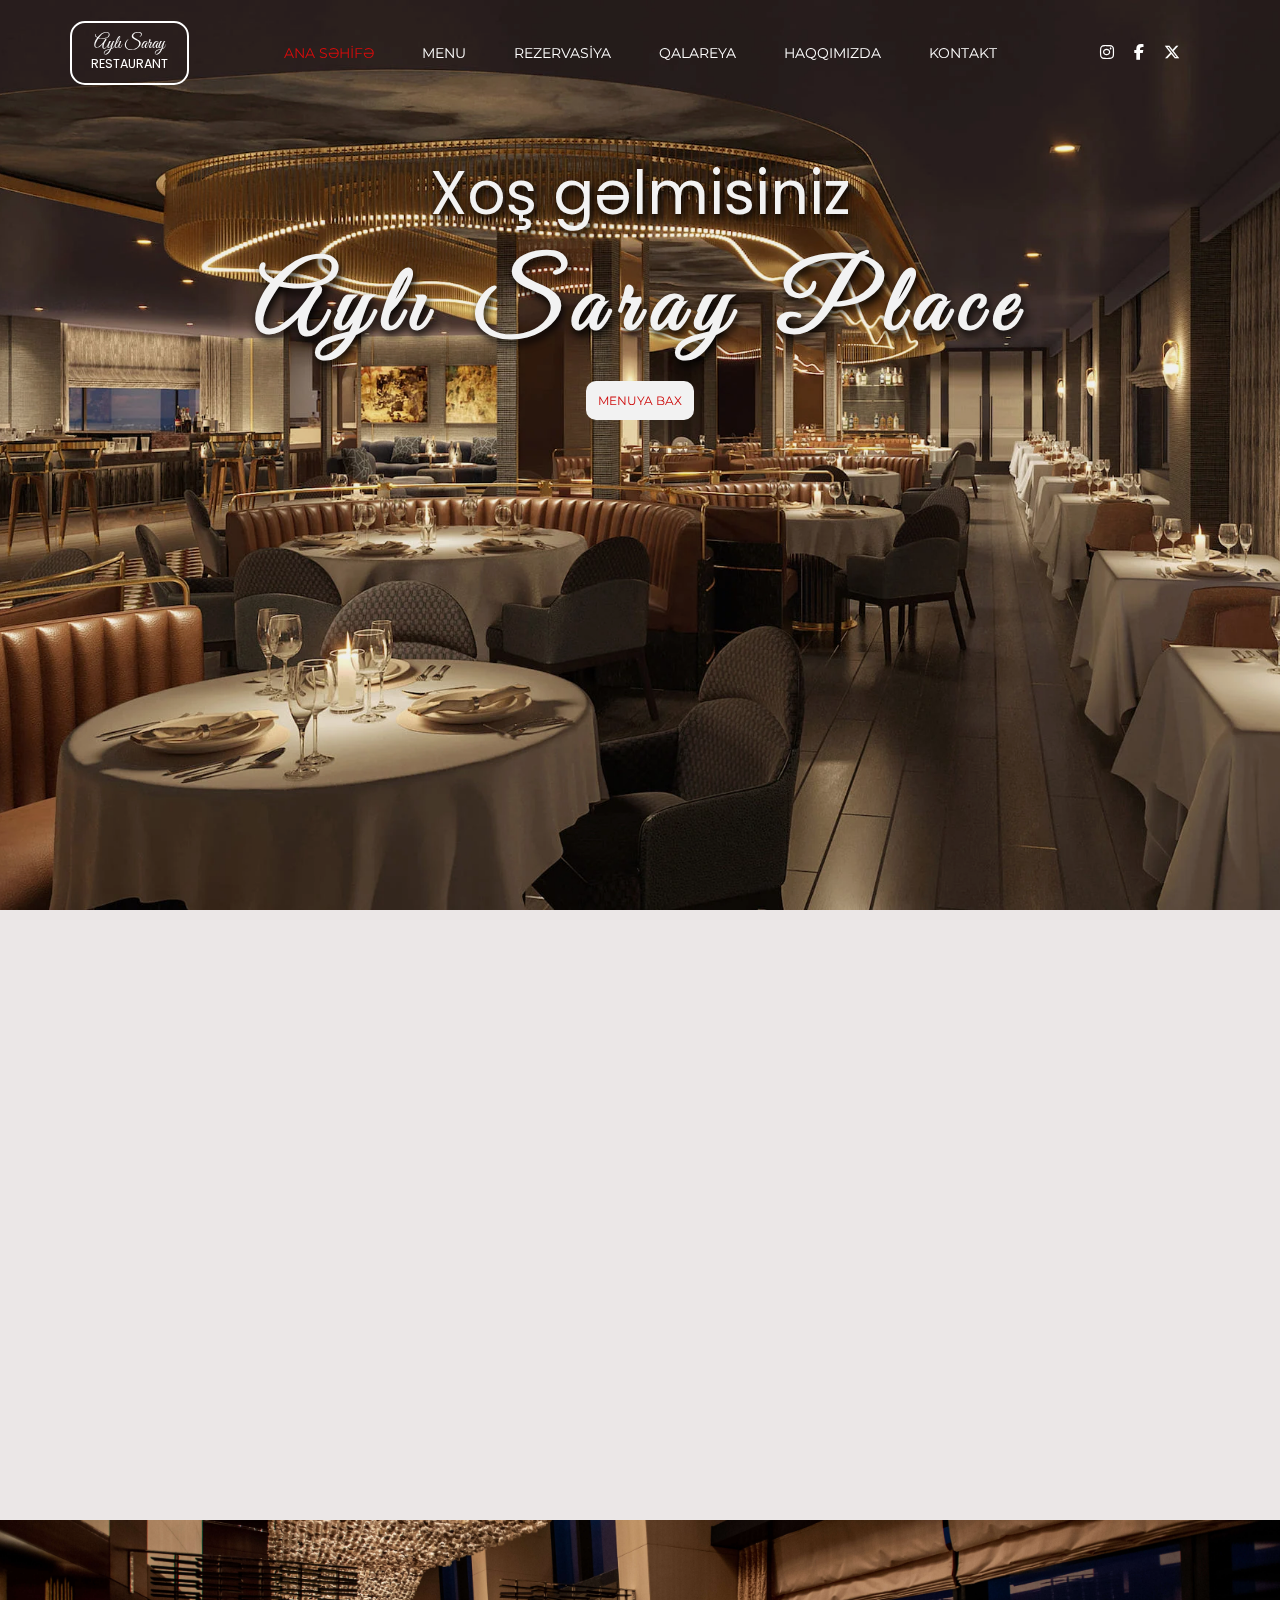
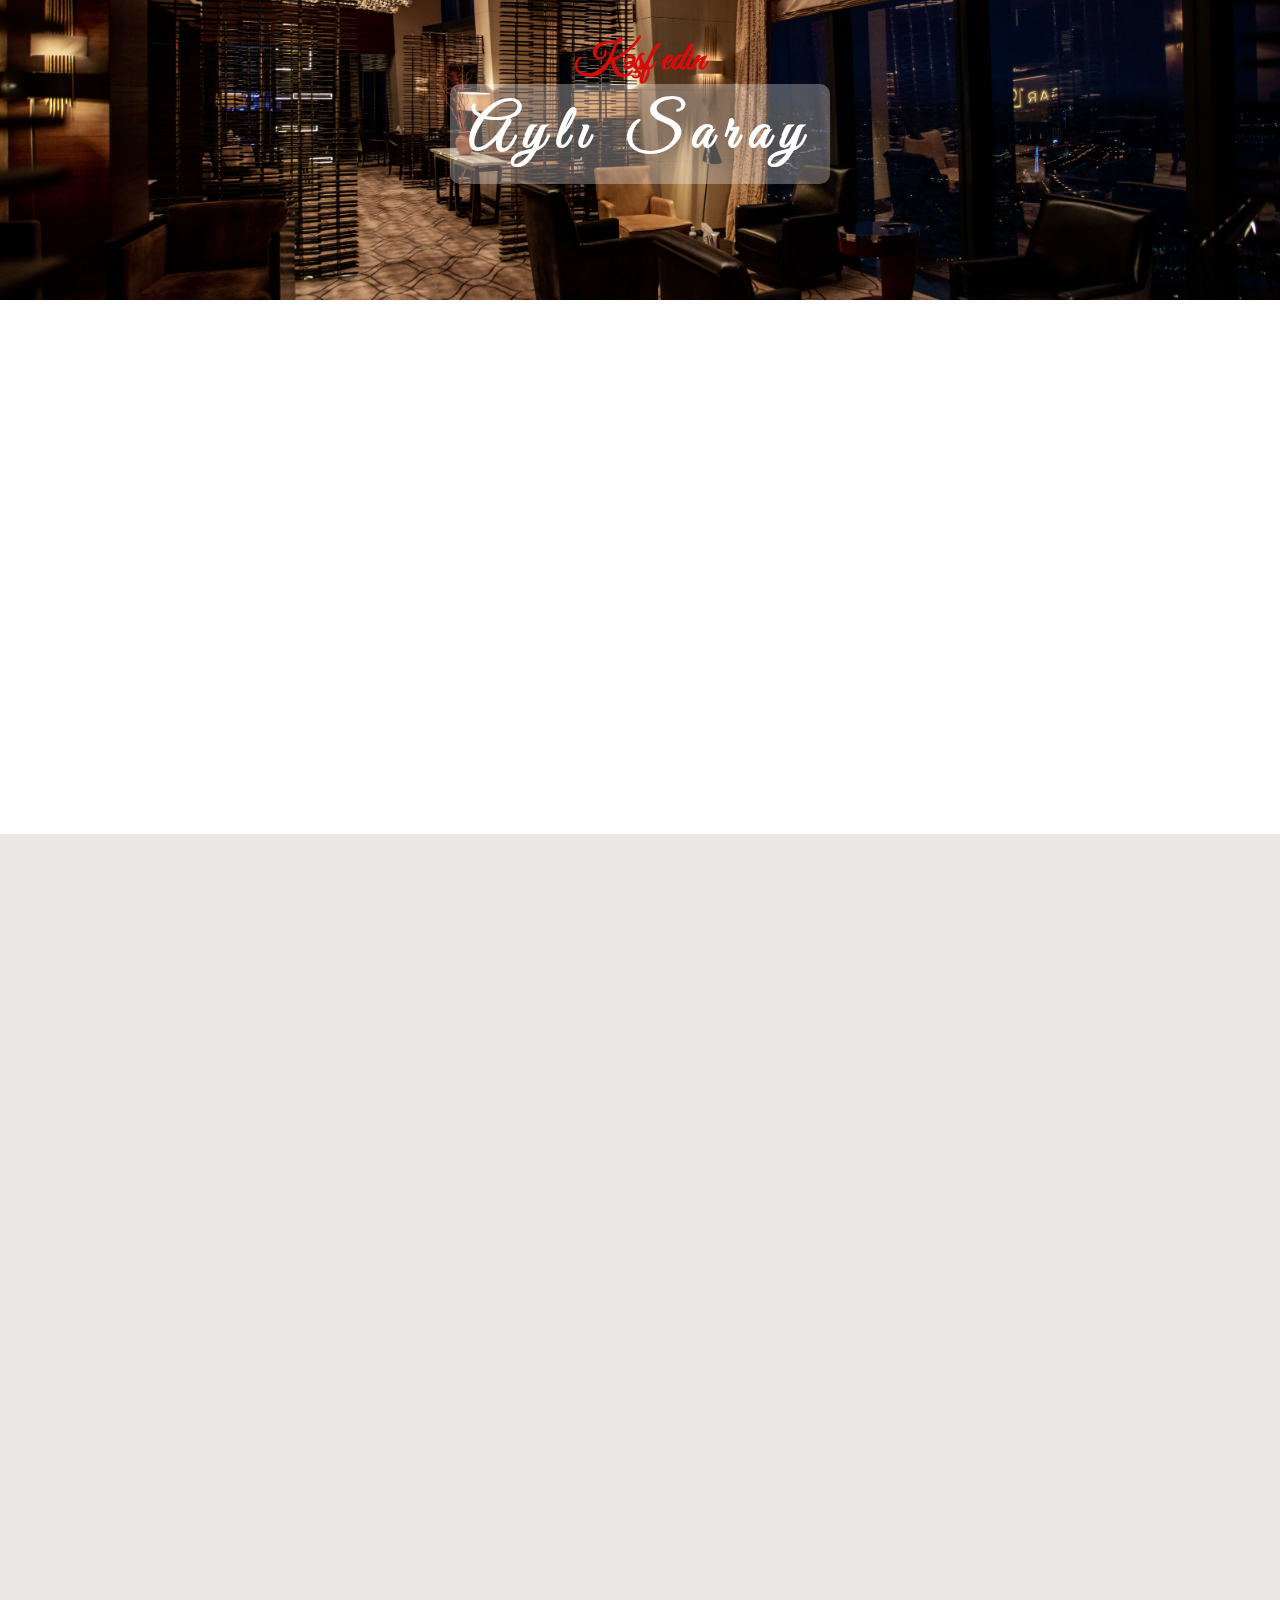
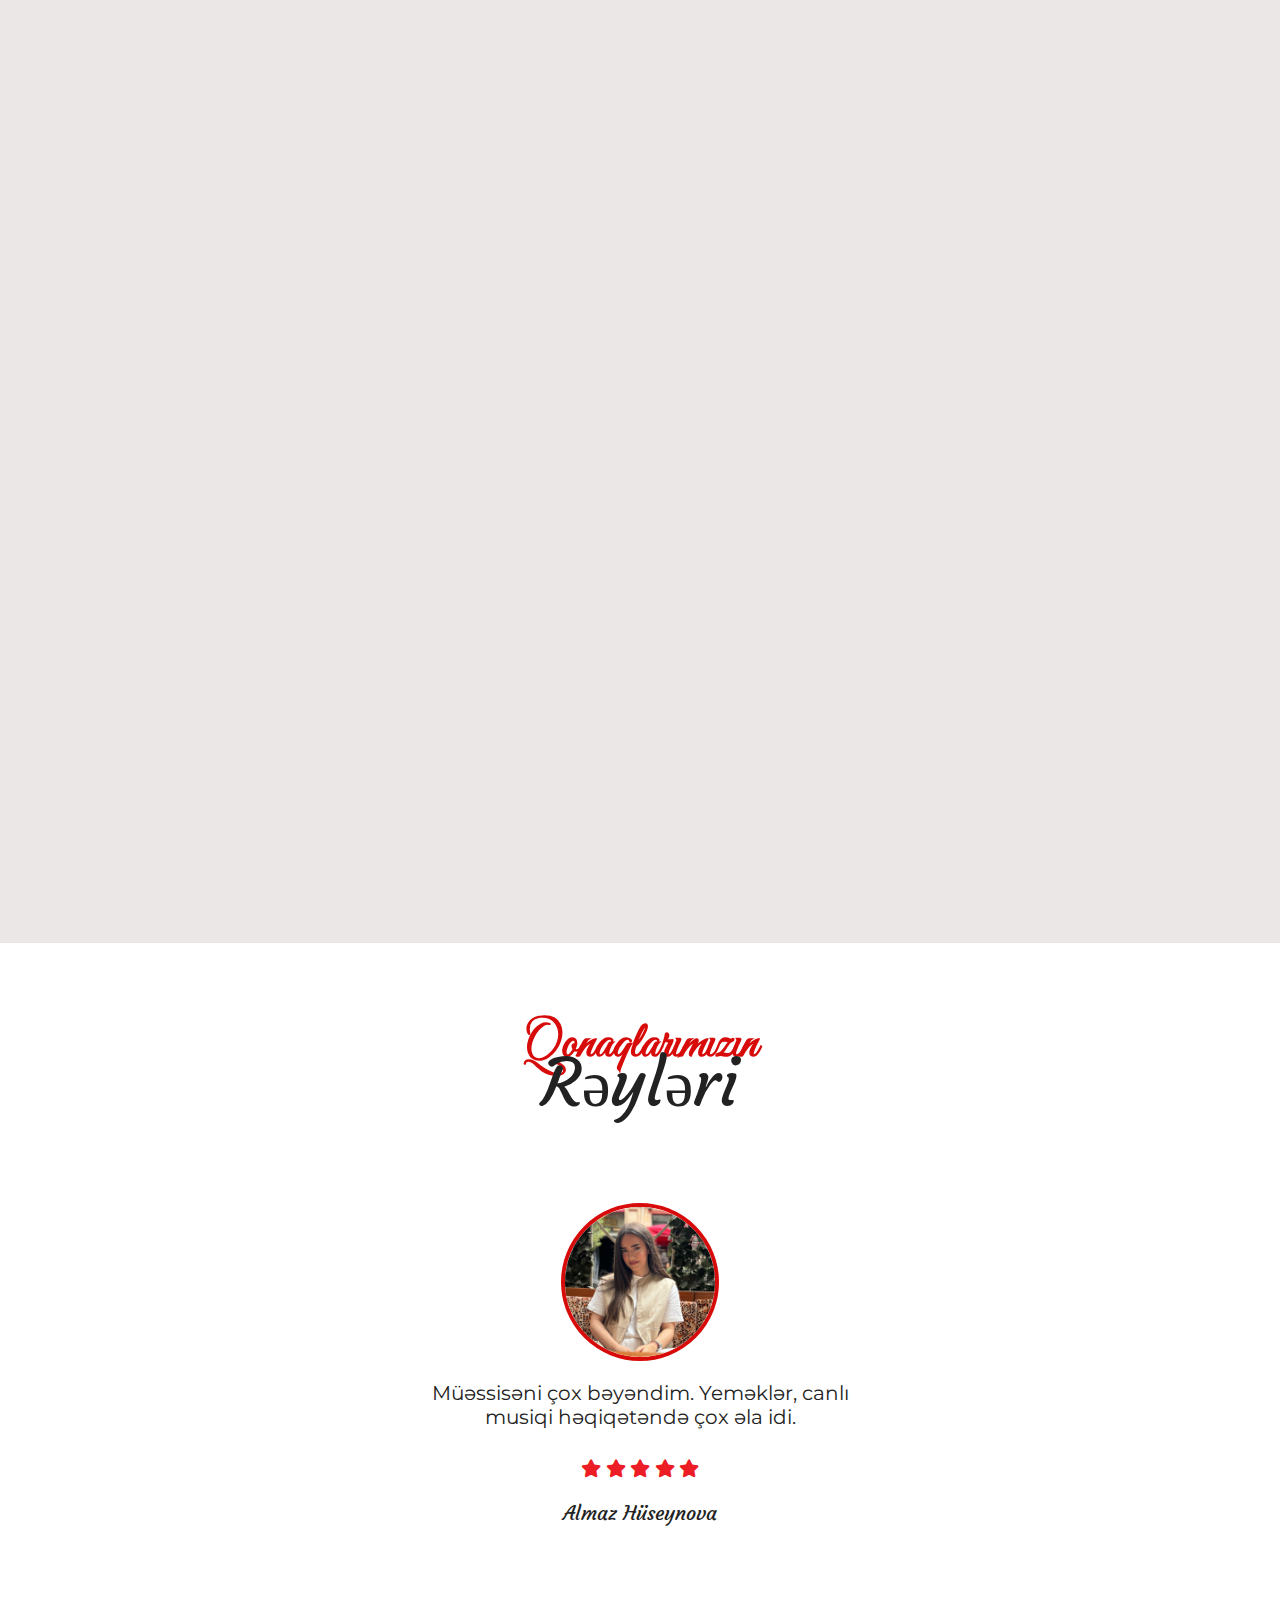
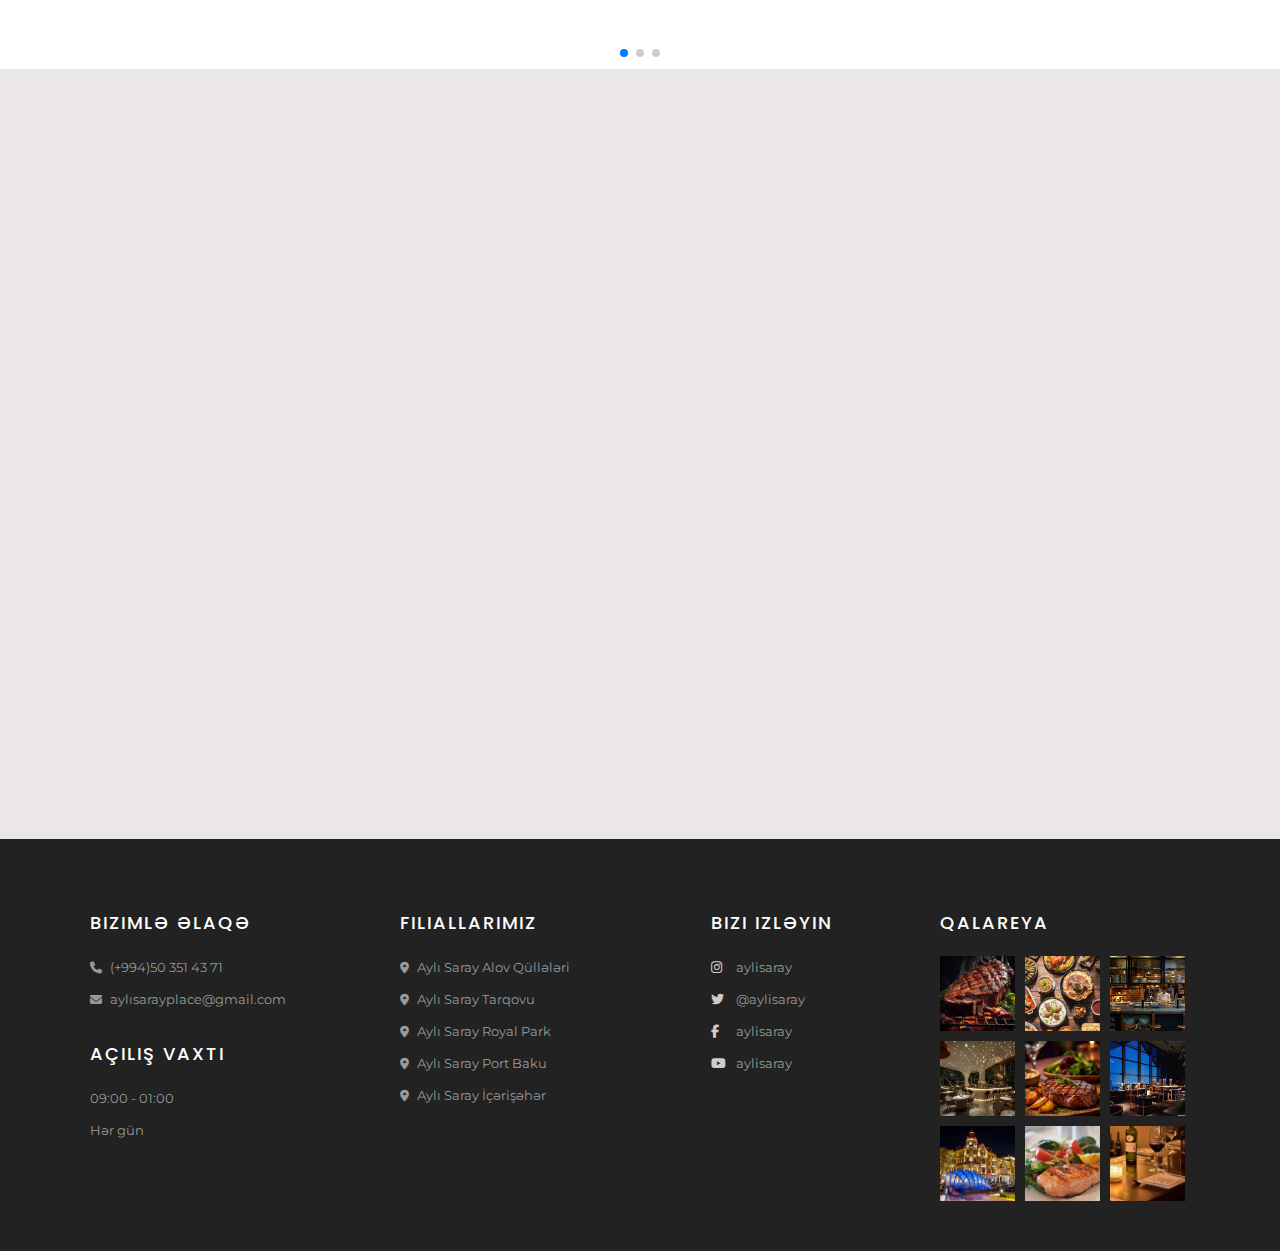
<file: index.html>
<!DOCTYPE html>
<html lang="en">
<head>
    <link rel="preconnect" href="https://fonts.googleapis.com">
<link rel="preconnect" href="https://fonts.gstatic.com" crossorigin>
<link href="https://fonts.googleapis.com/css2?family=Dancing+Script:wght@400..700&family=Great+Vibes&display=swap" rel="stylesheet">
    <link rel="stylesheet" href="https://cdn.jsdelivr.net/npm/swiper@11/swiper-bundle.min.css" />
    <link rel="preconnect" href="https://fonts.googleapis.com">
<link rel="preconnect" href="https://fonts.gstatic.com" crossorigin>
<link href="https://fonts.googleapis.com/css2?family=Great+Vibes&display=swap" rel="stylesheet">
    <link rel="stylesheet" href="https://cdnjs.cloudflare.com/ajax/libs/font-awesome/6.6.0/css/all.min.css">
    <link rel="preconnect" href="https://fonts.googleapis.com">
<link rel="preconnect" href="https://fonts.gstatic.com" crossorigin>
<link href="https://fonts.googleapis.com/css2?family=Montserrat:ital,wght@0,100..900;1,100..900&display=swap" rel="stylesheet">
    <link rel="preconnect" href="https://fonts.googleapis.com">
<link rel="preconnect" href="https://fonts.gstatic.com" crossorigin>
<link href="https://fonts.googleapis.com/css2?family=Courgette&display=swap" rel="stylesheet">
    <link rel="preconnect" href="https://fonts.googleapis.com">
<link rel="preconnect" href="https://fonts.gstatic.com" crossorigin>
<link href="https://fonts.googleapis.com/css2?family=Poppins:ital,wght@0,100;0,200;0,300;0,400;0,500;0,600;0,700;0,800;0,900;1,100;1,200;1,300;1,400;1,500;1,600;1,700;1,800;1,900&display=swap" rel="stylesheet">
    <link rel="stylesheet" href="./style.css">
    <meta charset="UTF-8">
    <meta name="viewport" content="width=device-width, initial-scale=1.0">
    <title>Document</title>
</head>
<body>
    <header>
        <div class="nav-bar-main">
            <div class="res-icon">
                <p class="rest-name">Aylı Saray</p>
                <p class="rest">RESTAURANT</p>
            </div>
                <p class="n-bars"><a id="home-first" href="./index.html">ANA SƏHİFƏ</a></p>
                <p class="n-bars"><a id="menu-first" href="./menu.html">MENU</a></p>
                <p class="n-bars"><a id="rezervation" href="./rezervasiya.html">REZERVASİYA</a></p>
                <p class="n-bars"><a id="gallery" href="./qalareya.html">QALAREYA</a></p>
                <p class="n-bars"><a id="about-us" href="./haqqimizda.html">HAQQIMIZDA</a></p>
                <p class="n-bars"><a id="contact" href="./kontakt.html">KONTAKT</a></p>
                <div class="header-icon-social">
                    <a href="https://www.instagram.com/aylisaray/"><i class="fa-brands fa-instagram" style="color: #ffffff;"></i></a>
                    <a href="https://www.facebook.com/profile.php?id=61571265106247"><i class="fa-brands fa-facebook-f" style="color: #ffffff;"></i></a>
                    <a href="https://x.com/"><i class="fa-brands fa-x-twitter" style="color: #ffffff;"></i></a>
                </div>
                <div class="two-stick">
                    <div id="t-stick"></div>
                    <div id="b-stick"></div>
                </div>
        </div>
        <div class="two-stick-new">
            <div><i class="fa-solid fa-xmark"></i></div>
            <div class="slide-bar-div">
                <ul class="slide-bar-texts">
                    <li><a id="home" href="./index.html">ANA SƏHİFƏ</a></li>
                    <li><a id="menu" href="./menu.html">MENU</a></li>
                    <li><a id="reservation-slide" href="./rezervasiya.html">REZERVASİYA</a></li>
                    <li><a id="gallery-slide" href="./qalareya.html">QALAREYA</a></li>
                    <li><a id="about-slide" href="./haqqimizda.html">HAQQIMIZDA</a></li>
                    <li><a id="contact-slide" href="./kontakt.html">KONTAKT</a></li>
                </ul>
                <!-- <a href="./game.html">oyun</a> -->
                    <div class="gallery-imgs-div">
                        <img id="g-img-mini" src="7c2e8996-b40b-4de2-98ee-a6eb16cbf416.jpeg" alt="">
                        <img id="g-img-mini" src="47f327c3-9513-4338-a1f9-edf7c5e0dab6.jpg" alt="">
                        <img id="g-img-mini" src="d65459b630105022d6e60aa6fce40b56.jpg" alt="">
                        <img id="g-img-mini" src="728c907edce27b242f64240897aab697.jpg" alt="">
                        <img id="g-img-mini" src="e6192a37-ac0f-4ad2-af02-2a8c2b1a115c.jpeg" alt="">
                        <img id="g-img-mini" src="man-made-restaurant-bar-city-wallpaper-preview.jpg" alt="">
                        <img id="g-img-mini" src="night-baku2.jpg" alt="">
                        <img id="g-img-mini" src="our-story-01.jpg.webp" alt="">
                        <img id="g-img-mini" src="our-menu-05.jpg.webp" alt="">
                    </div>
            </div>
        </div>
    </header>
    <section class="first-sec">
        <div class="header-texts">
            <div class="fade fadeOut">
                <p id="welcome">Xoş gəlmisiniz</p>
            </div>
            <div class="fade fadeOut">
                <p id="rest-name-big">Aylı Saray Place</p>
            </div>
            <div class="fade fadeOut">
                <!-- <div class="look-menu"> -->
                    <a id="l-menu" href="./menu.html">Menuya bax</a>
                <!-- </div> -->
            </div>
        </div>
    </section>
    <section class="welcome-sec">
        <div class="welcome-main-div">
            <div class="welcome-div">
                <div class="fade fadeOut">
                    <p id="w-text-big">Xoş gəlmisiniz</p>
                </div>
                <div class="fade fadeOut">
                    <p id="w-text-small">
                    Restorantımız ailəniz, sevdiklərinizlə özəl günlərinizi xoş <br>
                    keçirməyiniz üçün əla seçimdir. Təcrübəli şeflərimiz tərəfindən <br>
                    sizlər üçün hazırlanan milli və dünya mətbəxlərinə aid təamlar həm görünüşü, <br>
                    həm də dadı ilə zövqünüzü oxşayacaq. <br>
                    </p>
                </div>
                <div class="fade fadeOut">
                    <div class="haqqimizda-div">
                        <a id="haqqimizda" href="./haqqimizda.html">haqqımızda</a>
                        <i class="fa-solid fa-arrow-right" style="color: #222222;"></i>
                    </div>
                </div>
            </div>
            <div class="fade fadeOut">
                <div class="w-img-div">
                    <img id="w-img" src="./e6192a37-ac0f-4ad2-af02-2a8c2b1a115c.jpeg">
                </div>
            </div>   
        </div>
    </section>
     <section>
            <div class="discovery-main-div">
                    <p id="disc-text">Kəşf edin</p>
                    <p id="rest-name-disc">Aylı Saray</p>
            </div>
        <div class="kesf-edin-main">
            <div class="fade fadeOut">
            <div class="kesf-edin-divs">
                <div class="kesf-img-div">
                    <img id="kesf-edin-img" src="./night-view-city-baku-azerbaijan_531301-1669.avif" alt="">
                </div>
                <p id="kesf-big-text">möhtəşəm mənzərə</p>
                <p id="kesf-small-text">
                    Restorantımızdan Bakının gözəl <br>
                    mənzərəsini seyr edə biləcəksiniz.
                </p>
                <div class="haqqimizda-div">
                    <a id="haqqimizda" href="./qalareya.html">Daha ətraflı</a>
                    <i class="fa-solid fa-arrow-right" style="color: #222222;"></i>
                </div>
            </div>
            </div>
            <div class="fade fadeOut">
                <div class="kesf-edin-divs">
                <div class="kesf-img-div">
                    <img id="kesf-edin-img" src="./47f327c3-9513-4338-a1f9-edf7c5e0dab6.jpg" alt="">
                </div>
                <p id="kesf-big-text">dadlı təamlar</p>
                <p id="kesf-small-text">
                    Təcrübəli aşpazlar tərəfindən hazırlanan milli və <br>
                    dünya mətbəxlərinə aid yeməklər
                </p>
                <div class="haqqimizda-div">
                    <a id="haqqimizda" href="./qalareya.html">Daha ətraflı</a>
                    <i class="fa-solid fa-arrow-right" style="color: #222222;"></i>
                </div>
            </div>
            </div>
            <div class="fade fadeOut">
                <div class="kesf-edin-divs">
                <div class="kesf-img-div">
                    <img id="kesf-edin-img" src="./man-made-restaurant-bar-city-wallpaper-preview.jpg" alt="">
                </div>
                <p id="kesf-big-text">müasir interyer</p>
                <p id="kesf-small-text">
                    Avropadan gətirilmiş materiallar və <br>
                    xüsusi dizayn ilə hazırlanan interyer.
                </p>
                <div class="haqqimizda-div">
                    <a id="haqqimizda" href="./qalareya.html">Daha ətraflı</a>
                    <i class="fa-solid fa-arrow-right" style="color: #222222;"></i>
                </div>
            </div>
            </div>   
        </div>
    </section>
    <section class="menu-sec">
        <div class="fade fadeOut">
            <div class="start-div">
                <p id="rest-name-red">Aylı Saray</p>
                <p id="big-menu">Menu</p>
            </div>
        </div>
            <div class="menu-main-div">
                <div class="fade fadeOut">
                    <div class="menu-img-div">
                <div class="menu-effect-r"></div>
                <img id="menu-img" src="./our-menu-01.jpg.webp" alt="">
                <div class="menu-effect-l"></div>  
                <div>
                    <a id="menu-text" href="./menu.html">qəlyanaltı</a>
                </div>
                </div>
                </div>
                <div class="fade fadeOut">
                    <div class="menu-img-div">
                <div class="menu-effect-r"></div>
                <img id="menu-img" src="./our-menu-05.jpg.webp" alt="">
                <div class="menu-effect-l"></div>  
                <div>
                    <a id="menu-text" href="./menu.html">nahar</a>
                </div>
                </div>
                </div>
                <div class="fade fadeOut">
                    <div class="drink-starters">
                <div class="menu-img-div d-s">
                    <div class="menu-effect-r"></div>
                    <img id="menu-img" src="./our-menu-08.jpg.webp" alt="">
                    <div class="menu-effect-l"></div>  
                    <div>
                        <a id="menu-text" href="./menu.html">İçkilər</a>
                    </div>
                </div>
                <div class="menu-img-div d-s">
                    <div class="menu-effect-r"></div>
                    <img id="menu-img" src="./1000_F_322646877_XrW4MQB5IWRFyzkh5lsVndmXs8u0MWok.jpg" alt="">
                    <div class="menu-effect-l"></div>  
                    <div>
                        <a id="menu-text" href="./menu.html">salatlar</a>
                    </div>
                </div>
            </div>
                </div>
                <div class="fade fadeOut">
                    <div class="menu-img-div big-menu-div">
                <div class="menu-effect-r"></div>
                <img id="menu-img" src="./1816368322648c400023d17.jpg" alt="">
                <div class="menu-effect-l"></div>  
                <div>
                    <a id="menu-text" href="./menu.html">səhər yeməyi</a>
                </div>
            </div>
                </div>
                <div class="fade fadeOut">
                    <div class="menu-img-div d-s">
                <div class="menu-effect-r"></div>
                <img id="menu-img" src="./geleneksel-turk-tatlilari-826032.jpg" alt="">
                <div class="menu-effect-l"></div>  
                <div>
                    <a id="menu-text" href="./menu.html">Dessertlər</a>
                </div>
            </div>
                </div>
        </div>
    </section>
    <section class="reserv-sec">
        <div class="fade fadeOut">
            <!-- <div class="book-start-div">
                <p id="rest-n-red">Aylı Saray</p>
                <p id="big-rezerv">Rezervasiya</p>
            </div> -->
        </div>
        <div class="reserv-main-div">
            <div class="fade fadeOut">
            <div class="book-table-main">
                <div class="book-start-div">
                    <p id="rest-n-red">Aylı Saray</p>
                    <p id="big-rezerv">Rezervasiya</p>
                </div>
                <div>
                    <p id="reserv-text">
                        Restorantımızın web saytından heç bir yerə zəng etmədən masa rezervasiya edə bilərsiniz.
                        Həftənin bütün günləri saat 09:00 ilə saat 01:00 arası fəaliyyət göstəririk.
                    </p>
                </div>
                <!-- <div class="date-name-div">
                    <div class="book-div">
                        <label id="input-lab" for="input">Tarix</label>
                        <input id="input" type="date">
                    </div>
                    <div class="book-div">
                        <label id="input-lab" for="text">Adınız</label>
                        <input id="input" type="text">
                    </div>
                </div> -->
                <!-- <div class="time-phone">
                    <div class="book-div">
                        <label id="input-lab" for="text">Vaxt</label>
                        <select name="" id="input">
                            <optgroup>
                                <option value="saat">------</option>
                                <option value="saat">09:00</option>
                                <option value="saat">10:00</option>
                                <option value="saat">11:00</option>
                                <option value="saat">12:00</option>
                                <option value="saat">13:00</option>
                                <option value="saat">14:00</option>
                                <option value="saat">15:00</option>
                                <option value="saat">16:00</option>
                                <option value="saat">17:00</option>
                                <option value="saat">18:00</option>
                                <option value="saat">19:00</option>
                                <option value="saat">20:00</option>
                                <option value="saat">21:00</option>
                                <option value="saat">22:00</option>
                            </optgroup>
                        </select>
                    </div>
                    <div class="book-div">
                        <label id="input-lab" for="text">Telefon</label>
                        <input id="input" type="number">
                    </div>
                </div>
                <div class="people-email">
                    <div class="book-div">
                        <label id="input-lab" for="">Qonaq sayı</label>
                    <select name="" id="input">
                        <optgroup>
                            <option value="1 nəfər">------</option>
                            <option value="1 nəfər">1 nəfər</option>
                            <option value="1 nəfər">2 nəfər</option>
                            <option value="1 nəfər">3 nəfər</option>
                            <option value="1 nəfər">4 nəfər</option>
                            <option value="1 nəfər">5 nəfər</option>
                            <option value="1 nəfər">6 nəfər</option>
                            <option value="1 nəfər">7 nəfər</option>
                            <option value="1 nəfər">8 nəfər</option>
                            <option value="1 nəfər">9 nəfər</option>
                            <option value="1 nəfər">10 nəfər</option>
                            <option value="1 nəfər">11 nəfər</option>
                            <option value="1 nəfər">12 nəfər</option>
                        </optgroup>
                    </select>
                </div>
                <div class="book-div">
                    <label id="input-lab" for="">Email</label>
                    <input id="input" type="email">
                </div> -->
                <div class="haqqimizda-main">
                    <div class="haqqimizda-big-div">
                        <a id="haqqimizda" href="./rezervasiya.html">rezervasiya</a>
                        <i class="fa-solid fa-arrow-right" style="color: #222222;"></i>
                    </div>
                </div>
                </div>
            </div>
        <!-- </div> -->
        <div class="fade fadeOut">
             <div class="book-img-div">
                <img id="book-table-img" src="./booking-01.jpg.webp" alt="">
            </div>
        </div>
           
        </div>
    </section>
    <section>
    
    <div class="swiper mySwiper"> 
        <div class="celebr-start-div">
                <p id="celebr">Qonaqlarımızın</p>
                <p id="celebr-review">Rəyləri</p>
        </div>
        <div class="swiper-wrapper">
                <div class="swiper-slide">
            <div class="c-review-div">
                <img id="c-img" src="./d4de1445-6bfe-4795-8276-3d37fb53da9e.jpeg" alt="">
                <p id="celebr-comment">
                    Müəssisəni çox bəyəndim. Yeməklər, canlı <br>
                    musiqi həqiqətəndə çox əla idi. 
                </p>
                <div>
                    <i class="fa-solid fa-star" style="color: #ec1d25;"></i>
                    <i class="fa-solid fa-star" style="color: #ec1d25;"></i>
                    <i class="fa-solid fa-star" style="color: #ec1d25;"></i>
                    <i class="fa-solid fa-star" style="color: #ec1d25;"></i>
                    <i class="fa-solid fa-star" style="color: #ec1d25;"></i>
                </div>
                <p id="celebr-name">Almaz Hüseynova</p>
            </div>
          </div>
          <div class="swiper-slide">
            <div class="c-review-div">
            <img id="c-img" src="./31ac8df0-1b41-4505-8a4c-7e953147820d.jpeg" alt="">
            <p id="celebr-comment">
                Gəldiyim üçün çox şadam. Təkcə yeməklər deyil <br>
                həmçinin əməkdaşların isti münasibəti, <br>
                içərinin ab-havası super idi.
            </p>
            <div>
                <i class="fa-solid fa-star" style="color: #ec1d25;"></i>
                <i class="fa-solid fa-star" style="color: #ec1d25;"></i>
                <i class="fa-solid fa-star" style="color: #ec1d25;"></i>
                <i class="fa-solid fa-star" style="color: #ec1d25;"></i>
                <i class="fa-solid fa-star" style="color: #ec1d25;"></i>
            </div>
            <p id="celebr-name">Kərim Kərimli</p>
            </div>
        </div>
          <div class="swiper-slide">
            <div class="c-review-div">
                <img id="c-img" src="./68670ca2-8841-4fc6-9657-e10a6863afa1.jpeg" alt="">
                <p id="celebr-comment">
                    Şəhərimizdə belə restoranların olmağı sevindirici <br>
                    haldı. Mənzərə həqiqətəndə möhtəşəm idi.
                </p>
                <div>
                    <i class="fa-solid fa-star" style="color: #ec1d25;"></i>
                    <i class="fa-solid fa-star" style="color: #ec1d25;"></i>
                    <i class="fa-solid fa-star" style="color: #ec1d25;"></i>
                    <i class="fa-solid fa-star" style="color: #ec1d25;"></i>
                    <i class="fa-solid fa-star" style="color: #ec1d25;"></i>
                </div>
                <p id="celebr-name">Sara Hüseynova</p>
            </div>
          </div>
        </div>
        <div class="swiper-pagination"></div>
      </div>
    </section>
    <section class="about-sec">
        <div class="a-imgs-div">
            <div class="fade fadeOut">
                <div class="about-images1">
                    <img id="a-img1" src="master-slides-01.jpg.webp" alt="">
                </div>
            </div> 
            <div class="fade fadeOut">
                <div class="about-images2">
                    <img id="a-img2" src="master-slides-02.jpg.webp" alt="">
                </div>
            </div>
        </div>    
        <div class="about-texts">
            <div class="a-start-text">
                <div class="fade fadeOut">
                    <p id="a-res-name">Aylı Saray</p>
                    <p id="a-big">Haqqımızda</p>
                </div>
            </div>
            <div class="fade fadeOut a-text-fade">
                <p id="a-text">
                Restorantımız ailəniz, sevdiklərinizlə özəl günlərinizi xoş
                keçirməyiniz üçün əla seçimdir. Təcrübəli şeflərimiz tərəfindən 
                sizlər üçün hazırlanan milli və dünya mətbəxlərinə aid təamlar həm görünüşü,
                həm də dadı ilə zövqünüzü oxşayacaq. <br> <br>
                <span id="o-text">Açıqdır: B.e - Ş</span>
                <span id="o-time">09:00 - 01:00</span> <br> 
                <!-- <a id="o-num" href="https://wa.me/+994503514371">+994-50-351-43-71</a> -->
                </p> 
            </div>
        </div>
    </section>
    <footer>
        <div class="footer-main-div">
            <div class="contact-open-div">
                <div>
                    <p id="f-big-text">bizimlə əlaqə</p>
                    <p id="f-small-text"><i class="fa-solid fa-phone" style="color: #999999;"></i> (+994)50 351 43 71</p>
                    <p id="f-small-text"><i class="fa-solid fa-envelope" style="color: #999999;"></i> aylısarayplace@gmail.com</p>
                </div>
                <div>
                    <p id="f-big-text">Açılış vaxtı</p>
                    <p id="f-small-text">09:00 - 01:00</p>
                    <p id="f-small-text">Hər gün</p>
                </div>
            </div>
            <div class="sec-div">
                <p id="f-big-text">Filiallarımız</p>
                <p id="f-small-text"><i class="fa-solid fa-location-dot" style="color: #999999;"></i> Aylı Saray Alov Qüllələri</p>
                <p id="f-small-text"><i class="fa-solid fa-location-dot" style="color: #999999;"></i> Aylı Saray Tarqovu</p>
                <p id="f-small-text"><i class="fa-solid fa-location-dot" style="color: #999999;"></i> Aylı Saray Royal Park</p>
                <p id="f-small-text"><i class="fa-solid fa-location-dot" style="color: #999999;"></i> Aylı Saray Port Baku</p>
                <p id="f-small-text"><i class="fa-solid fa-location-dot" style="color: #999999;"></i> Aylı Saray İçərişəhər</p>
            </div>
            <div class="contact-us-social">
                <p id="f-big-text">Bizi izləyin</p>
                <p id="f-small-text"><i class="fa-brands fa-instagram contact-icons" style="color: #cccccc;"></i> aylisaray</p>
                <p id="f-small-text"><i class="fa-brands fa-twitter contact-icons" style="color: #cccccc;"></i> @aylisaray</p>
                <p id="f-small-text"><i class="fa-brands fa-facebook-f contact-icons" style="color: #cccccc;"></i> aylisaray</p>
                <p id="f-small-text"><i class="fa-brands fa-youtube contact-icons" style="color: #cccccc;"></i> aylisaray</p>
            </div>
            <div class="gallery-div">
                <p id="f-big-text">Qalareya</p>
                <div class="gallery-imgs-div">
                    <img id="g-img-mini" src="7c2e8996-b40b-4de2-98ee-a6eb16cbf416.jpeg" alt="">
                    <img id="g-img-mini" src="47f327c3-9513-4338-a1f9-edf7c5e0dab6.jpg" alt="">
                    <img id="g-img-mini" src="d65459b630105022d6e60aa6fce40b56.jpg" alt="">
                    <img id="g-img-mini" src="728c907edce27b242f64240897aab697.jpg" alt="">
                    <img id="g-img-mini" src="e6192a37-ac0f-4ad2-af02-2a8c2b1a115c.jpeg" alt="">
                    <img id="g-img-mini" src="man-made-restaurant-bar-city-wallpaper-preview.jpg" alt="">
                    <img id="g-img-mini" src="night-baku2.jpg" alt="">
                    <img id="g-img-mini" src="our-story-01.jpg.webp" alt="">
                    <img id="g-img-mini" src="our-menu-05.jpg.webp" alt="">
                </div>
            </div>
        </div>
    <div class="modal-back">
        <div class="modal">
            <div class="modal-main-div">
                <div class="exit-modal">
                    <i class="fa-solid fa-x" style="color: #ebebeb;"></i>
                </div>
                <div class="previous-main">
                    <div id="previous">
                        <i class="fa-solid fa-angle-left" style="color: #eff1f5;"></i>
                    </div>
                </div>
                    <div class="modal-imgs">
                        <img class="m-active" src="7c2e8996-b40b-4de2-98ee-a6eb16cbf416.jpeg" alt="">
                        <img src="47f327c3-9513-4338-a1f9-edf7c5e0dab6.jpg" alt="">
                        <img src="d65459b630105022d6e60aa6fce40b56.jpg" alt="">
                        <img src="728c907edce27b242f64240897aab697.jpg" alt="">
                        <img src="e6192a37-ac0f-4ad2-af02-2a8c2b1a115c.jpeg" alt="">
                        <img src="man-made-restaurant-bar-city-wallpaper-preview.jpg" alt="">
                        <img src="night-baku2.jpg" alt="">
                        <img src="our-story-01.jpg.webp" alt="">
                        <img src="our-menu-05.jpg.webp" alt="">
                    </div>
                <div class="next-main">
                    <div id="next">
                        <i class="fa-solid fa-angle-right" style="color: #eff1f5;"></i>
                    </div>
                </div>
            </div>
            <div class="exit-btn"></div>
            <div class="img-num-div">
                <p id="img-num">images <span id="img-num-span">1</span> of 9</p>
            </div>
        </div>
    </div>
    </footer>
      <script src="https://cdn.jsdelivr.net/npm/swiper@11/swiper-bundle.min.js"></script>
      <script src="./app.js"></script>
</body>
</html>
</file>
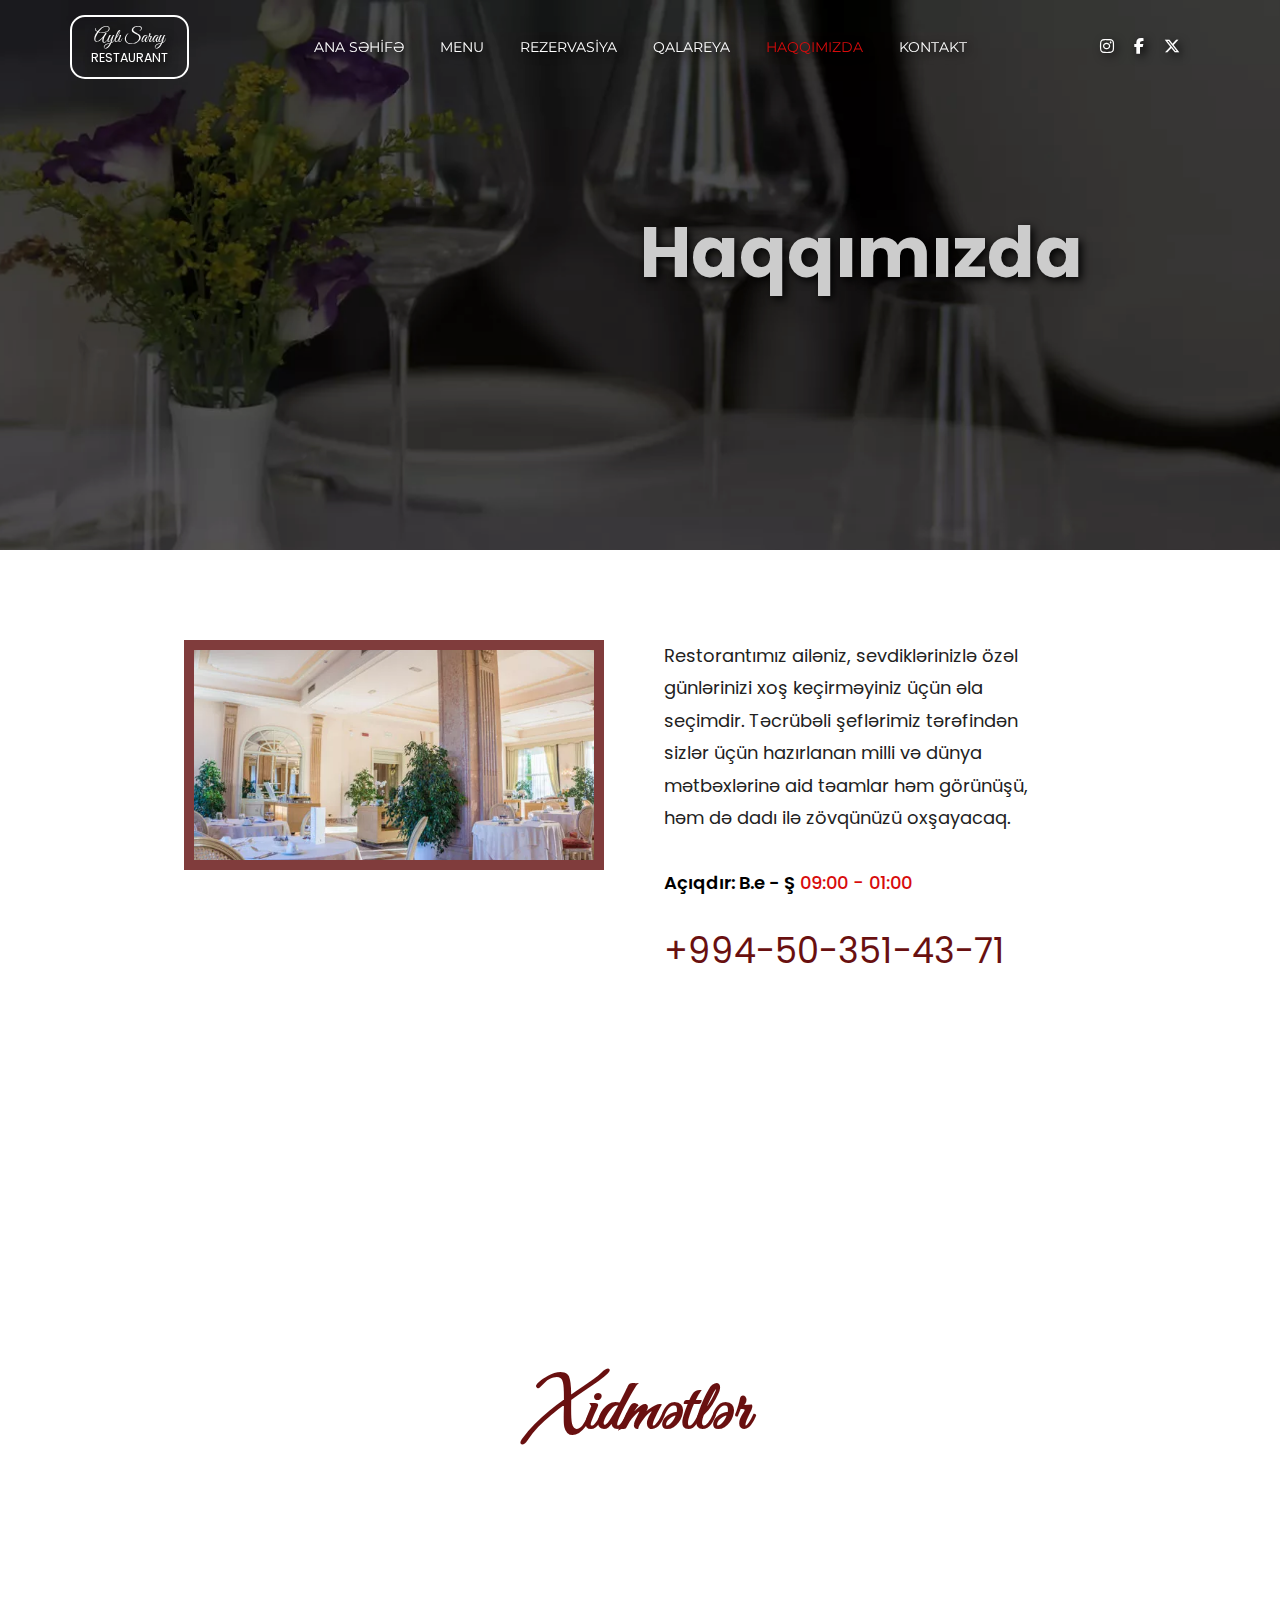
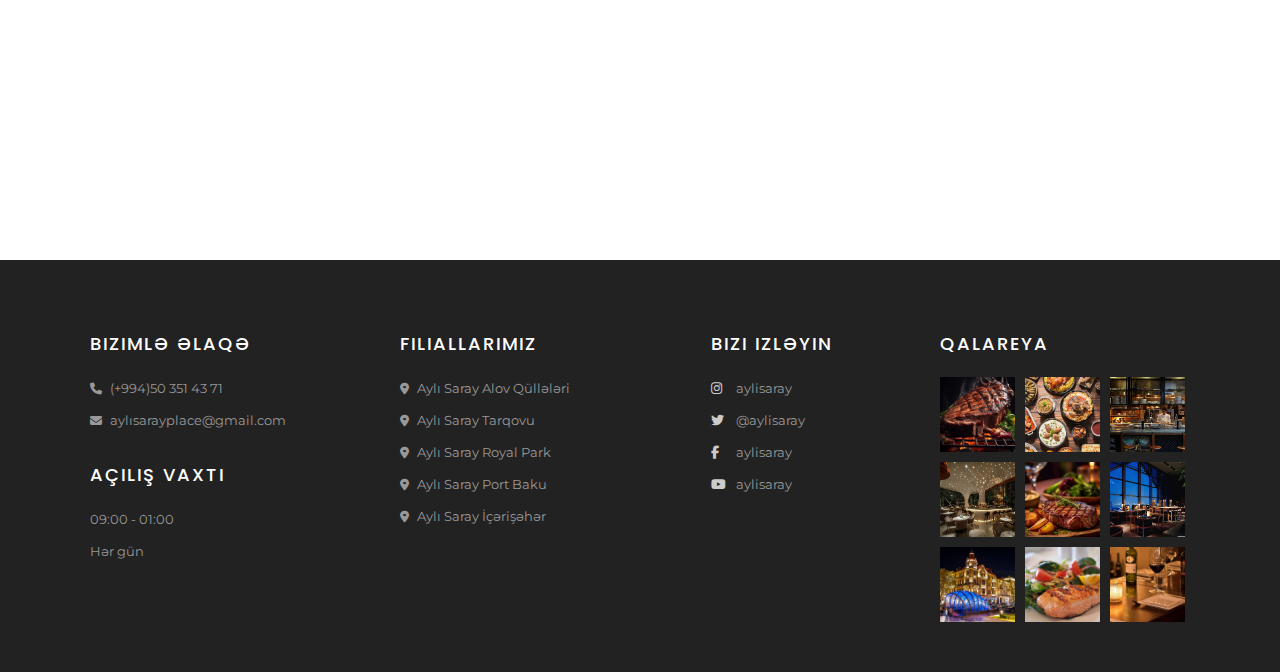
<file: haqqimizda.html>
<!DOCTYPE html>
<html lang="en">
<head>
    <link rel="stylesheet" href="https://cdn.jsdelivr.net/npm/swiper@11/swiper-bundle.min.css" />
    <link rel="preconnect" href="https://fonts.googleapis.com">
<link rel="preconnect" href="https://fonts.gstatic.com" crossorigin>
<link href="https://fonts.googleapis.com/css2?family=Great+Vibes&display=swap" rel="stylesheet">
    <link rel="stylesheet" href="https://cdnjs.cloudflare.com/ajax/libs/font-awesome/6.6.0/css/all.min.css">
    <link rel="preconnect" href="https://fonts.googleapis.com">
<link rel="preconnect" href="https://fonts.gstatic.com" crossorigin>
<link href="https://fonts.googleapis.com/css2?family=Montserrat:ital,wght@0,100..900;1,100..900&display=swap" rel="stylesheet">
    <link rel="preconnect" href="https://fonts.googleapis.com">
<link rel="preconnect" href="https://fonts.gstatic.com" crossorigin>
<link href="https://fonts.googleapis.com/css2?family=Courgette&display=swap" rel="stylesheet">
    <link rel="preconnect" href="https://fonts.googleapis.com">
<link rel="preconnect" href="https://fonts.gstatic.com" crossorigin>
<link href="https://fonts.googleapis.com/css2?family=Poppins:ital,wght@0,100;0,200;0,300;0,400;0,500;0,600;0,700;0,800;0,900;1,100;1,200;1,300;1,400;1,500;1,600;1,700;1,800;1,900&display=swap" rel="stylesheet">
    <link rel="stylesheet" href="./style4.css">
    <meta charset="UTF-8">
    <meta name="viewport" content="width=device-width, initial-scale=1.0">
    <title>Document</title>
</head>
<body>
    <header>
        <div class="nav-bar-main">
            <div class="res-icon">
                <p class="rest-name">Aylı Saray</p>
                <p class="rest">RESTAURANT</p>
            </div>
            <p class="active" id="n-bars"><a id="home-first" href="./index.html">ANA SƏHİFƏ</a></p>
            <p id="n-bars"><a id="menu-first" href="./menu.html">MENU</a></p>
            <p id="n-bars"><a id="rezervation" href="./rezervasiya.html">REZERVASİYA</a></p>
            <p id="n-bars"><a id="gallery" href="./qalareya.html">QALAREYA</a></p>
            <p id="n-bars"><a id="about-us" href="./haqqimizda.html">HAQQIMIZDA</a></p>
            <p id="n-bars"><a id="contact" href="./kontakt.html">KONTAKT</a></p>
                <div class="header-icon-social">
                    <a href="https://www.instagram.com/aylisaray/"><i class="fa-brands fa-instagram" style="color: #ffffff;"></i></a>
                    <a href="https://www.facebook.com/profile.php?id=61571265106247"><i class="fa-brands fa-facebook-f" style="color: #ffffff;"></i></a>
                    <a href="https://x.com/"><i class="fa-brands fa-x-twitter" style="color: #ffffff;"></i></a>
                </div>
                <div class="two-stick">
                    <div id="t-stick"></div>
                    <div id="b-stick"></div>
                </div>
        </div>
        <div class="two-stick-new">
            <div><i class="fa-solid fa-xmark"></i></div>
            <div class="slide-bar-div">
                <ul class="slide-bar-texts">
                    <li><a id="home" href="./index.html">ANA SƏHİFƏ</a></li>
                    <li><a id="menu" href="./menu.html">MENU</a></li>
                    <li><a id="reservation-slide" href="./rezervasiya.html">REZERVASİYA</a></li>
                    <li><a id="gallery-slide" href="./qalareya.html">QALAREYA</a></li>
                    <li><a id="about-slide" href="./haqqimizda.html">HAQQIMIZDA</a></li>
                    <li><a id="contact-slide" href="./kontakt.html">KONTAKT</a></li>
                </ul>
                <!-- <a href="./game.html">oyun</a> -->
                    <div class="gallery-imgs-div">
                        <img id="g-img-mini" src="7c2e8996-b40b-4de2-98ee-a6eb16cbf416.jpeg" alt="">
                        <img id="g-img-mini" src="47f327c3-9513-4338-a1f9-edf7c5e0dab6.jpg" alt="">
                        <img id="g-img-mini" src="d65459b630105022d6e60aa6fce40b56.jpg" alt="">
                        <img id="g-img-mini" src="728c907edce27b242f64240897aab697.jpg" alt="">
                        <img id="g-img-mini" src="e6192a37-ac0f-4ad2-af02-2a8c2b1a115c.jpeg" alt="">
                        <img id="g-img-mini" src="man-made-restaurant-bar-city-wallpaper-preview.jpg" alt="">
                        <img id="g-img-mini" src="night-baku2.jpg" alt="">
                        <img id="g-img-mini" src="our-story-01.jpg.webp" alt="">
                        <img id="g-img-mini" src="our-menu-05.jpg.webp" alt="">
                    </div>
            </div>
        </div>
    </header>
    <section class="first-sec-g">
        <div class="fade fadeOut">
            <div class="g-text-big">
                <p id="g-text-p">Haqqımızda</p>
            </div>
        </div>
    </section>
    <div class="fade fadeOut">
    <section class="about-main-sec">
        
            <div class="rest-map-div">
                <img id="rest-map" src="./about-item-1.jpg.webp" alt="">
                <!-- <iframe id="rest-map" src="https://www.google.com/maps/embed?pb=!1m18!1m12!1m3!1d6478.660033823327!2d49.82548126761879!3d40.359558897617205!2m3!1f0!2f0!3f0!3m2!1i1024!2i768!4f13.1!3m3!1m2!1s0x40307dd2a51bb717%3A0x206018b2765a243e!2zQWxvdiBRw7xsbMmZbMmZcmk!5e0!3m2!1saz!2saz!4v1733316225953!5m2!1saz!2saz" width="600" height="450" style="border:0;" allowfullscreen="" loading="lazy" referrerpolicy="no-referrer-when-downgrade"></iframe> -->
            </div>
            <div class="about-texts">
                <p id="a-text">
                    Restorantımız ailəniz, sevdiklərinizlə özəl günlərinizi xoş
                    keçirməyiniz üçün əla seçimdir. Təcrübəli şeflərimiz tərəfindən 
                    sizlər üçün hazırlanan milli və dünya mətbəxlərinə aid təamlar həm görünüşü,
                    həm də dadı ilə zövqünüzü oxşayacaq. <br> <br>
                    <span id="o-text">Açıqdır: B.e - Ş</span>
                    <span id="o-time">09:00 - 01:00</span> <br> 
                    <a id="o-num" href="https://wa.me/+994503514371">+994-50-351-43-71</a>
                </p> 
            </div>
    </section>
    </div>
    <section>
        <div class="xrono-div">
            <div class="fade fadeOut">
                <div class="xrono-text-main">
                    <p id="xrono-num1">0</p>
                    <p id="xrono-text">illik təcrübə</p>
                </div>
            </div>
            <div class="fade fadeOut">
                <div class="xrono-text-main">
                    <p id="xrono-num2">0</p>
                    <p id="xrono-text">Çeşid təam</p>                
                </div>
            </div>
            <div class="fade fadeOut">
                <div class="xrono-text-main">
                    <p id="xrono-num3">0</p>
                    <p id="xrono-text">əməkdaş</p>
                </div>
            </div>
            <div class="fade fadeOut">
                <div class="xrono-text-main">
                    <p id="xrono-num4">0</p>
                    <p id="xrono-text">xoşbəxt müştəri</p>
                </div>
            </div>
        </div>
    </section>
    <section>
        <p id="services-text">Xidmətlər</p>
        <div class="services-main-div">
            <div class="fade fadeOut">
                <div class="services-div">
                    <i id="services-icon" class="fa-solid fa-cake-candles" style="color: #691010;"></i>
                    <p id="services-bold-text">Ad günü Partisi</p>
                    <p id="services-thin-text">
                        Restorantımız ad günlərinizi <br>
                        keçirməyiniz üçün əla <br>
                        seçimdir.
                    </p>
                </div>
            </div>
            <div class="fade fadeOut">
                <div class="services-div">
                    <i id="services-icon" class="fa-solid fa-handshake" style="color: #691010;"></i>
                    <p id="services-bold-text">Biznes Görüşü</p>
                    <p id="services-thin-text">
                        Restorantımızda biznes görüşlərinizi <br>
                        keçirdə və ləzzətli təamlarımızdan <br>
                        dada bilərsiniz. 
                    </p>
                </div>
            </div>
            <div class="fade fadeOut">
                <div class="services-div">
                    <i id="services-icon" class="fa-solid fa-heart" style="color: #691010;"></i>
                    <p id="services-bold-text">Toy Məclisi</p>
                    <p id="services-thin-text">
                        Ən gözəl gününüzü bizimlə <br>
                        keçirdə bilərsizin.
                    </p>
                </div>
            </div>
        </div>
    </section>
    <footer>
        <div class="footer-main-div">
            <div class="contact-open-div">
                <div>
                    <p id="f-big-text">bizimlə əlaqə</p>
                    <p id="f-small-text"><i class="fa-solid fa-phone" style="color: #999999;"></i> (+994)50 351 43 71</p>
                    <p id="f-small-text" class="rest-email"><i class="fa-solid fa-envelope" style="color: #999999;"></i> aylısarayplace@gmail.com</p>
                </div>
                <div>
                    <p id="f-big-text">Açılış vaxtı</p>
                    <p id="f-small-text">09:00 - 01:00</p>
                    <p id="f-small-text">Hər gün</p>
                </div>
            </div>
            <div class="sec-div">
                <p id="f-big-text">Filiallarımız</p>
                <p id="f-small-text"><i class="fa-solid fa-location-dot" style="color: #999999;"></i> Aylı Saray Alov Qüllələri</p>
                <p id="f-small-text"><i class="fa-solid fa-location-dot" style="color: #999999;"></i> Aylı Saray Tarqovu</p>
                <p id="f-small-text"><i class="fa-solid fa-location-dot" style="color: #999999;"></i> Aylı Saray Royal Park</p>
                <p id="f-small-text"><i class="fa-solid fa-location-dot" style="color: #999999;"></i> Aylı Saray Port Baku</p>
                <p id="f-small-text"><i class="fa-solid fa-location-dot" style="color: #999999;"></i> Aylı Saray İçərişəhər</p>
            </div>
            <div class="contact-us-social">
                <p id="f-big-text">Bizi izləyin</p>
                <p id="f-small-text"><i class="fa-brands fa-instagram contact-icons" style="color: #cccccc;"></i> aylisaray</p>
                <p id="f-small-text"><i class="fa-brands fa-twitter contact-icons" style="color: #cccccc;"></i> @aylisaray</p>
                <p id="f-small-text"><i class="fa-brands fa-facebook-f contact-icons" style="color: #cccccc;"></i> aylisaray</p>
                <p id="f-small-text"><i class="fa-brands fa-youtube contact-icons" style="color: #cccccc;"></i> aylisaray</p>
            </div>
            <div class="gallery-div">
                <p id="f-big-text">Qalareya</p>
                <div class="gallery-imgs-div">
                    <img id="g-img-mini" src="7c2e8996-b40b-4de2-98ee-a6eb16cbf416.jpeg" alt="">
                    <img id="g-img-mini" src="47f327c3-9513-4338-a1f9-edf7c5e0dab6.jpg" alt="">
                    <img id="g-img-mini" src="d65459b630105022d6e60aa6fce40b56.jpg" alt="">
                    <img id="g-img-mini" src="728c907edce27b242f64240897aab697.jpg" alt="">
                    <img id="g-img-mini" src="e6192a37-ac0f-4ad2-af02-2a8c2b1a115c.jpeg" alt="">
                    <img id="g-img-mini" src="man-made-restaurant-bar-city-wallpaper-preview.jpg" alt="">
                    <img id="g-img-mini" src="night-baku2.jpg" alt="">
                    <img id="g-img-mini" src="our-story-01.jpg.webp" alt="">
                    <img id="g-img-mini" src="our-menu-05.jpg.webp" alt="">
                </div>
            </div>
        </div>
        <div class="modal-back">
          <div class="modal">
            <div class="modal-main-div">
                <div class="exit-modal">
                    <i class="fa-solid fa-x" style="color: #ebebeb;"></i>
                </div>
                <div class="previous-main">
                    <div id="previous">
                        <i class="fa-solid fa-angle-left" style="color: #eff1f5;"></i>
                    </div>
                </div>
                <div class="modal-imgs">
                    <img class="m-active" src="7c2e8996-b40b-4de2-98ee-a6eb16cbf416.jpeg" alt="">
                    <img src="47f327c3-9513-4338-a1f9-edf7c5e0dab6.jpg" alt="">
                    <img src="d65459b630105022d6e60aa6fce40b56.jpg" alt="">
                    <img src="728c907edce27b242f64240897aab697.jpg" alt="">
                    <img src="e6192a37-ac0f-4ad2-af02-2a8c2b1a115c.jpeg" alt="">
                    <img src="man-made-restaurant-bar-city-wallpaper-preview.jpg" alt="">
                    <img src="night-baku2.jpg" alt="">
                    <img src="our-story-01.jpg.webp" alt="">
                    <img src="our-menu-05.jpg.webp" alt="">
                </div>
                <div class="next-main">
                    <div id="next">
                        <i class="fa-solid fa-angle-right" style="color: #eff1f5;"></i>
                    </div>
                </div>
            </div>
            <div class="exit-btn"></div>
            <div class="img-num-div">
                <p id="img-num">images <span id="img-num-span">1</span> of 9</p>
            </div>
        </div>
        </div>
    </footer>
    <script src="./app4.js"></script>
</body>
</html>
</file>
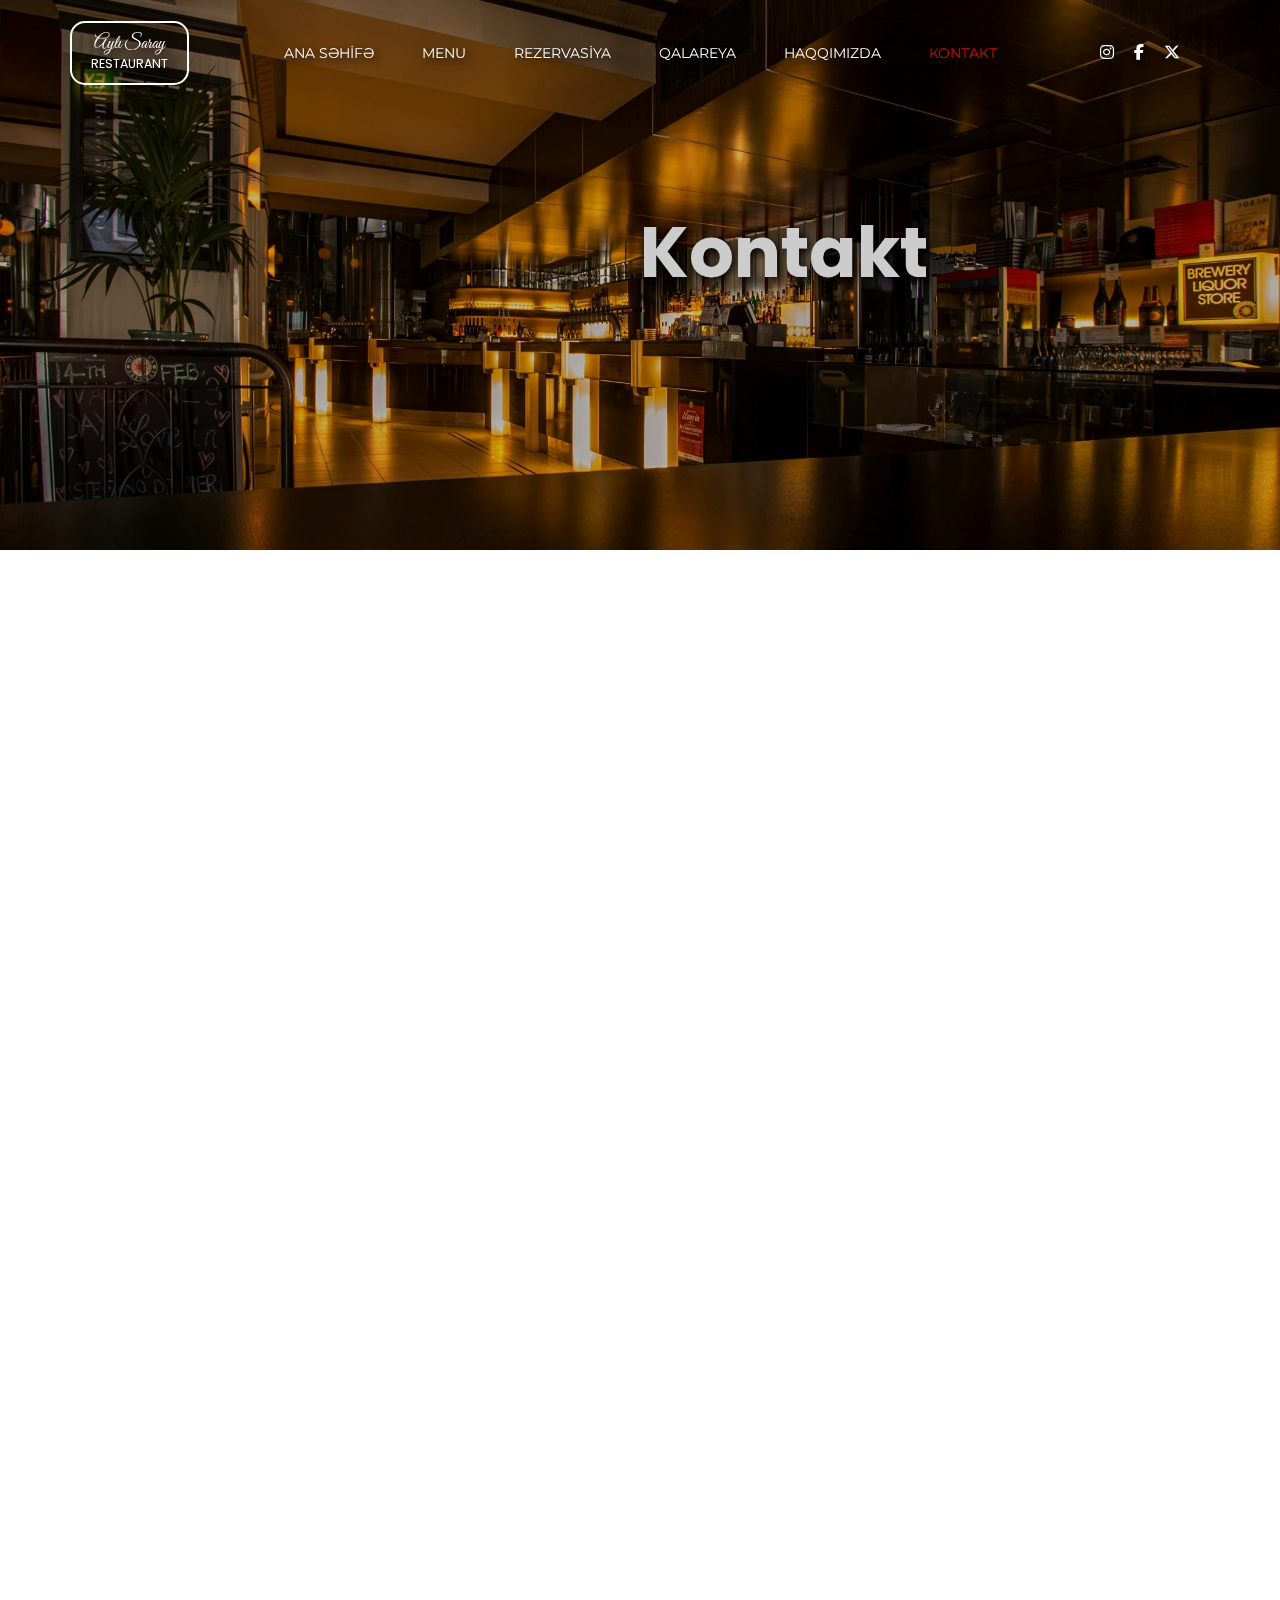
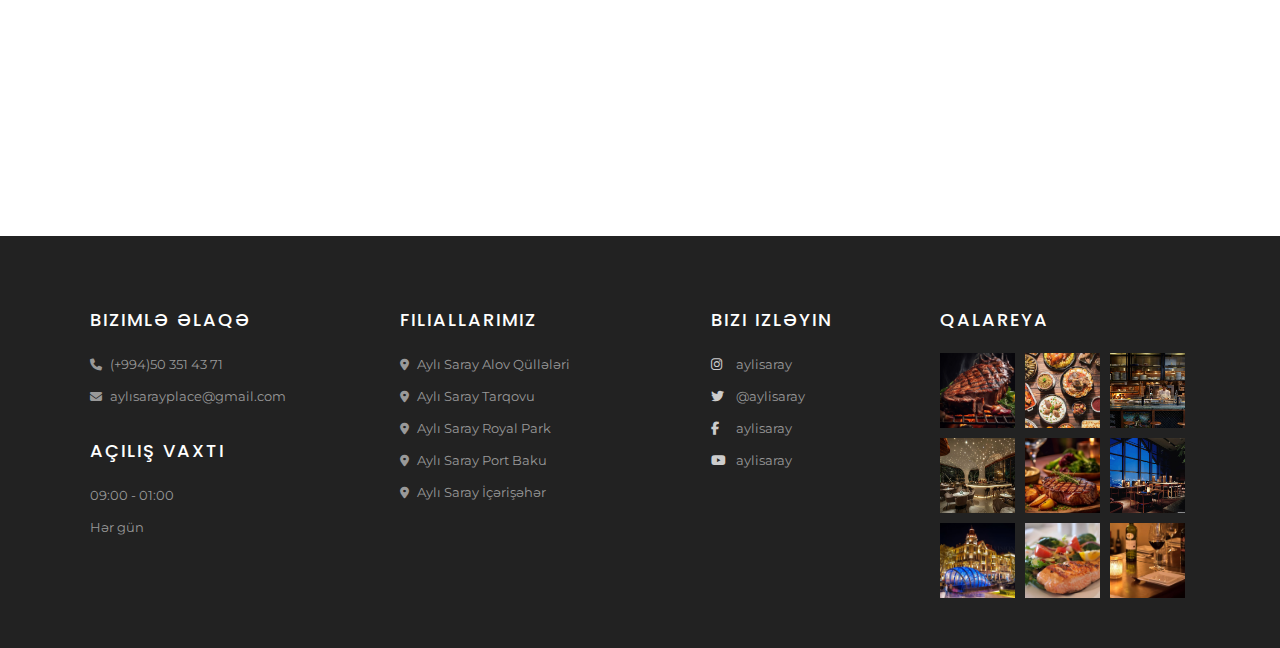
<file: kontakt.html>
<!DOCTYPE html>
<html lang="en">
<head>
    <link rel="stylesheet" href="https://cdn.jsdelivr.net/npm/swiper@11/swiper-bundle.min.css" />
    <link rel="preconnect" href="https://fonts.googleapis.com">
<link rel="preconnect" href="https://fonts.gstatic.com" crossorigin>
<link href="https://fonts.googleapis.com/css2?family=Great+Vibes&display=swap" rel="stylesheet">
    <link rel="stylesheet" href="https://cdnjs.cloudflare.com/ajax/libs/font-awesome/6.6.0/css/all.min.css">
    <link rel="preconnect" href="https://fonts.googleapis.com">
<link rel="preconnect" href="https://fonts.gstatic.com" crossorigin>
<link href="https://fonts.googleapis.com/css2?family=Montserrat:ital,wght@0,100..900;1,100..900&display=swap" rel="stylesheet">
    <link rel="preconnect" href="https://fonts.googleapis.com">
<link rel="preconnect" href="https://fonts.gstatic.com" crossorigin>
<link href="https://fonts.googleapis.com/css2?family=Courgette&display=swap" rel="stylesheet">
    <link rel="preconnect" href="https://fonts.googleapis.com">
<link rel="preconnect" href="https://fonts.gstatic.com" crossorigin>
<link href="https://fonts.googleapis.com/css2?family=Poppins:ital,wght@0,100;0,200;0,300;0,400;0,500;0,600;0,700;0,800;0,900;1,100;1,200;1,300;1,400;1,500;1,600;1,700;1,800;1,900&display=swap" rel="stylesheet">
    <link rel="stylesheet" href="./style5.css">
    <meta charset="UTF-8">
    <meta name="viewport" content="width=device-width, initial-scale=1.0">
    <title>Document</title>
</head>
<body>
    <header>
        <div class="nav-bar-main">
            <div class="res-icon">
                <p class="rest-name">Aylı Saray</p>
                <p class="rest">RESTAURANT</p>
            </div>
            <p class="active" id="n-bars"><a id="home-first" href="./index.html">ANA SƏHİFƏ</a></p>
            <p id="n-bars"><a id="menu-first" href="./menu.html">MENU</a></p>
            <p id="n-bars"><a id="rezervation" href="./rezervasiya.html">REZERVASİYA</a></p>
            <p id="n-bars"><a id="gallery" href="./qalareya.html">QALAREYA</a></p>
            <p id="n-bars"><a id="about-us" href="./haqqimizda.html">HAQQIMIZDA</a></p>
            <p id="n-bars"><a id="contact" href="./kontakt.html">KONTAKT</a></p>
                <div class="header-icon-social">
                    <a href="https://www.instagram.com/aylisaray/"><i class="fa-brands fa-instagram" style="color: #ffffff;"></i></a>
                    <a href="https://www.facebook.com/profile.php?id=61571265106247"><i class="fa-brands fa-facebook-f" style="color: #ffffff;"></i></a>
                    <a href="https://x.com/"><i class="fa-brands fa-x-twitter" style="color: #ffffff;"></i></a>
                </div>
                <div class="two-stick">
                    <div id="t-stick"></div>
                    <div id="b-stick"></div>
                </div>
        </div>
        <div class="two-stick-new">
            <div><i class="fa-solid fa-xmark"></i></div>
            <div class="slide-bar-div">
                <ul class="slide-bar-texts">
                    <li><a id="home" href="./index.html">ANA SƏHİFƏ</a></li>
                    <li><a id="menu" href="./menu.html">MENU</a></li>
                    <li><a id="reservation-slide" href="./rezervasiya.html">REZERVASİYA</a></li>
                    <li><a id="gallery-slide" href="./qalareya.html">QALAREYA</a></li>
                    <li><a id="about-slide" href="./haqqimizda.html">HAQQIMIZDA</a></li>
                    <li><a id="contact-slide" href="./kontakt.html">KONTAKT</a></li>
                </ul>
                <!-- <a href="./game.html">oyun</a> -->
                    <div class="gallery-imgs-div">
                        <img id="g-img-mini" src="7c2e8996-b40b-4de2-98ee-a6eb16cbf416.jpeg" alt="">
                        <img id="g-img-mini" src="47f327c3-9513-4338-a1f9-edf7c5e0dab6.jpg" alt="">
                        <img id="g-img-mini" src="d65459b630105022d6e60aa6fce40b56.jpg" alt="">
                        <img id="g-img-mini" src="728c907edce27b242f64240897aab697.jpg" alt="">
                        <img id="g-img-mini" src="e6192a37-ac0f-4ad2-af02-2a8c2b1a115c.jpeg" alt="">
                        <img id="g-img-mini" src="man-made-restaurant-bar-city-wallpaper-preview.jpg" alt="">
                        <img id="g-img-mini" src="night-baku2.jpg" alt="">
                        <img id="g-img-mini" src="our-story-01.jpg.webp" alt="">
                        <img id="g-img-mini" src="our-menu-05.jpg.webp" alt="">
                    </div>
            </div>
        </div>
    </header>
    <section class="first-sec-g">
        <div class="fade fadeOut">
            <div class="g-text-big">
                <p id="g-text-p">Kontakt</p>
            </div>
        </div>
    </section>
    <section>
        <div class="contact-map-main">
            <div class="fade fadeOut">
                <div class="contact-map-border">
                    <iframe id="contact-map" src="https://www.google.com/maps/embed?pb=!1m18!1m12!1m3!1d6478.660033823327!2d49.82548126761879!3d40.359558897617205!2m3!1f0!2f0!3f0!3m2!1i1024!2i768!4f13.1!3m3!1m2!1s0x40307dd2a51bb717%3A0x206018b2765a243e!2zQWxvdiBRw7xsbMmZbMmZcmk!5e0!3m2!1saz!2saz!4v1733316225953!5m2!1saz!2saz" width="600" height="450" style="border:0;" allowfullscreen="" loading="lazy" referrerpolicy="no-referrer-when-downgrade"></iframe>
                </div>
            </div>
        </div>   
    </section>
    <section>
        <section class="send-sec">
            <div class="fade fadeOut">
                <div class="send-start-div">
                    <p id="big-send">Mesaj Göndər</p>
                </div>
            </div>
            <div class="fade fadeOut">
            <div class="send-main-div">
                <form action="">
                <div class="send-div">
                    <div class="name-mail-phone">
                        <div class="nef-div">
                            <label id="input-lab" for="text">Adınız</label>
                            <input id="input" type="text" placeholder="Adınız" required>
                        </div>
                        <div class="nef-div">
                            <label id="input-lab" for="">Email</label>
                            <input id="input" type="email" placeholder="Email" required>
                        </div>
                        <div class="nef-div">
                            <label id="input-lab" for="text">Telefon</label>
                            <input id="input" type="number" placeholder="Telefon" required>
                        </div>
                    </div>
                    <div class="textarea-div">
                        <label id="input-lab" for="text">Mesaj</label>
                        <textarea name="" id="send-mess-area" placeholder="Mesaj" required></textarea>
                    </div>
                    
                </form>
                    <div class="button-div">
                        <button id="send-button">Göndər</button>
                    </div>
                </div>
                </div>
            <!-- </form> -->
                    
    </section>
    <footer>
        <div class="footer-main-div">
            <div class="contact-open-div">
                <div>
                    <p id="f-big-text">bizimlə əlaqə</p>
                    <p id="f-small-text"><i class="fa-solid fa-phone" style="color: #999999;"></i> (+994)50 351 43 71</p>
                    <p id="f-small-text"><i class="fa-solid fa-envelope" style="color: #999999;"></i> aylısarayplace@gmail.com</p>
                </div>
                <div>
                    <p id="f-big-text">Açılış vaxtı</p>
                    <p id="f-small-text">09:00 - 01:00</p>
                    <p id="f-small-text">Hər gün</p>
                </div>
            </div>
            <div class="sec-div">
                <p id="f-big-text">Filiallarımız</p>
                <p id="f-small-text"><i class="fa-solid fa-location-dot" style="color: #999999;"></i> Aylı Saray Alov Qüllələri</p>
                <p id="f-small-text"><i class="fa-solid fa-location-dot" style="color: #999999;"></i> Aylı Saray Tarqovu</p>
                <p id="f-small-text"><i class="fa-solid fa-location-dot" style="color: #999999;"></i> Aylı Saray Royal Park</p>
                <p id="f-small-text"><i class="fa-solid fa-location-dot" style="color: #999999;"></i> Aylı Saray Port Baku</p>
                <p id="f-small-text"><i class="fa-solid fa-location-dot" style="color: #999999;"></i> Aylı Saray İçərişəhər</p>
            </div>
            <div class="contact-us-social">
                <p id="f-big-text">Bizi izləyin</p>
                <p id="f-small-text"><i class="fa-brands fa-instagram contact-icons" style="color: #cccccc;"></i> aylisaray</p>
                <p id="f-small-text"><i class="fa-brands fa-twitter contact-icons" style="color: #cccccc;"></i> @aylisaray</p>
                <p id="f-small-text"><i class="fa-brands fa-facebook-f contact-icons" style="color: #cccccc;"></i> aylisaray</p>
                <p id="f-small-text"><i class="fa-brands fa-youtube contact-icons" style="color: #cccccc;"></i> aylisaray</p>
            </div>
            <div class="gallery-div">
                <p id="f-big-text">Qalareya</p>
                <div class="gallery-imgs-div">
                    <img id="g-img-mini" src="7c2e8996-b40b-4de2-98ee-a6eb16cbf416.jpeg" alt="">
                    <img id="g-img-mini" src="47f327c3-9513-4338-a1f9-edf7c5e0dab6.jpg" alt="">
                    <img id="g-img-mini" src="d65459b630105022d6e60aa6fce40b56.jpg" alt="">
                    <img id="g-img-mini" src="728c907edce27b242f64240897aab697.jpg" alt="">
                    <img id="g-img-mini" src="e6192a37-ac0f-4ad2-af02-2a8c2b1a115c.jpeg" alt="">
                    <img id="g-img-mini" src="man-made-restaurant-bar-city-wallpaper-preview.jpg" alt="">
                    <img id="g-img-mini" src="night-baku2.jpg" alt="">
                    <img id="g-img-mini" src="our-story-01.jpg.webp" alt="">
                    <img id="g-img-mini" src="our-menu-05.jpg.webp" alt="">
                </div>
            </div>
        </div>
        <div class="modal-back">
          <div class="modal">
            <div class="modal-main-div">
                <div class="exit-modal">
                    <i class="fa-solid fa-x" style="color: #ebebeb;"></i>
                </div>
                <div class="previous-main">
                    <div id="previous">
                        <i class="fa-solid fa-angle-left" style="color: #eff1f5;"></i>
                    </div>
                </div>
                <div class="modal-imgs">
                    <img class="m-active" src="7c2e8996-b40b-4de2-98ee-a6eb16cbf416.jpeg" alt="">
                    <img src="47f327c3-9513-4338-a1f9-edf7c5e0dab6.jpg" alt="">
                    <img src="d65459b630105022d6e60aa6fce40b56.jpg" alt="">
                    <img src="728c907edce27b242f64240897aab697.jpg" alt="">
                    <img src="e6192a37-ac0f-4ad2-af02-2a8c2b1a115c.jpeg" alt="">
                    <img src="man-made-restaurant-bar-city-wallpaper-preview.jpg" alt="">
                    <img src="night-baku2.jpg" alt="">
                    <img src="our-story-01.jpg.webp" alt="">
                    <img src="our-menu-05.jpg.webp" alt="">
                </div>
                <div class="next-main">
                    <div id="next">
                        <i class="fa-solid fa-angle-right" style="color: #eff1f5;"></i>
                    </div>
                </div>
            </div>
            <div class="exit-btn"></div>
            <div class="img-num-div">
                <p id="img-num">images <span id="img-num-span">1</span> of 9</p>
            </div>
        </div>
        </div>
    </footer>
    <script src="./app5.js"></script>
</body>
</html>
</file>
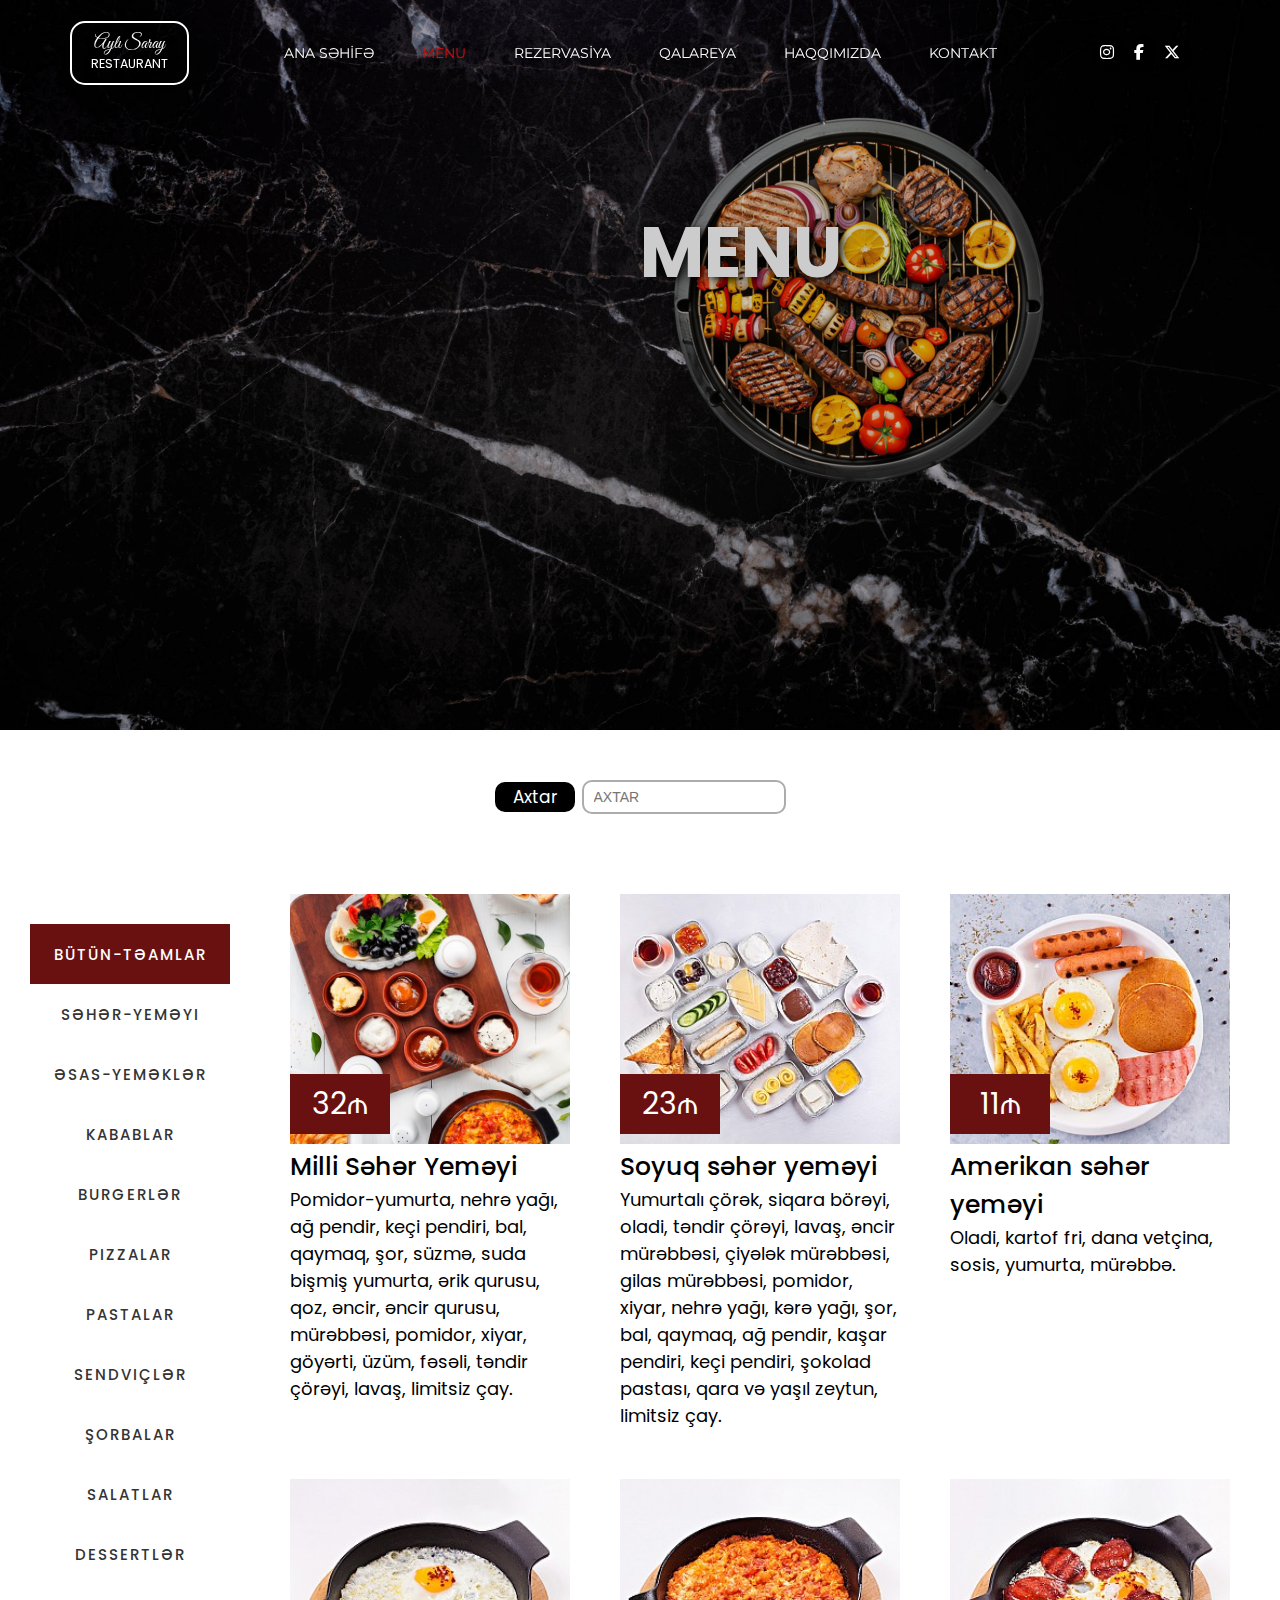
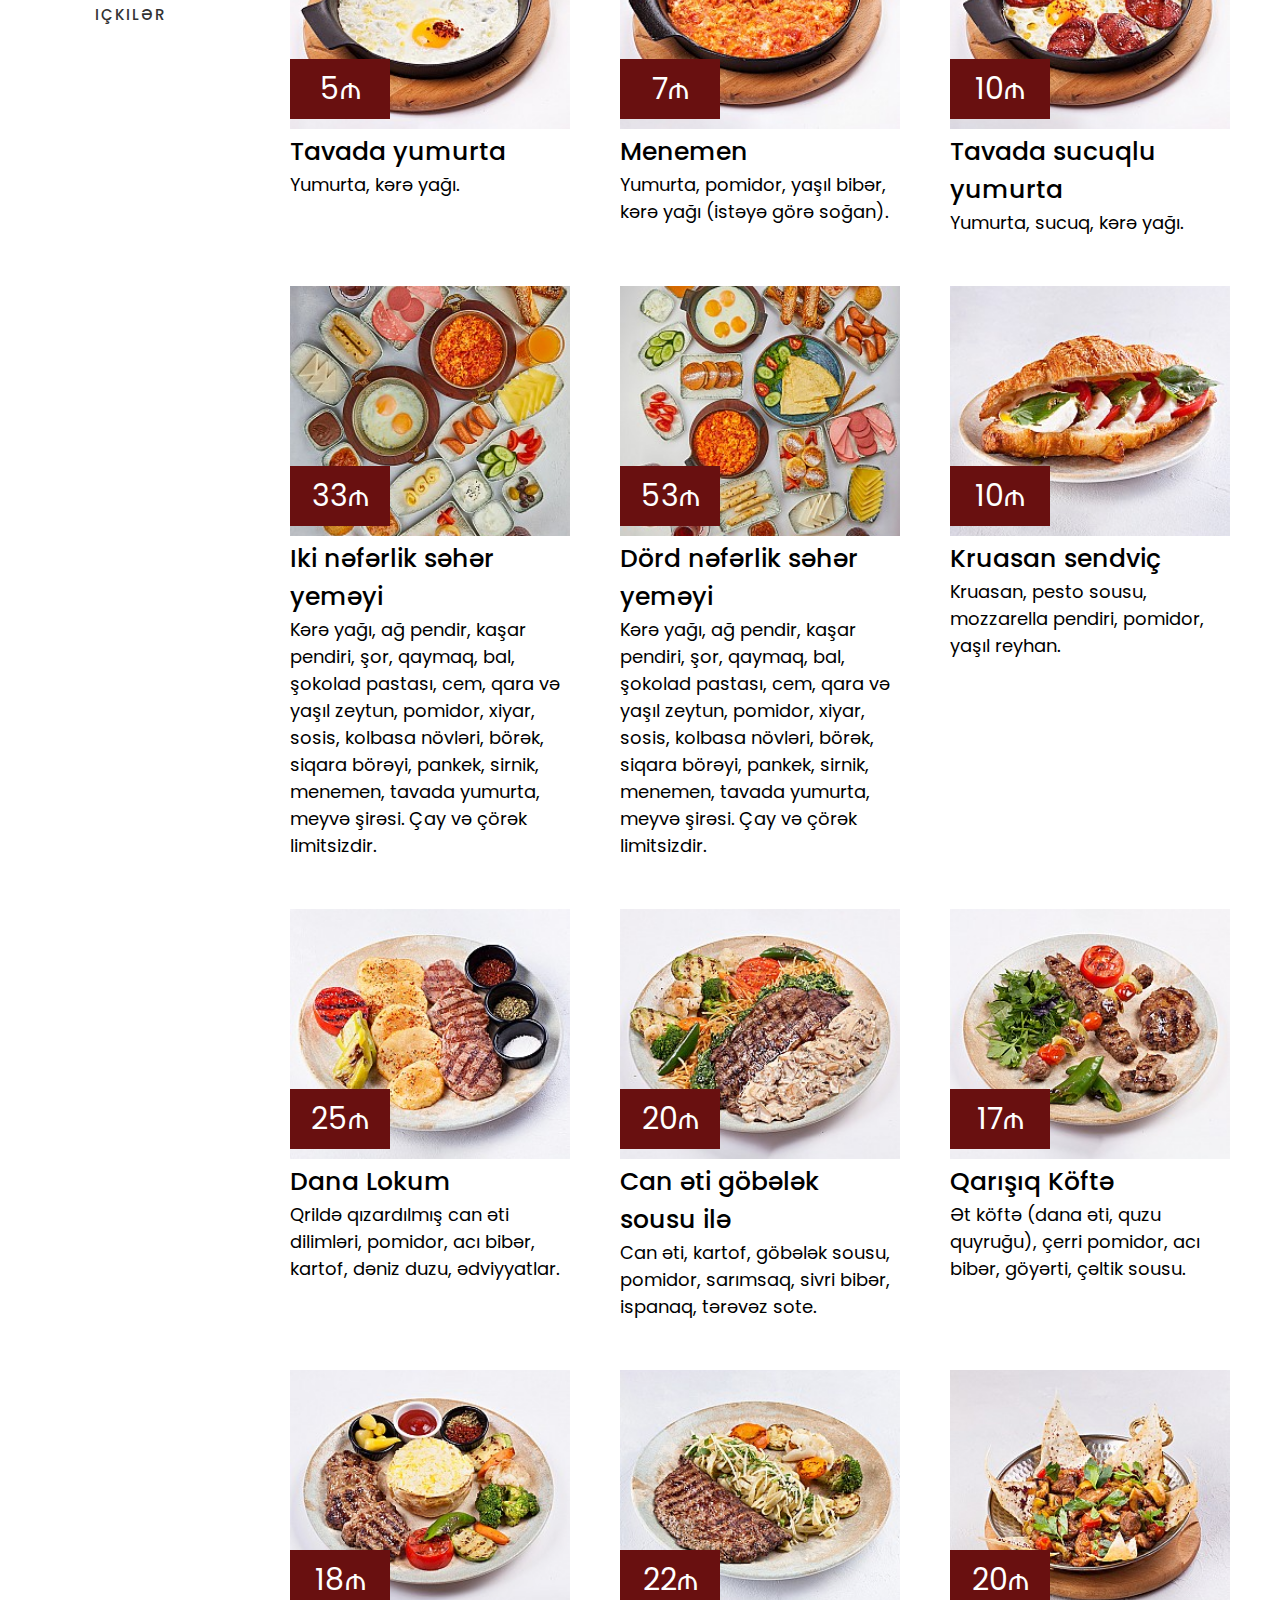
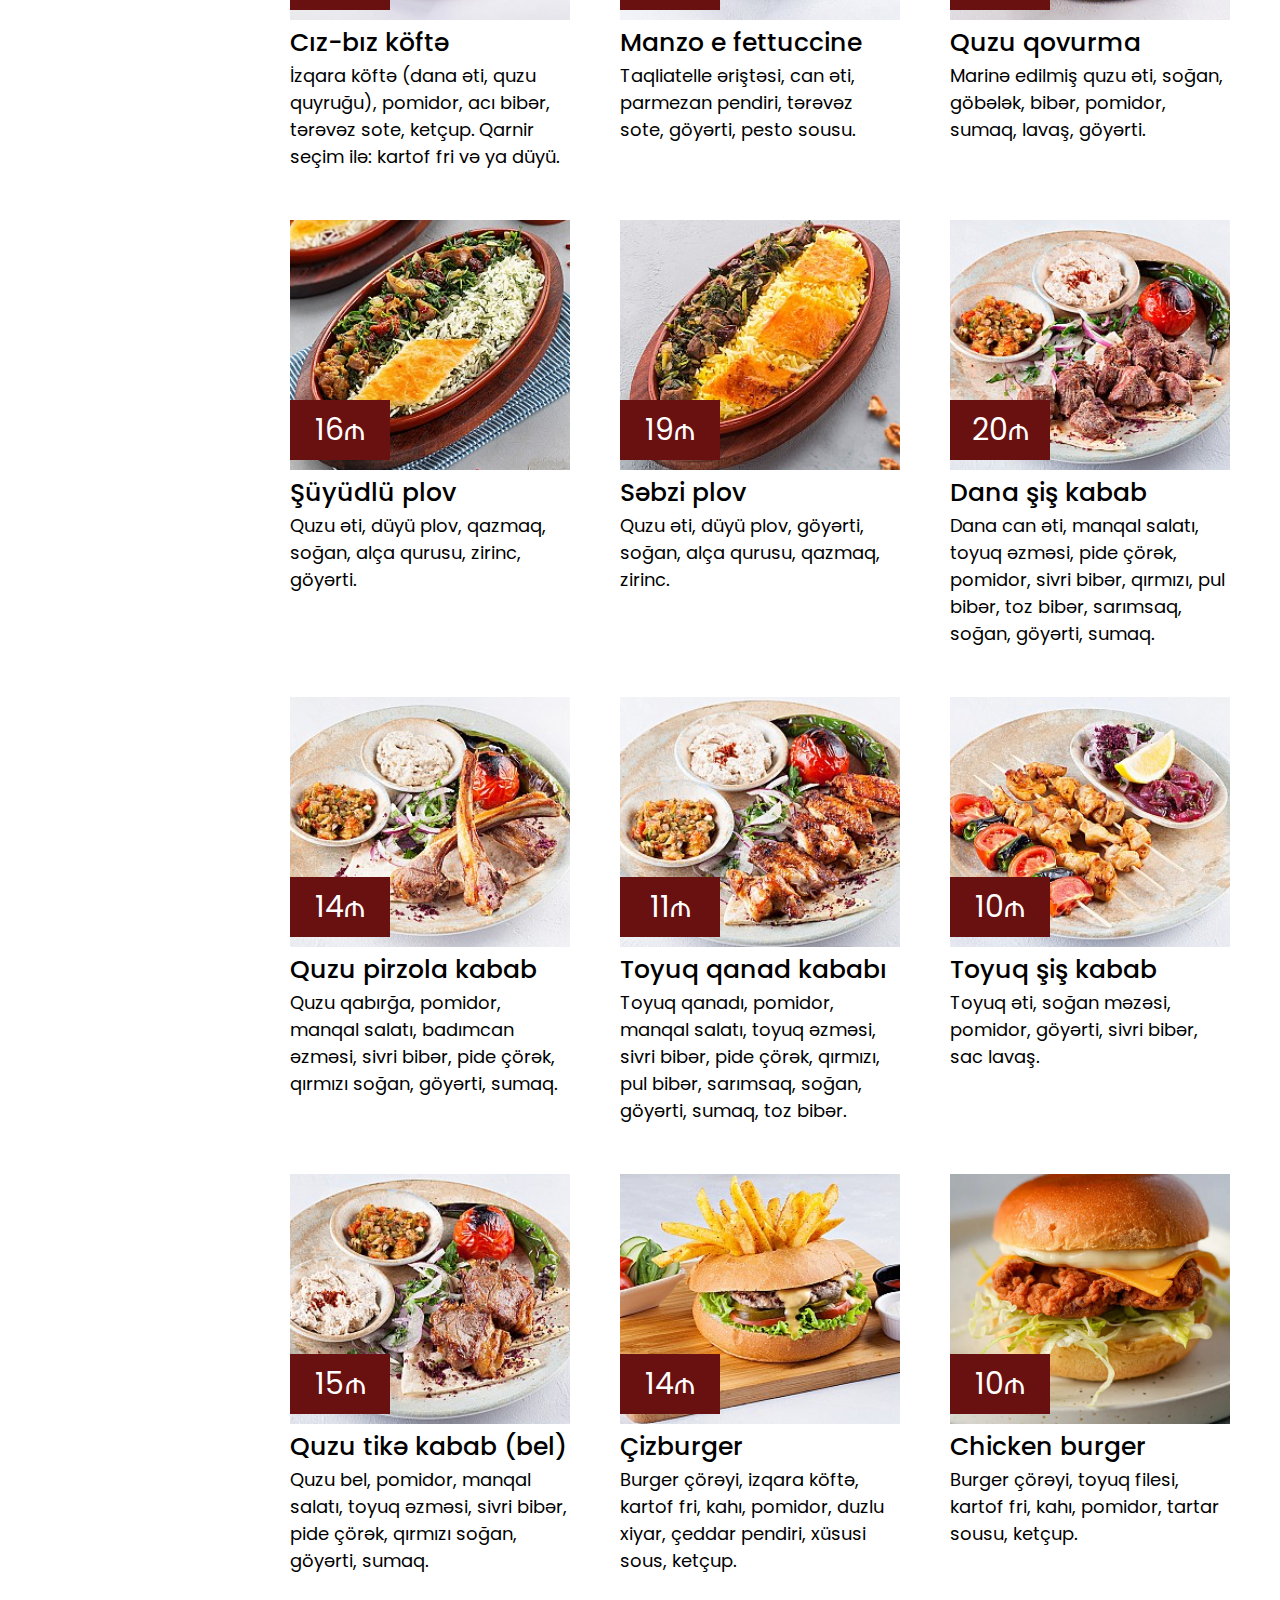
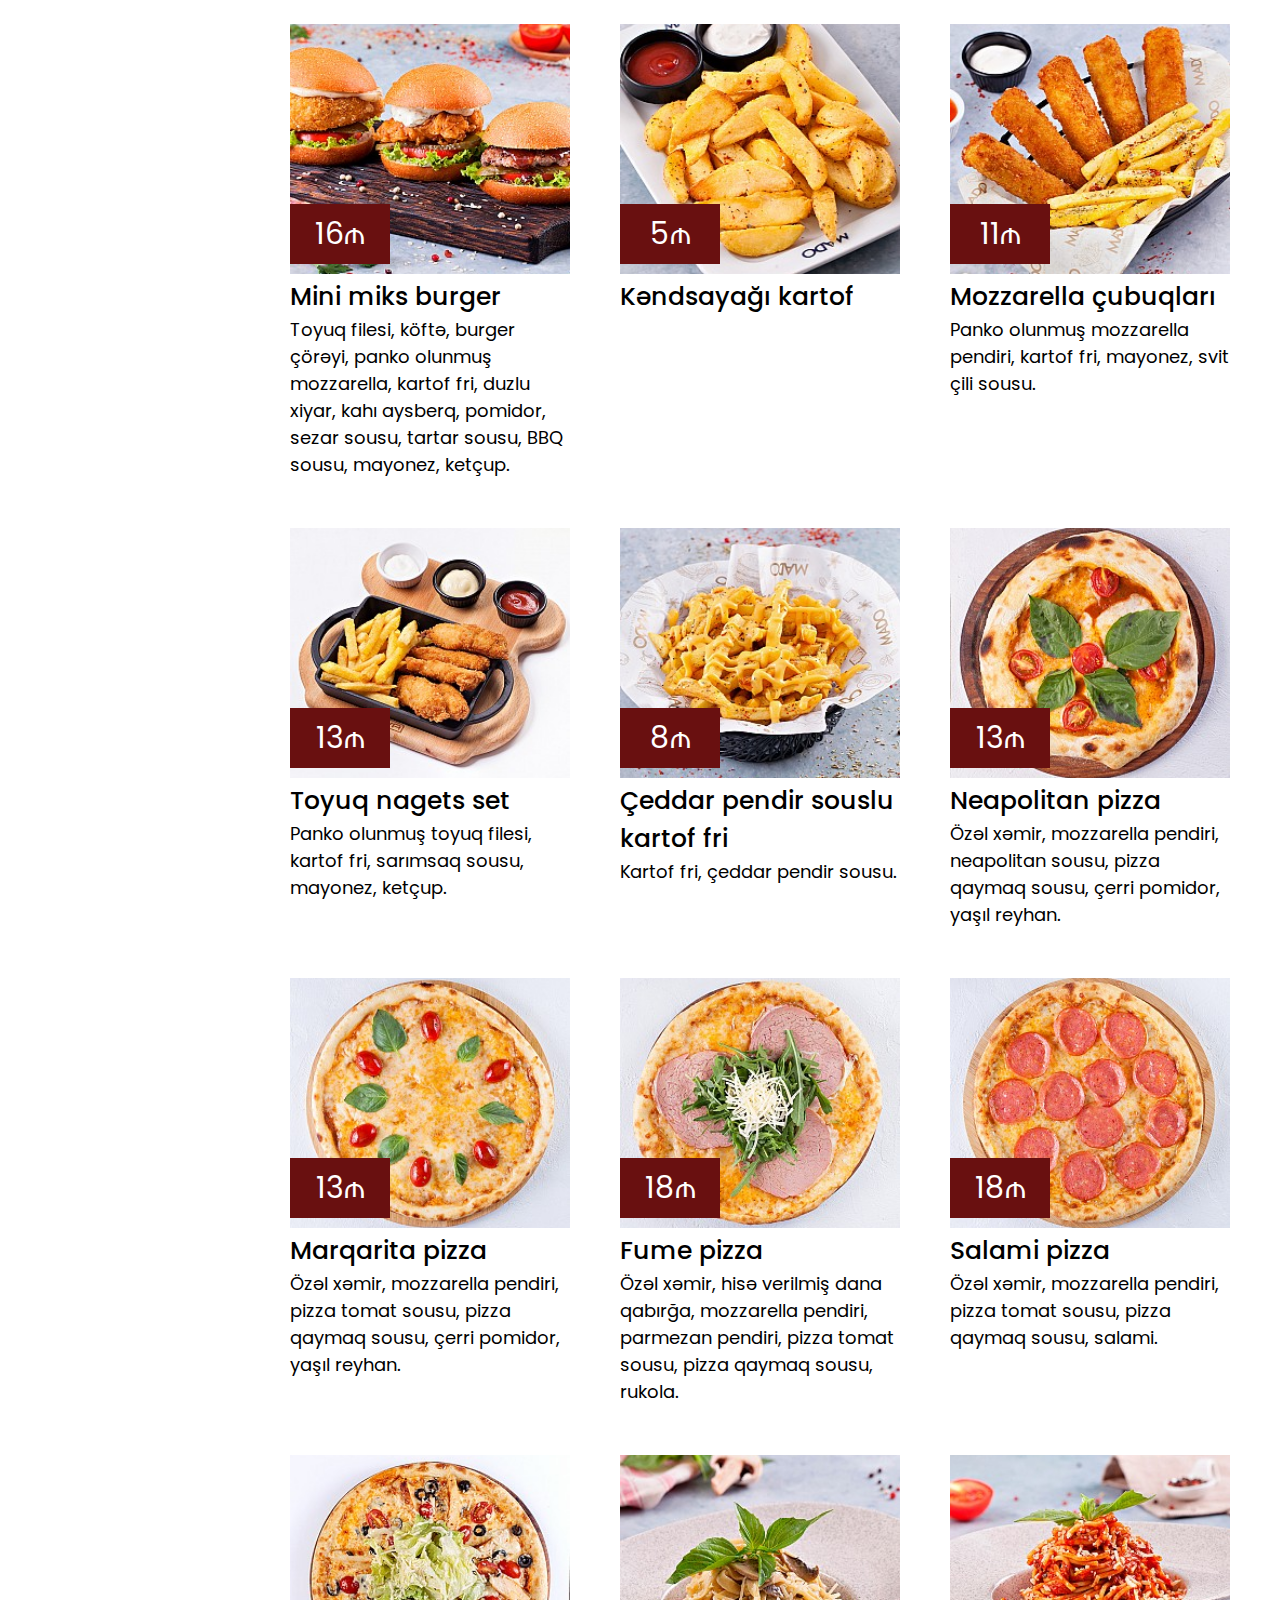
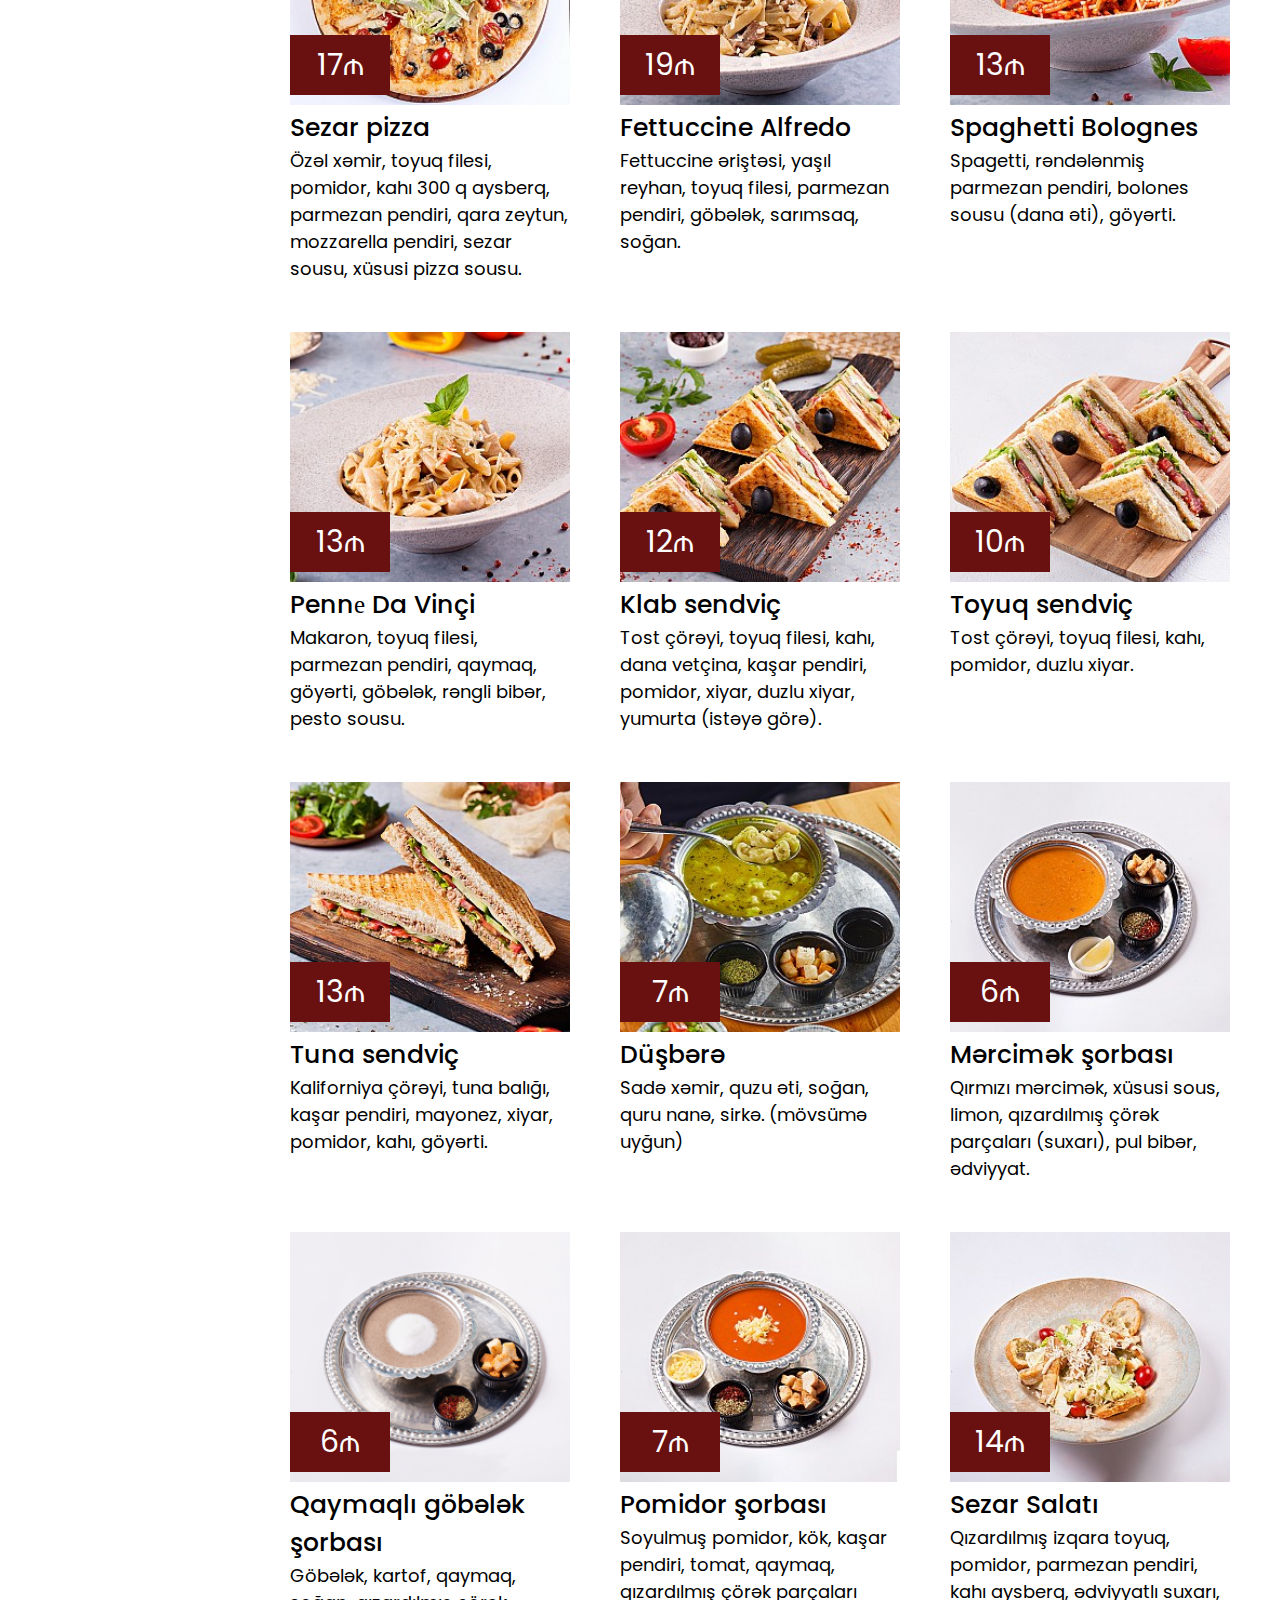
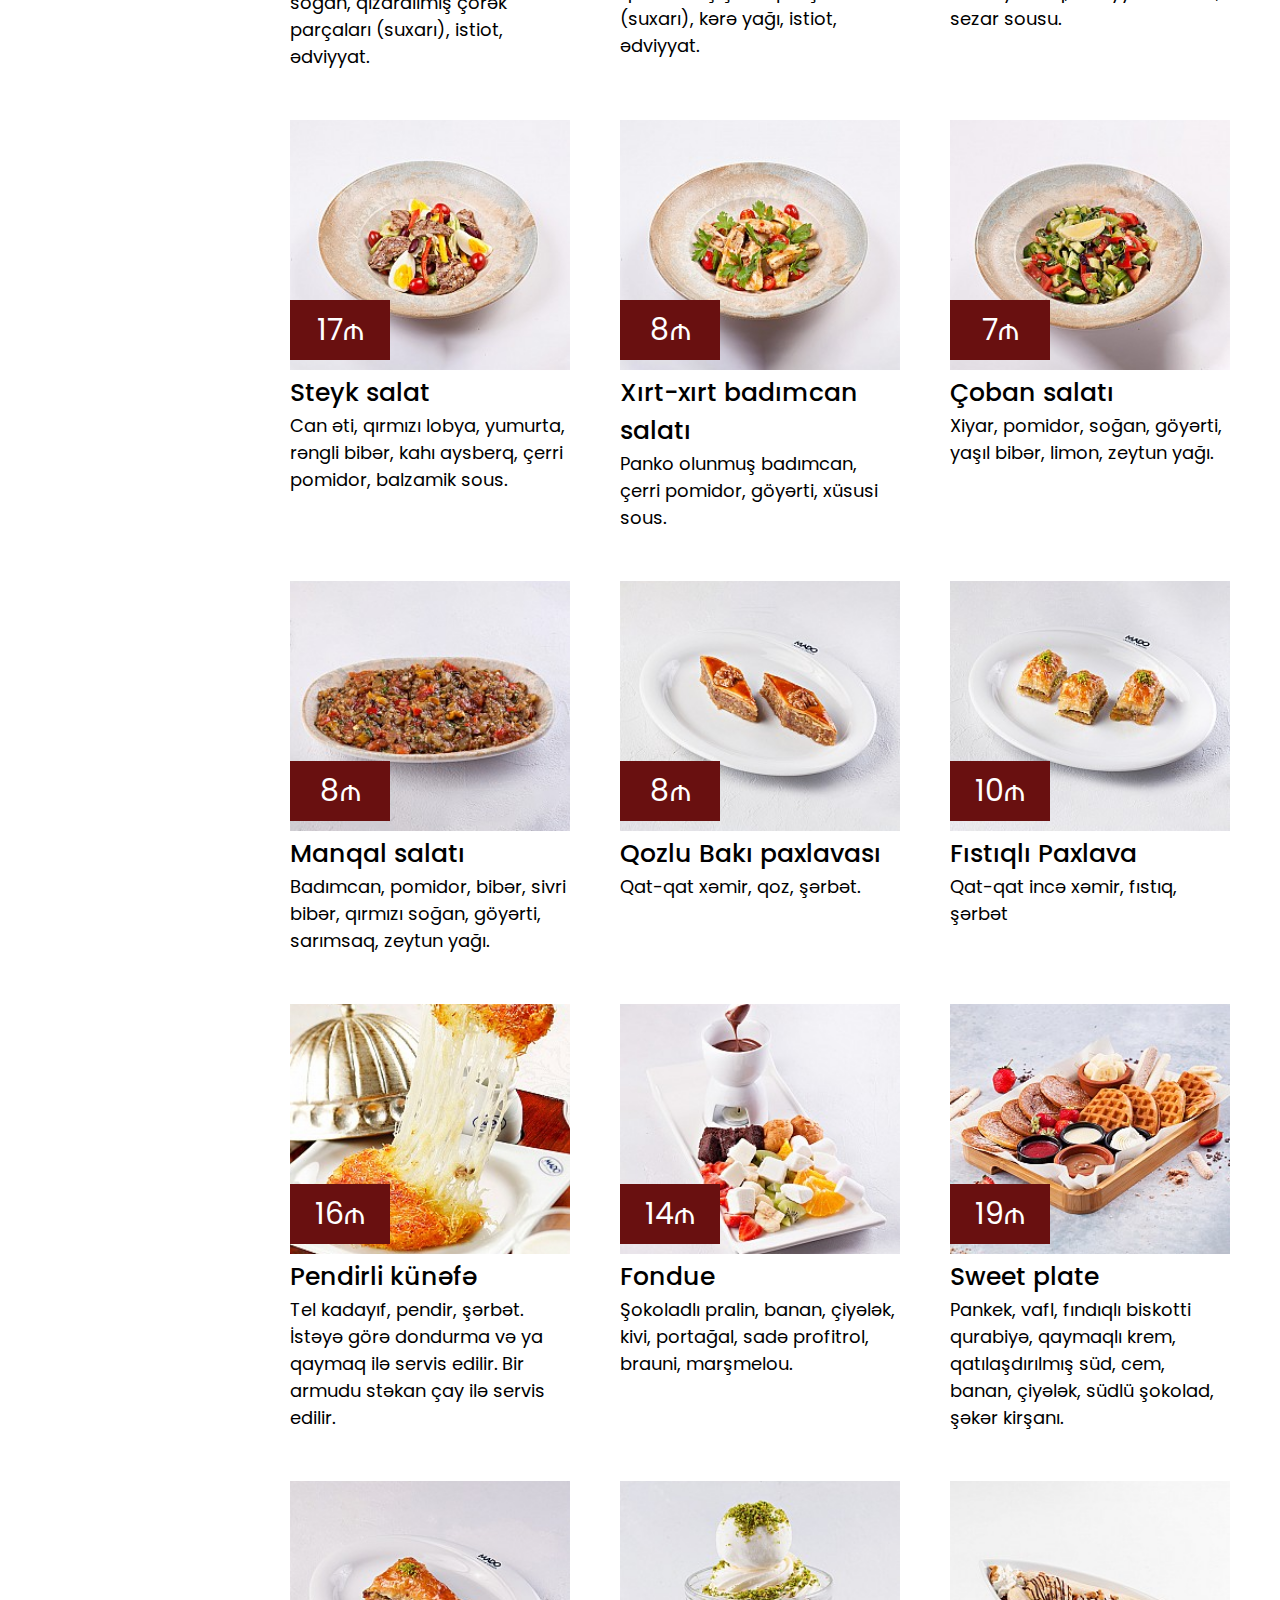
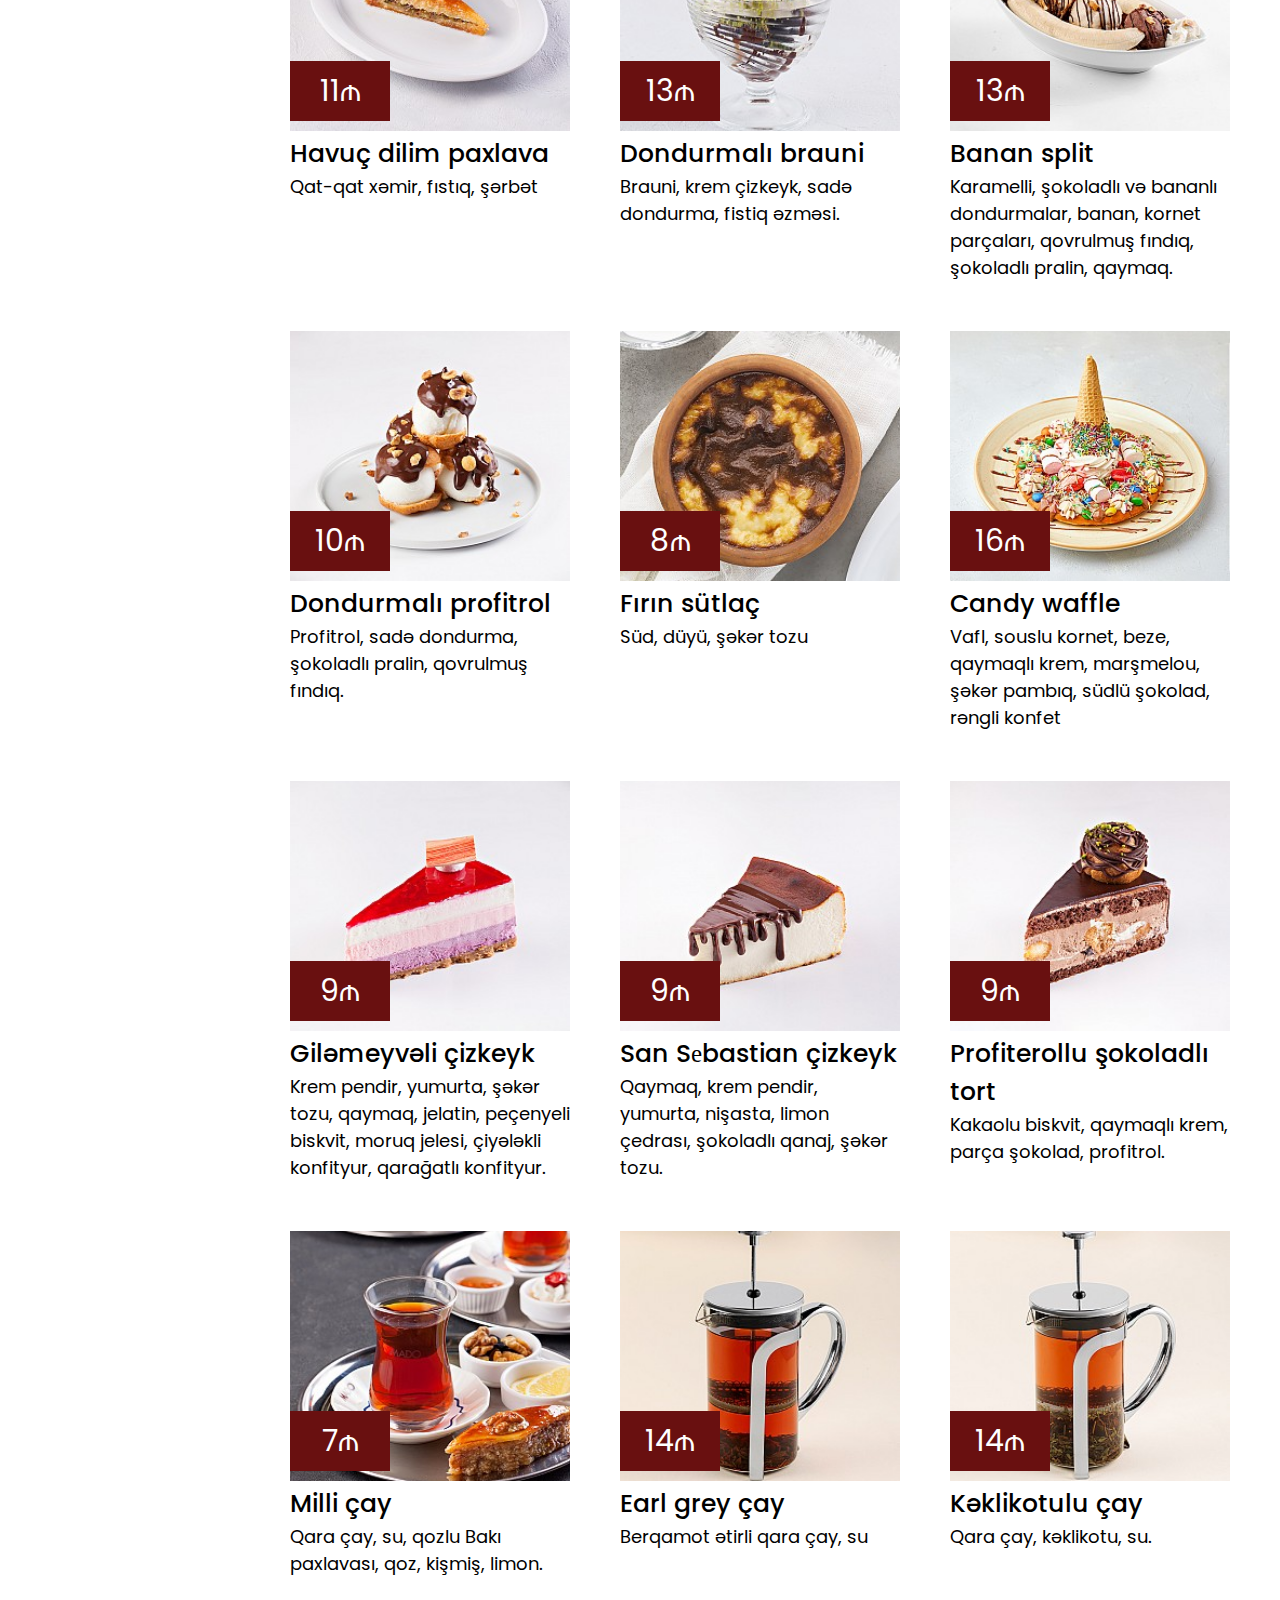
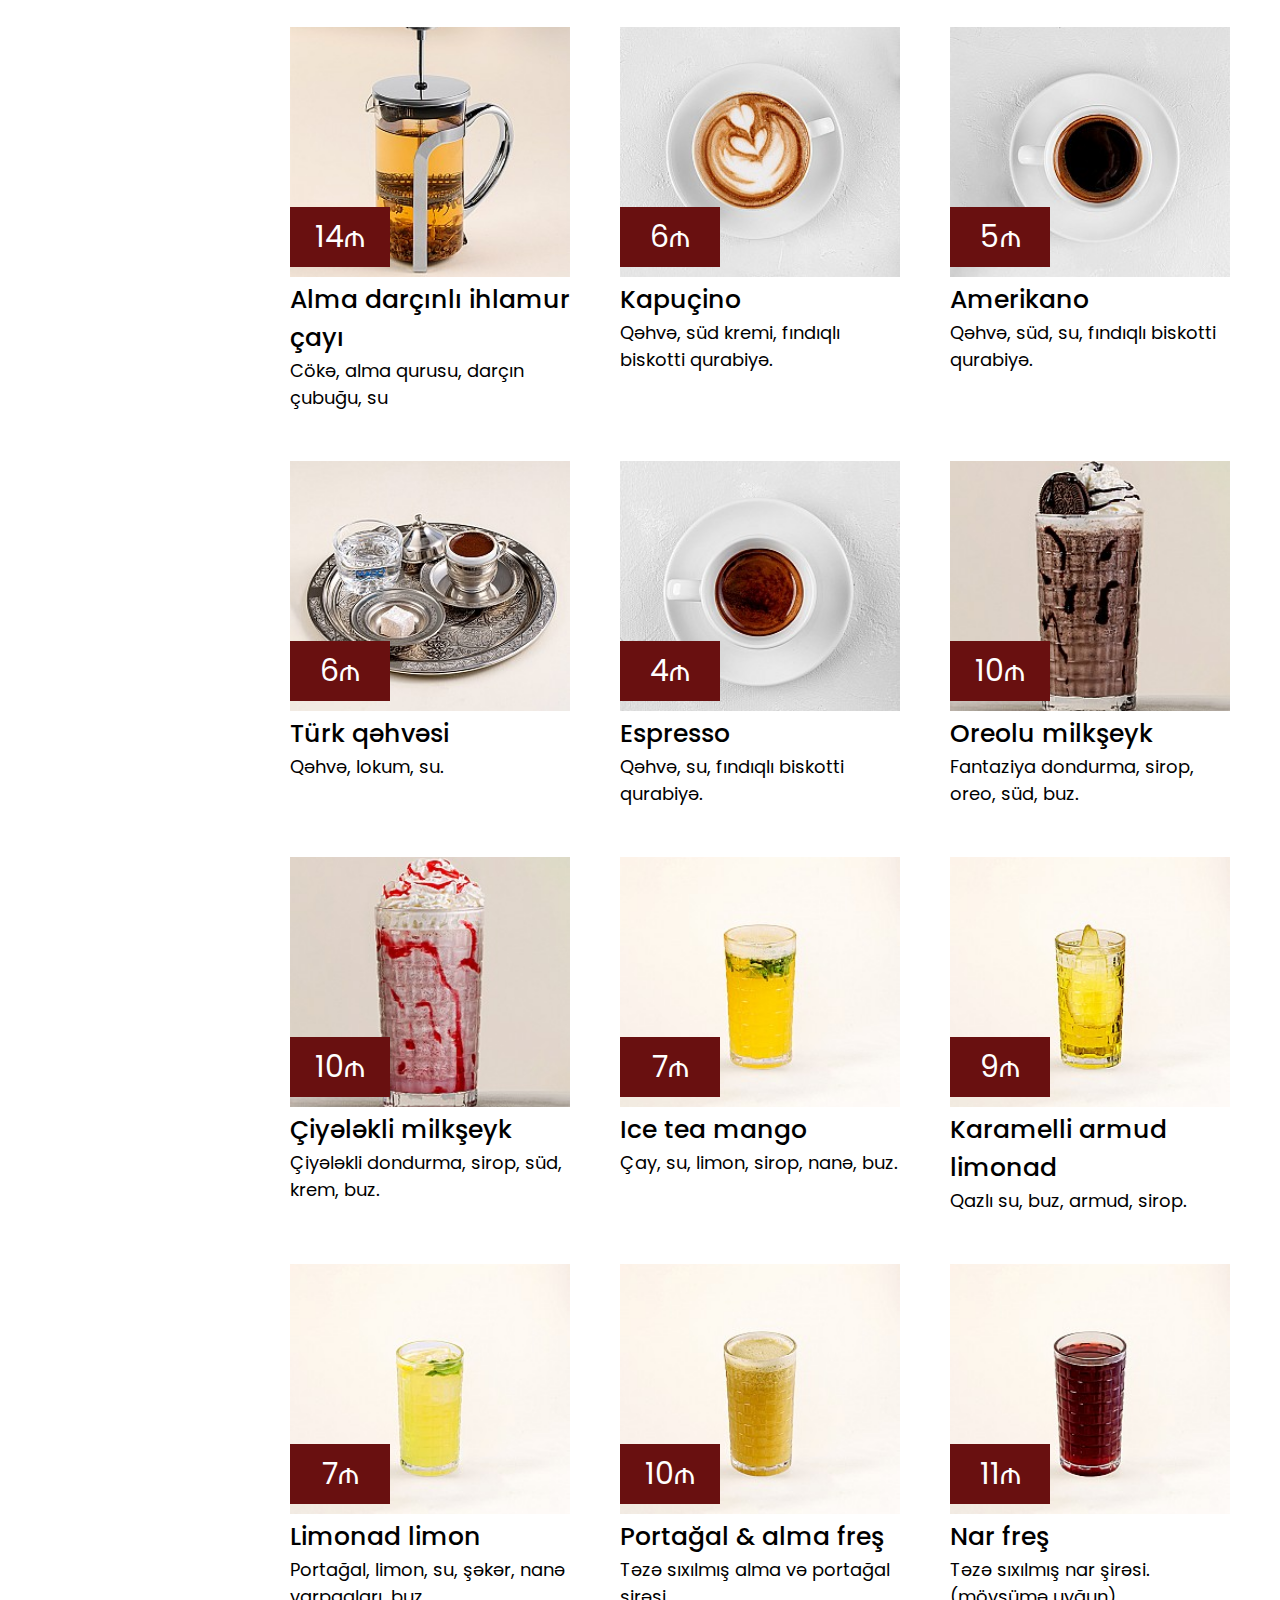
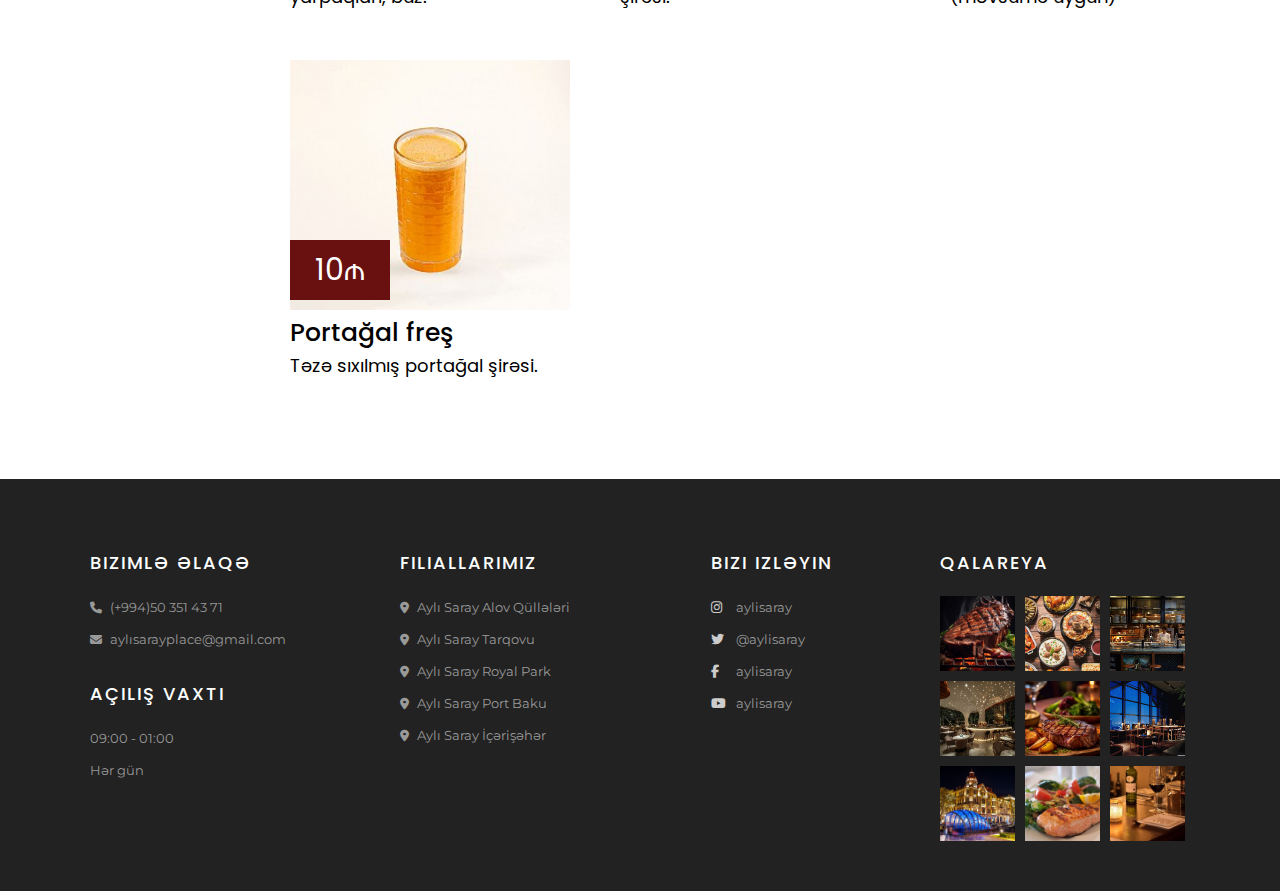
<file: menu.html>
<!DOCTYPE html>
<html lang="en">
<head>
    <link rel="stylesheet" href="https://cdn.jsdelivr.net/npm/swiper@11/swiper-bundle.min.css" />
    <link rel="preconnect" href="https://fonts.googleapis.com">
<link rel="preconnect" href="https://fonts.gstatic.com" crossorigin>
<link href="https://fonts.googleapis.com/css2?family=Great+Vibes&display=swap" rel="stylesheet">
    <link rel="stylesheet" href="https://cdnjs.cloudflare.com/ajax/libs/font-awesome/6.6.0/css/all.min.css">
    <link rel="preconnect" href="https://fonts.googleapis.com">
<link rel="preconnect" href="https://fonts.gstatic.com" crossorigin>
<link href="https://fonts.googleapis.com/css2?family=Montserrat:ital,wght@0,100..900;1,100..900&display=swap" rel="stylesheet">
    <link rel="preconnect" href="https://fonts.googleapis.com">
<link rel="preconnect" href="https://fonts.gstatic.com" crossorigin>
<link href="https://fonts.googleapis.com/css2?family=Courgette&display=swap" rel="stylesheet">
    <link rel="preconnect" href="https://fonts.googleapis.com">
<link rel="preconnect" href="https://fonts.gstatic.com" crossorigin>
<link href="https://fonts.googleapis.com/css2?family=Poppins:ital,wght@0,100;0,200;0,300;0,400;0,500;0,600;0,700;0,800;0,900;1,100;1,200;1,300;1,400;1,500;1,600;1,700;1,800;1,900&display=swap" rel="stylesheet">
    <link rel="stylesheet" href="./style2.css">
    <meta charset="UTF-8">
    <meta name="viewport" content="width=device-width, initial-scale=1.0">
    <title>Document</title>
</head>
<body>
    <header>
        <div class="nav-bar-main">
            <div class="res-icon">
                <p class="rest-name">Aylı Saray</p>
                <p class="rest">RESTAURANT</p>
            </div>
            <p class="active" id="n-bars"><a id="home-first" href="./index.html">ANA SƏHİFƏ</a></p>
            <p id="n-bars"><a id="menu-first" href="./menu.html">MENU</a></p>
            <p id="n-bars"><a id="rezervation" href="./rezervasiya.html">REZERVASİYA</a></p>
            <p id="n-bars"><a id="gallery" href="./qalareya.html">QALAREYA</a></p>
            <p id="n-bars"><a id="about-us" href="./haqqimizda.html">HAQQIMIZDA</a></p>
            <p id="n-bars"><a id="contact" href="./kontakt.html">KONTAKT</a></p>
                <div class="header-icon-social">
                    <a href="https://www.instagram.com/aylisaray/"><i class="fa-brands fa-instagram" style="color: #ffffff;"></i></a>
                    <a href="https://www.facebook.com/profile.php?id=61571265106247"><i class="fa-brands fa-facebook-f" style="color: #ffffff;"></i></a>
                    <a href="https://x.com/"><i class="fa-brands fa-x-twitter" style="color: #ffffff;"></i></a>
                </div>
                <div class="two-stick">
                    <div id="t-stick"></div>
                    <div id="b-stick"></div>
                </div>
        </div>
        <div class="two-stick-new">
            <div><i class="fa-solid fa-xmark"></i></div>
            <div class="slide-bar-div">
                    <ul class="slide-bar-texts">
                        <li><a id="home" href="./index.html">ANA SƏHİFƏ</a></li>
                        <li><a id="menu" href="./menu.html">MENU</a></li>
                        <li><a id="reservation-slide" href="./rezervasiya.html">REZERVASİYA</a></li>
                        <li><a id="gallery-slide" href="./qalareya.html">QALAREYA</a></li>
                        <li><a id="about-slide" href="./haqqimizda.html">HAQQIMIZDA</a></li>
                        <li><a id="contact-slide" href="./kontakt.html">KONTAKT</a></li>
                    </ul>
                <!-- <a href="./game.html">oyun</a> -->
                    <div class="gallery-imgs-div">
                        <img id="g-img-mini" src="7c2e8996-b40b-4de2-98ee-a6eb16cbf416.jpeg" alt="">
                        <img id="g-img-mini" src="47f327c3-9513-4338-a1f9-edf7c5e0dab6.jpg" alt="">
                        <img id="g-img-mini" src="d65459b630105022d6e60aa6fce40b56.jpg" alt="">
                        <img id="g-img-mini" src="728c907edce27b242f64240897aab697.jpg" alt="">
                        <img id="g-img-mini" src="e6192a37-ac0f-4ad2-af02-2a8c2b1a115c.jpeg" alt="">
                        <img id="g-img-mini" src="man-made-restaurant-bar-city-wallpaper-preview.jpg" alt="">
                        <img id="g-img-mini" src="night-baku2.jpg" alt="">
                        <img id="g-img-mini" src="our-story-01.jpg.webp" alt="">
                        <img id="g-img-mini" src="our-menu-05.jpg.webp" alt="">
                    </div>
            </div>
        </div>
    </header>
    <section class="first-sec-g">
        <div class="fade fadeOut">
            <div class="circle-img-div">
                <img class="circle-img" src="./grilled-mixed-meat-and-vegetables-on-a-grill-png.webp" alt="">
            </div>
            <div class="g-text-big">
                <p id="g-text-p">MENU</p>
            </div>
        </div>
    </section>
    <div class="search-input">
        <button id="search">Axtar</button>
        <input id="search-i" type="text" placeholder="AXTAR">
    </div>
    <section class="menu-sec">
            <div class="search-bar">
                <!--<input id="gallery-input" placeholder="AXTAR" type="text">-->
                <button class="search-bar-btn active-btn">bütün-təamlar</button>
                <button class="search-bar-btn ">səhər-yeməyi</button>
                <button class="search-bar-btn">əsas-yeməklər</button>
                <button class="search-bar-btn">kabablar</button>
                <button class="search-bar-btn">burgerlər</button>
                <button class="search-bar-btn">pizzalar</button>
                <button class="search-bar-btn">pastalar</button>
                <button class="search-bar-btn">sendviçlər</button>
                <button class="search-bar-btn">şorbalar</button>
                <button class="search-bar-btn">salatlar</button>
                <button class="search-bar-btn">dessertlər</button>
                <button class="search-bar-btn">içkilər</button>
            </div>
        <div class="meals-main-div">
            <div class="meals-div search-bar-active səhər-yeməyi">
                <img id="meal-img" src="./Milli_shr_yemyi_1724748570.jpg" alt="">
                <div class="price-div 'səhər yeməyi'">
                    <p id="price">32₼</p>
                </div>
                <p id="meal-big-text">Milli Səhər Yeməyi</p>
                <p id="meal-small-text">Pomidor-yumurta, nehrə yağı, ağ pendir, keçi pendiri, bal, qaymaq, şor, süzmə, suda bişmiş yumurta, ərik qurusu, qoz, əncir, əncir qurusu, mürəbbəsi, pomidor, xiyar, göyərti, üzüm, fəsəli, təndir çörəyi, lavaş, limitsiz çay.</p>
            </div>
            <div class="meals-div səhər-yeməyi">
                <img id="meal-img" src="./Mhsullar_1724748414.jpg" alt="">
                <div class="price-div">
                    <p id="price">23₼</p>
                </div>
                <p id="meal-big-text">Soyuq səhər yeməyi</p>
                <p id="meal-small-text">Yumurtalı çörək, siqara börəyi, oladi, təndir çörəyi, lavaş, əncir mürəbbəsi, çiyələk mürəbbəsi, gilas mürəbbəsi, pomidor, xiyar, nehrə yağı, kərə yağı, şor, bal, qaymaq, ağ pendir, kaşar pendiri, keçi pendiri, şokolad pastası, qara və yaşıl zeytun, limitsiz çay.</p>
            </div>
            <div class="meals-div səhər-yeməyi">
                <img id="meal-img" src="./Amerikan_shr_yemyi_1724758964.jpg" alt="">
                <div class="price-div">
                    <p id="price">11₼</p>
                </div>
                <p id="meal-big-text">Amerikan səhər yeməyi</p>
                <p id="meal-small-text">Oladi, kartof fri, dana vetçina, sosis, yumurta, mürəbbə.</p>
            </div>
            <div class="meals-div səhər-yeməyi">
                <img id="meal-img" src="./Tavada_yumurta_1724761342.jpg" alt="">
                <div class="price-div">
                    <p id="price">5₼</p>
                </div>
                <p id="meal-big-text">Tavada yumurta</p>
                <p id="meal-small-text">Yumurta, kərə yağı.</p>
            </div>
            <div class="meals-div səhər-yeməyi">
                <img id="meal-img" src="./Menemen_1724762094.jpg" alt="">
                <div class="price-div">
                    <p id="price">7₼</p>
                </div>
                <p id="meal-big-text">Menemen</p>
                <p id="meal-small-text">Yumurta, pomidor, yaşıl bibər, kərə yağı (istəyə görə soğan).</p>
            </div>
            <div class="meals-div səhər-yeməyi">
                <img id="meal-img" src="./Tavada_sucuqlu_yumurta_1724761791.jpg" alt="">
                <div class="price-div">
                    <p id="price">10₼</p>
                </div>
                <p id="meal-big-text">Tavada sucuqlu yumurta</p>
                <p id="meal-small-text">Yumurta, sucuq, kərə yağı.</p>
            </div>
            <div class="meals-div səhər-yeməyi">
                <img id="meal-img" src="./2_1732021453.jpg" alt="">
                <div class="price-div">
                    <p id="price">33₼</p>
                </div>
                <p id="meal-big-text">Iki nəfərlik səhər yeməyi</p>
                <p id="meal-small-text">Kərə yağı, ağ pendir, kaşar pendiri, şor, qaymaq, bal, şokolad pastası, cem, qara və yaşıl zeytun, pomidor, xiyar, sosis, kolbasa növləri, börək, siqara börəyi, pankek, sirnik, menemen, tavada yumurta, meyvə şirəsi. Çay və çörək limitsizdir.</p>
            </div>
            <div class="meals-div səhər-yeməyi">
                <img id="meal-img" src="./4_1732021594.jpg" alt="">
                <div class="price-div">
                    <p id="price">53₼</p>
                </div>
                <p id="meal-big-text">Dörd nəfərlik səhər yeməyi</p>
                <p id="meal-small-text">Kərə yağı, ağ pendir, kaşar pendiri, şor, qaymaq, bal, şokolad pastası, cem, qara və yaşıl zeytun, pomidor, xiyar, sosis, kolbasa növləri, börək, siqara börəyi, pankek, sirnik, menemen, tavada yumurta, meyvə şirəsi. Çay və çörək limitsizdir.</p>
            </div>
            <div class="meals-div səhər-yeməyi">
                <img id="meal-img" src="./Kruasan_sendvi_1724757742.jpg" alt="">
                <div class="price-div">
                    <p id="price">10₼</p>
                </div>
                <p id="meal-big-text">Kruasan sendviç</p>
                <p id="meal-small-text">Kruasan, pesto sousu, mozzarella pendiri, pomidor, yaşıl reyhan.</p>
            </div>
            <div class="meals-div əsas-yeməklər">
                <img id="meal-img" src="./Dana_lokum_1724400060.jpg" alt="">
                <div class="price-div">
                    <p id="price">25₼</p>
                </div>
                <p id="meal-big-text">Dana Lokum</p>
                <p id="meal-small-text">Qrildə qızardılmış can əti dilimləri, pomidor, acı bibər, kartof, dəniz duzu, ədviyyatlar.</p>
            </div>
            <div class="meals-div əsas-yeməklər">
                <img id="meal-img" src="./Can_ti_gblk_sousu_il_1724399953.jpg" alt="">
                <div class="price-div">
                    <p id="price">20₼</p>
                </div>
                <p id="meal-big-text">Can əti göbələk sousu ilə</p>
                <p id="meal-small-text">Can əti, kartof, göbələk sousu, pomidor, sarımsaq, sivri bibər, ispanaq, tərəvəz sote.</p>
            </div>
            <div class="meals-div əsas-yeməklər">
                <img id="meal-img" src="./Qarq_kft_1724400546.jpg" alt="">
                <div class="price-div">
                    <p id="price">17₼</p>
                </div>
                <p id="meal-big-text">Qarışıq Köftə</p>
                <p id="meal-small-text">Ət köftə (dana əti, quzu quyruğu), çerri pomidor, acı bibər, göyərti, çəltik sousu.</p>
            </div>
            <div class="meals-div əsas-yeməklər">
                <img id="meal-img" src="./Cz-bz_kft_1724400705.jpg" alt="">
                <div class="price-div">
                    <p id="price">18₼</p>
                </div>
                <p id="meal-big-text">Cız-bız köftə</p>
                <p id="meal-small-text">İzqara köftə (dana əti, quzu quyruğu), pomidor, acı bibər, tərəvəz sote, ketçup. Qarnir seçim ilə: kartof fri və ya düyü.</p>
            </div>
            <div class="meals-div əsas-yeməklər">
                <img id="meal-img" src="./Manzo_e_fettuccine_1724401588.jpg" alt="">
                <div class="price-div">
                    <p id="price">22₼</p>
                </div>
                <p id="meal-big-text">Manzo e fettuccine</p>
                <p id="meal-small-text">Taqliatelle əriştəsi, can əti, parmezan pendiri, tərəvəz sote, göyərti, pesto sousu.</p>
            </div>
            <div class="meals-div əsas-yeməklər">
                <img id="meal-img" src="./Quzu_qovurma_1724408516.jpg" alt="">
                <div class="price-div">
                    <p id="price">20₼</p>
                </div>
                <p id="meal-big-text">Quzu qovurma</p>
                <p id="meal-small-text">Marinə edilmiş quzu əti, soğan, göbələk, bibər, pomidor, sumaq, lavaş, göyərti.</p>
            </div>
            <div class="meals-div əsas-yeməklər">
                <img id="meal-img" src="./ydl-plov_1724237383.jpg" alt="">
                <div class="price-div">
                    <p id="price">16₼</p>
                </div>
                <p id="meal-big-text">Şüyüdlü plov</p>
                <p id="meal-small-text">Quzu əti, düyü plov, qazmaq, soğan, alça qurusu, zirinc, göyərti.</p>
            </div>
            <div class="meals-div əsas-yeməklər">
                <img id="meal-img" src="./Sbzi-plov_1724237619.jpg" alt="">
                <div class="price-div">
                    <p id="price">19₼</p>
                </div>
                <p id="meal-big-text">Səbzi plov</p>
                <p id="meal-small-text">Quzu əti, düyü plov, göyərti, soğan, alça qurusu, qazmaq, zirinc.</p>
            </div>
            <div class="meals-div kabablar">
                <img id="meal-img" src="./Dana_i_kabab_1727700066 (1).jpeg" alt="">
                <div class="price-div">
                    <p id="price">20₼</p>
                </div>
                <p id="meal-big-text">Dana şiş kabab</p>
                <p id="meal-small-text">Dana can əti, manqal salatı, toyuq əzməsi, pide çörək, pomidor, sivri bibər, qırmızı, pul bibər, toz bibər, sarımsaq, soğan, göyərti, sumaq.</p>
            </div>
            <div class="meals-div kabablar">
                <img id="meal-img" src="./Quzu_pirzola_kabab_1724242353 (1).jpg" alt="">
                <div class="price-div">
                    <p id="price">14₼</p>
                </div>
                <p id="meal-big-text">Quzu pirzola kabab</p>
                <p id="meal-small-text">Quzu qabırğa, pomidor, manqal salatı, badımcan əzməsi, sivri bibər, pide çörək, qırmızı soğan, göyərti, sumaq.</p>
            </div>
            <div class="meals-div kabablar">
                <img id="meal-img" src="./Toyuq_qanad_kabab_1727700297 (1).jpeg" alt="">
                <div class="price-div">
                    <p id="price">11₼</p>
                </div>
                <p id="meal-big-text">Toyuq qanad kababı</p>
                <p id="meal-small-text">Toyuq qanadı, pomidor, manqal salatı, toyuq əzməsi, sivri bibər, pide çörək, qırmızı, pul bibər, sarımsaq, soğan, göyərti, sumaq, toz bibər.</p>
            </div>
            <div class="meals-div kabablar">
                <img id="meal-img" src="./Toyuq_i_kabab_1724241994.jpg" alt="">
                <div class="price-div">
                    <p id="price">10₼</p>
                </div>
                <p id="meal-big-text">Toyuq şiş kabab</p>
                <p id="meal-small-text">Toyuq əti, soğan məzəsi, pomidor, göyərti, sivri bibər, sac lavaş.</p>
            </div>
            <div class="meals-div kabablar">
                <img id="meal-img" src="./Quzu_tik_kabab_bel_1727699794 (1).jpeg" alt="">
                <div class="price-div">
                    <p id="price">15₼</p>
                </div>
                <p id="meal-big-text">Quzu tikə kabab (bel)</p>
                <p id="meal-small-text">Quzu bel, pomidor, manqal salatı, toyuq əzməsi, sivri bibər, pide çörək, qırmızı soğan, göyərti, sumaq.</p>
            </div>
            <div class="meals-div burgerlər">
                <img id="meal-img" src="./ZBURGER2_1724414979.jpg" alt="">
                <div class="price-div">
                    <p id="price">14₼</p>
                </div>
                <p id="meal-big-text">Çizburger</p>
                <p id="meal-small-text">Burger çörəyi, izqara köftə, kartof fri, kahı, pomidor, duzlu xiyar, çeddar pendiri, xüsusi sous, ketçup.</p>
            </div>
            <div class="meals-div burgerlər">
                <img id="meal-img" src="./Southern-Fried-Chicken-Burger-1.webp" alt="">
                <div class="price-div">
                    <p id="price">10₼</p>
                </div>
                <p id="meal-big-text">Chicken burger</p>
                <p id="meal-small-text">Burger çörəyi, toyuq filesi, kartof fri, kahı, pomidor, tartar sousu, ketçup.</p>
            </div>
            <div class="meals-div burgerlər">
                <img id="meal-img" src="./Mini-miks-burger_1724418165.jpg" alt="">
                <div class="price-div">
                    <p id="price">16₼</p>
                </div>
                <p id="meal-big-text">Mini miks burger</p>
                <p id="meal-small-text">Toyuq filesi, köftə, burger çörəyi, panko olunmuş mozzarella, kartof fri, duzlu xiyar, kahı aysberq, pomidor, sezar sousu, tartar sousu, BBQ sousu, mayonez, ketçup.</p>
            </div>
            <div class="meals-div burgerlər">
                <img id="meal-img" src="./Kndsaya_kartof_1724483836.jpg" alt="">
                <div class="price-div">
                    <p id="price">5₼</p>
                </div>
                <p id="meal-big-text">Kəndsayağı kartof</p>
                <p id="meal-small-text"></p>
            </div>
            <div class="meals-div burgerlər">
                <img id="meal-img" src="./Mozzarella_ubuqlar_1724483468.jpeg" alt="">
                <div class="price-div">
                    <p id="price">11₼</p>
                </div>
                <p id="meal-big-text">Mozzarella çubuqları</p>
                <p id="meal-small-text">Panko olunmuş mozzarella pendiri, kartof fri, mayonez, svit çili sousu.</p>
            </div>
            <div class="meals-div burgerlər">
                <img id="meal-img" src="./Toyuq_naget_set_1724483263.jpeg" alt="">
                <div class="price-div">
                    <p id="price">13₼</p>
                </div>
                <p id="meal-big-text">Toyuq nagets set</p>
                <p id="meal-small-text">Panko olunmuş toyuq filesi, kartof fri, sarımsaq sousu, mayonez, ketçup.</p>
            </div>
            <div class="meals-div burgerlər">
                <img id="meal-img" src="./Kartof_fri_eddar_pendir_souslu_1724483780.jpg" alt="">
                <div class="price-div">
                    <p id="price">8₼</p>
                </div>
                <p id="meal-big-text">Çeddar pendir souslu kartof fri</p>
                <p id="meal-small-text">Kartof fri, çeddar pendir sousu.</p>
            </div>
            <div class="meals-div pizzalar">
                <img id="meal-img" src="./Neapolitan_pizza_1724310961.jpg" alt="">
                <div class="price-div">
                    <p id="price">13₼</p>
                </div>
                <p id="meal-big-text">Neapolitan pizza</p>
                <p id="meal-small-text">Özəl xəmir, mozzarella pendiri, neapolitan sousu, pizza qaymaq sousu, çerri pomidor, yaşıl reyhan.</p>
            </div>
            <div class="meals-div pizzalar">
                <img id="meal-img" src="./Marqarita_pizza_1724311765.jpg" alt="">
                <div class="price-div">
                    <p id="price">13₼</p>
                </div>
                <p id="meal-big-text">Marqarita pizza</p>
                <p id="meal-small-text">Özəl xəmir, mozzarella pendiri, pizza tomat sousu, pizza qaymaq sousu, çerri pomidor, yaşıl reyhan.</p>
            </div>
            <div class="meals-div pizzalar">
                <img id="meal-img" src="./Fume_pizza_1724312099.jpg" alt="">
                <div class="price-div">
                    <p id="price">18₼</p>
                </div>
                <p id="meal-big-text">Fume pizza</p>
                <p id="meal-small-text">Özəl xəmir, hisə verilmiş dana qabırğa, mozzarella pendiri, parmezan pendiri, pizza tomat sousu, pizza qaymaq sousu, rukola.</p>
            </div>
            <div class="meals-div pizzalar">
                <img id="meal-img" src="./Salami_pizza_1724311973.jpg" alt="">
                <div class="price-div">
                    <p id="price">18₼</p>
                </div>
                <p id="meal-big-text">Salami pizza</p>
                <p id="meal-small-text">Özəl xəmir, mozzarella pendiri, pizza tomat sousu, pizza qaymaq sousu, salami.</p>
            </div>
            <div class="meals-div pizzalar">
                <img id="meal-img" src="./Sezar_pizza_1724313905.jpg" alt="">
                <div class="price-div">
                    <p id="price">17₼</p>
                </div>
                <p id="meal-big-text">Sezar pizza</p>
                <p id="meal-small-text">Özəl xəmir, toyuq filesi, pomidor, kahı 300 q aysberq, parmezan pendiri, qara zeytun, mozzarella pendiri, sezar sousu, xüsusi pizza sousu.</p>
            </div>
            <div class="meals-div pastalar">
                <img id="meal-img" src="./Fettuccine-Alfredo_1724239783.jpg" alt="">
                <div class="price-div">
                    <p id="price">19₼</p>
                </div>
                <p id="meal-big-text">Fettuccine Alfredo</p>
                <p id="meal-small-text">Fettuccine əriştəsi, yaşıl reyhan, toyuq filesi, parmezan pendiri, göbələk, sarımsaq, soğan.</p>
            </div>
            <div class="meals-div pastalar">
                <img id="meal-img" src="./Spaghetti-bolognese_1724239912.jpg" alt="">
                <div class="price-div">
                    <p id="price">13₼</p>
                </div>
                <p id="meal-big-text">Spaghetti Bolognes</p>
                <p id="meal-small-text">Spagetti, rəndələnmiş parmezan pendiri, bolones sousu (dana əti), göyərti.</p>
            </div>
            <div class="meals-div pastalar">
                <img id="meal-img" src="./Penne-Da-Vinci_1724240013.jpg" alt="">
                <div class="price-div">
                    <p id="price">13₼</p>
                </div>
                <p id="meal-big-text">Pennе Da Vinçi</p>
                <p id="meal-small-text">Makaron, toyuq filesi, parmezan pendiri, qaymaq, göyərti, göbələk, rəngli bibər, pesto sousu.</p>
            </div>
            <div class="meals-div sendviçlər">
                <img id="meal-img" src="./Klub_sendvi_1724244941.jpg" alt="">
                <div class="price-div">
                    <p id="price">12₼</p>
                </div>
                <p id="meal-big-text">Klab sendviç</p>
                <p id="meal-small-text">Tost çörəyi, toyuq filesi, kahı, dana vetçina, kaşar pendiri, pomidor, xiyar, duzlu xiyar, yumurta (istəyə görə).</p>
            </div>
            <div class="meals-div sendviçlər">
                <img id="meal-img" src="./Toyuq_sendvi_1724245156.jpg" alt="">
                <div class="price-div">
                    <p id="price">10₼</p>
                </div>
                <p id="meal-big-text">Toyuq sendviç</p>
                <p id="meal-small-text">Tost çörəyi, toyuq filesi, kahı, pomidor, duzlu xiyar.</p>
            </div>
            <div class="meals-div sendviçlər">
                <img id="meal-img" src="./Tuna_sendvi_1724245372.jpg" alt="">
                <div class="price-div">
                    <p id="price">13₼</p>
                </div>
                <p id="meal-big-text">Tuna sendviç</p>
                <p id="meal-small-text">Kaliforniya çörəyi, tuna balığı, kaşar pendiri, mayonez, xiyar, pomidor, kahı, göyərti.</p>
            </div>
            <div class="meals-div şorbalar">
                <img id="meal-img" src="./dbr_1724324718.jpg" alt="">
                <div class="price-div">
                    <p id="price">7₼</p>
                </div>
                <p id="meal-big-text">Düşbərə</p>
                <p id="meal-small-text">Sadə xəmir, quzu əti, soğan, quru nanə, sirkə. (mövsümə uyğun)</p>
            </div>
            <div class="meals-div şorbalar">
                <img id="meal-img" src="./Mrcimk_orbas_1724324937.jpg" alt="">
                <div class="price-div">
                    <p id="price">6₼</p>
                </div>
                <p id="meal-big-text">Mərcimək şorbası</p>
                <p id="meal-small-text">Qırmızı mərcimək, xüsusi sous, limon, qızardılmış çörək parçaları (suxarı), pul bibər, ədviyyat.</p>
            </div>
            <div class="meals-div şorbalar">
                <img id="meal-img" src="./Qaymaql_gblk_orbas_1724325106.png" alt="">
                <div class="price-div">
                    <p id="price">6₼</p>
                </div>
                <p id="meal-big-text">Qaymaqlı göbələk şorbası</p>
                <p id="meal-small-text">Göbələk, kartof, qaymaq, soğan, qızardılmış çörək parçaları (suxarı), istiot, ədviyyat.</p>
            </div>
            <div class="meals-div şorbalar">
                <img id="meal-img" src="./Pomidor_orbas_1724325259.jpg" alt="">
                <div class="price-div">
                    <p id="price">7₼</p>
                </div>
                <p id="meal-big-text">Pomidor şorbası</p>
                <p id="meal-small-text">Soyulmuş pomidor, kök, kaşar pendiri, tomat, qaymaq, qızardılmış çörək parçaları (suxarı), kərə yağı, istiot, ədviyyat.</p>
            </div>
            <div class="meals-div salatlar">
                <img id="meal-img" src="./Sezar_salat_1724410929.jpg" alt="">
                <div class="price-div">
                    <p id="price">14₼</p>
                </div>
                <p id="meal-big-text">Sezar Salatı</p>
                <p id="meal-small-text">Qızardılmış izqara toyuq, pomidor, parmezan pendiri, kahı aysberq, ədviyyatlı suxarı, sezar sousu.</p>
            </div>
            <div class="meals-div salatlar">
                <img id="meal-img" src="./Steyk_salat_1724409873.jpg" alt="">
                <div class="price-div">
                    <p id="price">17₼</p>
                </div>
                <p id="meal-big-text">Steyk salat</p>
                <p id="meal-small-text">Can əti, qırmızı lobya, yumurta, rəngli bibər, kahı aysberq, çerri pomidor, balzamik sous.</p>
            </div>
            <div class="meals-div salatlar">
                <img id="meal-img" src="./Xrt-xrt_badmcan_salat_1724411430.jpg" alt="">
                <div class="price-div">
                    <p id="price">8₼</p>
                </div>
                <p id="meal-big-text">Xırt-xırt badımcan salatı</p>
                <p id="meal-small-text">Panko olunmuş badımcan, çerri pomidor, göyərti, xüsusi sous.</p>
            </div>
            <div class="meals-div salatlar">
                <img id="meal-img" src="./oban_salat_1724411569.jpg" alt="">
                <div class="price-div">
                    <p id="price">7₼</p>
                </div>
                <p id="meal-big-text">Çoban salatı</p>
                <p id="meal-small-text">Xiyar, pomidor, soğan, göyərti, yaşıl bibər, limon, zeytun yağı.</p>
            </div>
            <div class="meals-div salatlar">
                <img id="meal-img" src="./Manqal_salat_1724413329.jpg" alt="">
                <div class="price-div">
                    <p id="price">8₼</p>
                </div>
                <p id="meal-big-text">Manqal salatı</p>
                <p id="meal-small-text">Badımcan, pomidor, bibər, sivri bibər, qırmızı soğan, göyərti, sarımsaq, zeytun yağı.</p>
            </div>
            <div class="meals-div dessertlər">
                <img id="meal-img" src="./Qozlu_Bak_paxlavas_1723555762.jpg" alt="">
                <div class="price-div">
                    <p id="price">8₼</p>
                </div>
                <p id="meal-big-text">Qozlu Bakı paxlavası</p>
                <p id="meal-small-text">Qat-qat xəmir, qoz, şərbət.</p>
            </div>    
            <div class="meals-div dessertlər">
                <img id="meal-img" src="./Fistiqli_Paxlava_1723553698.jpg" alt="">
                <div class="price-div">
                    <p id="price">10₼</p>
                </div>
                <p id="meal-big-text">Fıstıqlı Paxlava</p>
                <p id="meal-small-text">Qat-qat incə xəmir, fıstıq, şərbət</p>
            </div>
            <div class="meals-div dessertlər">
                <img id="meal-img" src="./Pendirli_knf_1723618467.jpg" alt="">
                <div class="price-div">
                    <p id="price">16₼</p>
                </div>
                <p id="meal-big-text">Pendirli künəfə</p>
                <p id="meal-small-text">Tel kadayıf, pendir, şərbət. İstəyə görə dondurma və ya qaymaq ilə servis edilir. Bir armudu stəkan çay ilə servis edilir.</p>
            </div>
            <div class="meals-div dessertlər">
                <img id="meal-img" src="./Mhsullar21_1723274893.jpg" alt="">
                <div class="price-div">
                    <p id="price">14₼</p>
                </div>
                <p id="meal-big-text">Fondue</p>
                <p id="meal-small-text">Şokoladlı pralin, banan, çiyələk, kivi, portağal, sadə profitrol, brauni, marşmelou.</p>
            </div>
            <div class="meals-div dessertlər">
                <img id="meal-img" src="./Sweet_plate_2_1723289913.jpeg" alt="">
                <div class="price-div">
                    <p id="price">19₼</p>
                </div>
                <p id="meal-big-text">Sweet plate</p>
                <p id="meal-small-text">Pankek, vafl, fındıqlı biskotti qurabiyə, qaymaqlı krem, qatılaşdırılmış süd, cem, banan, çiyələk, südlü şokolad, şəkər kirşanı.</p>
            </div>
            <div class="meals-div dessertlər">
                <img id="meal-img" src="./Havu_dilim_paxlava_1723555005.jpg" alt="">
                <div class="price-div">
                    <p id="price">11₼</p>
                </div>
                <p id="meal-big-text">Havuç dilim paxlava</p>
                <p id="meal-small-text">Qat-qat xəmir, fıstıq, şərbət</p>
            </div>
            <div class="meals-div dessertlər">
                <img id="meal-img" src="./Mhsullar14_1723467299.jpg" alt="">
                <div class="price-div">
                    <p id="price">13₼</p>
                </div>
                <p id="meal-big-text">Dondurmalı brauni</p>
                <p id="meal-small-text">Brauni, krem çizkeyk, sadə dondurma, fistiq əzməsi.</p>
            </div>
            <div class="meals-div dessertlər">
                <img id="meal-img" src="./Mhsullar8_1723469984.jpg" alt="">
                <div class="price-div">
                    <p id="price">13₼</p>
                </div>
                <p id="meal-big-text">Banan split</p>
                <p id="meal-small-text">Karamelli, şokoladlı və bananlı dondurmalar, banan, kornet parçaları, qovrulmuş fındıq, şokoladlı pralin, qaymaq.</p>
            </div>
            <div class="meals-div dessertlər">
                <img id="meal-img" src="./Mhsullar66_1723531190.jpg" alt="">
                <div class="price-div">
                    <p id="price">10₼</p>
                </div>
                <p id="meal-big-text">Dondurmalı profitrol</p>
                <p id="meal-small-text">Profitrol, sadə dondurma, şokoladlı pralin, qovrulmuş fındıq.</p>
            </div>
            <div class="meals-div dessertlər">
                <img id="meal-img" src="./frn_stla_1723459500.jpg" alt="">
                <div class="price-div">
                    <p id="price">8₼</p>
                </div>
                <p id="meal-big-text">Fırın sütlaç</p>
                <p id="meal-small-text">Süd, düyü, şəkər tozu</p>
            </div>
            <div class="meals-div dessertlər">
                <img id="meal-img" src="./Candy_vafl_1723287992.jpg" alt="">
                <div class="price-div">
                    <p id="price">16₼</p>
                </div>
                <p id="meal-big-text">Candy waffle</p>
                <p id="meal-small-text">Vafl, souslu kornet, beze, qaymaqlı krem, marşmelou, şəkər pambıq, südlü şokolad, rəngli konfet</p>
            </div>
            <div class="meals-div dessertlər">
                <img id="meal-img" src="./Mhsullar36_1723271072.jpg" alt="">
                <div class="price-div">
                    <p id="price">9₼</p>
                </div>
                <p id="meal-big-text">Giləmeyvəli çizkeyk</p>
                <p id="meal-small-text">Krem pendir, yumurta, şəkər tozu, qaymaq, jelatin, peçenyeli biskvit, moruq jelesi, çiyələkli konfityur, qarağatlı konfityur.</p>
            </div>
            <div class="meals-div dessertlər">
                <img id="meal-img" src="./Mhsullar39_1723271930.jpg" alt="">
                <div class="price-div">
                    <p id="price">9₼</p>
                </div>
                <p id="meal-big-text">San Sеbastian çizkeyk</p>
                <p id="meal-small-text">Qaymaq, krem pendir, yumurta, nişasta, limon çedrası, şokoladlı qanaj, şəkər tozu.</p>
            </div>
            <div class="meals-div dessertlər">
                <img id="meal-img" src="./Mhsullar44_1723447304.jpg" alt="">
                <div class="price-div">
                    <p id="price">9₼</p>
                </div>
                <p id="meal-big-text">Profiterollu şokoladlı tort</p>
                <p id="meal-small-text">Kakaolu biskvit, qaymaqlı krem, parça şokolad, profitrol.</p>
            </div>
            <div class="meals-div içkilər">
                <img id="meal-img" src="./Mhsullar-29_1723705364.jpg" alt="">
                <div class="price-div">
                    <p id="price">7₼</p>
                </div>
                <p id="meal-big-text">Milli çay</p>
                <p id="meal-small-text">Qara çay, su, qozlu Bakı paxlavası, qoz, kişmiş, limon.</p>
            </div>
            <div class="meals-div içkilər">
                <img id="meal-img" src="./Mhsullar-3_1723701978.jpg" alt="">
                <div class="price-div">
                    <p id="price">14₼</p>
                </div>
                <p id="meal-big-text">Earl grey çay</p>
                <p id="meal-small-text">Berqamot ətirli qara çay, su</p>
            </div>
            <div class="meals-div içkilər">
                <img id="meal-img" src="./Kklikotulu_ay_1723702940.jpg" alt="">
                <div class="price-div">
                    <p id="price">14₼</p>
                </div>
                <p id="meal-big-text">Kəklikotulu çay</p>
                <p id="meal-small-text">Qara çay, kəklikotu, su.</p>
            </div>
            <div class="meals-div içkilər">
                <img id="meal-img" src="./Mhsullar_1723700976.jpg" alt="">
                <div class="price-div">
                    <p id="price">14₼</p>
                </div>
                <p id="meal-big-text">Alma darçınlı ihlamur çayı</p>
                <p id="meal-small-text">Cökə, alma qurusu, darçın çubuğu, su</p>
            </div>
            <div class="meals-div içkilər">
                <img id="meal-img" src="./Mhsullar-28_1723709569.jpg" alt="">
                <div class="price-div">
                    <p id="price">6₼</p>
                </div>
                <p id="meal-big-text">Kapuçino</p>
                <p id="meal-small-text">Qəhvə, süd kremi, fındıqlı biskotti qurabiyə.</p>
            </div>
            <div class="meals-div içkilər">
                <img id="meal-img" src="./amerikano_1723708980.jpg" alt="">
                <div class="price-div">
                    <p id="price">5₼</p>
                </div>
                <p id="meal-big-text">Amerikano</p>
                <p id="meal-small-text">Qəhvə, süd, su, fındıqlı biskotti qurabiyə.</p>
            </div>
            <div class="meals-div içkilər">
                <img id="meal-img" src="./Trk_qhvsi_1723710712.jpg" alt="">
                <div class="price-div">
                    <p id="price">6₼</p>
                </div>
                <p id="meal-big-text">Türk qəhvəsi</p>
                <p id="meal-small-text">Qəhvə, lokum, su.</p>
            </div>
            <div class="meals-div içkilər">
                <img id="meal-img" src="./Mhsullar-23_1723708106.jpg" alt="">
                <div class="price-div">
                    <p id="price">4₼</p>
                </div>
                <p id="meal-big-text">Espresso</p>
                <p id="meal-small-text">Qəhvə, su, fındıqlı biskotti qurabiyə.</p>
            </div>
            <div class="meals-div içkilər">
                <img id="meal-img" src="./Oreolu_milkeyk_1729162110.jpg" alt="">
                <div class="price-div">
                    <p id="price">10₼</p>
                </div>
                <p id="meal-big-text">Oreolu milkşeyk</p>
                <p id="meal-small-text">Fantaziya dondurma, sirop, oreo, süd, buz.</p>
            </div>
            <div class="meals-div içkilər">
                <img id="meal-img" src="./iylkli_milkeyk_1729162199.jpg" alt="">
                <div class="price-div">
                    <p id="price">10₼</p>
                </div>
                <p id="meal-big-text">Çiyələkli milkşeyk</p>
                <p id="meal-small-text">Çiyələkli dondurma, sirop, süd, krem, buz.</p>
            </div>
            <div class="meals-div içkilər">
                <img id="meal-img" src="./ce_tea_mango_1724050759.jpg" alt="">
                <div class="price-div">
                    <p id="price">7₼</p>
                </div>
                <p id="meal-big-text">Ice tea mango</p>
                <p id="meal-small-text">Çay, su, limon, sirop, nanə, buz.</p>
            </div>
            <div class="meals-div içkilər">
                <img id="meal-img" src="./karamelli_armud_limonad_1724051422.jpg" alt="">
                <div class="price-div">
                    <p id="price">9₼</p>
                </div>
                <p id="meal-big-text">Karamelli armud limonad</p>
                <p id="meal-small-text">Qazlı su, buz, armud, sirop.</p>
            </div>
            <div class="meals-div içkilər">
                <img id="meal-img" src="./limonad_limon_1724051511.jpg" alt="">
                <div class="price-div">
                    <p id="price">7₼</p>
                </div>
                <p id="meal-big-text">Limonad limon</p>
                <p id="meal-small-text">Portağal, limon, su, şəkər, nanə yarpaqları, buz.</p>
            </div>
            <div class="meals-div içkilər">
                <img id="meal-img" src="./Portaal_alma_fre_1724053464.jpg" alt="">
                <div class="price-div">
                    <p id="price">10₼</p>
                </div>
                <p id="meal-big-text">Portağal & alma freş</p>
                <p id="meal-small-text">Təzə sıxılmış alma və portağal şirəsi.</p>
            </div>
            <div class="meals-div içkilər">
                <img id="meal-img" src="./Nar_fre_1724053547.jpg" alt="">
                <div class="price-div">
                    <p id="price">11₼</p>
                </div>
                <p id="meal-big-text">Nar freş</p>
                <p id="meal-small-text">Təzə sıxılmış nar şirəsi. (mövsümə uyğun)</p>
            </div>
            <div class="meals-div içkilər">
                <img id="meal-img" src="./Portaal_fre_1724053807.jpg" alt="">
                <div class="price-div">
                    <p id="price">10₼</p>
                </div>
                <p id="meal-big-text">Portağal freş</p>
                <p id="meal-small-text">Təzə sıxılmış portağal şirəsi.</p>
            </div>
        </div>
    </section>
    <footer>
        <div class="footer-main-div">
            <div class="contact-open-div">
                <div>
                    <p id="f-big-text">bizimlə əlaqə</p>
                    <p id="f-small-text"><i class="fa-solid fa-phone" style="color: #999999;"></i> (+994)50 351 43 71</p>
                    <p id="f-small-text"><i class="fa-solid fa-envelope" style="color: #999999;"></i> aylısarayplace@gmail.com</p>
                </div>
                <div>
                    <p id="f-big-text">Açılış vaxtı</p>
                    <p id="f-small-text">09:00 - 01:00</p>
                    <p id="f-small-text">Hər gün</p>
                </div>
            </div>
            <div class="sec-div">
                <p id="f-big-text">Filiallarımız</p>
                <p id="f-small-text"><i class="fa-solid fa-location-dot" style="color: #999999;"></i> Aylı Saray Alov Qüllələri</p>
                <p id="f-small-text"><i class="fa-solid fa-location-dot" style="color: #999999;"></i> Aylı Saray Tarqovu</p>
                <p id="f-small-text"><i class="fa-solid fa-location-dot" style="color: #999999;"></i> Aylı Saray Royal Park</p>
                <p id="f-small-text"><i class="fa-solid fa-location-dot" style="color: #999999;"></i> Aylı Saray Port Baku</p>
                <p id="f-small-text"><i class="fa-solid fa-location-dot" style="color: #999999;"></i> Aylı Saray İçərişəhər</p>
            </div>
            <div class="contact-us-social">
                <p id="f-big-text">Bizi izləyin</p>
                <p id="f-small-text"><i class="fa-brands fa-instagram contact-icons" style="color: #cccccc;"></i> aylisaray</p>
                <p id="f-small-text"><i class="fa-brands fa-twitter contact-icons" style="color: #cccccc;"></i> @aylisaray</p>
                <p id="f-small-text"><i class="fa-brands fa-facebook-f contact-icons" style="color: #cccccc;"></i> aylisaray</p>
                <p id="f-small-text"><i class="fa-brands fa-youtube contact-icons" style="color: #cccccc;"></i> aylisaray</p>
            </div>
            <div class="gallery-div">
                <p id="f-big-text">Qalareya</p>
                <div class="gallery-imgs-div">
                    <img id="g-img-mini" src="7c2e8996-b40b-4de2-98ee-a6eb16cbf416.jpeg" alt="">
                    <img id="g-img-mini" src="47f327c3-9513-4338-a1f9-edf7c5e0dab6.jpg" alt="">
                    <img id="g-img-mini" src="d65459b630105022d6e60aa6fce40b56.jpg" alt="">
                    <img id="g-img-mini" src="728c907edce27b242f64240897aab697.jpg" alt="">
                    <img id="g-img-mini" src="e6192a37-ac0f-4ad2-af02-2a8c2b1a115c.jpeg" alt="">
                    <img id="g-img-mini" src="man-made-restaurant-bar-city-wallpaper-preview.jpg" alt="">
                    <img id="g-img-mini" src="night-baku2.jpg" alt="">
                    <img id="g-img-mini" src="our-story-01.jpg.webp" alt="">
                    <img id="g-img-mini" src="our-menu-05.jpg.webp" alt="">
                </div>
            </div>
        </div>
    <div class="modal-back">
        <div class="modal">
            <div class="modal-main-div">
                <div class="exit-modal">
                    <i class="fa-solid fa-x" style="color: #ebebeb;"></i>
                </div>
                <div class="previous-main">
                    <div id="previous">
                        <i class="fa-solid fa-angle-left" style="color: #eff1f5;"></i>
                    </div>
                </div>
                    <div class="modal-imgs">
                        <img class="m-active" src="7c2e8996-b40b-4de2-98ee-a6eb16cbf416.jpeg" alt="">
                        <img src="47f327c3-9513-4338-a1f9-edf7c5e0dab6.jpg" alt="">
                        <img src="d65459b630105022d6e60aa6fce40b56.jpg" alt="">
                        <img src="728c907edce27b242f64240897aab697.jpg" alt="">
                        <img src="e6192a37-ac0f-4ad2-af02-2a8c2b1a115c.jpeg" alt="">
                        <img src="man-made-restaurant-bar-city-wallpaper-preview.jpg" alt="">
                        <img src="night-baku2.jpg" alt="">
                        <img src="our-story-01.jpg.webp" alt="">
                        <img src="our-menu-05.jpg.webp" alt="">
                    </div>
                <div class="next-main">
                    <div id="next">
                        <i class="fa-solid fa-angle-right" style="color: #eff1f5;"></i>
                    </div>
                </div>
            </div>
            <div class="exit-btn"></div>
            <div class="img-num-div">
                <p id="img-num">images <span id="img-num-span">1</span> of 9</p>
            </div>
        </div>
    </div>
    </footer>
    <script src="./app2.js"></script> 
</body>
</html>
</file>
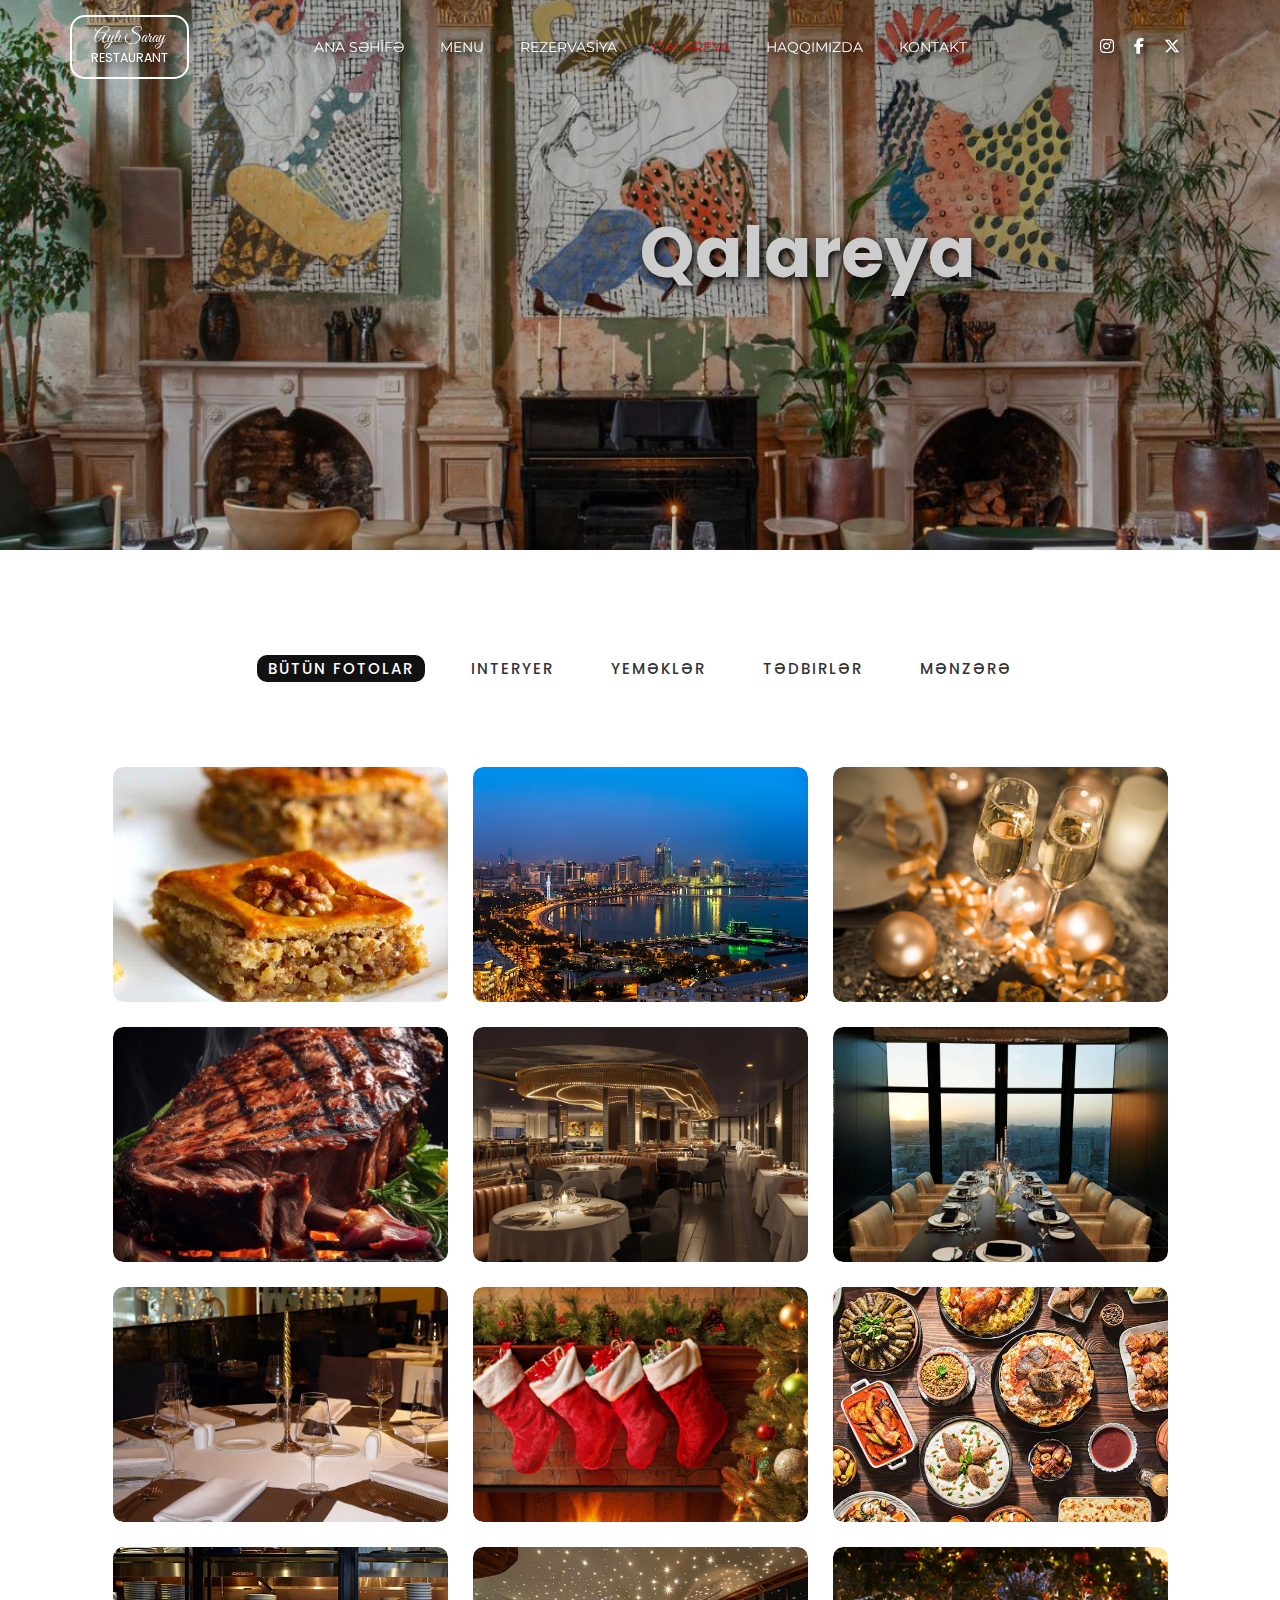
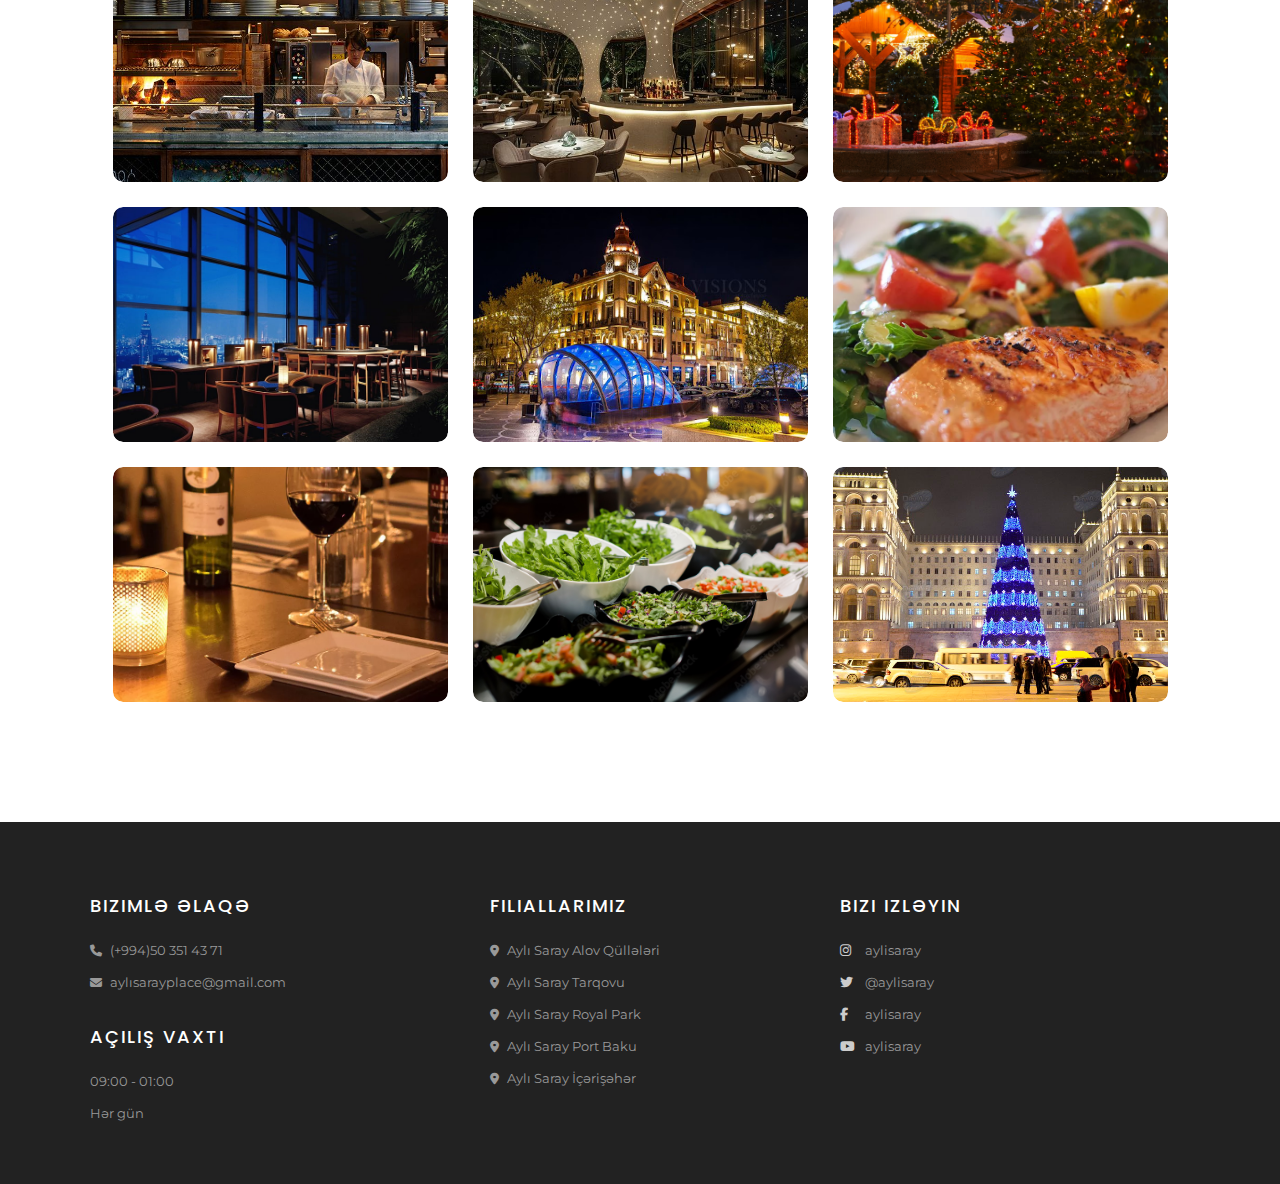
<file: qalareya.html>
<!DOCTYPE html>
<html lang="en">
<head>
    <link rel="stylesheet" href="https://cdn.jsdelivr.net/npm/swiper@11/swiper-bundle.min.css" />
    <link rel="preconnect" href="https://fonts.googleapis.com">
<link rel="preconnect" href="https://fonts.gstatic.com" crossorigin>
<link href="https://fonts.googleapis.com/css2?family=Great+Vibes&display=swap" rel="stylesheet">
    <link rel="stylesheet" href="https://cdnjs.cloudflare.com/ajax/libs/font-awesome/6.6.0/css/all.min.css">
    <link rel="preconnect" href="https://fonts.googleapis.com">
<link rel="preconnect" href="https://fonts.gstatic.com" crossorigin>
<link href="https://fonts.googleapis.com/css2?family=Montserrat:ital,wght@0,100..900;1,100..900&display=swap" rel="stylesheet">
    <link rel="preconnect" href="https://fonts.googleapis.com">
<link rel="preconnect" href="https://fonts.gstatic.com" crossorigin>
<link href="https://fonts.googleapis.com/css2?family=Courgette&display=swap" rel="stylesheet">
    <link rel="preconnect" href="https://fonts.googleapis.com">
<link rel="preconnect" href="https://fonts.gstatic.com" crossorigin>
<link href="https://fonts.googleapis.com/css2?family=Poppins:ital,wght@0,100;0,200;0,300;0,400;0,500;0,600;0,700;0,800;0,900;1,100;1,200;1,300;1,400;1,500;1,600;1,700;1,800;1,900&display=swap" rel="stylesheet">
    <link rel="stylesheet" href="./style3.css">
    <meta charset="UTF-8">
    <meta name="viewport" content="width=device-width, initial-scale=1.0">
    <title>Document</title>
</head>
<body>
    <header>
        <div class="nav-bar-main">
            <div class="res-icon">
                <p class="rest-name">Aylı Saray</p>
                <p class="rest">RESTAURANT</p>
            </div>
            <p class="active" id="n-bars"><a id="home-first" href="./index.html">ANA SƏHİFƏ</a></p>
            <p id="n-bars"><a id="menu-first" href="./menu.html">MENU</a></p>
            <p id="n-bars"><a id="rezervation" href="./rezervasiya.html">REZERVASİYA</a></p>
            <p id="n-bars"><a id="gallery" href="./qalareya.html">QALAREYA</a></p>
            <p id="n-bars"><a id="about-us" href="./haqqimizda.html">HAQQIMIZDA</a></p>
            <p id="n-bars"><a id="contact" href="./kontakt.html">KONTAKT</a></p>
                <div class="header-icon-social">
                    <a href="https://www.instagram.com/aylisaray/"><i class="fa-brands fa-instagram" style="color: #ffffff;"></i></a>
                    <a href="https://www.facebook.com/profile.php?id=61571265106247"><i class="fa-brands fa-facebook-f" style="color: #ffffff;"></i></a>
                    <a href="https://x.com/"><i class="fa-brands fa-x-twitter" style="color: #ffffff;"></i></a>
                </div>
                <div class="two-stick">
                    <div id="t-stick"></div>
                    <div id="b-stick"></div>
                </div>
        </div>
        <div class="two-stick-new">
            <div><i class="fa-solid fa-xmark"></i></div>
            <div class="slide-bar-div">
                <ul class="slide-bar-texts">
                    <li><a id="home" href="./index.html">ANA SƏHİFƏ</a></li>
                    <li><a id="menu" href="./menu.html">MENU</a></li>
                    <li><a id="reservation-slide" href="./rezervasiya.html">REZERVASİYA</a></li>
                    <li><a id="gallery-slide" href="./qalareya.html">QALAREYA</a></li>
                    <li><a id="about-slide" href="./haqqimizda.html">HAQQIMIZDA</a></li>
                    <li><a id="contact-slide" href="./kontakt.html">KONTAKT</a></li>
                </ul>
                <!-- <a href="./game.html">oyun</a> -->
                <div class="gallery-div">
                    <!-- <p id="f-big-text">Qalareya</p>
                    <div class="gallery-imgs-div">
                        <img id="g-img-mini" src="7c2e8996-b40b-4de2-98ee-a6eb16cbf416.jpeg" alt="">
                        <img id="g-img-mini" src="47f327c3-9513-4338-a1f9-edf7c5e0dab6.jpg" alt="">
                        <img id="g-img-mini" src="d65459b630105022d6e60aa6fce40b56.jpg" alt="">
                        <img id="g-img-mini" src="728c907edce27b242f64240897aab697.jpg" alt="">
                        <img id="g-img-mini" src="e6192a37-ac0f-4ad2-af02-2a8c2b1a115c.jpeg" alt="">
                        <img id="g-img-mini" src="man-made-restaurant-bar-city-wallpaper-preview.jpg" alt="">
                        <img id="g-img-mini" src="night-baku2.jpg" alt="">
                        <img id="g-img-mini" src="our-story-01.jpg.webp" alt="">
                        <img id="g-img-mini" src="our-menu-05.jpg.webp" alt="">
                    </div> -->
                </div>
            </div>
        </div>
    </header>
    <section class="first-sec-g">
        <div class="g-text-big">
            <div class="fade fadeOut">
                <p id="g-text-p">Qalareya</p>
            </div>
        </div>
    </section>
    <section class="gallery-main-sec">
        <div class="fade fadeOut">
            <div class="search-bar">
                <!--<input id="gallery-input" placeholder="AXTAR" type="text">-->
                <button class="search-bar-btn active-btn" >Bütün fotolar</button>
                <button class="search-bar-btn">interyer</button>
                <button class="search-bar-btn">yeməklər</button>
                <button class="search-bar-btn">tədbirlər</button>
                <button class="search-bar-btn">mənzərə</button>
            </div>
        </div>
        <div class="gallery-photos">
            <div class="g-photo-div yeməklər">
                <img id="g-photo-img" src="tenbel-pakhlava-3.jpg" alt="">
                <div class="search-div"></div>
                <div class="mag-div">
                    <i class="fa-solid fa-magnifying-glass"></i>
                </div>
            </div>
            <div class="g-photo-div mənzərə">
                <img id="g-photo-img" src="night-view-city-baku-azerbaijan_531301-1669.avif" alt="">
                <div class="search-div"></div>
                <div class="mag-div">
                    <i class="fa-solid fa-magnifying-glass"></i>
                </div>
            </div>
            <div class="g-photo-div tədbirlər">
                <img id="g-photo-img" src="./New-Years-Eve-Champagne-Flutes-New-Years-Eve-Party-Ideas-for-Your-Restaurant.png" alt="">
                <div class="search-div"></div>
                <div class="mag-div">
                    <i class="fa-solid fa-magnifying-glass"></i>
                </div>
            </div>
            <div class="g-photo-div yeməklər">
                <img id="g-photo-img" src="./7c2e8996-b40b-4de2-98ee-a6eb16cbf416.jpeg" alt="">
                <div class="search-div"></div>
                <div class="mag-div">
                    <i class="fa-solid fa-magnifying-glass"></i>
                </div>
            </div>
            <div class="g-photo-div interyer">
                <img id="g-photo-img" src="Sky-Room_white-linens.webp" alt="">
                <div class="search-div"></div>
                <div class="mag-div">
                    <i class="fa-solid fa-magnifying-glass"></i>
                </div>
            </div>
            <div class="g-photo-div mənzərə">
                <img id="g-photo-img" src="./303878031.jpg" alt="">
                <div class="search-div"></div>
                <div class="mag-div">
                    <i class="fa-solid fa-magnifying-glass"></i>
                </div>
            </div>
            <div class="g-photo-div interyer">
                <img id="g-photo-img" src="booking-01.jpg.webp" alt="">
                <div class="search-div"></div>
                <div class="mag-div">
                    <i class="fa-solid fa-magnifying-glass"></i>
                </div>
            </div>
            <div class="g-photo-div tədbirlər">
                <img id="g-photo-img" src="christmas-gettyimages-184652817.jpg" alt="">
                <div class="search-div"></div>
                <div class="mag-div">
                    <i class="fa-solid fa-magnifying-glass"></i>
                </div>
            </div>
            <div class="g-photo-div yeməklər">
                <img id="g-photo-img" src="47f327c3-9513-4338-a1f9-edf7c5e0dab6.jpg" alt="">
                <div class="search-div"></div>
                <div class="mag-div">
                    <i class="fa-solid fa-magnifying-glass"></i>
                </div>
            </div>
            <div class="g-photo-div interyer">
                <img id="g-photo-img" src="d65459b630105022d6e60aa6fce40b56.jpg" alt="">
                <div class="search-div"></div>
                <div class="mag-div">
                    <i class="fa-solid fa-magnifying-glass"></i>
                </div>
            </div>
            <div class="g-photo-div interyer">
                <img id="g-photo-img" src="728c907edce27b242f64240897aab697.jpg" alt="">
                <div class="search-div"></div>
                <div class="mag-div">
                    <i class="fa-solid fa-magnifying-glass"></i>
                </div>
            </div>
            <div class="g-photo-div tədbirlər">
                <img id="g-photo-img" src="./premium_photo-1701454736122-14b846cfb3c3.jpg" alt="">
                <div class="search-div"></div>
                <div class="mag-div">
                    <i class="fa-solid fa-magnifying-glass"></i>
                </div>
            </div>
            <div class="g-photo-div interyer">
                <img id="g-photo-img" src="man-made-restaurant-bar-city-wallpaper-preview.jpg" alt="">
                <div class="search-div"></div>
                <div class="mag-div">
                    <i class="fa-solid fa-magnifying-glass"></i>
                </div>
            </div>
            <div class="g-photo-div mənzərə">
                <img id="g-photo-img" src="night-baku2.jpg" alt="">
                <div class="search-div"></div>
                <div class="mag-div">
                    <i class="fa-solid fa-magnifying-glass"></i>
                </div>
            </div>
            <div class="g-photo-div yeməklər">
                <img id="g-photo-img" src="our-story-01.jpg.webp" alt="">
                <div class="search-div"></div>
                <div class="mag-div">
                    <i class="fa-solid fa-magnifying-glass"></i>
                </div>
            </div>
            <div class="g-photo-div yeməklər">
                <img id="g-photo-img" src="our-menu-05.jpg.webp" alt="">
                <div class="search-div"></div>
                <div class="mag-div">
                    <i class="fa-solid fa-magnifying-glass"></i>
                </div>
            </div>
            <div class="g-photo-div yeməklər">
                <img id="g-photo-img" src="./1000_F_322646877_XrW4MQB5IWRFyzkh5lsVndmXs8u0MWok.jpg" alt="">
                <div class="search-div"></div>
                <div class="mag-div">
                    <i class="fa-solid fa-magnifying-glass"></i>
                </div>
            </div>
            <div class="g-photo-div mənzərə">
                <img id="g-photo-img" src="./1475745826_etatist.jpg" alt="">
                <div class="search-div"></div>
                <div class="mag-div">
                    <i class="fa-solid fa-magnifying-glass"></i>
                </div>
            </div>
        </div>
        <div class="modal-back">
          <div class="modal">
            <div class="modal-main-div">
                <div class="exit-modal">
                    <i class="fa-solid fa-x" style="color: #ebebeb;"></i>
                </div>
                <div class="previous-main">
                    <div id="previous">
                        <i class="fa-solid fa-angle-left" style="color: #eff1f5;"></i>
                    </div>
                </div>
                <div class="modal-imgs">
                    <img class="m-active yeməklər" src="tenbel-pakhlava-3.jpg" alt="">
                    <img class="mənzərə" src="night-view-city-baku-azerbaijan_531301-1669.avif" alt="">
                    <img class="tədbirlər" src="./New-Years-Eve-Champagne-Flutes-New-Years-Eve-Party-Ideas-for-Your-Restaurant.png" alt="">
                    <img class="mənzərə" src="./7c2e8996-b40b-4de2-98ee-a6eb16cbf416.jpeg" alt="">
                    <img class="interyer" src="Sky-Room_white-linens.webp" alt="">
                    <img class="mənzərə" src="./303878031.jpg" alt="">
                    <img class="interyer" src="booking-01.jpg.webp" alt="">
                    <img class="tədbirlər" src="./christmas-gettyimages-184652817.jpg" alt="">
                    <img class="yeməklər" src="47f327c3-9513-4338-a1f9-edf7c5e0dab6.jpg" alt="">
                    <img class="interyer" src="d65459b630105022d6e60aa6fce40b56.jpg" alt="">
                    <img class="interyer" src="728c907edce27b242f64240897aab697.jpg" alt="">
                    <img class="tədbirlər" src="./premium_photo-1701454736122-14b846cfb3c3.jpg" alt="">
                    <img class="interyer" src="man-made-restaurant-bar-city-wallpaper-preview.jpg" alt="">
                    <img class="mənzərə" src="night-baku2.jpg" alt="">
                    <img class="yeməklər" src="our-story-01.jpg.webp" alt="">
                    <img class="yeməklər" src="our-menu-05.jpg.webp" alt="">
                    <img class="yeməklər" src="./1000_F_322646877_XrW4MQB5IWRFyzkh5lsVndmXs8u0MWok.jpg" alt="">
                    <img class="mənzərə" src="./1475745826_etatist.jpg" alt="">
                </div>
                <div class="next-main">
                    <div id="next">
                        <i class="fa-solid fa-angle-right" style="color: #eff1f5;"></i>
                    </div>
                </div>
            </div>
            <div class="exit-btn"></div>
            <div class="img-num-div">
                <p id="img-num">images <span id="img-num-span">1</span> of 18</p>
            </div>
        </div>
        </div>
    </section>
    <footer>
        <div class="footer-main-div">
            <div class="contact-open-div">
                <div>
                    <p id="f-big-text">bizimlə əlaqə</p>
                    <p id="f-small-text"><i class="fa-solid fa-phone" style="color: #999999;"></i> (+994)50 351 43 71</p>
                    <p id="f-small-text"><i class="fa-solid fa-envelope" style="color: #999999;"></i> aylısarayplace@gmail.com</p>
                </div>
                <div>
                    <p id="f-big-text">Açılış vaxtı</p>
                    <p id="f-small-text">09:00 - 01:00</p>
                    <p id="f-small-text">Hər gün</p>
                </div>
            </div>
            <div class="sec-div">
                <p id="f-big-text">Filiallarımız</p>
                <p id="f-small-text"><i class="fa-solid fa-location-dot" style="color: #999999;"></i> Aylı Saray Alov Qüllələri</p>
                <p id="f-small-text"><i class="fa-solid fa-location-dot" style="color: #999999;"></i> Aylı Saray Tarqovu</p>
                <p id="f-small-text"><i class="fa-solid fa-location-dot" style="color: #999999;"></i> Aylı Saray Royal Park</p>
                <p id="f-small-text"><i class="fa-solid fa-location-dot" style="color: #999999;"></i> Aylı Saray Port Baku</p>
                <p id="f-small-text"><i class="fa-solid fa-location-dot" style="color: #999999;"></i> Aylı Saray İçərişəhər</p>
            </div>
            <div class="contact-us-social">
                <p id="f-big-text">Bizi izləyin</p>
                <p id="f-small-text"><i class="fa-brands fa-instagram contact-icons" style="color: #cccccc;"></i> aylisaray</p>
                <p id="f-small-text"><i class="fa-brands fa-twitter contact-icons" style="color: #cccccc;"></i> @aylisaray</p>
                <p id="f-small-text"><i class="fa-brands fa-facebook-f contact-icons" style="color: #cccccc;"></i> aylisaray</p>
                <p id="f-small-text"><i class="fa-brands fa-youtube contact-icons" style="color: #cccccc;"></i> aylisaray</p>
            </div>
        </div>
    </footer>
    <script src="./app3.js"></script>
</body> 
</html>
</file>
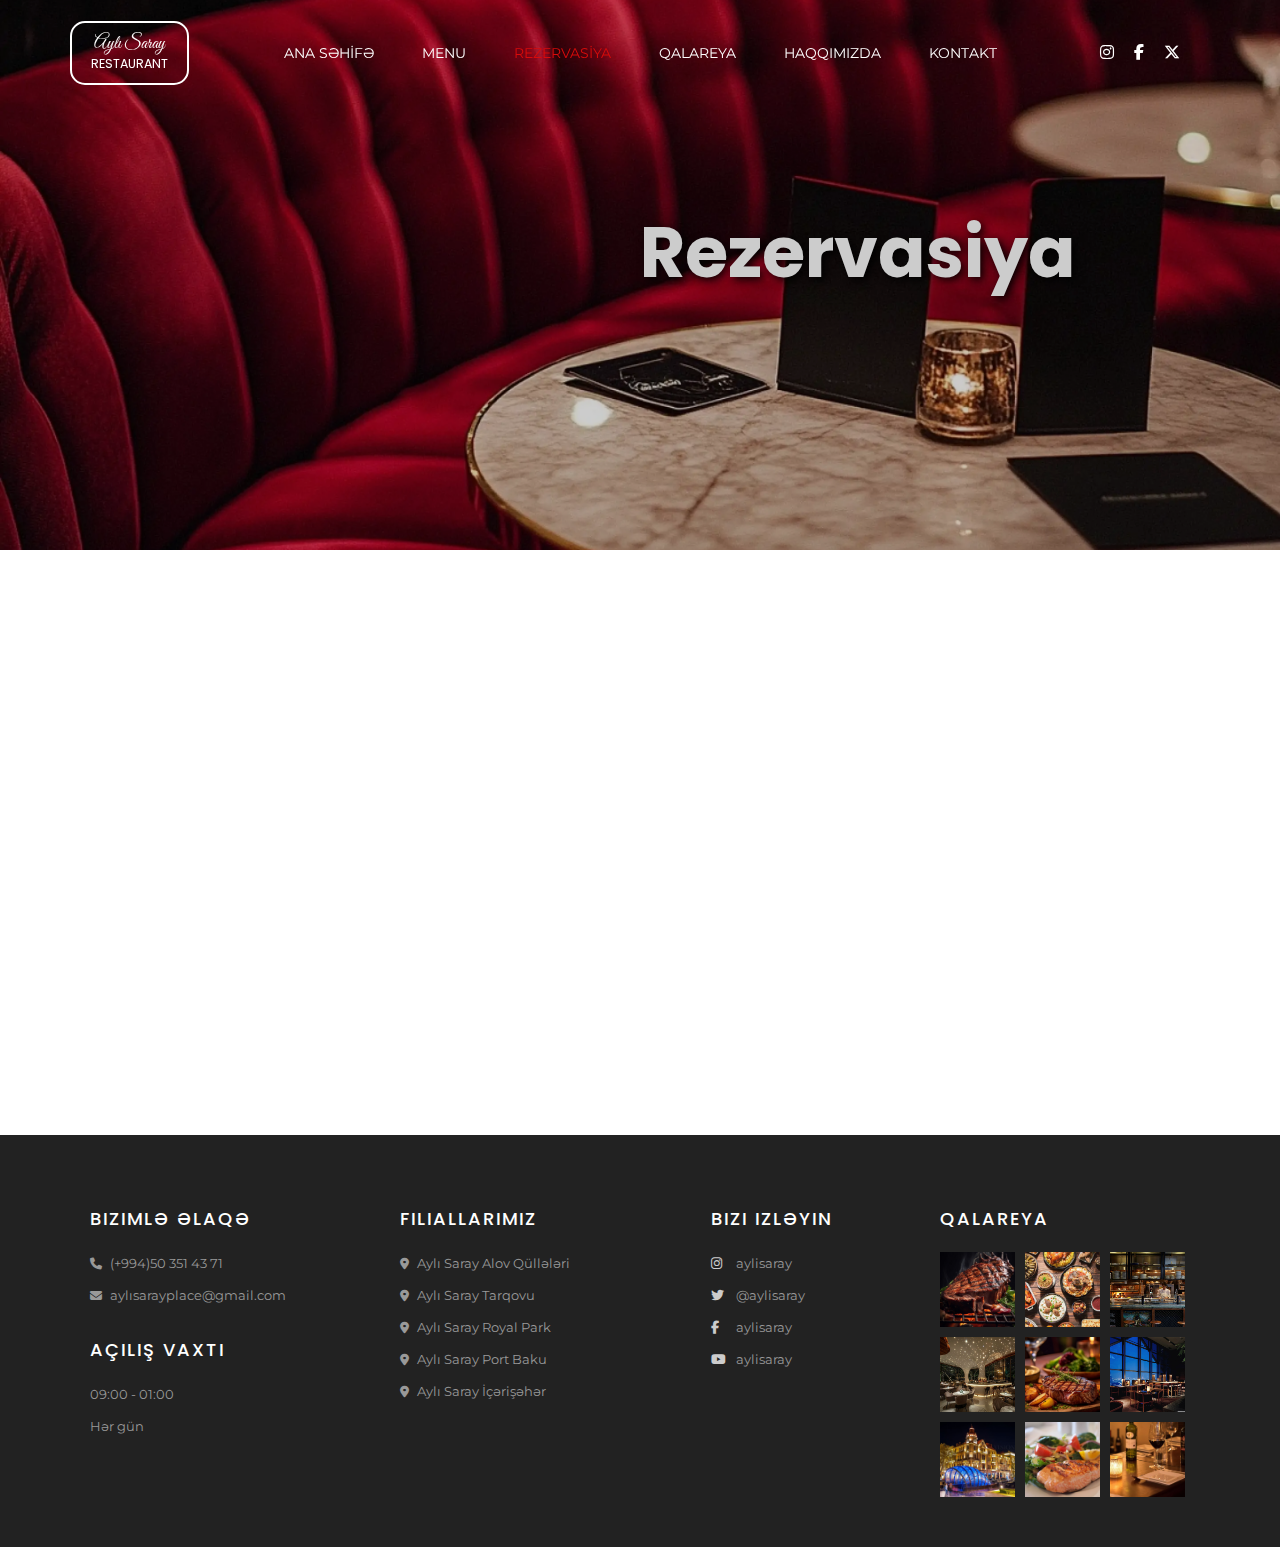
<file: rezervasiya.html>
<!DOCTYPE html>
<html lang="en">
<head>
    <link rel="stylesheet" href="https://cdn.jsdelivr.net/npm/swiper@11/swiper-bundle.min.css" />
    <link rel="preconnect" href="https://fonts.googleapis.com">
<link rel="preconnect" href="https://fonts.gstatic.com" crossorigin>
<link href="https://fonts.googleapis.com/css2?family=Great+Vibes&display=swap" rel="stylesheet">
    <link rel="stylesheet" href="https://cdnjs.cloudflare.com/ajax/libs/font-awesome/6.6.0/css/all.min.css">
    <link rel="preconnect" href="https://fonts.googleapis.com">
<link rel="preconnect" href="https://fonts.gstatic.com" crossorigin>
<link href="https://fonts.googleapis.com/css2?family=Montserrat:ital,wght@0,100..900;1,100..900&display=swap" rel="stylesheet">
    <link rel="preconnect" href="https://fonts.googleapis.com">
<link rel="preconnect" href="https://fonts.gstatic.com" crossorigin>
<link href="https://fonts.googleapis.com/css2?family=Courgette&display=swap" rel="stylesheet">
    <link rel="preconnect" href="https://fonts.googleapis.com">
<link rel="preconnect" href="https://fonts.gstatic.com" crossorigin>
<link href="https://fonts.googleapis.com/css2?family=Poppins:ital,wght@0,100;0,200;0,300;0,400;0,500;0,600;0,700;0,800;0,900;1,100;1,200;1,300;1,400;1,500;1,600;1,700;1,800;1,900&display=swap" rel="stylesheet">
    <link rel="stylesheet" href="./style6.css">
    <meta charset="UTF-8">
    <meta name="viewport" content="width=device-width, initial-scale=1.0">
    <title>Document</title>
</head>
<body>
    <header>
        <div class="nav-bar-main">
            <div class="res-icon">
                <p class="rest-name">Aylı Saray</p>
                <p class="rest">RESTAURANT</p>
            </div>
            <p class="active" id="n-bars"><a id="home-first" href="./index.html">ANA SƏHİFƏ</a></p>
            <p id="n-bars"><a id="menu-first" href="./menu.html">MENU</a></p>
            <p id="n-bars"><a id="rezervation" href="./rezervasiya.html">REZERVASİYA</a></p>
            <p id="n-bars"><a id="gallery" href="./qalareya.html">QALAREYA</a></p>
            <p id="n-bars"><a id="about-us" href="./haqqimizda.html">HAQQIMIZDA</a></p>
            <p id="n-bars"><a id="contact" href="./kontakt.html">KONTAKT</a></p>
                <div class="header-icon-social">
                    <a href="https://www.instagram.com/aylisaray/"><i class="fa-brands fa-instagram" style="color: #ffffff;"></i></a>
                    <a href="https://www.facebook.com/profile.php?id=61571265106247"><i class="fa-brands fa-facebook-f" style="color: #ffffff;"></i></a>
                    <a href="https://x.com/"><i class="fa-brands fa-x-twitter" style="color: #ffffff;"></i></a>
                </div>
                <div class="two-stick">
                    <div id="t-stick"></div>
                    <div id="b-stick"></div>
                </div>
        </div>
        <div class="two-stick-new">
            <div><i class="fa-solid fa-xmark"></i></div>
            <div class="slide-bar-div">
                <div class="header-icon-social">
                    <a href="https://www.instagram.com/aylisaray/"><i class="fa-brands fa-instagram" style="color: #ffffff;"></i></a>
                    <i class="fa-brands fa-facebook-f" style="color: #ffffff;"></i>
                    <i class="fa-brands fa-x-twitter" style="color: #ffffff;"></i>
                </div>
                <ul class="slide-bar-texts">
                    <li><a id="home-link" href="./index.html">ANA SƏHİFƏ</a></li>
                    <li><a id="menu-link" href="./menu.html">MENU</a></li>
                    <li><a id="rezervation-link" href="./rezervasiya.html">REZERVASİYA</a></li>
                    <li><a id="gallery-link" href="./qalareya.html">QALAREYA</a></li>
                    <li><a id="about-us-link" href="./haqqimizda.html">HAQQIMIZDA</a></li>
                    <li><a id="contact-link" href="./kontakt.html">KONTAKT</a></li>
                </ul>
                <!-- <a href="./game.html">oyun</a> -->
                    <div class="gallery-imgs-div">
                        <img id="g-img-mini" src="7c2e8996-b40b-4de2-98ee-a6eb16cbf416.jpeg" alt="">
                        <img id="g-img-mini" src="47f327c3-9513-4338-a1f9-edf7c5e0dab6.jpg" alt="">
                        <img id="g-img-mini" src="d65459b630105022d6e60aa6fce40b56.jpg" alt="">
                        <img id="g-img-mini" src="728c907edce27b242f64240897aab697.jpg" alt="">
                        <img id="g-img-mini" src="e6192a37-ac0f-4ad2-af02-2a8c2b1a115c.jpeg" alt="">
                        <img id="g-img-mini" src="man-made-restaurant-bar-city-wallpaper-preview.jpg" alt="">
                        <img id="g-img-mini" src="night-baku2.jpg" alt="">
                        <img id="g-img-mini" src="our-story-01.jpg.webp" alt="">
                        <img id="g-img-mini" src="our-menu-05.jpg.webp" alt="">
                    </div>
            </div>
        </div>
    </header>
    <section class="first-sec-g">
        <div class="fade fadeOut">
            <div class="g-text-big">
                <p id="g-text-p">Rezervasiya</p>
            </div>
        </div>
    </section>
    <section>
        <div class="fade fadeOut">
        <p id="big-rezerv">Masa rezerv edin</p>
        <form action="">
        <div class="book-table-main">
            <div class="book-table-div">
            <div class="date-name-div">
                <div class="book-div">
                    <label id="input-lab" for="text">Adınız</label>
                    <input id="input1" type="text" required>
                    <p id="input-text1"></p>
                </div>
                <div class="book-div">
                    <label id="input-lab" for="text">Telefon</label>
                    <input id="input2" type="number" required>
                    <p id="input-text2"></p>
                </div>
                <div class="book-div">
                    <label id="input-lab" for="">Email</label>
                    <input id="input3" type="email" required>
                    <p id="input-text3"></p>
                </div>
            </div>
            <div class="time-phone">
                <div class="book-div">
                    <label id="input-lab" for="input">Tarix</label>
                    <input id="input4" type="date" required>
                    <p id="input-text4"></p>
                </div>
                <div class="book-div">
                    <label id="input-lab" for="">Qonaq sayı</label>
                <select name="" id="input5" required>
                        <option value=""></option>
                        <option value="1 nəfər">1 nəfər</option>
                        <option value="2 nəfər">2 nəfər</option>
                        <option value="3 nəfər">3 nəfər</option>
                        <option value="4 nəfər">4 nəfər</option>
                        <option value="5 nəfər">5 nəfər</option>
                        <option value="6 nəfər">6 nəfər</option>
                        <option value="7 nəfər">7 nəfər</option>
                        <option value="8 nəfər">8 nəfər</option>
                        <option value="9 nəfər">9 nəfər</option>
                        <option value="10 nəfər">10 nəfər</option>
                        <option value="11 nəfər">11 nəfər</option>
                        <option value="12 nəfər">12 nəfər</option>
                </select>
                <p id="input-text5"></p>
            </div>
            <div class="book-div">
                <label id="input-lab" for="text">Vaxt</label>
                <select name="" id="input6" required>
                        <option value=""></option>
                        <option value="09:00">09:00</option>
                        <option value="10:00">10:00</option>
                        <option value="11:00">11:00</option>
                        <option value="12:00">12:00</option>
                        <option value="13:00">13:00</option>
                        <option value="14:00">14:00</option>
                        <option value="15:00">15:00</option>
                        <option value="16:00">16:00</option>
                        <option value="17:00">17:00</option>
                        <option value="18:00">18:00</option>
                        <option value="19:00">19:00</option>
                        <option value="20:00">20:00</option>
                        <option value="21:00">21:00</option>
                        <option value="22:00">22:00</option>
                </select>
                <p id="input-text6"></p>
            </div>
            </div>
            </div>
            <div class="button-t-div">
                <button id="book-t-button">rezerv edin</button>
            </div>
            </div>
            </form>
            <div class="saved-update-btn"></div>
            </div>
    </section>
    <footer>
        <div class="footer-main-div">
            <div class="contact-open-div">
                <div>
                    <p id="f-big-text">bizimlə əlaqə</p>
                    <p id="f-small-text"><i class="fa-solid fa-phone" style="color: #999999;"></i> (+994)50 351 43 71</p>
                    <p id="f-small-text" class="rest-email-text"><i class="fa-solid fa-envelope" style="color: #999999;"></i> aylısarayplace@gmail.com</p>
                </div>
                <div>
                    <p id="f-big-text">Açılış vaxtı</p>
                    <p id="f-small-text">09:00 - 01:00</p>
                    <p id="f-small-text">Hər gün</p>
                </div>
            </div>
            <div class="sec-div">
                <p id="f-big-text">Filiallarımız</p>
                <p id="f-small-text"><i class="fa-solid fa-location-dot" style="color: #999999;"></i> Aylı Saray Alov Qüllələri</p>
                <p id="f-small-text"><i class="fa-solid fa-location-dot" style="color: #999999;"></i> Aylı Saray Tarqovu</p>
                <p id="f-small-text"><i class="fa-solid fa-location-dot" style="color: #999999;"></i> Aylı Saray Royal Park</p>
                <p id="f-small-text"><i class="fa-solid fa-location-dot" style="color: #999999;"></i> Aylı Saray Port Baku</p>
                <p id="f-small-text"><i class="fa-solid fa-location-dot" style="color: #999999;"></i> Aylı Saray İçərişəhər</p>
            </div>
            <div class="contact-us-social">
                <p id="f-big-text">Bizi izləyin</p>
                <p id="f-small-text"><i class="fa-brands fa-instagram contact-icons" style="color: #cccccc;"></i> aylisaray</p>
                <p id="f-small-text"><i class="fa-brands fa-twitter contact-icons" style="color: #cccccc;"></i> @aylisaray</p>
                <p id="f-small-text"><i class="fa-brands fa-facebook-f contact-icons" style="color: #cccccc;"></i> aylisaray</p>
                <p id="f-small-text"><i class="fa-brands fa-youtube contact-icons" style="color: #cccccc;"></i> aylisaray</p>
            </div>
            <div class="gallery-div">
                <p id="f-big-text">Qalareya</p>
                <div class="gallery-imgs-div">
                    <img id="g-img-mini" src="7c2e8996-b40b-4de2-98ee-a6eb16cbf416.jpeg" alt="">
                    <img id="g-img-mini" src="47f327c3-9513-4338-a1f9-edf7c5e0dab6.jpg" alt="">
                    <img id="g-img-mini" src="d65459b630105022d6e60aa6fce40b56.jpg" alt="">
                    <img id="g-img-mini" src="728c907edce27b242f64240897aab697.jpg" alt="">
                    <img id="g-img-mini" src="e6192a37-ac0f-4ad2-af02-2a8c2b1a115c.jpeg" alt="">
                    <img id="g-img-mini" src="man-made-restaurant-bar-city-wallpaper-preview.jpg" alt="">
                    <img id="g-img-mini" src="night-baku2.jpg" alt="">
                    <img id="g-img-mini" src="our-story-01.jpg.webp" alt="">
                    <img id="g-img-mini" src="our-menu-05.jpg.webp" alt="">
                </div>
            </div>
        </div>
        <div class="modal-back">
        <div class="modal">
            <div class="modal-main-div">
                <div class="exit-modal">
                    <i class="fa-solid fa-x" style="color: #ebebeb;"></i>
                </div>
                <div class="previous-main">
                    <div id="previous">
                        <i class="fa-solid fa-angle-left" style="color: #eff1f5;"></i>
                    </div>
                </div>
                <div class="modal-imgs">
                    <img class="m-active" src="7c2e8996-b40b-4de2-98ee-a6eb16cbf416.jpeg" alt="">
                    <img src="47f327c3-9513-4338-a1f9-edf7c5e0dab6.jpg" alt="">
                    <img src="d65459b630105022d6e60aa6fce40b56.jpg" alt="">
                    <img src="728c907edce27b242f64240897aab697.jpg" alt="">
                    <img src="e6192a37-ac0f-4ad2-af02-2a8c2b1a115c.jpeg" alt="">
                    <img src="man-made-restaurant-bar-city-wallpaper-preview.jpg" alt="">
                    <img src="night-baku2.jpg" alt="">
                    <img src="our-story-01.jpg.webp" alt="">
                    <img src="our-menu-05.jpg.webp" alt="">
                </div>
                <div class="next-main">
                    <div id="next">
                        <i class="fa-solid fa-angle-right" style="color: #eff1f5;"></i>
                    </div>
                </div>
            </div>
            <div class="exit-btn"></div>
            <div class="img-num-div">
                <p id="img-num">images <span id="img-num-span">1</span> of 9</p>
            </div>
        </div>
        </div>
    </footer>
    <script src="./app6.js"></script>
</body>
</html>
</file>
<file: style.css>
*{
    margin: 0;
    padding: 0;
}
header {
    /*background-image: url(./Sky-Room_white-linens.webp);
    filter: brightness(95%);
    background-position: center center;
    background-repeat: no-repeat;
    background-size: cover;
    height: 100vh;
    position: relative;
    z-index: 0;*/
    position: fixed;
    top: 0;
    left: 0;
    z-index: 3;
    width: 100%;
}
.scroll-header {
    background-color: rgba(114, 39, 39, 0.7);
    color: black !important;
    transition: 0.5s;
}
.black {
    color: #222222;
}
.scroll {
    color: black;
    font-family: "Great Vibes";
    font-size: 18px;
}
.headers-texts {
    position: relative;
    z-index: 1;
}
.first-sec {
    position: relative;
    padding-top: 100px;
    height: 90vh;
    background-image: url(./Sky-Room_white-linens.webp);
    filter: brightness(95%);
    background-position: center center;
    background-repeat: no-repeat;
    background-size: cover;
    transition: 0.5s;
    z-index: 0;
}
.res-icon {
    display: flex;
    flex-direction: column;
    align-items: center;
    justify-content: center;
    width: 115px;
    height: 60px;
    border-radius: 15px;
    border: 2px solid white;
    position: absolute;
    left: 70px;
    cursor: pointer;
}
.rest-name {
    font-family: "Great Vibes";
    font-size: 18px;
    color: white;
}
.rest {
    font-family: "Poppins";
    font-size: 12.5px;
    color: white;
}
.n-bars {
    font-family: "Montserrat", sans-serif;
    color: white;
    font-weight: 400;
    font-size: 14px;
    padding: 24px;
    transition: 0.2s;
}
#n-bars:hover {
    color: #d80b0b;
    cursor: pointer;
    transition: 0.2s;
}
.nav-bar-main {
    display: flex;
    justify-content: center;
    align-items: center;
    padding-top: 20px;
    transition: 0.5s;
}
#home-first {
    text-decoration: none;
    color: white;
    transition: 0.3s;
    color: #d80b0b;
}
#home-first:hover {
    color: #d80b0b;
    cursor: pointer;
    transition: 0.2s;
}
.header-icon-social {
    display: flex;
    gap: 20px;
    position: absolute;
    right: 100px;
}
.two-stick {
    display: none;
    /* display: flex; */
    flex-direction: column;
    align-items: center;
    justify-content: center;
    gap: 10px;
    position: absolute;
    right: 100px;
}
.two-stick-new {

    width: 0px;
    height: 100%;
    background-color: white;
    position: fixed;
    right: 0px;
    top: 0px;
    z-index: 3;
    overflow-x: hidden;
    transition: 0.5s;
}
#home {
    text-decoration: none;
    color: #222222;
    transition: 0.3s;
}
#home:hover {
    color: #d80b0b;
}
#menu-first {
    text-decoration: none;
    color: white;
    transition: 0.3s;
}
#menu-first:hover {
    color: #d80b0b;
}
#gallery {
    text-decoration: none;
    color: white;
    transition: 0.3s;
}
#gallery:hover {
    color: #d80b0b;
}
#rezervation {
    text-decoration: none;
    color: white;
    transition: 0.3s;
}
#rezervation:hover {
    color: #d80b0b;
}
#about-us {
    text-decoration: none;
    color: white;
    transition: 0.3s;
}
#about-us:hover {
    color: #d80b0b;
}
.fa-xmark {
    position: absolute;
    top: 25px;
    right: 20px;
    font-size: 30px;
}
.fa-xmark:hover {
    color: #d80b0b;
}
.slide-bar-texts {
    font-family: "Montserrat", sans-serif;
    color: #222222;
    list-style-type: none;
    font-weight: 500;
    font-size: 14px;
    padding: 24px;
    transition: 0.2s;
    text-align: center;
    
}
.slide-bar-texts > li {
    padding: 10px;
    transition: 0.3s;
    cursor: pointer;
}
.slide-bar-texts > li:hover {
    color: #d80b0b;
}
.slide-bar-div {
    display: flex;
    flex-direction: column;
    align-items: center;
    padding-top: 100px;
}
.delete {
    visibility: hidden;
}
#t-stick {
    width: 25px;
    height: 2px;
    background-color: white;
    transition: 0.2s;
}
.two-stick:hover #t-stick {
    background-color: #d80b0b;
    transition: 0.2s;
}
.two-stick:hover #b-stick {
    background-color: #d80b0b;
    transition: 0.2s;
}
#b-stick {
    width: 25px;
    height: 2px;
    background-color: white;
    transition: 0.2s;
}
.header-texts {
    display: flex;
    flex-direction: column;
    align-items: center;
    justify-content: center;
    gap: 30px;
    margin-top: 60px;
}
#welcome {
    font-family: "Poppins";
    font-size: 60px;
    line-height: 1.1;
    color: white;
    text-shadow: 2px 5px 8px black;
}
#rest-name-big {
    font-family: "Great Vibes";
    font-weight: 700;
    font-size: 95px;
    line-height: 1.1;
    color: white;
    letter-spacing: 10px;
    word-spacing: 10px;
    text-shadow: 2px 5px 8px black;
}
.look-menu {
    text-decoration: none;
    background-color: white;
    border-radius: 10px;
    width: 135px;
    height: 40px;
    color: #EC1D25;
    font-family: "Montserrat", sans-serif;
    font-weight: 400;
    font-size: 12px;
    line-height: 1.1;
    display: flex;
    justify-content: center;
    align-items: center;
    transition: 0.3s;
    margin-top: 20px;
    cursor: pointer;
    text-transform: uppercase;
    z-index: 2;
    
}
.look-menu:hover {
    background-color: #EC1D25;
    color: white;
    transition: 0.3s;
}
#l-menu {
    border-radius: 10px;
    text-transform: uppercase;
    font-weight: 400;
    font-size: 12px;
    padding: 12px 12px;
    background-color: white;
    text-decoration: none;
    color: #d80b0b;
    cursor: pointer;
    font-family: "Montserrat", sans-serif;
    transition: 0.3s;
}
#l-menu:hover {
    background-color: #d80b0b;
    color: white;
}
.welcome-sec {
    background-color: rgb(235, 231, 231);
    padding-bottom: 120px;
}
.welcome-main-div {
    display: flex;
    justify-content: center;
    gap: 150px;
    padding-top: 100px;
}
.welcome-div {
    display: flex;
    flex-direction: column;
    align-items: center;
    gap: 30px;
    /* padding-top: 60px; */
}
.haqqimizda-div {
    display: flex;
}
#w-text-big {
    font-family: "Dancing Script", serif;
    font-weight: 800;
    font-size: 50px;
    line-height: 1.2;
    color: #222222;
    letter-spacing: 6px;
}
#w-text-small {
    font-family: Montserrat;
    font-weight: 400;
    font-size: 15px;
    line-height: 1.7;
    color: #666666;
    text-align: center;
}
#haqqimizda {
    text-decoration: none;
    font-family: "Montserrat";
    font-weight: 400;
    font-size: 12px;
    color: #222222;
    text-transform: uppercase;
    letter-spacing: 1px;
    position: absolute;
    left: 0px;
    transition: 0.4s;
}
.haqqimizda-div:hover #haqqimizda {
    left: -10px;
    transition: 0.4s;
    color: orangered;
}
.haqqimizda-div {
    position: relative;
    width: 120px;
    height: 30px;
    display: flex;
    justify-content: center;
    align-items: center;
    cursor: pointer;
}
.fa-arrow-right {
    position: absolute;
    left: 107px;
    transition: 0.4s;
}
.haqqimizda-div:hover .fa-arrow-right {
    left: 110px;
    transition: 0.4s;
}
.w-img-div {
    width: 390px;
    height: 390px;
    overflow: hidden;
    border-radius: 10px;
}
#w-img {
    width: 100%;
    height: 100%;
    object-fit: cover;
    transition: 0.5s;
    border-radius: 10px;
}
.w-img-div:hover #w-img {
    transform: scale(1.1);
    transition: 0.5s;
}
.discovery-main-div {
    display: flex;
    flex-direction: column;
    justify-content: center;
    align-items: center;
    background-image: url(./bar19.jpg);
    background-position: center center;
    background-repeat: no-repeat;
    background-size: cover;
    height: 380px;
    width: 100%;
    z-index: 0;
}
#disc-text {
    font-family: "Great Vibes";
    font-weight: 700;
    font-size: 40px;
    line-height: 1.2;
    color: #d80b0b;
    z-index: 1;
}
#rest-name-disc {
    font-family: "Great Vibes";
    font-weight: 700;
    font-size: 60px;
    line-height: 1.2;
    color: rgb(255, 255, 255);
    letter-spacing: 10px;
    word-spacing: 6px;
    z-index: 1;
    width: 380px;
    height: 100px;
    border-radius: 10px;
    background-color: rgba(255, 255, 255, 0.3);
    display: flex;
    justify-content: center;
    align-items: center;
}
.kesf-edin-main {
    display: flex;
    justify-content: center;
    margin-top: 80px;
    padding-bottom: 80px;
    gap: 55px;
}
.kesf-img-div {
    width: 370px;
    height: 230px;
    object-fit: cover;
    border-radius: 10px;
    overflow: hidden;
}
.kesf-img-div:hover #kesf-edin-img {
    transform: scale(1.1);
    transition: 0.4s;
}
#kesf-edin-img {
    width: 100%;
    height: 100%;
    border-radius: 10px;
    transition: 0.4s;
}
#kesf-big-text {
    font-family: Poppins;
    font-weight: 500;
    font-size: 22px;
    color: #333333;
    text-transform: uppercase;
    letter-spacing: 1px;
    padding-top: 20px;
}
#kesf-small-text {
    font-family: Montserrat;
    font-weight: 400;
    font-size: 15px;
    line-height: 1.7;
    color: #666666;
    margin-bottom: 10px;
}
.menu-sec {
    background-color: rgb(235, 231, 231);
    padding-bottom: 100px;
}
#big-menu {
    color: #222222;
    font-family: "Great Vibes";
    font-weight: 700;
    font-size: 95px;
    line-height: 1.1;
    letter-spacing: 10px;
    word-spacing: 10px;
    text-align: center;
    padding-top: 120px;
    z-index: 1;
}
.start-div {
    position: relative;
    display: flex;
    flex-direction: column;
    justify-content: center;
    align-items: center;
    padding-bottom: 60px;
}
#rest-name-red {
    font-size: 40px;
    font-family: "Great Vibes";
    color: #d80b0b;
    font-weight: 600;
    position: absolute;
    top: 95px;
    z-index: 0;
}
#menu-img {
    width: 130%;
    height: 100%;
    object-fit: cover;
    position: absolute;
    top: 0;
    left: 0;
    transform: translate3d(-60px, 0, 0);
    filter: brightness(60%);
    transition: 0.7s;
}
.menu-img-div:hover #menu-img {
    transform: translate3d(-10px, 0, 0);
    filter: brightness(100%);
    transition: 0.7s;
}

.menu-img-div {
    width: 350px;
    height: 473px;
    overflow: hidden;
    position: relative;
    display: flex;
    justify-content: center;
    align-items: center;
    border-radius: 10px;
    margin-left: 15px;
    margin-right: 15px;
    margin-bottom: 30px;
}
.menu-img-div:hover .menu-effect-l{
    width: 0px;
    transition: 0.8s;
}
.menu-img-div:hover .menu-effect-r{
    width: 0px;
    transition: 0.8s;
}
.menu-effect-l {
    position: absolute;
    right: 0;
    top: 0;
    width: 50px;
    height: 100%;
    background-color: rgba(180, 180, 153, 0.8);
    z-index: 2;
    transition: 0.8s;
}
.menu-effect-r {
    position: absolute;
    left: 0;
    top: 0;
    width: 50px;
    height: 100%;
    background-color: rgba(180, 180, 153, 0.8);
    z-index: 2;
    transition: 0.8s;
}
#menu-text {
    text-decoration: none;
    padding: 0px 15px;
    height: 60px;
    font-family: "Poppins";
    font-size: 22px;
    color: #333333;
    text-transform: uppercase;
    letter-spacing: 3px;
    display: flex;
    justify-content: center;
    align-items: center;
    background-color: white;
    border-radius: 10px;
    opacity: 0.9;
    transition: 0.4s;
    cursor: pointer;
}
#menu-text:hover {
    background-color: #d80b0b;
    transition: 0.4s;
    color: white;
}

.menu-main-div {
    display: flex;
    justify-content: center;
    flex-wrap: wrap;
}
.drink-starters {
    display: flex;
    flex-direction: column;
}
.d-s {
    display: flex;
    justify-content: center;
    align-items: center;
    height: 221px;
}
.big-menu-div {
    width: 730px;
    height: 221px;
    overflow: hidden;
    position: relative;
    display: flex;
    justify-content: center;
    align-items: center;
    border-radius: 10px;
    margin-left: 15px;
    margin-right: 15px;
}
.reserv-sec {
    background-color: rgb(235, 231, 231);
    padding-bottom: 120px;
}
#big-rezerv {
    /* text-align: center; */
    color: #222222;
    font-size: 70px;
    font-family: "Courgette";
    z-index: 1;
}
.book-table-main {
    display: flex;
    flex-direction: column;
    align-items: center;
    position: relative;
    max-width: 500px;
}
#reserv-text {
    font-size: 21px;
    font-family: "Poppins";
    color: #222222;
    line-height: 2;
    padding-top: 10px;
    text-align: center;
}
.haqqimizda-big-div:hover #haqqimizda {
    left: -10px;
    transition: 0.4s;
    color: orangered;
}
.haqqimizda-big-div {
    position: relative;
    width: 120px;
    /* width: 100%; */
    height: 30px;
    display: flex;
    justify-content: center;
    align-items: center;
    cursor: pointer;
}
.haqqimizda-big-div:hover .fa-arrow-right {
    left: 110px;
    transition: 0.4s;
}
.haqqimizda-main {
    padding-top: 25px;
    width: 100%;
    display: flex;
    justify-content: center;
}
#rest-n-red {
    font-size: 40px;
    font-weight: 600;
    color: #d80b0b;
    font-family: "Great Vibes";
    text-align: center;
    position: absolute;
    z-index: 0;
}
.reserv-main-div {
    display: flex;
    justify-content: center;
    padding-top: 70px;
    gap: 120px;
}
.book-start-div {
    position: relative;
    display: flex;
    /* justify-content: flex-start; */
    justify-content: center;
}
#book-table-img {
    width: 100%;
    height: 100%;
    transition: 0.5s;
}
.book-img-div {
    width: 375px;
    height: 380px;
    overflow: hidden;
    border-radius: 10px;
}
.book-img-div:hover #book-table-img {
    transform: scale(1.1);
    transition: 0.5s;
}










    .swiper {
      width: 100%;
      height: 100%;
    }

    .swiper-slide {
      text-align: center;
      font-size: 18px;
      background: #fff;
      display: flex;
      justify-content: center;
      align-items: center;
    }

    .swiper-slide img {
      display: block;
      width: 100%;
      height: 100%;
      object-fit: cover;
    }

.c-review-div {
    display: flex;
    flex-direction: column;
    justify-content: center;
    align-items: center;
    padding-bottom: 120px;
    padding-top: 150px;
}
#c-img {
    width: 150px;
    height: 150px;
    border: 4px solid #d80b0b;
    border-radius: 50%;
    margin-top: 0px;
}

#celebr {
    font-size: 50px;
    font-family: "Great Vibes";
    color: #d80b0b;
    font-weight: 600;
    position: absolute;
    z-index: 2;
    top: 70px;
}
#celebr-review {
    font-size: 65px;
    font-family: "Courgette";
    color: #222222;
    font-weight: 700px;
    position: absolute;
    z-index: 2;
    top: 100px;
}
.celebr-start-div {
    position: relative;
    display: flex;
    flex-direction: column;
    align-items: center;
    padding-top: 110px;
}
#celebr-comment {
    font-size: 20px;
    color: #222222;
    font-family: "Montserrat";
    padding-top: 20px;
    padding-bottom: 30px;
}
#celebr-name {
    font-size: 20px;
    font-family: "Courgette";
    color: #222222;
    padding-top: 20px;
}

.dark-mode {
    background-color: #222222;
    color: white;
    padding-top: 120px;
}
.dark {
    color: white;
}
.fa-moon {
    font-size: 110px;
    text-shadow: 5px 5px 25px rgb(255, 255, 255);
    visibility: hidden;
    transition: 0.5s; 
}
.about-sec {
    display: flex;
    justify-content: center;
    padding-top: 150px;
    padding-bottom: 100px;
    background-color: rgb(235, 231, 231);
    gap: 100px;
}
.a-imgs-div {
    position: relative;
    display: flex;
}
#a-img1 {
   width: 100%;
   height: 100%;
   transition: 0.4s;
   object-fit: cover; 
   z-index: 0;
   overflow: hidden;
}
#a-img1:hover {
    z-index: 2;
    transition: 0.4s;
}
#a-img2 {
    width: 100%;
    height: 100%;
    object-fit: cover;
    position: absolute;
    z-index: -1;
    transition: 0.4s;
}
.about-images1 {
    position: relative;
    width: 310px;
    height: 520px;
    z-index: 0;
    overflow: hidden;
    /* position: absolute; */
    top: 40px;
    left: 50px;
    transition: 0.5s;
}
#a-img1:hover {
    transform: scale(1.2);
    z-index: 2;
}
.about-images1:hover {
    left: 0;
}
.about-images2 {
    position: relative;
    /* position: absolute; */
    width: 310px;
    height: 520px;
    z-index: 0;
    overflow: hidden;
}
#a-img2:hover {
    transform: scale(1.2);
}
#a-res-name {
    font-size: 52px;
    font-family: "Great Vibes";
    color: #d80b0b;
    font-weight: 600;
    position: absolute;
    left: 60px;
    top: 43px;
}
#a-big {
    font-size: 70px;
    font-family: "Courgette";
    position: absolute;
    top: 58px;
}
.a-start-text {
    position: relative;
}
#a-text {
    font-size: 20px;
    font-family: "Poppins";
    color: #222222;
    position: absolute;
    top: 150px;
    width: 400px;
    line-height: 1.8;

}
.about-texts {
    position: relative;
    width: 40%;
}
#o-text {
    font-size: 20px;
    font-family: "Poppins";
    color: black;
    line-height: 1.8;
    font-weight: 600;
}
#o-time {
    font-size: 20px;
    font-family: "Poppins";
    color: #d80b0b;
    font-weight: 500;
}
#o-num {
    display: inline-block;
    font-size: 40px;
    padding-top: 20px;
    font-family: "Poppins";
    color: #691010;
    text-decoration: none;
}
#o-num:hover{
    color: #d80b0b;
}
.active {
    color: #d80b0b;
}
footer {
    background-color: #222222;
}
.footer-main-div {
    display: flex;
    padding: 50px 90px;
}
.contact-open-div {
    width: 25%;
    padding-right: 50px;
}
.sec-div {
    width: 30%;
}
#f-big-text {
    font-family: Poppins;
    font-weight: 500;
    font-size: 18px;
    color: white;
    text-transform: uppercase;
    letter-spacing: 2px;
    padding-bottom: 20px;
    padding-top: 20px;
}
#f-small-text {
    font-family: Montserrat;
    font-weight: 400;
    font-size: 13px;
    color: #999999;
    line-height: 1.7;
    padding-bottom: 10px;
}
.fa-phone {
    font-size: 12px;
    display: inline-block;
    padding-right: 5px;
}
.fa-envelope {
    font-size: 12px;
    display: inline-block;
    padding-right: 5px;
}
.fa-location-dot {
    font-size: 12px;
    display: inline-block;
    padding-right: 5px;
}
#g-img-mini {
    width: 75px;
    height: 75px;
    object-fit: cover;
    cursor: pointer;
    transition: 0.5s;
}
#g-img-mini:hover {
    transform: scale(1.2);
    transition: 0.5s;
}
.gallery-imgs-div {
    display: flex;
    flex-wrap: wrap;
    width: 250px;
    gap: 10px;
}
.contact-us-social {
    width: 22%;
}
.contact-icons {
    display: inline-block;
    padding-right: 2px;
    width: 20px;
}
.modal-main-div {
    position: relative;
    display: flex;
    justify-content: center;
}
.modal-imgs > img {
    position: absolute;
    top: -65px;
    width: 400px;
    height: 400px;
    object-fit: cover;
    opacity: 0;
    z-index: 1; 
}
#previous {
    width: 60px;
    height: 60px;
    background-color: rgba(0, 0, 0, 0.6);
    border-radius: 50%;
    position: absolute;
    left: 0px;
    top: 110px;
    z-index: 2;
    display: flex;
    justify-content: center;
    align-items: center;
    filter: brightness(40%);
}
.previous-main {
    height: 100%;
}
.previous-main:hover #previous{
    filter: brightness(100%);
}
#next {
    width: 60px;
    height: 60px;
    background-color: rgba(0, 0, 0, 0.6);
    border-radius: 50%;
    position: absolute;
    left: 340px;
    top: 110px;
    z-index: 2;
    display: flex;
    justify-content: center;
    align-items: center;
    filter: brightness(40%);
}
.next-main {
    height: 100%;
}
.next-main:hover #next{
    filter: brightness(100%);
}
.modal-imgs {
    position: relative;
}
.modal {
    position: fixed;
    top: 220px;
    right: 200px;
    display: flex;
    justify-content: center;
    width: 100%;
    z-index: 0;
    visibility: hidden;
}
.modal-back {
  visibility: hidden;
  position: fixed; /* Stay in place */
  z-index: 3; /* Sit on top */
  padding-top: 100px; /* Location of the box */
  left: 0;
  top: 0;
  width: 100%; /* Full width */
  height: 100%; /* Full height */
  overflow: auto; /* Enable scroll if needed */
  background-color: rgb(0,0,0); /* Fallback color */
  background-color: rgba(0,0,0,0.7);
}
footer {
    position: relative;  
}
.fa-angle-right {
    font-size: 42px;
}
.fa-angle-left {
    font-size: 42px;
}
.fa-x {
    font-size: 35px;
    filter: brightness(50%);
}
.exit-modal {
    position: absolute;
    left: 350px;
    top: -40px;
    z-index: 2;
}
.exit-modal:hover .fa-x {
    filter: brightness(100%);
}
.m-active {
    opacity: 1 !important; 
}
#img-num {
    z-index: 2;
    color: rgb(0, 0, 0);
    position: absolute;
}
.img-num-div {
    font-family: "Poppins";
    z-index: 2;
    width: 110px;
    height: 25px;
    border-radius: 2px;
    background-color: rgb(255, 255, 255, 0.4);
    display: flex;
    justify-content: center;
    align-items: center;
    position: relative;
    top: 260px;
    left: 150px;
}
#contact {
    text-decoration: none;
    color: white;
    transition: 0.3s;
}
#contact:hover {
    color: #d80b0b;
    cursor: pointer;
    transition: 0.2s;
}



.fade {
    transition: opacity 0.7s ease-in;
  } 
.fadeOut { opacity: 0; }
.fadeIn { opacity: 1; }





@media screen and (max-width: 1249px) and (min-width: 1100px) {
    .n-bars {
        padding: 18px;
    }
    #welcome {
        font-size: 40px;
    }
    #rest-name-big {
        font-size: 70px;
    }
    .res-icon {
        left: 45px;
    }
    .header-icon-social {
        right: 80px;
    }
    .welcome-main-div {
        gap: 70px;
    }
    .welcome-div {
        width: 530px;
    }
    #w-img {
        width: 360px;
        height: 360px;
    }
    .kesf-edin-divs {
        width: 300px;
    }
    #kesf-big-text {
        font-size: 20px;
    }
    #kesf-small-text {
        line-height: 1.4;
        height: 51px;
    }
    .kesf-edin-main {
        gap: 30px;
    }
    #kesf-edin-img {
        width: 300px;
        height: 200px;
    }
    #big-menu {
        font-size: 92px;
    }
    .about-sec {
        gap: 50px;
    }
    .menu-img-div {
        width: 320px;
        height: 443px;
    }
    .d-s {
        height: 206px;
    }
    .big-menu-div {
        width: 670px;
        height: 206px;
    }
    #a-img1 {
        width: 270px;
        height: 480px;
        left: 30px;
    }
    #a-img2 {
        width: 270px;
        height: 480px;
    }
    #a-text {
        font-size: 18px;
    }
    #a-res-name {
        font-size: 46px;
    }
    #a-big {
       font-size: 62px; 
    }
    #rezerv-text {
        font-size: 18px;
    }
    .book-img-div {
        width: 350px;
        height: 355px;
    }
    #rest-n-red {
        font-size: 35px;
    }
    #big-rezerv {
        font-size: 65px;
    }
}  

@media screen and (max-width: 1099px) and (min-width: 1024px) {
    .n-bars {
        padding: 18px;
    }
    /* .nav-bar-main {
        max-width: 1025px;
    } */
    #welcome {
        font-size: 40px;
    }
    #w-text-big {
        font-size: 45px;
    }
    #rest-name-big {
        font-size: 70px;
    }
    .res-icon {
        left: 45px;
    }
    .header-icon-social {
        right: 80px;
    }
    .welcome-main-div {
        gap: 70px;
    }
    .welcome-div {
        width: 530px;
    }
    .w-img-div {
        width: 340px;
        height: 340px;
        padding-top: 30px;
    }
    .menu-img-div {
        width: 300px;
        height: 423px;
    }
    .d-s {
        height: 196px;
    }
    .big-menu-div {
        width: 630px;
        height: 196px;
    }
    /* #a-img1 {
        width: 250px;
        height: 460px;
        left: 30px;
    }
    #a-img2 {
        width: 250px;
        height: 460px;
    } */
    .about-images1 {
        width: 250px;
        height: 460px;
        left: 30px;
    }
    .about-images2 {
        width: 250px;
        height: 460px;
    }
    #a-text {
        font-size: 18px;
    }
    #a-res-name {
        font-size: 42px;
    }
    #a-big {
       font-size: 56px; 
    }
    .kesf-edin-divs {
        width: 300px;
    }
    #kesf-big-text {
        font-size: 20px;
        padding-top: 0px;
    }
    #kesf-small-text {
        line-height: 1.4;
        height: 51px;
    }
    .kesf-edin-main {
        gap: 30px;
    }
    .kesf-img-div {
        width: 300px;
        height: 200px;
    }
    #kesf-edin-img {
        width: 300px;
        height: 200px;
    }
    .book-img-div {
        width: 350px;
        height: 355px;
    }
    .reserv-main-div {
        gap: 55px;
    }
    #rest-n-red {
        font-size: 35px;
    }
    #big-rezerv {
        font-size: 65px;
    }
    /* .footer-main-div > .gallery-div {
        display: none;
    } */
}





@media screen and (max-width: 1023px) and (min-width: 900px) {
    .n-bars {
        display: none;
        padding: 18px;
    }
    .two-stick {
        display: flex;
        top: 40px;
        right: 50px;
    }
    #home:hover {
        color: #d80b0b;
    }
    #menu:hover {
        color: #d80b0b;
    }
    #reservation-slide:hover {
        color: #d80b0b;
    }
    #gallery-slide:hover {
        color: #d80b0b;
    }
    #about-slide:hover {
        color: #d80b0b;
    }
    #contact-slide:hover {
        color: #d80b0b;
    }

    #home {
        color: #d80b0b;
    }
    #menu {
        color: #222222;
        text-decoration: none;
    }
    #reservation-slide {
        color: #222222;
        text-decoration: none;
    }
    #gallery-slide {
        color: #222222;
        text-decoration: none;
    }
    #about-slide {
        color: #222222;
        text-decoration: none;
    }
    #contact-slide {
        color: #222222;
        text-decoration: none;
    }
    /* .nav-bar-main {
        max-width: 1023px;
    } */
    .nav-bar-main {
        padding-top: 70px;
    }
    #welcome {
        font-size: 30px;
    }
    #w-text-big {
        font-size: 30px;
    }
    #w-text-small {
        width: 370px;
        height: 160px;
    }
    #rest-name-big {
        font-size: 60px;
    }
    .res-icon {
        left: 45px;
        top: 20px;
    }
    .header-icon-social {
        right: 120px;
        top: 40px;
    }
    .welcome-main-div {
        gap: 70px;
    }
    .welcome-div {
        width: 350px;
        padding-top: 40px;
    }
    .w-img-div {
        width: 300px;
        height: 300px;
        padding-top: 30px;
    }
    .menu-img-div {
        width: 220px;
        height: 343px;
    }
    .menu-effect-l {
        width: 35px;
    }
    .menu-effect-r {
        width: 35px;
    }
    #rest-name-red {
        font-size: 30px;
    }
    #big-menu {
        font-size: 70px;
    }
    #menu-text {
        font-size: 19px;
        height: 55px;
    }
    .d-s {
        height: 156px;
    }
    .big-menu-div {
        width: 468px;
        height: 146px;
    }
    /* #a-img1 {
        width: 220px;
        height: 400px;
        left: 30px;
    }
    #a-img2 {
        width: 220px;
        height: 400px;
    } */
    .about-images1 {
        width: 220px;
        height: 400px;
        left: 30px;
    }
    .about-images2 {
        width: 220px;
        height: 400px;
    }
    #a-text {
        font-size: 18px;
        width: 350px;
        padding-bottom: 30px;
    }
    #a-res-name {
        font-size: 32px;
    }
    #a-big {
       font-size: 50px; 
    }
    .sec-div {
        padding-right: 50px;
    }
    .contact-open-div {
        padding-right: 60px;
    }
    .kesf-edin-divs {
        width: 220px;
    }
    #kesf-big-text {
        font-size: 18px;
        padding-top: 0px;
        width: 100px;
    }
    #kesf-small-text {
        line-height: 1.4;
        height: 80px;
    }
    .kesf-edin-main {
        gap: 50px;
    }
    .kesf-img-div {
        width: 220px;
        height: 170px;
    }
    .book-img-div {
        width: 350px;
        height: 355px;
    }
    .reserv-main-div {
        gap: 55px;
        flex-direction: column;
        align-items: center;
    }
    #rest-n-red {
        font-size: 35px;
    }
    #big-rezerv {
        font-size: 65px;
    }
    .footer-main-div > .gallery-div {
        display: none;
    }
    .footer-main-div {
        gap: 70px;
    }
}






@media screen and (max-width: 900px) and (min-width: 800px) {
    .n-bars {
        display: none;
        padding: 18px;
    }
    .two-stick {
        display: flex;
        top: 40px;
        right: 50px;
    }
    #home:hover {
        color: #d80b0b;
    }
    #menu:hover {
        color: #d80b0b;
    }
    #reservation-slide:hover {
        color: #d80b0b;
    }
    #gallery-slide:hover {
        color: #d80b0b;
    }
    #about-slide:hover {
        color: #d80b0b;
    }
    #contact-slide:hover {
        color: #d80b0b;
    }

    #home {
        color: #d80b0b;
    }
    #menu {
        color: #222222;
        text-decoration: none;
    }
    #reservation-slide {
        color: #222222;
        text-decoration: none;
    }
    #gallery-slide {
        color: #222222;
        text-decoration: none;
    }
    #about-slide {
        color: #222222;
        text-decoration: none;
    }
    #contact-slide {
        color: #222222;
        text-decoration: none;
    }
    /* .nav-bar-main {
        max-width: 1023px;
    } */
    .nav-bar-main {
        padding-top: 70px;
    }
    #welcome {
        font-size: 30px;
    }
    #w-text-big {
        font-size: 30px;
    }
    #w-text-small {
        width: 370px;
        height: 160px;
    }
    #rest-name-big {
        font-size: 60px;
    }
    .res-icon {
        left: 45px;
        top: 20px;
    }
    .header-icon-social {
        right: 120px;
        top: 40px;
    }
    .welcome-main-div {
        gap: 70px;
    }
    .welcome-div {
        width: 350px;
        /* padding-top: 40px; */
    }
    .w-img-div {
        width: 300px;
        height: 300px;
        /* padding-top: 30px; */
    }
    .menu-img-div {
        width: 200px;
        height: 323px;
    }
    .menu-effect-l {
        width: 35px;
    }
    .menu-effect-r {
        width: 35px;
    }
    #rest-name-red {
        font-size: 30px;
    }
    #big-menu {
        font-size: 70px;
    }
    #menu-text {
        font-size: 19px;
        height: 55px;
    }
    .d-s {
        height: 146px;
    }
    .big-menu-div {
        width: 430px;
        height: 146px;
    }
    /* #a-img1 {
        width: 195px;
        height: 385px;
        left: 30px;
    }
    #a-img2 {
        width: 195px;
        height: 385px;
    } */
    .about-images1 {
        width: 195px;
        height: 385px;
        left: 30px;
    }
    .about-images2 {
        width: 195px;
        height: 385px;
    }
    .about-sec {
        gap: 60px;
    }
    #a-text {
        font-size: 16px;
        width: 300px;
    }
    #a-res-name {
        font-size: 32px;
    }
    #a-big {
       font-size: 50px; 
    }
    .sec-div {
        padding-right: 50px;
    }
    .contact-open-div {
        padding-right: 60px;
    }
    .kesf-edin-divs {
        width: 220px;
    }
    #kesf-big-text {
        font-size: 18px;
        padding-top: 0px;
        width: 100px;
    }
    #kesf-small-text {
        line-height: 1.4;
        height: 80px;
    }
    .kesf-edin-main {
        gap: 30px;
    }
    .kesf-img-div {
        width: 220px;
        height: 170px;
    }
    .book-img-div {
        width: 350px;
        height: 355px;
    }
    .reserv-main-div {
        gap: 55px;
        flex-direction: column;
        align-items: center;
    }
    #rest-n-red {
        font-size: 35px;
    }
    #big-rezerv {
        font-size: 65px;
    }
    .footer-main-div > .gallery-div {
        display: none;
    }
}





@media screen and (max-width: 799px) and (min-width: 768px) {
    .n-bars {
        display: none;
        padding: 18px;
    }
    .two-stick {
        display: flex;
        top: 40px;
        right: 50px;
    }
    #home:hover {
        color: #d80b0b;
    }
    #menu:hover {
        color: #d80b0b;
    }
    #reservation-slide:hover {
        color: #d80b0b;
    }
    #gallery-slide:hover {
        color: #d80b0b;
    }
    #about-slide:hover {
        color: #d80b0b;
    }
    #contact-slide:hover {
        color: #d80b0b;
    }

    #home {
        color: #d80b0b;
    }
    #menu {
        color: #222222;
        text-decoration: none;
    }
    #reservation-slide {
        color: #222222;
        text-decoration: none;
    }
    #gallery-slide {
        color: #222222;
        text-decoration: none;
    }
    #about-slide {
        color: #222222;
        text-decoration: none;
    }
    #contact-slide {
        color: #222222;
        text-decoration: none;
    }
    /* .nav-bar-main {
        max-width: 1023px;
    } */
    .nav-bar-main {
        padding-top: 70px;
    }
    #welcome {
        font-size: 30px;
    }
    #w-text-big {
        font-size: 30px;
    }
    #w-text-small {
        width: 370px;
        height: 160px;
    }
    #rest-name-big {
        font-size: 60px;
    }
    .res-icon {
        left: 45px;
        top: 20px;
    }
    .header-icon-social {
        right: 120px;
        top: 40px;
    }
    .welcome-main-div {
        gap: 70px;
    }
    .welcome-div {
        width: 350px;
        /* padding-top: 40px; */
    }
    .w-img-div {
        width: 300px;
        height: 300px;
        /* padding-top: 30px; */
    }
    .menu-img-div {
        width: 200px;
        height: 323px;
    }
    .menu-effect-l {
        width: 35px;
    }
    .menu-effect-r {
        width: 35px;
    }
    #rest-name-red {
        font-size: 30px;
    }
    #big-menu {
        font-size: 70px;
    }
    #menu-text {
        font-size: 19px;
        height: 55px;
    }
    .d-s {
        height: 146px;
    }
    .big-menu-div {
        width: 430px;
        height: 146px;
    }
    /* #a-img1 {
        width: 185px;
        height: 375px;
        left: 30px;
    }
    #a-img2 {
        width: 185px;
        height: 375px;
    } */
    .about-images1 {
        width: 220px;
        height: 400px;
        left: 30px;
    }
    .about-images2 {
        width: 220px;
        height: 400px;
    } 
    .about-sec {
        flex-direction: column-reverse;
        align-items: center;
    }
    .a-start-text {
        position: static;
    }
    .a-text-fade {
        /* width: 400px; */
        /* text-align: center; */
        /* display: flex;
        justify-content: center; */
        
    }
    #a-text {
        /* text-align: center; */
        font-size: 22px;
        width: 400px;
        position: static;
        padding-right: 50px;
    }
    #a-res-name {
        font-size: 32px;
        position: static;
        text-align: center;
    }
    #a-big {
       font-size: 50px;
       position: static;
       text-align: center;
    }
    .sec-div {
        padding-right: 50px;
    }
    .contact-open-div {
        padding-right: 60px;
    }
    .kesf-edin-divs {
        width: 220px;
    }
    #kesf-big-text {
        font-size: 18px;
        padding-top: 0px;
        width: 100px;
    }
    #kesf-small-text {
        line-height: 1.4;
        height: 80px;
    }
    .kesf-edin-main {
        gap: 30px;
    }
    .kesf-img-div {
        width: 220px;
        height: 170px;
    }
    .book-img-div {
        width: 350px;
        height: 355px;
    }
    .reserv-main-div {
        gap: 55px;
        flex-direction: column;
        align-items: center;
    }
    #rest-n-red {
        font-size: 35px;
    }
    #big-rezerv {
        font-size: 65px;
    }
    .footer-main-div > .gallery-div {
        display: none;
    }
    .footer-main-div {
        gap: 40px;
    }
}









@media screen and (max-width: 767px) and (min-width: 600px) {
    .n-bars {
        display: none;
        padding: 18px;
    }
    .two-stick {
        display: flex;
        top: 40px;
        right: 70px;
    }
    #home:hover {
        color: #d80b0b;
    }
    #menu:hover {
        color: #d80b0b;
    }
    #reservation-slide:hover {
        color: #d80b0b;
    }
    #gallery-slide:hover {
        color: #d80b0b;
    }
    #about-slide:hover {
        color: #d80b0b;
    }
    #contact-slide:hover {
        color: #d80b0b;
    }

    #home {
        color: #d80b0b;
    }
    #menu {
        color: #222222;
        text-decoration: none;
    }
    #reservation-slide {
        color: #222222;
        text-decoration: none;
    }
    #gallery-slide {
        color: #222222;
        text-decoration: none;
    }
    #about-slide {
        color: #222222;
        text-decoration: none;
    }
    #contact-slide {
        color: #222222;
        text-decoration: none;
    }
    /* .nav-bar-main {
        max-width: 1023px;
    } */
    .nav-bar-main {
        padding-top: 70px;
    }
    #welcome {
        font-size: 30px;
    }
    .welcome-main-div {
        flex-direction: column;
        align-items: center;
    }
    #w-text-big {
        font-size: 35px;
    }
    #w-text-small {
        width: 400px;
        height: 200px;
        font-size: 18px;
    }
    #rest-name-big {
        font-size: 60px;
    }
    .res-icon {
        left: 45px;
        top: 20px;
    }
    .header-icon-social {
        display: none;
        right: 120px;
        top: 40px;
    }
    .welcome-main-div {
        gap: 70px;
    }
    .welcome-div {
        width: 350px;
        /* padding-top: 40px; */
    }
    .w-img-div {
        width: 400px;
        height: 400px;
        /* padding-top: 30px; */
    }
    .menu-img-div {
        width: 450px;
        height: 340px;
    }
    .menu-effect-l {
        width: 85px;
    }
    .menu-effect-r {
        width: 85px;
    }
    #rest-name-red {
        font-size: 30px;
    }
    #big-menu {
        font-size: 70px;
    }
    #menu-text {
        font-size: 19px;
        height: 55px;
    }
    .menu-main-div {
        flex-direction: column;
        align-items: center;
    }
    .d-s {
        width: 450px;
        height: 340px;
    }
    .big-menu-div {
        width: 450px;
        height: 340px;
    }
    /* #a-img1 {
        width: 185px;
        height: 375px;
        left: 30px;
    }
    #a-img2 {
        width: 185px;
        height: 375px;
    } */
    .about-images1 {
        width: 220px;
        height: 400px;
        left: 30px;
    }
    .about-images2 {
        width: 220px;
        height: 400px;
    } 
    .about-sec {
        flex-direction: column-reverse;
        align-items: center;
    }
    .a-start-text {
        
        position: static;
    }
    .a-text-fade {
        /* width: 400px; */
        display: flex;
        flex-direction: column;
        align-items: center;
        text-align: center;
    }
    #a-text {
        /* text-align: center; */
        font-size: 22px;
        width: 380px;
        position: static;
        /* padding-right: 50px; */
    }
    #a-res-name {
        font-size: 32px;
        position: static;
        text-align: center;
    }
    #a-big {
       font-size: 50px;
       position: static;
       text-align: center;
    }
    .sec-div {
        padding-right: 50px;
    }
    .contact-open-div {
        padding-right: 60px;
    }
    .kesf-edin-divs {
        width: 350px;
    }
    #kesf-big-text {
        font-size: 22px;
        padding-top: 0px;
        /* width: 0px; */
    }
    #kesf-small-text {
        line-height: 1.4;
        /* height: 80px; */
        font-size: 16px;
    }
    .kesf-edin-main {
        flex-direction: column;
        align-items: center;
        gap: 30px;
    }
    .kesf-img-div {
        width: 350px;
        height: 200px;
    }
    .book-img-div {
        width: 350px;
        height: 355px;
    }
    .reserv-main-div {
        gap: 55px;
        flex-direction: column;
        align-items: center;
    }
    #rest-n-red {
        font-size: 35px;
    }
    #big-rezerv {
        font-size: 65px;
    }
    .footer-main-div > .gallery-div {
        display: none;
    }
    .footer-main-div {
        gap: 40px;
        padding-left: 50px;
        padding-right: 50px;
        flex-direction: column;
        align-items: center;
        text-align: center;
    }
    #f-big-text {
        width: 200px;
    }
    #f-small-text {
        width: 200px;
    }
    .contact-us-social {
        width: 40%;
    }

    .modal-imgs > img {
        width: 350px;
        height: 350px;
        left: 80px;
    }
    #previous {
        left: 80px;
        top: 80px;
    }
    #next {
        left: 370px;
        top: 80px;
    }
    .img-num-div {
        left: 200px;
        top: 240px;
    }
    .exit-modal {
        left: 370px;
    }
}
















@media screen and (max-width: 599px) and (min-width: 500px) {
    .n-bars {
        display: none;
        padding: 18px;
    }
    .two-stick {
        display: flex;
        top: 40px;
        right: 70px;
    }
    #home:hover {
        color: #d80b0b;
    }
    #menu:hover {
        color: #d80b0b;
    }
    #reservation-slide:hover {
        color: #d80b0b;
    }
    #gallery-slide:hover {
        color: #d80b0b;
    }
    #about-slide:hover {
        color: #d80b0b;
    }
    #contact-slide:hover {
        color: #d80b0b;
    }

    #home {
        color: #d80b0b;
    }
    #menu {
        color: #222222;
        text-decoration: none;
    }
    #reservation-slide {
        color: #222222;
        text-decoration: none;
    }
    #gallery-slide {
        color: #222222;
        text-decoration: none;
    }
    #about-slide {
        color: #222222;
        text-decoration: none;
    }
    #contact-slide {
        color: #222222;
        text-decoration: none;
    }
    /* .nav-bar-main {
        max-width: 1023px;
    } */
    .nav-bar-main {
        padding-top: 70px;
    }
    #welcome {
        font-size: 27px;
    }
    .welcome-main-div {
        flex-direction: column;
        align-items: center;
    }
    #w-text-big {
        font-size: 35px;
    }
    #w-text-small {
        width: 400px;
        height: 200px;
        font-size: 18px;
    }
    #rest-name-big {
        font-size: 45px;
    }
    .res-icon {
        left: 45px;
        top: 20px;
    }
    .header-icon-social {
        display: none;
        right: 120px;
        top: 40px;
    }
    .welcome-main-div {
        gap: 70px;
    }
    .welcome-div {
        width: 350px;
        /* padding-top: 40px; */
    }
    .w-img-div {
        width: 400px;
        height: 400px;
        /* padding-top: 30px; */
    }
    .menu-img-div {
        width: 450px;
        height: 340px;
    }
    .menu-effect-l {
        width: 85px;
    }
    .menu-effect-r {
        width: 85px;
    }
    #rest-name-red {
        font-size: 30px;
    }
    #big-menu {
        font-size: 70px;
    }
    #menu-text {
        font-size: 19px;
        height: 55px;
    }
    .menu-main-div {
        flex-direction: column;
        align-items: center;
    }
    .d-s {
        width: 450px;
        height: 340px;
    }
    .big-menu-div {
        width: 450px;
        height: 340px;
    }
    /* #a-img1 {
        width: 185px;
        height: 375px;
        left: 30px;
    }
    #a-img2 {
        width: 185px;
        height: 375px;
    } */
    .about-images1 {
        width: 220px;
        height: 400px;
        left: 30px;
    }
    .about-images2 {
        width: 220px;
        height: 400px;
    } 
    .about-sec {
        flex-direction: column-reverse;
        align-items: center;
    }
    .a-start-text {
        
        position: static;
    }
    
    #a-text {
        /* text-align: center; */
        font-size: 22px;
        width: 380px;
        position: static;
        /* padding-right: 50px; */
    }
    .a-text-fade {
        /* width: 400px; */
        display: flex;
        flex-direction: column;
        align-items: center;
        text-align: center;
    }
    #a-res-name {
        font-size: 32px;
        position: static;
        text-align: center;
    }
    #a-big {
       font-size: 40px;
       position: static;
       text-align: center;
    }
    .sec-div {
        padding-right: 10px;
    }
    .contact-open-div {
        padding-right: 60px;
    }
    .kesf-edin-divs {
        width: 350px;
    }
    #kesf-big-text {
        font-size: 22px;
        padding-top: 0px;
        /* width: 0px; */
    }
    #kesf-small-text {
        line-height: 1.4;
        /* height: 80px; */
        font-size: 16px;
    }
    .kesf-edin-main {
        flex-direction: column;
        align-items: center;
        gap: 30px;
    }
    .kesf-img-div {
        width: 350px;
        height: 200px;
    }
    .book-img-div {
        width: 350px;
        height: 355px;
    }
    .reserv-main-div {
        gap: 55px;
        flex-direction: column;
        align-items: center;
    }
    #rest-n-red {
        font-size: 35px;
    }
    #big-rezerv {
        font-size: 65px;
    }
    .footer-main-div > .gallery-div {
        display: none;
    }
    .footer-main-div {
        gap: 40px;
        padding-left: 50px;
        padding-right: 50px;
        flex-direction: column;
        align-items: center;
        text-align: center;
    }
    #f-big-text {
        width: 200px;
    }
    #f-small-text {
        width: 200px;
    }
    .contact-us-social {
        width: 40%;
    }

    .modal-imgs > img {
        width: 320px;
        height: 320px;
        left: 100px;
    }
    #previous {
        left: 100px;
        top: 70px;
    }
    #next {
        left: 360px;
        top: 70px;
    }
    .img-num-div {
        left: 205px;
        top: 220px;
    }
    .exit-modal {
        left: 370px;
    }
}















@media screen and (max-width: 499px) and (min-width: 300px) {
    .n-bars {
        display: none;
        padding: 18px;
    }
    .two-stick {
        display: flex;
        top: 40px;
        right: 60px;
    }
    #home:hover {
        color: #d80b0b;
    }
    #menu:hover {
        color: #d80b0b;
    }
    #reservation-slide:hover {
        color: #d80b0b;
    }
    #gallery-slide:hover {
        color: #d80b0b;
    }
    #about-slide:hover {
        color: #d80b0b;
    }
    #contact-slide:hover {
        color: #d80b0b;
    }
     
    #menu {
        color: #222222;
        text-decoration: none;
    }
    #reservation-slide {
        color: #222222;
        text-decoration: none;
    }
    #gallery-slide {
        color: #222222;
        text-decoration: none;
    }
    #about-slide {
        color: #222222;
        text-decoration: none;
    }
    #contact-slide {
        color: #222222;
        text-decoration: none;
    }
    /* .nav-bar-main {
        max-width: 1023px;
    } */
    .nav-bar-main {
        padding-top: 70px;
    }
    #welcome {
        font-size: 27px;
    }
    .welcome-main-div {
        flex-direction: column;
        align-items: center;
    }
    #w-text-big {
        font-size: 30px;
    }
    #w-text-small {
        width: 300px;
        height: 200px;
        font-size: 15px;
    }
    #rest-name-big {
        font-size: 40px;
        width: 280px;
        text-align: center;
    }
    .res-icon {
        left: 50px;
        top: 20px;
    }
    .header-icon-social {
        display: none;
        right: 120px;
        top: 40px;
    }
    .welcome-main-div {
        gap: 70px;
    }
    .welcome-div {
        width: 280px;
        padding-top: 40px;
    }
    .w-img-div {
        width: 260px;
        height: 260px;
        padding-top: 30px;
    }
    .menu-img-div {
        width: 260px;
        height: 190px;
    }
    .menu-effect-l {
        width: 40px;
    }
    .menu-effect-r {
        width: 40px;
    }
    #disc-text {
        font-size: 30px;
    }
    #rest-name-disc {
        font-size: 40px;
        width: 280px;
    }
    #rest-name-red {
        font-size: 30px;
    }
    #big-menu {
        font-size: 70px;
    }
    #menu-text {
        font-size: 19px;
        height: 55px;
    }
    .menu-main-div {
        flex-direction: column;
        align-items: center;
    }
    .d-s {
        width: 260px;
        height: 190px;
    }
    .big-menu-div {
        width: 260px;
        height: 190px;
    }
    /* #a-img1 {
        width: 185px;
        height: 375px;
        left: 30px;
    }
    #a-img2 {
        width: 185px;
        height: 375px;
    } */
    .about-images1 {
        width: 140px;
        height: 290px;
        left: 30px;
    }
    .about-images2 {
        width: 140px;
        height: 290px;
    } 
    .about-sec {
        flex-direction: column-reverse;
        align-items: center;
    }
    .a-start-text {
        
        position: static;
    }
    #a-text {
        /* text-align: center; */
        font-size: 16px;
        width: 280px;
        position: static;
        /* padding-right: 50px; */
    }
    #o-text {
        font-size: 18px;
    }
    #o-time {
        font-size: 18px;
    }
    .a-text-fade {
        /* width: 400px; */
        display: flex;
        flex-direction: column;
        align-items: center;
        text-align: center;
    }
    #a-res-name {
        font-size: 26px;
        position: static;
        text-align: center;
    }
    #a-big {
       font-size: 30px;
       position: static;
       text-align: center;
    }
    .sec-div {
        padding-right: 10px;
    }
    .contact-open-div {
        padding-right: 60px;
    }
    .kesf-edin-divs {
        width: 280px;
    }
    #kesf-big-text {
        font-size: 22px;
        padding-top: 0px;
        /* width: 0px; */
    }
    #kesf-small-text {
        line-height: 1.4;
        /* height: 80px; */
        font-size: 16px;
    }
    .kesf-edin-main {
        flex-direction: column;
        align-items: center;
        gap: 30px;
    }
    .kesf-img-div {
        width: 280px;
        height: 190px;
    }
    .book-img-div {
        width: 280px;
        height: 220px;
        object-fit: cover;
    }
    #celebr {
        font-size: 40px;
    }
    #celebr-review {
        font-size: 50px;
    }
    #celebr-comment {
        font-size: 16px;
        width: 280px;
    }
    .reserv-main-div {
        gap: 55px;
        flex-direction: column;
        align-items: center;
    }
    #rest-n-red {
        font-size: 27px;
    }
    #reserv-text {
        font-size: 16px;
        width: 280px;
    }
    #big-rezerv {
        font-size: 47px;
    }
    .footer-main-div > .gallery-div {
        display: none;
    }
    .footer-main-div {
        gap: 40px;
        padding-left: 0px;
        padding-right: 0px;
        flex-direction: column;
        align-items: center;
        text-align: center;
    }
    #f-big-text {
        width: 200px;
    }
    #f-small-text {
        width: 200px;
    }
    .contact-us-social {
        width: 40%;
    }

    .modal-imgs > img {
        width: 270px;
        height: 270px;
        left: 120px;
    }
    #previous {
        left: 120px;
        top: 50px;
    }
    #next {
        left: 330px;
        top: 50px;
    }
    .img-num-div {
        left: 205px;
        top: 170px;
    }
    .exit-modal {
        left: 350px;
    }

    .two-stick-new {
        width: 300px;
    }
}
</file>
<file: style4.css>
*{
    margin: 0;
    padding: 0;
}
header {
    /*background-image: url(./Sky-Room_white-linens.webp);
    filter: brightness(95%);
    background-position: center center;
    background-repeat: no-repeat;
    background-size: cover;
    height: 100vh;
    position: relative;
    z-index: 0;*/
    position: fixed;
    top: 0;
    left: 0;
    z-index: 3;
    width: 100%;
}
.scroll-header {
    background-color: rgba(114, 39, 39, 0.7);
    color: black !important;
    transition: 0.5s;
}
.black {
    color: #222222;
}
.scroll {
    color: black;
    font-family: "Great Vibes";
    font-size: 18px;
}
.headers-texts {
    position: relative;
    z-index: 1;
}
.first-sec-g {
    position: relative;
    padding-top: 100px;
    height: 50vh;
    background-image: url(./bg-title-page-03.jpg.webp);
    filter: brightness(80%);
    background-position: center center;
    background-repeat: no-repeat;
    background-size: cover;
    transition: 0.5s;
    z-index: 0;
    display: flex;
    justify-content: center;
}
.black-tema {
    width: 40px;
    height: 20px;
    background-color: #000000;
    position: absolute;
    right: 30px;
    top: 43px;
    border-radius: 17px;
    z-index: 0;
    transition: 0.5s;
}
.black-ball {
    width: 16px;
    height: 16px;
    border-radius: 50%;
    background-color: black;
    position: absolute;
    top: 2px;
    left: 22px;
    z-index: 1;
    cursor: pointer;
    transition: 0.5s;
}
.white-tema {
    width: 40px;
    height: 20px;
    background-color: #ffffff;
    position: absolute;
    right: 30px;
    top: 43px;
    border-radius: 17px;
    z-index: 0;
    transition: 0.5s;
}
.white-ball {
    width: 16px;
    height: 16px;
    border-radius: 50%;
    background-color: rgb(255, 255, 255);
    position: absolute;
    top: 2px;
    left: 2px;
    z-index: 1;
    cursor: pointer;
    transition: 0.5s;
}
.res-icon {
    display: flex;
    flex-direction: column;
    align-items: center;
    justify-content: center;
    width: 115px;
    height: 60px;
    border-radius: 15px;
    border: 2px solid white;
    position: absolute;
    left: 70px;
    cursor: pointer;
}
.rest-name {
    font-family: "Great Vibes";
    font-size: 18px;
    color: white;
}
.rest {
    font-family: "Poppins";
    font-size: 12.5px;
    color: white;
}
#n-bars {
    font-family: "Montserrat", sans-serif;
    color: white;
    font-weight: 400;
    font-size: 14px;
    padding: 24px;
    transition: 0.2s;
}
#n-bars:hover {
    color: orangered;
    cursor: pointer;
    transition: 0.2s;
}
.nav-bar-main {
    display: flex;
    justify-content: center;
    align-items: center;
    padding-top: 20px;
    transition: 0.5s;
    padding-bottom: 20px;
    text-shadow: 3px 3px 10px black;
}
#home-first {
    text-decoration: none;
    color: white;
    transition: 0.3s;
}
#home-first:hover {
    color: #d80b0b;
    cursor: pointer;
    transition: 0.2s;
}
#rezervation {
    text-decoration: none;
    color: white;
    transition: 0.3s;
}
#rezervation:hover {
    color: #d80b0b;
}
#about-us {
    text-decoration: none;
    color: white;
    transition: 0.3s;
    color: #d80b0b;
}
#about-us:hover {
    color: #d80b0b;
}
#contact {
    text-decoration: none;
    color: white;
    transition: 0.3s;
}
#contact:hover {
    color: #d80b0b;
}
.header-icon-social {
    display: flex;
    gap: 20px;
    position: absolute;
    right: 100px;
}
.two-stick {
    display: none;
    /* display: flex; */
    flex-direction: column;
    align-items: center;
    justify-content: center;
    gap: 10px;
    position: absolute;
    right: 100px;
}
.two-stick-new {
    width: 0px;
    height: 100%;
    background-color: white;
    position: fixed;
    right: 0px;
    top: 0px;
    z-index: 3;
    overflow-x: hidden;
    transition: 0.5s;
}
#home {
    text-decoration: none;
    color: #222222;
    transition: 0.3s;
}
#home:hover {
    color: #d80b0b;
}
#menu-first {
    text-decoration: none;
    color: white;
    transition: 0.3s;
}
#menu-first:hover {
    color: #d80b0b;
}
#gallery {
    text-decoration: none;
    color: white;
    transition: 0.3s;
}
#gallery:hover {
    color: #d80b0b;
}
.fa-xmark {
    position: absolute;
    top: 25px;
    right: 20px;
    font-size: 30px;
}
.fa-xmark:hover {
    color: #d80b0b;
}
.slide-bar-texts {
    font-family: "Montserrat", sans-serif;
    color: #222222;
    list-style-type: none;
    font-weight: 500;
    font-size: 14px;
    padding: 24px;
    transition: 0.2s;
    text-align: center;
    
}
.slide-bar-texts > li {
    padding: 10px;
    transition: 0.3s;
    cursor: pointer;
}
.slide-bar-texts > li:hover {
    color: #d80b0b;
}
.slide-bar-div {
    display: flex;
    flex-direction: column;
    align-items: center;
    padding-top: 100px;
}
.delete {
    visibility: hidden;
}
#t-stick {
    width: 25px;
    height: 2px;
    background-color: white;
    transition: 0.2s;
}
.two-stick:hover #t-stick {
    background-color: orangered;
    transition: 0.2s;
}
.two-stick:hover #b-stick {
    background-color: orangered;
    transition: 0.2s;
}
#b-stick {
    width: 25px;
    height: 2px;
    background-color: white;
    transition: 0.2s;
}
.header-texts {
    display: flex;
    flex-direction: column;
    align-items: center;
    justify-content: center;
    gap: 30px;
    margin-top: 60px;
}
#g-text-p {
    font-size: 70px;
    font-weight: 700;
    color: white;
    position: absolute;
    top: 200px;
    font-family: "Poppins";
    z-index: 3;
    text-shadow: 3px 3px 10px rgb(0, 0, 0);
}
.rest-map-div {
    width: 650px;
    height: 380px;
    background-color: rgba(114, 39, 39, 0.9);
    display: flex;
    justify-content: center;
    align-items: center;
    margin-top: 50px;
    margin-left: 50px;
}
#rest-map {
    width: 570px;
    height: 300px;
    object-fit: cover;
}

.about-sec {
    display: flex;
    padding-top: 150px;
    padding-bottom: 100px;
    background-color: rgb(235, 231, 231);
}
#a-img1 {
    width: 310px;
    height: 520px;
    object-fit: cover;
    position: absolute;
    right: 70px;
    left: 50px;
    top: 40px;
    /**/
}
#a-img2 {
    width: 310px;
    height: 520px;
    object-fit: cover;
  /* position: absolute;
     left: 100px;
    */
}
.about-images {
    position: relative;
    width: 29%;
}

#a-res-name {
    font-size: 52px;
    font-family: "Great Vibes";
    color: #d80b0b;
    font-weight: 600;
    position: absolute;
    left: 60px;
    top: 43px;
}
#a-big {
    font-size: 70px;
    font-family: "Courgette";
    position: absolute;
    top: 58px;
}
.a-start-text {
    position: relative;
}
#a-text {
    /* text-align: center; */
    font-size: 20px;
    font-family: "Poppins";
    color: #222222;
    position: absolute;
    top: 50px;
    left: 30px;
    width: 400px;
    line-height: 1.8;
}
.about-texts {
    position: relative;
    width: 40%; 
}
#o-text {
    font-size: 20px;
    font-family: "Poppins";
    color: black;
    line-height: 1.8;
    font-weight: 600;
}
#o-time {
    font-size: 20px;
    font-family: "Poppins";
    color: #d80b0b;
    font-weight: 500;
}
#o-num {
    display: inline-block;
    font-size: 40px;
    padding-top: 20px;
    font-family: "Poppins";
    color: #691010;
    text-decoration: none;
}
#o-num:hover{
    color: #d80b0b;
}
.about-main-sec {
    display: flex;
    justify-content: center;
    gap: 30px;
    padding-bottom: 70px;
    padding-top: 40px;
}
.xrono-div {
    display: flex;
    justify-content: center;
    gap: 150px;
    padding-top: 60px;
    padding-bottom: 100px;
}
#xrono-num1 {
    font-size: 52px;
    color: #691010;
    font-family: "Poppins";
}
#xrono-num2 {
    font-size: 52px;
    color: #691010;
    font-family: "Poppins";
}
#xrono-num3 {
    font-size: 52px;
    color: #691010;
    font-family: "Poppins";
}
#xrono-num4 {
    font-size: 52px;
    color: #691010;
    font-family: "Poppins";
}
#xrono-text {
    font-size: 20px;
    text-transform: uppercase;
    font-family: "Poppins";
    font-weight: 500;
    color: #222222;
    transition: 0.5s;
}
#services-text {
    font-size: 70px;
    font-weight: 600;
    font-family: "Great Vibes";
    color: #691010;
    text-align: center;
    padding-top: 60px;
    padding-bottom: 80px;
}
.services-main-div {
    display: flex;
    justify-content: center;
    gap: 80px;
    padding-bottom: 100px;
}
.services-div {
    display: flex;
    flex-direction: column;
    align-items: center;
}
#services-bold-text {
    font-weight: 500;
    font-size: 24px;
    line-height: 1.2;
    margin-bottom: 20px;
    color: #000000;
    font-family: "Poppins";
    text-align: center;
}
#services-thin-text {
    font-family: "Poppins", Arial, sans-serif;
    font-size: 17px;
    line-height: 2;
    font-weight: 400;
    color: #666666;
    text-align: center;
    width: 350px;
}
#services-icon {
    font-size: 50px;
    padding-bottom: 23px;
}

footer {
    background-color: #222222;
}
.footer-main-div {
    display: flex;
    padding: 50px 90px;
}
.contact-open-div {
    width: 25%;
    padding-right: 50px;
}
.sec-div {
    width: 30%;
}
#f-big-text {
    font-family: Poppins;
    font-weight: 500;
    font-size: 18px;
    color: white;
    text-transform: uppercase;
    letter-spacing: 2px;
    padding-bottom: 20px;
    padding-top: 20px;
}
#f-small-text {
    font-family: Montserrat;
    font-weight: 400;
    font-size: 13px;
    color: #999999;
    line-height: 1.7;
    padding-bottom: 10px;
}
.rest-email {
    min-width: 195px;
}
.fa-phone {
    font-size: 12px;
    display: inline-block;
    padding-right: 5px;
}
.fa-envelope {
    font-size: 12px;
    display: inline-block;
    padding-right: 5px;
}
.fa-location-dot {
    font-size: 12px;
    display: inline-block;
    padding-right: 5px;
}
#g-img-mini {
    width: 75px;
    height: 75px;
    object-fit: cover;
    cursor: pointer;
    transition: 0.5s;
}
#g-img-mini:hover {
    transform: scale(1.2);
    transition: 0.5s;
}
.gallery-imgs-div {
    display: flex;
    flex-wrap: wrap;
    width: 250px;
    gap: 10px;
}
.contact-us-social {
    width: 22%;
}
.contact-icons {
    display: inline-block;
    padding-right: 2px;
    width: 20px;
}
.modal-main-div {
    position: relative;
    display: flex;
    justify-content: center;
}
.modal-imgs > img {
    position: absolute;
    top: -65px;
    width: 400px;
    height: 400px;
    object-fit: cover;
    opacity: 0;
}
#previous {
    width: 60px;
    height: 60px;
    background-color: rgba(0, 0, 0, 0.6);
    border-radius: 50%;
    position: absolute;
    left: 0px;
    top: 110px;
    z-index: 2;
    display: flex;
    justify-content: center;
    align-items: center;
    filter: brightness(40%);
}
.previous-main {
    height: 100%;
}
.previous-main:hover #previous{
    filter: brightness(100%);
}
#next {
    width: 60px;
    height: 60px;
    background-color: rgba(0, 0, 0, 0.6);
    border-radius: 50%;
    position: absolute;
    left: 340px;
    top: 110px;
    z-index: 2;
    display: flex;
    justify-content: center;
    align-items: center;
    filter: brightness(40%);
}
.next-main {
    height: 100%;
}
.next-main:hover #next{
    filter: brightness(100%);
}
.modal-imgs {
    position: relative;
}
.modal {
    position: fixed;
    top: 220px;
    right: 200px;
    display: flex;
    justify-content: center;
    width: 100%;
    z-index: 0;
    visibility: hidden;
}
.modal-back {
    visibility: hidden;
    position: fixed; /* Stay in place */
    z-index: 3; /* Sit on top */
    padding-top: 100px; /* Location of the box */
    left: 0;
    top: 0;
    width: 100%; /* Full width */
    height: 100%; /* Full height */
    overflow: auto; /* Enable scroll if needed */
    background-color: rgb(0,0,0); /* Fallback color */
    background-color: rgba(0,0,0,0.7);
}
footer {
    position: relative;  
}
.fa-angle-right {
    font-size: 42px;

}
.fa-angle-left {
    font-size: 42px;
}
.fa-x {
    font-size: 35px;
    filter: brightness(50%);
}
.exit-modal {
    position: absolute;
    left: 350px;
    top: -40px;
    z-index: 2;
}
.exit-modal:hover .fa-x {
    filter: brightness(100%);
}
.m-active {
    opacity: 1 !important; 
}
#img-num {
    z-index: 2;
    color: rgb(0, 0, 0);
    position: absolute;
}
.img-num-div {
    font-family: "Poppins";
    z-index: 2;
    width: 110px;
    height: 25px;
    border-radius: 2px;
    background-color: rgb(255, 255, 255, 0.4);
    display: flex;
    justify-content: center;
    align-items: center;
    position: relative;
    top: 260px;
    left: 150px;
}


.fade {
    transition: opacity 0.7s ease-in;
  }
  
  .fadeOut { opacity: 0; }
  .fadeIn { opacity: 1; }



@media screen and (max-width: 1300px) and (min-width: 1200px) {
    #n-bars {
        padding: 18px;
    }
    .rest-map-div {
        width: 420px;
        height: 230px;
    }
    #rest-map {
        width: 400px;
        height: 210px;
    }
    #a-text {
        font-size: 18px;
    }
    #o-text {
        font-size: 18px;
    }
    #o-time {
        font-size: 18px;
    }
    #o-num {
        font-size: 35px;
    }
    .xrono-div {
        padding-top: 160px;
    }
}




@media screen and (max-width: 1199px) and (min-width: 1100px) {
    #n-bars {
        padding: 18px;
    }
    .rest-map-div {
        width: 420px;
        height: 230px;
    }
    #rest-map {
        width: 400px;
        height: 210px;
    }
    #a-text {
        font-size: 18px;
    }
    #o-text {
        font-size: 18px;
    }
    #o-time {
        font-size: 18px;
    }
    #o-num {
        font-size: 35px;
    }
    .xrono-div {
        padding-top: 160px;
        gap: 130px;
    }
    .services-main-div {
        gap: 30px;
    }
}





@media screen and (max-width: 1099px) and (min-width: 1024px) {
    #n-bars {
        padding: 13px;
        font-size: 13px;
    }
    .rest-map-div {
        width: 420px;
        height: 230px;
    }
    #rest-map {
        width: 400px;
        height: 210px;
    }
    #a-text {
        font-size: 18px;
    }
    #o-text {
        font-size: 18px;
    }
    #o-time {
        font-size: 18px;
    }
    #o-num {
        font-size: 35px;
    }
    .xrono-div {
        padding-top: 160px;
        gap: 130px;
    }
    .services-main-div {
        gap: 20px;
    }
    .services-div {
        width: 320px;
    }
}





@media screen and (max-width: 1023px) and (min-width: 900px) {
    #n-bars {
        display: none;
        padding: 18px;
    }
    .nav-bar-main {
        padding-top: 70px;
    }
    .two-stick {
        display: flex;
        top: 40px;
        right: 50px;
    }
    #home:hover {
        color: #d80b0b;
    }
    #menu:hover {
        color: #d80b0b;
    }
    #reservation-slide:hover {
        color: #d80b0b;
    }
    #gallery-slide:hover {
        color: #d80b0b;
    }
    #about-slide:hover {
        color: #d80b0b;
    }
    #contact-slide:hover {
        color: #d80b0b;
    }

    #menu {
        color: #222222;
        text-decoration: none;
    }
    #reservation-slide {
        color: #222222;
        text-decoration: none;
    }
    #gallery-slide {
        color: #222222;
        text-decoration: none;
    }
    #about-slide {
       color: #d80b0b;
        text-decoration: none;
    }
    #contact-slide {
        color: #222222;
        text-decoration: none;
    }
    #g-text-p {
        font-size: 60px;
    }
    #welcome {
        font-size: 40px;
    }
    #rest-name-big {
        font-size: 70px;
    }
    #a-text {
        width: 370px;
    }
    .res-icon {
        top: 20px;
        left: 45px;
    }
    .header-icon-social {
        right: 120px;
        top: 40px;
    }
    .rest-map-div {
        width: 420px;
        height: 230px;
        margin-left: 0px;
    }
    .about-main-sec {
        gap: 0px;
    }
    #rest-map {
        width: 400px;
        height: 210px;
    }
    #a-text {
        font-size: 18px;
    }
    #o-text {
        font-size: 18px;
    }
    #o-time {
        font-size: 18px;
    }
    #o-num {
        font-size: 35px;
    }
    .xrono-div {
        padding-top: 160px;
        gap: 100px;
    }
    #xrono-num1 {
        font-size: 45px;
    }
    #xrono-num2 {
        font-size: 45px;
    }
    #xrono-num3 {
        font-size: 45px;
    }
    #xrono-num4 {
        font-size: 45px;
    }
    .services-main-div {
        gap: 20px;
    }
    .services-div {
        width: 280px;
    }
    #services-thin-text {
        width: 280px;
    }
    .gallery-div {
        display: none;
    }
    .footer-main-div {
        gap: 70px;
    }
}









@media screen and (max-width: 899px) and (min-width: 768px) {
    #n-bars {
        display: none;
        padding: 18px;
    }
    .nav-bar-main {
        padding-top: 70px;
    }
    /* .about-main-sec {
        flex-direction: column;
        align-items: center;
    } */
    .two-stick {
        display: flex;
        top: 40px;
        right: 50px;
    }
    #home:hover {
        color: #d80b0b;
    }
    #menu:hover {
        color: #d80b0b;
    }
    #reservation-slide:hover {
        color: #d80b0b;
    }
    #gallery-slide:hover {
        color: #d80b0b;
    }
    #about-slide:hover {
        color: #d80b0b;
    }
    #contact-slide:hover {
        color: #d80b0b;
    }

    #menu {
        color: #222222;
        text-decoration: none;
    }
    #reservation-slide {
        color: #222222;
        text-decoration: none;
    }
    #gallery-slide {
        color: #222222;
        text-decoration: none;
    }
    #about-slide {
        color: #d80b0b;
        text-decoration: none;
    }
    #contact-slide {
        color: #222222;
        text-decoration: none;
    }
    #g-text-p {
        font-size: 50px;
    }
    #welcome {
        font-size: 40px;
    }
    #rest-name-big {
        font-size: 70px;
    }
    #a-text {
        width: 370px;
    }
    .res-icon {
        top: 20px;
        left: 45px;
    }
    .header-icon-social {
        right: 120px;
        top: 40px;
    }
    .rest-map-div {
        width: 380px;
        height: 200px;
        margin-left: 0px;
        margin-top: 60px;
    }
    .about-main-sec {
        gap: 0px;
    }
    #rest-map {
        width: 360px;
        height: 180px;
    }
    #a-text {
        font-size: 16px;
        width: 300px;
    }
    #o-text {
        font-size: 16px;
    }
    #o-time {
        font-size: 16px;
    }
    #o-num {
        font-size: 30px;
    }
    .xrono-div {
        padding-top: 160px;
        gap: 70px;
    }
    #xrono-num1 {
        font-size: 40px;
    }
    #xrono-num2 {
        font-size: 40px;
    }
    #xrono-num3 {
        font-size: 40px;
    }
    #xrono-num4 {
        font-size: 40px;
    }
    #xrono-text {
        font-size: 18px;
    }
    .services-main-div {
        gap: 20px;
    }
    .services-div {
        width: 230px;
    }
    #services-icon {
        font-size: 35px;
    }
    #services-bold-text {
        font-size: 20px;
    }
    #services-thin-text {
        width: 230px;
    }
    .gallery-div {
        display: none;
    }
    .footer-main-div {
        gap: 70px;
    }
}












@media screen and (max-width: 767px) and (min-width: 600px) {
    #n-bars {
        display: none;
        padding: 18px;
    }
    .nav-bar-main {
        padding-top: 70px;
    }
    /* .about-main-sec {
        flex-direction: column;
        align-items: center;
    } */
    .two-stick {
        display: flex;
        top: 40px;
        right: 50px;
    }
    .about-main-sec {
        flex-direction: column-reverse;
        align-items: center;
    }
    #home:hover {
        color: #d80b0b;
    }
    #menu:hover {
        color: #d80b0b;
    }
    #reservation-slide:hover {
        color: #d80b0b;
    }
    #gallery-slide:hover {
        color: #d80b0b;
    }
    #about-slide:hover {
        color: #d80b0b;
    }
    #contact-slide:hover {
        color: #d80b0b;
    }

    #menu {
        color: #222222;
        text-decoration: none;
    }
    #reservation-slide {
        color: #222222;
        text-decoration: none;
    }
    #gallery-slide {
        color: #222222;
        text-decoration: none;
    }
    #about-slide {
       color: #d80b0b;
        text-decoration: none;
    }
    #contact-slide {
        color: #222222;
        text-decoration: none;
    }
    #g-text-p {
        font-size: 45px;
        left: 200px;
    }
    #welcome {
        font-size: 40px;
    }
    #rest-name-big {
        font-size: 70px;
    }
    #a-text {
        text-align: center;
        width: 370px;
        position: static;
        padding-top: 40px;
    }
    .about-texts {
        display: flex;
        justify-content: center;
        width: 80%;
    }
    .res-icon {
        top: 20px;
        left: 45px;
    }
    .header-icon-social {
        display: none;
        right: 120px;
        top: 40px;
    }
    .rest-map-div {
        width: 380px;
        height: 200px;
        margin-left: 0px;
        margin-top: 60px;
    }
    .about-main-sec {
        gap: 0px;
    }
    #rest-map {
        width: 360px;
        height: 180px;
    }
    #a-text {
        font-size: 16px;
        width: 300px;
    }
    #o-text {
        font-size: 16px;
    }
    #o-time {
        font-size: 16px;
    }
    #o-num {
        font-size: 30px;
    }
    .xrono-div {
        padding-top: 160px;
        gap: 30px;
    }
    #xrono-num1 {
        font-size: 35px;
    }
    #xrono-num2 {
        font-size: 35px;
    }
    #xrono-num3 {
        font-size: 35px;
    }
    #xrono-num4 {
        font-size: 35px;
    }
    #xrono-text {
        font-size: 15px;
    }
    .services-main-div {
        gap: 20px;
    }
    .services-div {
        width: 190px;
    }
    #services-icon {
        font-size: 35px;
    }
    #services-bold-text {
        font-size: 18px;
    }
    #services-thin-text {
        width: 190px;
        font-size: 15px;
    }
    .gallery-div {
        display: none;
    }
    .footer-main-div {
        gap: 70px;
        padding-left: 50px;
        padding-right: 50px;
    }

    .modal-imgs > img {
        width: 350px;
        height: 350px;
        left: 80px;
    }
    #previous {
        left: 80px;
        top: 80px;
    }
    #next {
        left: 370px;
        top: 80px;
    }
    .img-num-div {
        left: 200px;
        top: 240px;
    }
    .exit-modal {
        left: 370px;
    }
}








@media screen and (max-width: 599px) and (min-width: 500px) {
    #n-bars {
        display: none;
        padding: 18px;
    }
    .nav-bar-main {
        padding-top: 70px;
    }
    /* .about-main-sec {
        flex-direction: column;
        align-items: center;
    } */
    .two-stick {
        display: flex;
        top: 40px;
        right: 50px;
    }
    .about-main-sec {
        flex-direction: column-reverse;
        align-items: center;
    }
    #home:hover {
        color: #d80b0b;
    }
    #menu:hover {
        color: #d80b0b;
    }
    #reservation-slide:hover {
        color: #d80b0b;
    }
    #gallery-slide:hover {
        color: #d80b0b;
    }
    #about-slide:hover {
        color: #d80b0b;
    }
    #contact-slide:hover {
        color: #d80b0b;
    }

    #menu {
        color: #222222;
        text-decoration: none;
    }
    #reservation-slide {
        color: #222222;
        text-decoration: none;
    }
    #gallery-slide {
        color: #222222;
        text-decoration: none;
    }
    #about-slide {
       color: #d80b0b;
        text-decoration: none;
    }
    #contact-slide {
        color: #222222;
        text-decoration: none;
    }
    #g-text-p {
        font-size: 45px;
        left: 200px;
    }
    #welcome {
        font-size: 40px;
    }
    #rest-name-big {
        font-size: 70px;
    }
    #a-text {
        text-align: center;
        width: 370px;
        position: static;
        padding-top: 40px;
    }
    .about-texts {
        display: flex;
        justify-content: center;
        width: 80%;
    }
    .res-icon {
        top: 20px;
        left: 45px;
    }
    .header-icon-social {
        display: none;
        right: 120px;
        top: 40px;
    }
    .rest-map-div {
        width: 380px;
        height: 200px;
        margin-left: 0px;
        margin-top: 60px;
    }
    .about-main-sec {
        gap: 0px;
    }
    #rest-map {
        width: 360px;
        height: 180px;
    }
    #a-text {
        font-size: 16px;
        width: 300px;
    }
    #o-text {
        font-size: 16px;
    }
    #o-time {
        font-size: 16px;
    }
    #o-num {
        font-size: 30px;
    }
    .xrono-div {
        padding-top: 60px;
        gap: 50px;
        flex-direction: column;
        align-items: center;
    }
    .xrono-text-main {
        display: flex;
        flex-direction: column;
        align-items: center;
    }
    #xrono-num1 {
        font-size: 42px;
    }
    #xrono-num2 {
        font-size: 42px;
    }
    #xrono-num3 {
        font-size: 42px;
    }
    #xrono-num4 {
        font-size: 42px;
    }
    #xrono-text {
        font-size: 20px;
    }
    .services-main-div {
        gap: 60px;
        flex-direction: column;
        align-items: center;
    }
    .services-div {
        width: 190px;
    }
    #services-icon {
        font-size: 35px;
    }
    #services-bold-text {
        font-size: 20px;
    }
    #services-thin-text {
        width: 250px;
        font-size: 18px;
    }
    .gallery-div {
        display: none;
    }
    .footer-main-div {
        gap: 70px;
        padding-left: 50px;
        padding-right: 50px;
        flex-direction: column;
        align-items: center;
    }
    #f-big-text {
        width: 200px;
        font-size: 20px;
    }
    #f-small-text {
        width: 200px;
        font-size: 16px;
    }
    .rest-email {
        min-width: 250px;
    }

    .modal-imgs > img {
        width: 320px;
        height: 320px;
        left: 100px;
    }
    #previous {
        left: 100px;
        top: 70px;
    }
    #next {
        left: 360px;
        top: 70px;
    }
    .img-num-div {
        left: 205px;
        top: 220px;
    }
    .exit-modal {
        left: 370px;
    }
}















@media screen and (max-width: 499px) and (min-width: 400px) {
    #n-bars {
        display: none;
        padding: 18px;
    }
    .nav-bar-main {
        padding-top: 70px;
    }
    /* .about-main-sec {
        flex-direction: column;
        align-items: center;
    } */
    .two-stick {
        display: flex;
        top: 40px;
        right: 70px;
    }
    .about-main-sec {
        flex-direction: column-reverse;
        align-items: center;
    }
    #home:hover {
        color: #d80b0b;
    }
    #menu:hover {
        color: #d80b0b;
    }
    #reservation-slide:hover {
        color: #d80b0b;
    }
    #gallery-slide:hover {
        color: #d80b0b;
    }
    #about-slide:hover {
        color: #d80b0b;
    }
    #contact-slide:hover {
        color: #d80b0b;
    }

    #menu {
        color: #222222;
        text-decoration: none;
    }
    #reservation-slide {
        color: #222222;
        text-decoration: none;
    }
    #gallery-slide {
        color: #222222;
        text-decoration: none;
    }
    #about-slide {
        color: #d80b0b;
        text-decoration: none;
    }
    #contact-slide {
        color: #222222;
        text-decoration: none;
    }
    #g-text-p {
        font-size: 35px;
        left: 150px;
    }
    #welcome {
        font-size: 40px;
    }
    #rest-name-big {
        font-size: 70px;
    }
    #a-text {
        width: 370px;
        position: static;
        padding-top: 40px;
        padding-right: 50px;
    }
    .about-texts {
        width: 350px;
        display: flex;
        justify-content: center;
        /* align-items: center; */
    }
    .res-icon {
        top: 20px;
        left: 45px;
    }
    .header-icon-social {
        display: none;
        right: 120px;
        top: 40px;
    }
    .rest-map-div {
        width: 380px;
        height: 200px;
        margin-left: 0px;
        margin-top: 60px;
    }
    .about-main-sec {
        gap: 0px;
    }
    #rest-map {
        width: 360px;
        height: 180px;
    }
    #a-text {
        font-size: 16px;
        /* width: 300px; */
        text-align: center;
        padding-right: 0px;
    }
    #o-text {
        font-size: 16px;
    }
    #o-time {
        font-size: 16px;
    }
    #o-num {
        font-size: 30px;
    }
    .xrono-div {
        padding-top: 60px;
        gap: 50px;
        flex-direction: column;
        align-items: center;
    }
    .xrono-text-main {
        display: flex;
        flex-direction: column;
        align-items: center;
    }
    #xrono-num1 {
        font-size: 42px;
    }
    #xrono-num2 {
        font-size: 42px;
    }
    #xrono-num3 {
        font-size: 42px;
    }
    #xrono-num4 {
        font-size: 42px;
    }
    #xrono-text {
        font-size: 20px;
    }
    .services-main-div {
        gap: 60px;
        flex-direction: column;
        align-items: center;
    }
    .services-div {
        width: 190px;
    }
    #services-icon {
        font-size: 35px;
    }
    #services-text {
        font-size: 50px;
    }
    #services-bold-text {
        font-size: 20px;
    }
    #services-thin-text {
        width: 250px;
        font-size: 18px;
    }
    .gallery-div {
        display: none;
    }
    .footer-main-div {
        gap: 40px;
        padding-left: 0px;
        padding-right: 0px;
        flex-direction: column;
        align-items: center;
        text-align: center;
    }
    #f-big-text {
        font-size: 24px;
        width: 220px;
    }
    #f-small-text {
        width: 220px;
        font-size: 18px;
    }
    .rest-email {
        min-width: 270px;
    }
    .contact-us-social {
        width: 40%;
    }

    .modal-imgs > img {
        width: 270px;
        height: 270px;
        left: 120px;
    }
    #previous {
        left: 120px;
        top: 50px;
    }
    #next {
        left: 330px;
        top: 50px;
    }
    .img-num-div {
        left: 205px;
        top: 170px;
    }
    .exit-modal {
        left: 350px;
    }

    .two-stick-new {
        width: 300px;
    }
}














@media screen and (max-width: 399px) and (min-width: 300px) {
    #n-bars {
        display: none;
        padding: 18px;
    }
    .nav-bar-main {
        padding-top: 70px;
    }
    /* .about-main-sec {
        flex-direction: column;
        align-items: center;
    } */
    .two-stick {
        display: flex;
        top: 40px;
        right: 60px;
    }
    .about-main-sec {
        flex-direction: column-reverse;
        align-items: center;
    }
    #home:hover {
        color: #d80b0b;
    }
    #menu:hover {
        color: #d80b0b;
    }
    #reservation-slide:hover {
        color: #d80b0b;
    }
    #gallery-slide:hover {
        color: #d80b0b;
    }
    #about-slide:hover {
        color: #d80b0b;
    }
    #contact-slide:hover {
        color: #d80b0b;
    }

    #menu {
        color: #222222;
        text-decoration: none;
    }
    #reservation-slide {
        color: #222222;
        text-decoration: none;
    }
    #gallery-slide {
        color: #222222;
        text-decoration: none;
    }
    #about-slide {
        color: #d80b0b;
        text-decoration: none;
    }
    #contact-slide {
        color: #222222;
        text-decoration: none;
    }
    #g-text-p {
        font-size: 35px;
        left: 70px;
    }
    #welcome {
        font-size: 40px;
    }
    #rest-name-big {
        font-size: 70px;
    }
    #a-text {
        width: 370px;
        position: static;
        padding-top: 40px;
        padding-right: 50px;
    }
    .about-texts {
        width: 280px;
        display: flex;
        justify-content: center;
        /* align-items: center; */
    }
    .res-icon {
        top: 20px;
        left: 45px;
    }
    .header-icon-social {
        display: none;
        right: 50px;
        top: 40px;
    }
    .rest-map-div {
        width: 280px;
        height: 200px;
        margin-left: 0px;
        margin-top: 60px;
    }
    .about-main-sec {
        gap: 0px;
    }
    #rest-map {
        width: 260px;
        height: 180px;
    }
    #a-text {
        font-size: 16px;
        width: 280px;
        text-align: center;
        padding-right: 0px;
    }
    #o-text {
        font-size: 16px;
    }
    #o-time {
        font-size: 16px;
    }
    #o-num {
        font-size: 24px;
    }
    .xrono-div {
        padding-top: 60px;
        gap: 50px;
        flex-direction: column;
        align-items: center;
    }
    .xrono-text-main {
        display: flex;
        flex-direction: column;
        align-items: center;
    }
    #xrono-num1 {
        font-size: 42px;
    }
    #xrono-num2 {
        font-size: 42px;
    }
    #xrono-num3 {
        font-size: 42px;
    }
    #xrono-num4 {
        font-size: 42px;
    }
    #xrono-text {
        font-size: 20px;
    }
    .services-main-div {
        gap: 60px;
        flex-direction: column;
        align-items: center;
    }
    .services-div {
        width: 190px;
    }
    #services-icon {
        font-size: 35px;
    }
    #services-text {
        font-size: 50px;
    }
    #services-bold-text {
        font-size: 20px;
    }
    #services-thin-text {
        width: 250px;
        font-size: 18px;
    }
    .gallery-div {
        display: none;
    }
    .footer-main-div {
        gap: 40px;
        padding-left: 30px;
        padding-right: 0px;
        flex-direction: column;
        /* align-items: center; */
        text-align: center;
    }
    #f-big-text {
        font-size: 24px;
        width: 220px;
    }
    #f-small-text {
        width: 220px;
        font-size: 18px;
    }
    .rest-email {
        min-width: 270px;
    }
    .contact-us-social {
        width: 40%;
    }

    .modal-imgs > img {
        width: 270px;
        height: 270px;
        left: 120px;
    }
    #previous {
        left: 120px;
        top: 50px;
    }
    #next {
        left: 330px;
        top: 50px;
    }
    .img-num-div {
        left: 205px;
        top: 170px;
    }
    .exit-modal {
        left: 350px;
    }

    .two-stick-new {
        width: 300px;
    }
}
</file>
<file: style5.css>
*{
    margin: 0;
    padding: 0;
}
header {
    /*background-image: url(./Sky-Room_white-linens.webp);
    filter: brightness(95%);
    background-position: center center;
    background-repeat: no-repeat;
    background-size: cover;
    height: 100vh;
    position: relative;
    z-index: 0;*/
    position: fixed;
    top: 0;
    left: 0;
    z-index: 3;
    width: 100%;
}
.scroll-header {
    background-color: rgba(114, 39, 39, 0.7);
    color: black !important;
    transition: 0.5s;
}
.black {
    color: #222222;
}
.scroll {
    color: black;
    font-family: "Great Vibes";
    font-size: 18px;
}
.headers-texts {
    position: relative;
    z-index: 1;
}
.first-sec-g {
    position: relative;
    padding-top: 100px;
    height: 50vh;
    background-image: url(./pexels-pixabay-260922.jpg);
    filter: brightness(80%);
    background-position: center center;
    background-repeat: no-repeat;
    background-size: cover;
    transition: 0.5s;
    z-index: 0;
    display: flex;
    justify-content: center;
}
.res-icon {
    display: flex;
    flex-direction: column;
    align-items: center;
    justify-content: center;
    width: 115px;
    height: 60px;
    border-radius: 15px;
    border: 2px solid white;
    position: absolute;
    left: 70px;
    cursor: pointer;
}
.rest-name {
    font-family: "Great Vibes";
    font-size: 18px;
    color: white;
}
.rest {
    font-family: "Poppins";
    font-size: 12.5px;
    color: white;
}
#n-bars {
    font-family: "Montserrat", sans-serif;
    color: white;
    font-weight: 400;
    font-size: 14px;
    padding: 24px;
    transition: 0.2s;
}
#n-bars:hover {
    color: orangered;
    cursor: pointer;
    transition: 0.2s;
}
.nav-bar-main {
    display: flex;
    justify-content: center;
    align-items: center;
    padding-top: 20px;
    transition: 0.5s;
    padding-bottom: 20px;
    text-shadow: 3px 3px 10px black;
}
#home-first {
    text-decoration: none;
    color: white;
    transition: 0.3s;
}
#home-first:hover {
    color: #d80b0b;
    cursor: pointer;
    transition: 0.2s;
}
#rezervation {
    text-decoration: none;
    color: white;
    transition: 0.3s;
}
#rezervation:hover {
    color: #d80b0b;
}
#about-us {
    text-decoration: none;
    color: white;
    transition: 0.3s;
}
#about-us:hover {
    color: #d80b0b;
}
#contact {
    text-decoration: none;
    color: white;
    transition: 0.3s;
    color: #d80b0b;
}
#contact:hover {
    color: #d80b0b;
}
.header-icon-social {
    display: flex;
    gap: 20px;
    position: absolute;
    right: 100px;
}
.two-stick {
    display: none;
    /* display: flex; */
    flex-direction: column;
    align-items: center;
    justify-content: center;
    gap: 10px;
    position: absolute;
    right: 100px;
}
.two-stick-new {
    width: 0px;
    height: 100%;
    background-color: white;
    position: fixed;
    right: 0px;
    top: 0px;
    z-index: 3;
    overflow-x: hidden;
    transition: 0.5s;
}
#home {
    text-decoration: none;
    color: #222222;
    transition: 0.3s;
}
#home:hover {
    color: #d80b0b;
}
#menu-first {
    text-decoration: none;
    color: white;
    transition: 0.3s;
}
#menu-first:hover {
    color: #d80b0b;
}
#gallery {
    text-decoration: none;
    color: white;
    transition: 0.3s;
}
#gallery:hover {
    color: #d80b0b;
}
.fa-xmark {
    position: absolute;
    top: 25px;
    right: 20px;
    font-size: 30px;
}
.fa-xmark:hover {
    color: #d80b0b;
}
.slide-bar-texts {
    font-family: "Montserrat", sans-serif;
    color: #222222;
    list-style-type: none;
    font-weight: 500;
    font-size: 14px;
    padding: 24px;
    transition: 0.2s;
    text-align: center;
    
}
.slide-bar-texts > li {
    padding: 10px;
    transition: 0.3s;
    cursor: pointer;
}
.slide-bar-texts > li:hover {
    color: #d80b0b;
}
.slide-bar-div {
    display: flex;
    flex-direction: column;
    align-items: center;
    padding-top: 100px;
}
.delete {
    visibility: hidden;
}
#t-stick {
    width: 25px;
    height: 2px;
    background-color: white;
    transition: 0.2s;
}
.two-stick:hover #t-stick {
    background-color: orangered;
    transition: 0.2s;
}
.two-stick:hover #b-stick {
    background-color: orangered;
    transition: 0.2s;
}
#b-stick {
    width: 25px;
    height: 2px;
    background-color: white;
    transition: 0.2s;
}
.header-texts {
    display: flex;
    flex-direction: column;
    align-items: center;
    justify-content: center;
    gap: 30px;
    margin-top: 60px;
}
#g-text-p {
    font-size: 70px;
    font-weight: 700;
    color: white;
    position: absolute;
    top: 200px;
    font-family: "Poppins";
    z-index: 3;
    text-shadow: 3px 3px 10px rgb(0, 0, 0);
}
.rest-map-div {
    width: 650px;
    height: 380px;
    background-color: rgba(114, 39, 39, 0.9);
    display: flex;
    justify-content: center;
    align-items: center;
    margin-top: 50px;
    margin-left: 50px;
}
#rest-map {
    width: 570px;
    height: 300px;
    object-fit: cover;
}
.contact-map-main {
    display: flex;
    justify-content: center;
    padding-top: 90px;
    padding-bottom: 70px;
}
.contact-map-border {
    width: 820px;
    height: 420px;
    background-color: #691010;
    display: flex;
    justify-content: center;
    align-items: center;
    border-radius: 10px;
}
#contact-map {
    width: 800px;
    height: 400px;
    border-radius: 10px;
}
#big-send {
    text-align: center;
    font-size: 45px;
    font-family: "Courgette";
    font-weight: 500;
    /* text-transform: uppercase; */
    padding-top: 80px;
}
.send-main-div {
    display: flex;
    justify-content: center;
}
.send-div {
    display: flex;
    flex-direction: column;
    gap: 30px;
    padding-top: 50px;
    padding-bottom: 80px;
}
.textarea-div {
    display: flex;
    flex-direction: column;
}
.nef-div {
    display: flex;
    flex-direction: column;
}
.name-mail-phone {
    display: flex;
    gap: 30px;
}
.button-div {
    display: flex;
    justify-content: center;
}
#send-button {
    width: 150px;
    height: 40px;
    background-color: #111111;
    border-radius: 10px;
    font-family: "Montserrat";
    font-weight: 400;
    font-size: 12px;
    line-height: 1.1;
    color: white;
    text-transform: uppercase;
    letter-spacing: 1px;
    border: 0px;
    transition: 0.3s;
    cursor: pointer;
}
#send-button:hover {
    background-color: #d80b0b;
    transition: 0.3s;
}
#input {
    width: 266px;
    height: 40px;
    padding-left: 10px;
    border-radius: 10px;
    font-size: 14px;
    border: 0px;
    margin-bottom: 30px;
    border:2px solid rgb(172, 172, 172);
}
#input-lab {
    font-size: 15px;
    font-weight: 400;
    color: #555555;
    font-family: "Montserrat";
    padding-bottom: 7px;
}
#send-mess-area {
    resize: none;
    width: 900px;
    height: 200px;
    padding-left: 10px;
    border-radius: 10px;
    font-size: 14px;
    border: 0px;
    margin-bottom: 10px;
    border:2px solid rgb(172, 172, 172);
}


.fade {
    transition: opacity 0.7s ease-in;
  }
.fadeOut { opacity: 0; }
.fadeIn { opacity: 1; }


















































































footer {
    background-color: #222222;
}
.footer-main-div {
    display: flex;
    padding: 50px 90px;
}
.contact-open-div {
    width: 25%;
    padding-right: 50px;
}
.sec-div {
    width: 30%;
}
#f-big-text {
    font-family: Poppins;
    font-weight: 500;
    font-size: 18px;
    color: white;
    text-transform: uppercase;
    letter-spacing: 2px;
    padding-bottom: 20px;
    padding-top: 20px;
}
#f-small-text {
    font-family: Montserrat;
    font-weight: 400;
    font-size: 13px;
    color: #999999;
    line-height: 1.7;
    padding-bottom: 10px;
}
.fa-phone {
    font-size: 12px;
    display: inline-block;
    padding-right: 5px;
}
.fa-envelope {
    font-size: 12px;
    display: inline-block;
    padding-right: 5px;
}
.fa-location-dot {
    font-size: 12px;
    display: inline-block;
    padding-right: 5px;
}
#g-img-mini {
    width: 75px;
    height: 75px;
    object-fit: cover;
    cursor: pointer;
    transition: 0.5s;
}
#g-img-mini:hover {
    transform: scale(1.2);
    transition: 0.5s;
}
.gallery-imgs-div {
    display: flex;
    flex-wrap: wrap;
    width: 250px;
    gap: 10px;
}
.contact-us-social {
    width: 22%;
}
.contact-icons {
    display: inline-block;
    padding-right: 2px;
    width: 20px;
}
.modal-main-div {
    position: relative;
    display: flex;
    justify-content: center;
}
.modal-imgs > img {
    position: absolute;
    top: -65px;
    width: 400px;
    height: 400px;
    object-fit: cover;
    opacity: 0;
}
#previous {
    width: 60px;
    height: 60px;
    background-color: rgba(0, 0, 0, 0.6);
    border-radius: 50%;
    position: absolute;
    left: 0px;
    top: 110px;
    z-index: 2;
    display: flex;
    justify-content: center;
    align-items: center;
    filter: brightness(40%);
}
.previous-main {
    height: 100%;
}
.previous-main:hover #previous{
    filter: brightness(100%);
}
#next {
    width: 60px;
    height: 60px;
    background-color: rgba(0, 0, 0, 0.6);
    border-radius: 50%;
    position: absolute;
    left: 340px;
    top: 110px;
    z-index: 2;
    display: flex;
    justify-content: center;
    align-items: center;
    filter: brightness(40%);
}
.next-main {
    height: 100%;
}
.next-main:hover #next{
    filter: brightness(100%);
}
.modal-imgs {
    position: relative;
}
.modal {
    position: fixed;
    top: 220px;
    right: 200px;
    display: flex;
    justify-content: center;
    width: 100%;
    z-index: 0;
    visibility: hidden;
}
.modal-back {
    visibility: hidden;
    position: fixed; /* Stay in place */
    z-index: 3; /* Sit on top */
    padding-top: 100px; /* Location of the box */
    left: 0;
    top: 0;
    width: 100%; /* Full width */
    height: 100%; /* Full height */
    overflow: auto; /* Enable scroll if needed */
    background-color: rgb(0,0,0); /* Fallback color */
    background-color: rgba(0,0,0,0.7);
}
footer {
    position: relative;  
}
.fa-angle-right {
    font-size: 42px;

}
.fa-angle-left {
    font-size: 42px;
}
.fa-x {
    font-size: 35px;
    filter: brightness(50%);
}
.exit-modal {
    position: absolute;
    left: 350px;
    top: -40px;
    z-index: 2;
}
.exit-modal:hover .fa-x {
    filter: brightness(100%);
}
.m-active {
    opacity: 1 !important; 
}
#img-num {
    z-index: 2;
    color: rgb(0, 0, 0);
    position: absolute;
}
.img-num-div {
    font-family: "Poppins";
    z-index: 2;
    width: 110px;
    height: 25px;
    border-radius: 2px;
    background-color: rgb(255, 255, 255, 0.4);
    display: flex;
    justify-content: center;
    align-items: center;
    position: relative;
    top: 260px;
    left: 150px;
}








@media screen and (max-width: 1150px) and (min-width: 1100px) {
    #n-bars {
        padding: 18px;
    }
}





@media screen and (max-width: 1099px) and (min-width: 1024px) {
    #n-bars {
        padding: 16px;
        font-size: 13px;
    }
    .contact-map-border {
        width: 740px;
        height: 350px;
    }
    #contact-map {
        width: 720px;
        height: 330px;
    }
    #input {
        width: 250px;
    }
    #send-mess-area {
        width: 840px;
    }
}






@media screen and (max-width: 1023px) and (min-width: 900px) {
    #n-bars {
        display: none;
        padding: 18px;
    }
    .nav-bar-main {
        padding-top: 70px;
    }
    #g-text-p {
        font-size: 60px;
    }
    /* .about-main-sec {
        flex-direction: column;
        align-items: center;
    } */
    .two-stick {
        display: flex;
        top: 40px;
        right: 50px;
    }
    #home:hover {
        color: #d80b0b;
    }
    #menu:hover {
        color: #d80b0b;
    }
    #reservation-slide:hover {
        color: #d80b0b;
    }
    #gallery-slide:hover {
        color: #d80b0b;
    }
    #about-slide:hover {
        color: #d80b0b;
    }
    #contact-slide:hover {
        color: #d80b0b;
    }

    #menu {
        color: #222222;
        text-decoration: none;
    }
    #reservation-slide {
        color: #222222;
        text-decoration: none;
    }
    #gallery-slide {
        color: #222222;
        text-decoration: none;
    }
    #about-slide {
        color: #222222;
        text-decoration: none;
    }
    #contact-slide {
        color: #d80b0b;
        text-decoration: none;
    }
    .res-icon {
        top: 20px;
        left: 45px;
    }
    .header-icon-social {
        right: 120px;
        top: 40px;
    }
    .contact-map-border {
        width: 700px;
        height: 310px;
    }
    #contact-map {
        width: 680px;
        height: 290px;
    }
    #input {
        width: 200px;
    }
    #send-mess-area {
        width: 690px;
    }
    .gallery-div {
        display: none;
    }
    .footer-main-div {
        gap: 70px;
    }
}








@media screen and (max-width: 899px) and (min-width: 768px) {
    #n-bars {
        display: none;
        padding: 18px;
    }
    .nav-bar-main {
        padding-top: 70px;
    }
    #g-text-p {
        font-size: 55px;
    }
    /* .about-main-sec {
        flex-direction: column;
        align-items: center;
    } */
    .two-stick {
        display: flex;
        top: 40px;
        right: 50px;
    }
    #home:hover {
        color: #d80b0b;
    }
    #menu:hover {
        color: #d80b0b;
    }
    #reservation-slide:hover {
        color: #d80b0b;
    }
    #gallery-slide:hover {
        color: #d80b0b;
    }
    #about-slide:hover {
        color: #d80b0b;
    }
    #contact-slide:hover {
        color: #d80b0b;
    }

    #menu {
        color: #222222;
        text-decoration: none;
    }
    #reservation-slide {
        color: #222222;
        text-decoration: none;
    }
    #gallery-slide {
        color: #222222;
        text-decoration: none;
    }
    #about-slide {
        color: #222222;
        text-decoration: none;
    }
    #contact-slide {
        color: #d80b0b;
        text-decoration: none;
    }
    .res-icon {
        top: 20px;
        left: 45px;
    }
    .header-icon-social {
        right: 120px;
        top: 40px;
    }
    .contact-map-border {
        width: 650px;
        height: 310px;
    }
    #contact-map {
        width: 630px;
        height: 290px;
    }
    #input {
        width: 170px;
        height: 36px;
    }
    #send-mess-area {
        width: 600px;
        height: 180px;
    }
    .gallery-div {
        display: none;
    }
    .footer-main-div {
        gap: 70px;
        padding-left: 60px;
        padding-right: 60px;
    }
}





@media screen and (max-width: 767px) and (min-width: 600px) {
    #n-bars {
        display: none;
        padding: 18px;
    }
    .nav-bar-main {
        padding-top: 70px;
    }
    #g-text-p {
        font-size: 55px;
    }
    /* .about-main-sec {
        flex-direction: column;
        align-items: center;
    } */
    .two-stick {
        display: flex;
        top: 40px;
        right: 50px;
    }
    #home:hover {
        color: #d80b0b;
    }
    #menu:hover {
        color: #d80b0b;
    }
    #reservation-slide:hover {
        color: #d80b0b;
    }
    #gallery-slide:hover {
        color: #d80b0b;
    }
    #about-slide:hover {
        color: #d80b0b;
    }
    #contact-slide:hover {
        color: #d80b0b;
    }

    #menu {
        color: #222222;
        text-decoration: none;
    }
    #reservation-slide {
        color: #222222;
        text-decoration: none;
    }
    #gallery-slide {
        color: #222222;
        text-decoration: none;
    }
    #about-slide {
        color: #222222;
        text-decoration: none;
    }
    #contact-slide {
        color: #d80b0b;
        text-decoration: none;
    }
    .res-icon {
        top: 20px;
        left: 45px;
    }
    .header-icon-social {
        display: none;
        right: 120px;
        top: 40px;
    }
    .name-mail-phone {
        flex-direction: column;
        align-items: center;
    }
    .contact-map-border {
        width: 500px;
        height: 310px;
    }
    #contact-map {
        width: 480px;
        height: 290px;
    }
    #input {
        width: 340px;
        height: 40px;
    }
    #send-mess-area {
        width: 340px;
        height: 180px;
    }
    .gallery-div {
        display: none;
    }
    .footer-main-div {
        gap: 70px;
        padding-left: 50px;
        padding-right: 50px;
        flex-direction: column;
        align-items: center;
    }
    #f-big-text {
        width: 200px;
        font-size: 20px;
    }
    #f-small-text {
        width: 200px;
        font-size: 16px;
    }

    .modal-imgs > img {
        width: 350px;
        height: 350px;
        left: 80px;
    }
    #previous {
        left: 80px;
        top: 80px;
    }
    #next {
        left: 370px;
        top: 80px;
    }
    .img-num-div {
        left: 200px;
        top: 240px;
    }
    .exit-modal {
        left: 370px;
    }
}












@media screen and (max-width: 599px) and (min-width: 550px) {
    #n-bars {
        display: none;
        padding: 18px;
    }
    .nav-bar-main {
        padding-top: 70px;
    }
    #g-text-p {
        font-size: 55px;
    }
    /* .about-main-sec {
        flex-direction: column;
        align-items: center;
    } */
    .two-stick {
        display: flex;
        top: 40px;
        right: 50px;
    }
    #home:hover {
        color: #d80b0b;
    }
    #menu:hover {
        color: #d80b0b;
    }
    #reservation-slide:hover {
        color: #d80b0b;
    }
    #gallery-slide:hover {
        color: #d80b0b;
    }
    #about-slide:hover {
        color: #d80b0b;
    }
    #contact-slide:hover {
        color: #d80b0b;
    }

    #menu {
        color: #222222;
        text-decoration: none;
    }
    #reservation-slide {
        color: #222222;
        text-decoration: none;
    }
    #gallery-slide {
        color: #222222;
        text-decoration: none;
    }
    #about-slide {
        color: #222222;
        text-decoration: none;
    }
    #contact-slide {
        color: #d80b0b;
        text-decoration: none;
    }
    .res-icon {
        top: 20px;
        left: 45px;
    }
    .header-icon-social {
        display: none;
        right: 120px;
        top: 40px;
    }
    .name-mail-phone {
        flex-direction: column;
        align-items: center;
    }
    .contact-map-border {
        width: 500px;
        height: 310px;
    }
    #contact-map {
        width: 480px;
        height: 290px;
    }
    #input {
        width: 340px;
        height: 40px;
    }
    #send-mess-area {
        width: 340px;
        height: 180px;
    }
    .gallery-div {
        display: none;
    }
    .footer-main-div {
        gap: 70px;
        padding-left: 50px;
        padding-right: 50px;
        flex-direction: column;
        align-items: center;
    }
    #f-big-text {
        width: 200px;
        font-size: 20px;
    }
    #f-small-text {
        width: 200px;
        font-size: 16px;
    }

    .modal-imgs > img {
        width: 320px;
        height: 320px;
        left: 100px;
    }
    #previous {
        left: 100px;
        top: 70px;
    }
    #next {
        left: 360px;
        top: 70px;
    }
    .img-num-div {
        left: 205px;
        top: 220px;
    }
    .exit-modal {
        left: 370px;
    }
}















@media screen and (max-width: 549px) and (min-width: 400px) {
    #n-bars {
        display: none;
        padding: 18px;
    }
    .nav-bar-main {
        padding-top: 70px;
    }
    #g-text-p {
        font-size: 45px;
        left: 150px;
    }
    /* .about-main-sec {
        flex-direction: column;
        align-items: center;
    } */
    .two-stick {
        display: flex;
        top: 40px;
        right: 50px;
    }
    #home:hover {
        color: #d80b0b;
    }
    #menu:hover {
        color: #d80b0b;
    }
    #reservation-slide:hover {
        color: #d80b0b;
    }
    #gallery-slide:hover {
        color: #d80b0b;
    }
    #about-slide:hover {
        color: #d80b0b;
    }
    #contact-slide:hover {
        color: #d80b0b;
    }

    #menu {
        color: #222222;
        text-decoration: none;
    }
    #reservation-slide {
        color: #222222;
        text-decoration: none;
    }
    #gallery-slide {
        color: #222222;
        text-decoration: none;
    }
    #about-slide {
        color: #222222;
        text-decoration: none;
    }
    #contact-slide {
        color: #d80b0b;
        text-decoration: none;
    }
    .res-icon {
        top: 20px;
        left: 45px;
    }
    .header-icon-social {
        display: none;
        right: 120px;
        top: 40px;
    }
    .name-mail-phone {
        flex-direction: column;
        align-items: center;
    }
    .contact-map-border {
        width: 340px;
        height: 250px;
    }
    #contact-map {
        width: 320px;
        height: 230px;
    }
    #input {
        width: 340px;
        height: 40px;
    }
    #send-mess-area {
        width: 340px;
        height: 180px;
    }
    .gallery-div {
        display: none;
    }
    .footer-main-div {
        gap: 70px;
        padding-left: 50px;
        padding-right: 50px;
        flex-direction: column;
        align-items: center;
    }
    #f-big-text {
        width: 200px;
        font-size: 20px;
    }
    #f-small-text {
        width: 200px;
        font-size: 16px;
    }

    .modal-imgs > img {
        width: 270px;
        height: 270px;
        left: 120px;
    }
    #previous {
        left: 120px;
        top: 50px;
    }
    #next {
        left: 330px;
        top: 50px;
    }
    .img-num-div {
        left: 205px;
        top: 170px;
    }
    .exit-modal {
        left: 350px;
    }

    .two-stick-new {
        width: 300px;
    }
}
















@media screen and (max-width: 399px) and (min-width: 300px) {
    #n-bars {
        display: none;
        padding: 18px;
    }
    .nav-bar-main {
        padding-top: 70px;
    }
    #g-text-p {
        font-size: 40px;
        left: 100px;
    }
    /* .about-main-sec {
        flex-direction: column;
        align-items: center;
    } */
    .two-stick {
        display: flex;
        top: 40px;
        right: 50px;
    }
    #home:hover {
        color: #d80b0b;
    }
    #menu:hover {
        color: #d80b0b;
    }
    #reservation-slide:hover {
        color: #d80b0b;
    }
    #gallery-slide:hover {
        color: #d80b0b;
    }
    #about-slide:hover {
        color: #d80b0b;
    }
    #contact-slide:hover {
        color: #d80b0b;
    }

    #menu {
        color: #222222;
        text-decoration: none;
    }
    #reservation-slide {
        color: #222222;
        text-decoration: none;
    }
    #gallery-slide {
        color: #222222;
        text-decoration: none;
    }
    #about-slide {
        color: #222222;
        text-decoration: none;
    }
    #contact-slide {
        color: #d80b0b;
        text-decoration: none;
    }
    .res-icon {
        top: 20px;
        left: 45px;
    }
    .header-icon-social {
        display: none;
        right: 120px;
        top: 40px;
    }
    .name-mail-phone {
        flex-direction: column;
        align-items: center;
    }
    .contact-map-border {
        width: 270px;
        height: 230px;
    }
    #contact-map {
        width: 250px;
        height: 210px;
    }
    #big-send {
        font-size: 35px;
    }
    #input {
        width: 270px;
        height: 40px;
    }
    #send-mess-area {
        width: 270px;
        height: 180px;
    }
    .gallery-div {
        display: none;
    }
    .footer-main-div {
        gap: 70px;
        padding-left: 0px;
        padding-right: 50px;
        flex-direction: column;
        align-items: center;
    }
    #f-big-text {
        width: 200px;
        font-size: 20px;
    }
    #f-small-text {
        width: 200px;
        font-size: 16px;
    }

    .modal-imgs > img {
        width: 270px;
        height: 270px;
        left: 120px;
    }
    #previous {
        left: 120px;
        top: 50px;
    }
    #next {
        left: 330px;
        top: 50px;
    }
    .img-num-div {
        left: 205px;
        top: 170px;
    }
    .exit-modal {
        left: 350px;
    }

    .two-stick-new {
        width: 300px;
    }
}
</file>
<file: style2.css>
*{
    margin: 0;
    padding: 0;
}
header {
    /*background-image: url(./Sky-Room_white-linens.webp);
    filter: brightness(95%);
    background-position: center center;
    background-repeat: no-repeat;
    background-size: cover;
    height: 100vh;
    position: relative;
    z-index: 0;*/
    position: fixed;
    top: 0;
    left: 0;
    z-index: 3;
    width: 100%;
}
.scroll-header {
    background-color: rgba(114, 39, 39, 0.7);
    color: black !important;
    transition: 0.5s;
}
.black {
    color: #222222;
}
.scroll {
    color: black;
    font-family: "Great Vibes";
    font-size: 18px;
}
.headers-texts {
    position: relative;
    z-index: 1;
}
.first-sec-g {
    position: relative;
    padding-top: 100px;
    height: 70vh;
    background-image: url(./black-marble-4k-7dw4ifkh90klrak4.jpg);
    filter: brightness(80%);
    background-position: center center;
    background-repeat: no-repeat;
    background-size: cover;
    transition: 0.5s;
    z-index: 0;
    display: flex;
    justify-content: center;
}
.res-icon {
    display: flex;
    flex-direction: column;
    align-items: center;
    justify-content: center;
    width: 115px;
    height: 60px;
    border-radius: 15px;
    border: 2px solid white;
    position: absolute;
    left: 70px;
    cursor: pointer;
}
.rest-name {
    font-family: "Great Vibes";
    font-size: 18px;
    color: white;
}
.rest {
    font-family: "Poppins";
    font-size: 12.5px;
    color: white;
}
#n-bars {
    font-family: "Montserrat", sans-serif;
    color: white;
    font-weight: 400;
    font-size: 14px;
    padding: 24px;
    transition: 0.2s;
}
#n-bars:hover {
    color: orangered;
    cursor: pointer;
    transition: 0.2s;
}
.nav-bar-main {
    display: flex;
    justify-content: center;
    align-items: center;
    padding-top: 20px;
    transition: 0.5s;
    padding-bottom: 20px;
    text-shadow: 3px 3px 10px black;
}
#home-first {
    text-decoration: none;
    color: white;
    transition: 0.3s;
}
#home-first:hover {
    color: orangered;
    cursor: pointer;
    transition: 0.2s;
}
.header-icon-social {
    display: flex;
    gap: 20px;
    position: absolute;
    right: 100px;
}
.two-stick {
    display: none;
    /* display: flex; */
    flex-direction: column;
    align-items: center;
    justify-content: center;
    gap: 10px;
    position: absolute;
    right: 100px;
}
.two-stick-new {
    width: 0px;
    height: 100%;
    background-color: white;
    position: fixed;
    right: 0px;
    top: 0px;
    z-index: 3;
    overflow-x: hidden;
    transition: 0.5s;
}
#home {
    text-decoration: none;
    color: #222222;
    transition: 0.3s;
}
#home:hover {
    color: #d80b0b;
}
#menu-first {
    text-decoration: none;
    color: white;
    transition: 0.3s;
    color: #d80b0b;
}
#menu-first:hover {
    color: #d80b0b;
}
#gallery {
    text-decoration: none;
    color: white;
    transition: 0.3s;
}
#gallery:hover {
    color: #d80b0b;
}
#rezervation {
    text-decoration: none;
    color: white;
    transition: 0.3s;
}
#rezervation:hover {
    color: #d80b0b;
}
#about-us {
    text-decoration: none;
    color: white;
    transition: 0.3s;
}
#about-us:hover {
    color: #d80b0b;
}
#contact {
    text-decoration: none;
    color: white;
    transition: 0.3s;
}
#contact:hover {
    color: #d80b0b;
}
.fa-xmark {
    position: absolute;
    top: 25px;
    right: 20px;
    font-size: 30px;
}
.fa-xmark:hover {
    color: #d80b0b;
}
.slide-bar-texts {
    font-family: "Montserrat", sans-serif;
    color: #222222;
    list-style-type: none;
    font-weight: 500;
    font-size: 14px;
    padding: 24px;
    transition: 0.2s;
    text-align: center;
    
}
.slide-bar-texts > li {
    padding: 10px;
    transition: 0.3s;
    cursor: pointer;
}
.slide-bar-texts > li:hover {
    color: #d80b0b;
}
.slide-bar-div {
    display: flex;
    flex-direction: column;
    align-items: center;
    padding-top: 100px;
}
.delete {
    visibility: hidden;
}
#t-stick {
    width: 25px;
    height: 2px;
    background-color: white;
    transition: 0.2s;
}
.two-stick:hover #t-stick {
    background-color: orangered;
    transition: 0.2s;
}
.two-stick:hover #b-stick {
    background-color: orangered;
    transition: 0.2s;
}
#b-stick {
    width: 25px;
    height: 2px;
    background-color: white;
    transition: 0.2s;
}
.header-texts {
    display: flex;
    flex-direction: column;
    align-items: center;
    justify-content: center;
    gap: 30px;
    margin-top: 60px;
}
#g-text-p {
    font-size: 70px;
    font-weight: 700;
    color: white;
    position: absolute;
    top: 200px;
    font-family: "Poppins";
    z-index: 3;
    text-shadow: 3px 3px 10px rgb(0, 0, 0);
}


#menu-big-text {
    font-size: 70px;
    font-weight: 700;
    color: white;
    position: absolute;
    top: 200px;
    font-family: "Poppins";
    z-index: 2;
}
.menu-text-div {
    display: flex;
    justify-content: center;
}
#big-menu-first {
    font-size: 45px;
    color: #222222;
    text-align: center;
    font-family: "Poppins";
    font-weight: 500;
    padding-top: 50px;
    padding-bottom: 50px;
}
#menu-sec-part {
    font-size: 32px;
    color: #222222;
}
.fa-play {
    font-size: 12px;
    display: inline-block;
    transition: 0.5s;
    padding: 15px;
}
.menu-sec-div {
    padding-left: 40px;
    padding-bottom: 60px;
}
.lunch-div {
    visibility: hidden;
    height: 0px;
}
.add-div {
    visibility: visible;
    height: auto;
    transition: 0.5s;
}
.search-bar-btn {
    /* border-radius: 10px; */
    padding: 2px 11px;
    margin: 0;
    font-family: Poppins;
    font-weight: 500;
    font-size: 15px;
    color: #333333;
    text-transform: uppercase;
    letter-spacing: 2px;
    border: none;
    background-color: white;
    transition: 0.4s;
    width: 200px;
    height: 60px;
    position: relative;
}
.search-bar-btn:hover {
    background-color: #691010;
    color: white;
    transition: 0.5s;
}
.active-btn {
    /* border-radius: 10px; */
    padding: 2px 11px;
    margin: 0px 0px;
    font-family: Poppins;
    font-weight: 500;
    font-size: 15px;
    color: #ffffff;
    text-transform: uppercase;
    letter-spacing: 2px;
    background-color: #691010;
    border: none;
    position: relative;
}
.search-bar {
    display: flex;
    flex-direction: column;
    padding: 30px;
    gap: 0px;
}
.menu-sec {
    padding-top: 50px;
    padding-bottom: 100px;
}
.menu-sec-arrow {
    width: 20px;
    height: 17px;
    background-color: #691010;
    position: absolute;
    left: 198px;
    bottom: 21px;
    clip-path: polygon(50% 0%, 0% 100%, 100% 100%);
    transform: rotate(90deg);
}
@-webkit-keyframes rotating {
    from{
        -webkit-transform: rotate(0deg);
    }
    to{
        -webkit-transform: rotate(360deg);
    }
}
.circle-img {
    position: absolute;
    -webkit-animation: rotating 40s linear infinite;
}

.search-input {
    width: 100%;
    display: flex;
    justify-content: center;
    padding-top: 50px;
    padding-bottom: 0px;
}
#search {
    font-family: "Poppins";
    font-size: 17px;
    width: 80px;
    height: 30px;
    background-color: black;
    border-radius: 10px;
    color: #ffffff;
    display: flex;
    justify-content: center;
    align-items: center;
    border: none;
    margin-right: 7px;
    margin-top: 2px;
    transition: 0.5s;
}
#search:hover {
    background-color: #d80b0b;
}
#search-i {
    width: 190px;
    height: 30px;
    padding-left: 10px;
    border-radius: 10px;
    font-size: 14px;
    border: 0px;
    margin-bottom: 30px;
    border:2px solid rgb(172, 172, 172);
}
.menu-sec {
    display: flex;
}
.meals-main-div {
    display: flex;
    flex-wrap: wrap;
    gap: 50px;
    padding-left: 30px;
}
#meal-img {
    width: 280px;
    height: 250px;
    object-fit: cover;
}
.meals-div {
    position: relative;
    width: 280px;
    /* height: 510px; */
    /* border: 3px solid rgb(209, 194, 194); */
    border-radius: 10px;
}
.price-div {
    width: 100px;
    height: 60px;
    display: flex;
    justify-content: center;
    align-items: center;
    background-color: #691010;
    position: absolute;
    /* bottom: 0px; */
    top: 180px;
}
#price {
    color: white;
    font-size: 30px;
    font-family: "Poppins";
}
#meal-big-text {
    font-size: 25px;
    font-family: "Poppins";
    /* position: absolute; */
    font-weight: 500;
}
#meal-small-text {
    font-size: 18px;
    font-family: "Poppins";
    /* position: absolute; */
    top: 290px;
}
footer {
    background-color: #222222;
}
.footer-main-div {
    display: flex;
    padding: 50px 90px;
}
.contact-open-div {
    width: 25%;
    padding-right: 50px;
}
.sec-div {
    width: 30%;
}
#f-big-text {
    font-family: Poppins;
    font-weight: 500;
    font-size: 18px;
    color: white;
    text-transform: uppercase;
    letter-spacing: 2px;
    padding-bottom: 20px;
    padding-top: 20px;
}
#f-small-text {
    font-family: Montserrat;
    font-weight: 400;
    font-size: 13px;
    color: #999999;
    line-height: 1.7;
    padding-bottom: 10px;
}
.fa-phone {
    font-size: 12px;
    display: inline-block;
    padding-right: 5px;
}
.fa-envelope {
    font-size: 12px;
    display: inline-block;
    padding-right: 5px;
}
.fa-location-dot {
    font-size: 12px;
    display: inline-block;
    padding-right: 5px;
}
#g-img-mini {
    width: 75px;
    height: 75px;
    object-fit: cover;
    cursor: pointer;
    transition: 0.5s;
}
#g-img-mini:hover {
    transform: scale(1.2);
    transition: 0.5s;
}
.gallery-imgs-div {
    display: flex;
    flex-wrap: wrap;
    width: 250px;
    gap: 10px;
}
.contact-us-social {
    width: 22%;
}
.contact-icons {
    display: inline-block;
    padding-right: 2px;
    width: 20px;
}
.modal-main-div {
    position: relative;
    display: flex;
    justify-content: center;
}
.modal-imgs > img {
    position: absolute;
    top: -65px;
    width: 400px;
    height: 400px;
    object-fit: cover;
    opacity: 0;
    z-index: 1; 
}
#previous {
    width: 60px;
    height: 60px;
    background-color: rgba(0, 0, 0, 0.6);
    border-radius: 50%;
    position: absolute;
    left: 0px;
    top: 110px;
    z-index: 2;
    display: flex;
    justify-content: center;
    align-items: center;
    filter: brightness(40%);
}
.previous-main {
    height: 100%;
}
.previous-main:hover #previous{
    filter: brightness(100%);
}
#next {
    width: 60px;
    height: 60px;
    background-color: rgba(0, 0, 0, 0.6);
    border-radius: 50%;
    position: absolute;
    left: 340px;
    top: 110px;
    z-index: 2;
    display: flex;
    justify-content: center;
    align-items: center;
    filter: brightness(40%);
}
.next-main {
    height: 100%;
}
.next-main:hover #next{
    filter: brightness(100%);
}
.modal-imgs {
    position: relative;
}
.modal {
    position: fixed;
    top: 220px;
    right: 200px;
    display: flex;
    justify-content: center;
    width: 100%;
    z-index: 0;
    visibility: hidden;
}
.modal-back {
  visibility: hidden;
  position: fixed; /* Stay in place */
  z-index: 3; /* Sit on top */
  padding-top: 100px; /* Location of the box */
  left: 0;
  top: 0;
  width: 100%; /* Full width */
  height: 100%; /* Full height */
  overflow: auto; /* Enable scroll if needed */
  background-color: rgb(0,0,0); /* Fallback color */
  background-color: rgba(0,0,0,0.7);
}
footer {
    position: relative;  
}
.fa-angle-right {
    font-size: 42px;
}
.fa-angle-left {
    font-size: 42px;
}
.fa-x {
    font-size: 35px;
    filter: brightness(50%);
}
.exit-modal {
    position: absolute;
    left: 350px;
    top: -40px;
    z-index: 2;
}
.exit-modal:hover .fa-x {
    filter: brightness(100%);
}
.m-active {
    opacity: 1 !important; 
}
#img-num {
    z-index: 2;
    color: rgb(0, 0, 0);
    position: absolute;
}
.img-num-div {
    font-family: "Poppins";
    z-index: 2;
    width: 110px;
    height: 25px;
    border-radius: 2px;
    background-color: rgb(255, 255, 255, 0.4);
    display: flex;
    justify-content: center;
    align-items: center;
    position: relative;
    top: 260px;
    left: 150px;
}
.show {
    display: block;
}
.hidden {
    display: none;
}

.fade {
    transition: opacity 0.7s ease-in;
}
  
.fadeOut { opacity: 0; }
.fadeIn { opacity: 1; }
.search-bar-active {
    display: "block";
}
.hop {
    display: none;
}



@media  screen and (max-width: 1249px) and (min-width: 1100px) {
    .n-bars {
        padding: 18px;
        font-size: 18px;
    }
    #welcome {
        font-size: 40px;
    }
    #rest-name-big {
        font-size: 70px;
    }
    .res-icon {
        left: 45px;
    }
    .header-icon-social {
        right: 80px;
    }
    .meals-main-div {
        padding-left: 0px;
        gap: 35px;
    }
    .meals-div {
        width: 250px;
    }
    #meal-img {
        width: 250px;
        height: 220px;
    }
    .price-div {
        width: 80px;
        height: 40px;
        top: 190px;
    }
    #price {
        font-size: 25px;
    }
    #meal-big-text {
        font-size: 22px;
        padding-top: 10px;
    }
}



@media screen and (max-width: 1099px) and (min-width: 1024px) {
    #n-bars {
        padding: 18px;
    }
    #welcome {
        font-size: 40px;
    }
    #rest-name-big {
        font-size: 70px;
    }
    .res-icon {
        left: 45px;
    }
    .header-icon-social {
        right: 80px;
    }
    .circle-img-div {
        position: absolute;
        left: 250px;
        top: 60px;
    }
    .meals-main-div {
        padding-left: 40px;
        gap: 25px;
    }
    .meals-div {
        width: 230px;
    }
    #meal-img {
        width: 230px;
        height: 200px;
    }
    .price-div {
        width: 80px;
        height: 40px;
        top: 170px;
    }
    #price {
        font-size: 25px;
    }
    #meal-big-text {
        font-size: 22px;
        padding-top: 10px;
    }
    .search-bar-btn {
        width: 180px;
    }
}




@media screen and (max-width: 1023px) and (min-width: 900px) {
    #n-bars {
        display: none;
        padding: 18px;
    }
    .nav-bar-main {
        padding-top: 70px;
    }
    .two-stick {
        display: flex;
        top: 40px;
        right: 50px;
    }
    .circle-img-div {
        transform: scale(0.9);
    }
    #home:hover {
        color: #d80b0b;
    }
    #menu:hover {
        color: #d80b0b;
    }
    #reservation-slide:hover {
        color: #d80b0b;
    }
    #gallery-slide:hover {
        color: #d80b0b;
    }
    #about-slide:hover {
        color: #d80b0b;
    }
    #contact-slide:hover {
        color: #d80b0b;
    }

    #menu {
        color: #d80b0b;
        text-decoration: none;
    }
    #reservation-slide {
        color: #222222;
        text-decoration: none;
    }
    #gallery-slide {
        color: #222222;
        text-decoration: none;
    }
    #about-slide {
        color: #222222;
        text-decoration: none;
    }
    #contact-slide {
        color: #222222;
        text-decoration: none;
    }
    #welcome {
        font-size: 40px;
    }
    #rest-name-big {
        font-size: 70px;
    }
    .res-icon {
        top: 20px;
        left: 45px;
    }
    .header-icon-social {
        right: 120px;
        top: 40px;
    }
    .circle-img-div {
        position: absolute;
        left: 250px;
        top: 60px;
    }
    .meals-main-div {
        padding-left: 70px;
        gap: 75px;
    }
    .meals-div {
        width: 250px;
    }
    #meal-img {
        width: 250px;
        height: 220px;
    }
    .price-div {
        width: 80px;
        height: 40px;
        top: 190px;
    }
    #price {
        font-size: 25px;
    }
    #meal-big-text {
        font-size: 22px;
        padding-top: 10px;
    }
    .search-bar-btn {
        width: 180px;
    }
    .footer-main-div {
        gap: 60px;
    }
    .gallery-div {
        display: none;
    }
}




@media screen and (max-width: 899px) and (min-width: 768px) {
    #n-bars {
        display: none;
        padding: 18px;
    }
    .nav-bar-main {
        padding-top: 70px;
    }
    .two-stick {
        display: flex;
        top: 40px;
        right: 50px;
    }
    .circle-img-div {
        transform: scale(0.8);
    }
    #home:hover {
        color: #d80b0b;
    }
    #menu:hover {
        color: #d80b0b;
    }
    #reservation-slide:hover {
        color: #d80b0b;
    }
    #gallery-slide:hover {
        color: #d80b0b;
    }
    #about-slide:hover {
        color: #d80b0b;
    }
    #contact-slide:hover {
        color: #d80b0b;
    }

    #menu {
       color: #d80b0b;
        text-decoration: none;
    }
    #reservation-slide {
        color: #222222;
        text-decoration: none;
    }
    #gallery-slide {
        color: #222222;
        text-decoration: none;
    }
    #about-slide {
        color: #222222;
        text-decoration: none;
    }
    #contact-slide {
        color: #222222;
        text-decoration: none;
    }
    #welcome {
        font-size: 40px;
    }
    #rest-name-big {
        font-size: 70px;
    }
    .res-icon {
        left: 45px;
        top: 20px;
    }
    .header-icon-social {
        right: 120px;
        top: 40px;
    }
    .circle-img-div {
        position: absolute;
        left: 250px;
        top: 60px;
    }
    .meals-main-div {
        padding-left: 70px;
        gap: 75px;
    }
    .meals-div {
        width: 230px;
    }
    #meal-img {
        width: 230px;
        height: 200px;
    }
    .price-div {
        width: 80px;
        height: 40px;
        top: 190px;
    }
    #price {
        font-size: 25px;
    }
    #meal-big-text {
        font-size: 22px;
        padding-top: 27px;
    }
    .search-bar-btn {
        width: 180px;
    }
    .gallery-div {
        display: none;
    }
    .footer-main-div {
        gap: 60px;
    }
}



@media screen and (max-width: 767px)  and (min-width: 700px) {
    #n-bars {
        display: none;
        padding: 18px;
    }
    .nav-bar-main {
        padding-top: 70px;
    }
    .two-stick {
        display: flex;
        top: 40px;
        right: 80px;
    }
    #home:hover {
        color: #d80b0b;
    }
    #menu:hover {
        color: #d80b0b;
    }
    #reservation-slide:hover {
        color: #d80b0b;
    }
    #gallery-slide:hover {
        color: #d80b0b;
    }
    #about-slide:hover {
        color: #d80b0b;
    }
    #contact-slide:hover {
        color: #d80b0b;
    }

    #menu {
        color: #d80b0b;
        text-decoration: none;
    }
    #reservation-slide {
        color: #222222;
        text-decoration: none;
    }
    #gallery-slide {
        color: #222222;
        text-decoration: none;
    }
    #about-slide {
        color: #222222;
        text-decoration: none;
    }
    #contact-slide {
        color: #222222;
        text-decoration: none;
    }
    .circle-img-div {
        transform: scale(0.7);
    }
    #welcome {
        font-size: 40px;
    }
    #rest-name-big {
        font-size: 70px;
    }
    .res-icon {
        left: 45px;
        top: 20px;
    }
    .header-icon-social {
        display: none;
        right: 120px;
        top: 40px;
    }
    .circle-img-div {
        position: absolute;
        left: 250px;
        top: 56px;
    }
    .meals-main-div {
        padding-left: 80px;
        gap: 40px;
    }
    .meals-div {
        width: 320px;
    }
    #meal-img {
        width: 320px;
        height: 290px;
    }
    .price-div {
        width: 100px;
        height: 60px;
        top: 220px;
    }
    #price {
        font-size: 32px;
    }
    #meal-big-text {
        font-size: 25px;
        padding-top: 30px;
    }
    .search-bar-btn {
        width: 200px;
    }
    .gallery-div {
        display: none;
    }
    .footer-main-div {
        gap: 70px;
    }

    .modal-imgs > img {
        width: 350px;
        height: 350px;
        left: 80px;
    }
    #previous {
        left: 80px;
        top: 80px;
    }
    #next {
        left: 370px;
        top: 80px;
    }
    .img-num-div {
        left: 200px;
        top: 240px;
    }
    .exit-modal {
        left: 370px;
    }
}








@media screen and (max-width: 699px)  and (min-width: 600px) {
    #n-bars {
        display: none;
        padding: 18px;
    }
    .nav-bar-main {
        padding-top: 70px;
    }
    .two-stick {
        display: flex;
        top: 40px;
        right: 80px;
    }
    #home:hover {
        color: #d80b0b;
    }
    #menu:hover {
        color: #d80b0b;
    }
    #reservation-slide:hover {
        color: #d80b0b;
    }
    #gallery-slide:hover {
        color: #d80b0b;
    }
    #about-slide:hover {
        color: #d80b0b;
    }
    #contact-slide:hover {
        color: #d80b0b;
    }

    #menu {
        color: #d80b0b;
        text-decoration: none;
    }
    #reservation-slide {
        color: #222222;
        text-decoration: none;
    }
    #gallery-slide {
        color: #222222;
        text-decoration: none;
    }
    #about-slide {
        color: #222222;
        text-decoration: none;
    }
    #contact-slide {
        color: #222222;
        text-decoration: none;
    }
    .circle-img-div {
        transform: scale(0.7);
    }
    #welcome {
        font-size: 40px;
    }
    #rest-name-big {
        font-size: 70px;
    }
    .res-icon {
        left: 45px;
        top: 20px;
    }
    .header-icon-social {
        display: none;
        right: 120px;
        top: 40px;
    }
    .circle-img-div {
        position: absolute;
        left: 120px;
        top: 56px;
    }
    .meals-main-div {
        padding-left: 10px;
        gap: 40px;
    }
    .meals-div {
        width: 270px;
    }
    #meal-img {
        width: 270px;
        height: 250px;
    }
    .price-div {
        width: 100px;
        height: 60px;
        top: 220px;
    }
    #price {
        font-size: 32px;
    }
    #meal-big-text {
        font-size: 21px;
        padding-top: 30px;
    }
    #meal-small-text {
        font-size: 15px;
        width: 280px;
    }
    .search-bar-btn {
        width: 180px;
        font-size: 14px;
    }
    .gallery-div {
        display: none;
    }
    .footer-main-div {
        gap: 40px;
        padding-left: 0px;
        padding-right: 0px;
        flex-direction: column;
        align-items: center;
        text-align: center;
    }
    #f-big-text {
        width: 180px;
    }
    #f-small-text {
        width: 180px;
    }
    .contact-us-social {
        width: 40%;
    }

    .modal-imgs > img {
        width: 350px;
        height: 350px;
        left: 80px;
    }
    #previous {
        left: 80px;
        top: 80px;
    }
    #next {
        left: 370px;
        top: 80px;
    }
    .img-num-div {
        left: 200px;
        top: 240px;
    }
    .exit-modal {
        left: 370px;
    }
}







@media screen and (max-width: 599px)  and (min-width: 470px) {
    #n-bars {
        display: none;
        padding: 18px;
    }
    .nav-bar-main {
        padding-top: 70px;
    }
    .two-stick {
        display: flex;
        top: 40px;
        right: 80px;
    }
    #g-text-p {
        font-size: 60px;
    }
    #home:hover {
        color: #d80b0b;
    }
    #menu:hover {
        color: #d80b0b;
    }
    #reservation-slide:hover {
        color: #d80b0b;
    }
    #gallery-slide:hover {
        color: #d80b0b;
    }
    #about-slide:hover {
        color: #d80b0b;
    }
    #contact-slide:hover {
        color: #d80b0b;
    }

    #menu {
        color: #d80b0b;
        text-decoration: none;
    }
    #reservation-slide {
        color: #222222;
        text-decoration: none;
    }
    #gallery-slide {
        color: #222222;
        text-decoration: none;
    }
    #about-slide {
        color: #222222;
        text-decoration: none;
    }
    #contact-slide {
        color: #222222;
        text-decoration: none;
    }
    .circle-img-div {
        transform: scale(0.7);
    }
    #welcome {
        font-size: 40px;
    }
    #rest-name-big {
        font-size: 70px;
    }
    .res-icon {
        left: 45px;
        top: 20px;
    }
    .header-icon-social {
        display: none;
        right: 120px;
        top: 40px;
    }
    .circle-img-div {
        position: absolute;
        left: 70px;
        top: 66px;
    }
    .meals-main-div {
        padding-left: 10px;
        gap: 40px;
    }
    .meals-div {
        width: 220px;
    }
    #meal-img {
        width: 220px;
        height: 200px;
    }
    .price-div {
        width: 70px;
        height: 50px;
        top: 180px;
    }
    #price {
        font-size: 25px;
    }
    #meal-big-text {
        font-size: 19px;
        padding-top: 30px;
    }
    #meal-small-text {
        font-size: 13px;
        width: 220px;
    }
    .search-bar-btn {
        width: 160px;
        font-size: 12px;
    }
    .gallery-div {
        display: none;
    }
    .footer-main-div {
        gap: 40px;
        padding-left: 0px;
        padding-right: 0px;
        flex-direction: column;
        align-items: center;
        text-align: center;
    }
    #f-big-text {
        width: 180px;
    }
    #f-small-text {
        width: 180px;
    }
    .contact-us-social {
        width: 40%;
    }

    .modal-imgs > img {
        width: 320px;
        height: 320px;
        left: 100px;
    }
    #previous {
        left: 100px;
        top: 70px;
    }
    #next {
        left: 360px;
        top: 70px;
    }
    .img-num-div {
        left: 205px;
        top: 220px;
    }
    .exit-modal {
        left: 370px;
    }
}











@media screen and (max-width: 470px)  and (min-width: 300px){
    #n-bars {
        display: none;
        padding: 18px;
    }
    .nav-bar-main {
        padding-top: 70px;
    }
    .two-stick {
        display: flex;
        top: 40px;
        right: 60px;
    }
    #g-text-p {
        font-size: 55px;
    }
    #home:hover {
        color: #d80b0b;
    }
    #menu:hover {
        color: #d80b0b;
    }
    #reservation-slide:hover {
        color: #d80b0b;
    }
    #gallery-slide:hover {
        color: #d80b0b;
    }
    #about-slide:hover {
        color: #d80b0b;
    }
    #contact-slide:hover {
        color: #d80b0b;
    }

    #menu {
        color: #d80b0b;
        text-decoration: none;
    }
    .menu-sec {
        flex-direction: column;
        align-items: center;
    }
    .search-bar {
        flex-direction: row;
        flex-wrap: wrap;
        justify-content: center;
    }
    #reservation-slide {
        color: #222222;
        text-decoration: none;
    }
    #gallery-slide {
        color: #222222;
        text-decoration: none;
    }
    #about-slide {
        color: #222222;
        text-decoration: none;
    }
    #contact-slide {
        color: #222222;
        text-decoration: none;
    }
    .circle-img-div {
        transform: scale(0.5);
    }
    #g-text-p {
        font-size: 45px;
        left: 90px;
    }
    #welcome {
        font-size: 40px;
    }
    #rest-name-big {
        font-size: 70px;
    }
    .res-icon {
        left: 45px;
        top: 20px;
    }
    .header-icon-social {
        display: none;
        right: 120px;
        top: 40px;
    }
    .circle-img-div {
        position: absolute;
        left: 60px;
        top: 96px;
    }
    #search-i {
        width: 150px;
    }
    .meals-main-div {
        padding-left: 10px;
        gap: 40px;
        justify-content: center;
    }
    .meals-div {
        width: 180px;
    }
    #meal-img {
        width: 180px;
        height: 160px;
    }
    .price-div {
        width: 50px;
        height: 40px;
        top: 140px;
    }
    #price {
        font-size: 20px;
    }
    #meal-big-text {
        font-size: 17px;
        padding-top: 20px;
    }
    #meal-small-text {
        font-size: 12px;
        width: 180px;
    }
    .search-bar-btn {
        width: 140px;
        font-size: 12px;
    }
    .gallery-div {
        display: none;
    }
    .footer-main-div {
        gap: 40px;
        padding-left: 30px;
        padding-right: 30px;
    }
    #f-big-text {
        font-size: 16px;
    }
    #f-small-text {
        font-size: 12px;
    }
    .footer-main-div {
        gap: 40px;
        padding-left: 0px;
        padding-right: 0px;
        flex-direction: column;
        align-items: center;
        text-align: center;
    }
    #f-big-text {
        width: 180px;
    }
    #f-small-text {
        width: 180px;
    }
    .contact-us-social {
        width: 40%;
    }

    .modal-imgs > img {
        width: 270px;
        height: 270px;
        left: 120px;
    }
    #previous {
        left: 120px;
        top: 50px;
    }
    #next {
        left: 330px;
        top: 50px;
    }
    .img-num-div {
        left: 205px;
        top: 170px;
    }
    .exit-modal {
        left: 350px;
    }

    .two-stick-new {
        width: 300px;
    }
}
</file>
<file: style3.css>
*{
    margin: 0;
    padding: 0;
}
header {
    /*background-image: url(./Sky-Room_white-linens.webp);
    filter: brightness(95%);
    background-position: center center;
    background-repeat: no-repeat;
    background-size: cover;
    height: 100vh;
    position: relative;
    z-index: 0;*/
    position: fixed;
    top: 0;
    left: 0;
    z-index: 3;
    width: 100%;
}
.scroll-header {
    background-color: rgba(114, 39, 39, 0.7);
    color: black !important;
    transition: 0.5s;
}
.black {
    color: #222222;
}
.scroll {
    color: black;
    font-family: "Great Vibes";
    font-size: 18px;
}
.headers-texts {
    position: relative;
    z-index: 1;
}
.first-sec-g {
    position: relative;
    padding-top: 100px;
    height: 50vh;
    background-image: url(./DSRF86Q8jWyUESdF6bYJk5-1200-80.jpg);
    filter: brightness(80%);
    background-position: center center;
    background-repeat: no-repeat;
    background-size: cover;
    transition: 0.5s;
    z-index: 0;
    display: flex;
    justify-content: center;
}
.res-icon {
    display: flex;
    flex-direction: column;
    align-items: center;
    justify-content: center;
    width: 115px;
    height: 60px;
    border-radius: 15px;
    border: 2px solid white;
    position: absolute;
    left: 70px;
    cursor: pointer;
}
.rest-name {
    font-family: "Great Vibes";
    font-size: 18px;
    color: white;
}
.rest {
    font-family: "Poppins";
    font-size: 12.5px;
    color: white;
}
#n-bars {
    font-family: "Montserrat", sans-serif;
    color: white;
    font-weight: 400;
    font-size: 14px;
    padding: 24px;
    transition: 0.2s;
}
#n-bars:hover {
    color: orangered;
    cursor: pointer;
    transition: 0.2s;
}
.nav-bar-main {
    display: flex;
    justify-content: center;
    align-items: center;
    padding-top: 20px;
    transition: 0.5s;
    padding-bottom: 20px;
    text-shadow: 3px 3px 10px black;
}
#home-first {
    text-decoration: none;
    color: white;
    transition: 0.3s;
}
#home-first:hover {
    color: orangered;
    cursor: pointer;
    transition: 0.2s;
}
.header-icon-social {
    display: flex;
    gap: 20px;
    position: absolute;
    right: 100px;
}
.two-stick {
    display: none;
    /* display: flex; */
    flex-direction: column;
    align-items: center;
    justify-content: center;
    gap: 10px;
    position: absolute;
    right: 100px;
}
.two-stick-new {
    width: 0px;
    height: 100%;
    background-color: white;
    position: fixed;
    right: 0px;
    top: 0px;
    z-index: 3;
    overflow-x: hidden;
    transition: 0.5s;
}
#home {
    text-decoration: none;
    color: #222222;
    transition: 0.3s;
}
#home:hover {
    color: #d80b0b;
}
#menu-first {
    text-decoration: none;
    color: white;
    transition: 0.3s;
}
#menu-first:hover {
    color: #d80b0b;
}
#gallery {
    text-decoration: none;
    color: white;
    transition: 0.3s;
    color: #d80b0b;
}
#gallery:hover {
    color: #d80b0b;
}
#rezervation {
    text-decoration: none;
    color: white;
    transition: 0.3s;
}
#rezervation:hover {
    color: #d80b0b;
}
#about-us {
    text-decoration: none;
    color: white;
    transition: 0.3s;
}
#about-us:hover {
    color: #d80b0b;
}
#contact {
    text-decoration: none;
    color: white;
    transition: 0.3s;
}
#contact:hover {
    color: #d80b0b;
}
.fa-xmark {
    position: absolute;
    top: 25px;
    right: 20px;
    font-size: 30px;
}
.fa-xmark:hover {
    color: #d80b0b;
}
.slide-bar-texts {
    font-family: "Montserrat", sans-serif;
    color: #222222;
    list-style-type: none;
    font-weight: 500;
    font-size: 14px;
    padding: 24px;
    transition: 0.2s;
    text-align: center;
    
}
.slide-bar-texts > li {
    padding: 10px;
    transition: 0.3s;
    cursor: pointer;
}
.slide-bar-texts > li:hover {
    color: #d80b0b;
}
.slide-bar-div {
    display: flex;
    flex-direction: column;
    align-items: center;
    padding-top: 100px;
}
.delete {
    visibility: hidden;
}
#t-stick {
    width: 25px;
    height: 2px;
    background-color: white;
    transition: 0.2s;
}
.two-stick:hover #t-stick {
    background-color: orangered;
    transition: 0.2s;
}
.two-stick:hover #b-stick {
    background-color: orangered;
    transition: 0.2s;
}
#b-stick {
    width: 25px;
    height: 2px;
    background-color: white;
    transition: 0.2s;
}
.header-texts {
    display: flex;
    flex-direction: column;
    align-items: center;
    justify-content: center;
    gap: 30px;
    margin-top: 60px;
}
#g-text-p {
    font-size: 70px;
    font-weight: 700;
    color: white;
    position: absolute;
    top: 200px;
    font-family: "Poppins";
    z-index: 3;
    text-shadow: 3px 3px 10px rgb(0, 0, 0);
}



























footer {
    background-color: #222222;
}
.footer-main-div {
    display: flex;
    padding: 50px 90px;
}
.contact-open-div {
    width: 33%;
    padding-right: 50px;
}
.sec-div {
    width: 33%;
}
#f-big-text {
    font-family: Poppins;
    font-weight: 500;
    font-size: 18px;
    color: white;
    text-transform: uppercase;
    letter-spacing: 2px;
    padding-bottom: 20px;
    padding-top: 20px;
}
#f-small-text {
    font-family: Montserrat;
    font-weight: 400;
    font-size: 13px;
    color: #999999;
    line-height: 1.7;
    padding-bottom: 10px;
}
.fa-phone {
    font-size: 12px;
    display: inline-block;
    padding-right: 5px;
}
.fa-envelope {
    font-size: 12px;
    display: inline-block;
    padding-right: 5px;
}
.fa-location-dot {
    font-size: 12px;
    display: inline-block;
    padding-right: 5px;
}
.contact-us-social {
    width: 33%;
}
.contact-icons {
    display: inline-block;
    padding-right: 2px;
    width: 20px;
}
footer {
    position: relative;  
}
.fa-angle-right {
    font-size: 42px;
}
.fa-angle-left {
    font-size: 42px;
}
.fa-x {
    font-size: 35px;
    filter: brightness(50%);
}
.exit-modal {
    position: absolute;
    left: 350px;
    top: -40px;
    z-index: 2;
}
.exit-modal:hover .fa-x {
    filter: brightness(100%);
}
.m-active {
    opacity: 1 !important; 
}
.search-bar {
    display: flex;
    justify-content: center;
    padding-top: 100px;
    padding-bottom: 80px;
    gap: 35px;
}
#gallery-input {
    width: 140px;
    height: 20px;
    border-radius: 10px;
    border: 2px solid black;
    margin-top: 6px;
    padding-left: 10px;
}
#gallery-input::placeholder {
    font-family: "Poppins";
    font-weight: 500;
}
.search-bar-btn {
    border-radius: 10px;
    padding: 2px 11px;
    margin: 5px 0;
    font-family: Poppins;
    font-weight: 500;
    font-size: 15px;
    color: #333333;
    text-transform: uppercase;
    letter-spacing: 2px;
    border: none;
    background-color: white;
    transition: 0.4s;
}
.search-bar-btn:hover {
    background-color: #111111;
    color: white;
    transition: 0.5s;
}
.active-btn {
    border-radius: 10px;
    padding: 2px 11px;
    margin: 5px 0;
    font-family: Poppins;
    font-weight: 500;
    font-size: 15px;
    color: #ffffff;
    text-transform: uppercase;
    letter-spacing: 2px;
    background-color: #111111;
    border: none;
}
.gallery-photos {
    display: flex;
    flex-wrap: wrap;
    justify-content: center;
    padding-bottom: 120px;
    gap: 25px;
}
.g-photo-div {
    display: flex;
    justify-content: center;
    align-items: center;
    position: relative;  
    width: 400px;
    height: 300px;
    border-radius: 10px;
    overflow: hidden;
     /* transition: 0.5s;   */
     transition: 0.5s;
}
.g-photo-div:hover #g-photo-img{
    transform: scale(1.2);
    /* transition: 0.5s;  */
}
.g-photo-div:hover .search-div{
    visibility: visible;
    background-color: rgba(114, 39, 39, 0.8);
    transition: 0.5s; 
}
.g-photo-div:hover .mag-div{
    visibility: visible;
    transition: 0.5s; 
}
#g-photo-img {
    width: 100%;
    height: 100%;
    object-fit: cover;
    border-radius: 10px;
    transition: 0.5s;
}
.mag-div {
    /* position: absolute;
    top: 115px;
    left: 165px; */
    width: 70px;
    height: 70px;
    background-color: rgb(255, 255, 255);
    display: flex;
    justify-content: center;
    align-items: center;
    position: absolute;
    border-radius: 50%;
    visibility: hidden;
    cursor: pointer;
}
.mag-div:hover {
    background-color: rgba(0, 0, 0, 0.4);
}
.mag-div > .fa-magnifying-glass { 
    z-index: 2;
    font-size: 20px;
}

.mag-div:hover .fa-magnifying-glass { 
    color: white;
    transition: 0.5s;
}
.search-div {
    width: 100%;
    height: 100%;
    position: absolute;
    top: 0;
    left: 0;
    display: flex;
    justify-content: center;
    align-items: center;
    visibility: hidden;
    transition: 0.5s; 
}
.modal-main-div {
    position: relative;
}
.modal-back {
    visibility: hidden;
    position: fixed; /* Stay in place */
    z-index: 3; /* Sit on top */
    padding-top: 100px; /* Location of the box */
    left: 0;
    top: 0;
    width: 100%; /* Full width */
    height: 100%; /* Full height */
    overflow: auto; /* Enable scroll if needed */
    background-color: rgb(0,0,0); /* Fallback color */
    background-color: rgba(0,0,0,0.7);
}
.modal-imgs > img {
    position: absolute;
    top: -200px;
    /* left: 0px; */
    left: 40px;
    width: 600px;
    height: 500px;
    object-fit: cover;
    opacity: 0;
}
#previous {
    width: 60px;
    height: 60px;
    background-color: rgba(0, 0, 0, 0.4);
    border-radius: 50%;
    position: absolute;
    left: 60px; 
    top: 100px;
    z-index: 2;
    display: flex;
    justify-content: center;
    align-items: center;
    filter: brightness(40%);
}
.previous-main {
    height: 100%;
}
.previous-main:hover #previous{
    filter: brightness(100%);
}
#next {
    width: 60px;
    height: 60px;
    background-color: rgba(0, 0, 0, 0.4);
    border-radius: 50%;
    position: absolute;
    /* right: 275px; */
    left: 555px;
    top: 100px;
    z-index: 2;
    display: flex;
    justify-content: center;
    align-items: center;
    filter: brightness(40%);
}
.next-main {
    height: 100%;
}
.next-main:hover #next{
    filter: brightness(100%);
}
.modal-imgs {
    position: relative;
}
.modal {
    position: fixed;
    top: 220px;
    right: 200px;
    display: flex;
    justify-content: center;
    width: 100%;
    z-index: 3;
    visibility: hidden;
}
.gallery-main-sec {
    position: relative; 
}
.fa-angle-right {
    font-size: 42px;

}
.fa-angle-left {
    font-size: 42px;
}
.fa-x {
    font-size: 35px;
    filter: brightness(50%);
}
.exit-modal {
    position: relative;
    top: -80px;
    left: 440px;
    margin-left: 120px;
    z-index: 2;
}
.exit-modal:hover .fa-x {
    filter: brightness(100%);
}
.m-active {
    opacity: 1 !important; 
}
#img-num {
    z-index: 2;
    color: rgb(0, 0, 0);
    position: absolute;
}
.img-num-div {
    font-family: "Poppins";
    z-index: 2;
    width: 130px;
    height: 25px;
    border-radius: 2px;
    background-color: rgb(255, 255, 255, 0.4);
    display: flex;
    justify-content: center;
    align-items: center;
    position: relative;
    top: 320px;
    left: 150px;
}
.show-gallery-imgs {
    display: block;
}
.hidden {
    display: none;
}


.fade {
    transition: opacity 0.7s ease-in;
  }
  
  .fadeOut { opacity: 0; }
  .fadeIn { opacity: 1; }





@media screen and (max-width: 1300px) and (min-width: 1100px) {
    .g-photo-div {
        width: 335px;
        height: 235px;
        justify-content: center;
    }
    #n-bars {
        padding: 18px;
    }
}  





@media screen and (max-width: 1100px) and (min-width: 1024px) {
    .g-photo-div {
        width: 310px;
        height: 210px;
    }
    #n-bars {
        padding: 18px;
    }
    .res-icon {
        left: 30px;
    }
    .header-icon-social {
        right: 40px;
    }
}  







@media screen and (max-width: 1023px) and (min-width: 900px) {
    .g-photo-div {
        width: 335px;
        height: 235px;
        justify-content: center;
        align-items: center;
    }
    .modal-imgs > img {
        width: 550px;
        height: 450px;
        left: 70px;
    }
    #previous {
        top: 70px;
        left: 100px;
    }
    #next {
        top: 70px;
        left: 530px;
    }
    .img-num-div {
        top: 270px;
        left: 140px;
    }
    .search-bar {
        flex-wrap: wrap;
    }
    #n-bars {
        display: none;
        padding: 18px;
    }
    .nav-bar-main {
        padding-top: 70px;
    }
    .res-icon {
        top: 20px;
    }
    .header-icon-social {
        top: 40px;
        right: 120px;
    }
    .two-stick {
        display: flex;
        top: 40px;
        right: 50px;
    }
    #home:hover {
        color: #d80b0b;
    }
    #menu:hover {
        color: #d80b0b;
    }
    #reservation-slide:hover {
        color: #d80b0b;
    }
    #gallery-slide:hover {
        color: #d80b0b;
    }
    #about-slide:hover {
        color: #d80b0b;
    }
    #contact-slide:hover {
        color: #d80b0b;
    }

    #menu {
        color: #222222;
        text-decoration: none;
    }
    #reservation-slide {
        color: #222222;
        text-decoration: none;
    }
    #gallery-slide {
        color: #d80b0b;
        text-decoration: none;
    }
    #about-slide {
        color: #222222;
        text-decoration: none;
    }
    #contact-slide {
        color: #222222;
        text-decoration: none;
    }
}  









@media screen and (max-width: 899px) and (min-width: 768px) {
    .g-photo-div {
        width: 335px;
        height: 235px;
    }
    .modal-imgs > img {
        width: 500px;
        height: 400px;
        left: 75px;
    }
    #previous {
        top: 70px;
        left: 100px;
    }
    #next {
        top: 70px;
        left: 490px;
    }
    .img-num-div {
        top: 210px;
        left: 100px;
    }
    .search-bar {
        flex-wrap: wrap;
    }
    .search-bar-btn {
        font-size: 13px;
    }
    #n-bars {
        display: none;
        padding: 18px;
    }
    .nav-bar-main {
        padding-top: 70px;
    }
    .res-icon {
        top: 20px;
    }
    .header-icon-social {
        top: 40px;
        right: 120px;
    }
    .two-stick {
        display: flex;
        top: 40px;
        right: 50px;
    }
    #home:hover {
        color: #d80b0b;
    }
    #menu:hover {
        color: #d80b0b;
    }
    #reservation-slide:hover {
        color: #d80b0b;
    }
    #gallery-slide:hover {
        color: #d80b0b;
    }
    #about-slide:hover {
        color: #d80b0b;
    }
    #contact-slide:hover {
        color: #d80b0b;
    }

    #menu {
        color: #222222;
        text-decoration: none;
    }
    #reservation-slide {
        color: #222222;
        text-decoration: none;
    }
    #gallery-slide {
        color: #d80b0b;
        text-decoration: none;
    }
    #about-slide {
        color: #222222;
        text-decoration: none;
    }
    #contact-slide {
        color: #222222;
        text-decoration: none;
    }
    .exit-modal {
        margin-left: 100px;
        left: 410px;
    }
}  






@media screen and (max-width: 767px) and (min-width: 600px) {
    .g-photo-div {
        width: 335px;
        height: 235px;
    }
    .modal-imgs > img {
        width: 450px;
        height: 350px;
        left: 115px;
    }
    #previous {
        top: 20px;
        left: 140px;
    }
    #next {
        top: 20px;
        left: 480px;
    }
    .img-num-div {
        top: 180px;
        left: 140px;
    }
    .exit-modal {
        top: -100px;
        left: 385px;
    }
    #g-text-p {
        font-size: 55px;
    }
    .search-bar {
        flex-wrap: wrap;
    }
    .search-bar-btn {
        font-size: 13px;
    }
    #n-bars {
        display: none;
        padding: 18px;
    }
    .nav-bar-main {
        padding-top: 70px;
    }
    .res-icon {
        top: 20px;
    }
    .header-icon-social {
        top: 40px;
        right: 120px;
        display: none;
    }
    .two-stick {
        display: flex;
        top: 40px;
        right: 50px;
    }
    #home:hover {
        color: #d80b0b;
    }
    #menu:hover {
        color: #d80b0b;
    }
    #reservation-slide:hover {
        color: #d80b0b;
    }
    #gallery-slide:hover {
        color: #d80b0b;
    }
    #about-slide:hover {
        color: #d80b0b;
    }
    #contact-slide:hover {
        color: #d80b0b;
    }

    #menu {
        color: #222222;
        text-decoration: none;
    }
    #reservation-slide {
        color: #222222;
        text-decoration: none;
    }
    #gallery-slide {
        color: #d80b0b;
        text-decoration: none;
    }
    #about-slide {
        color: #222222;
        text-decoration: none;
    }
    #contact-slide {
        color: #222222;
        text-decoration: none;
    }
    .footer-main-div {
        gap: 40px;
        padding-left: 0px;
        padding-right: 0px;
        flex-direction: column;
        align-items: center;
        text-align: center;
    }
    #f-big-text {
        font-size: 24px;
        width: 220px;
    }
    #f-small-text {
        width: 220px;
        font-size: 18px;
    }
    .contact-us-social {
        width: 40%;
    }

}  






@media screen and (max-width: 599px) and (min-width: 400px) {
    .g-photo-div {
        width: 335px;
        height: 235px;
    }
    .modal-imgs > img {
        width: 350px;
        height: 300px;
        left: 165px;
    }
    #previous {
        top: -10px;
        left: 180px;
    }
    #next {
        top: -10px;
        left: 435px;
    }
    .img-num-div {
        top: 130px;
        left: 130px;
    }
    #g-text-p {
        font-size: 40px;
    }
    .exit-modal {
        top: -110px;
        left: 340px;
    }
    .search-bar {
        flex-wrap: wrap;
    }
    .search-bar-btn {
        font-size: 13px;
    }
    #n-bars {
        display: none;
        padding: 18px;
    }
    .nav-bar-main {
        padding-top: 70px;
    }
    .res-icon {
        top: 20px;
        left: 40px;
    }
    .header-icon-social {
        display: none;
        top: 40px;
        right: 120px;
    }
    .two-stick {
        display: flex;
        top: 40px;
        right: 40px;
    }
    #home:hover {
        color: #d80b0b;
    }
    #menu:hover {
        color: #d80b0b;
    }
    #reservation-slide:hover {
        color: #d80b0b;
    }
    #gallery-slide:hover {
        color: #d80b0b;
    }
    #about-slide:hover {
        color: #d80b0b;
    }
    #contact-slide:hover {
        color: #d80b0b;
    }

    #menu {
        color: #222222;
        text-decoration: none;
    }
    #reservation-slide {
        color: #222222;
        text-decoration: none;
    }
    #gallery-slide {
        color: #d80b0b;
        text-decoration: none;
    }
    #about-slide {
        color: #222222;
        text-decoration: none;
    }
    #contact-slide {
        color: #222222;
        text-decoration: none;
    }
    .footer-main-div {
        gap: 40px;
        padding-left: 0px;
        padding-right: 0px;
        flex-direction: column;
        align-items: center;
        text-align: center;
    }
    #f-big-text {
        font-size: 24px;
        width: 220px;
    }
    #f-small-text {
        width: 220px;
        font-size: 18px;
    }
    .contact-us-social {
        width: 40%;
    }

   
}  









@media screen and (max-width: 399px) and (min-width: 300px) {
    .g-photo-div {
        width: 280px;
        height: 205px;
    }
    .modal-imgs > img {
        width: 270px;
        height: 250px;
        left: 205px;
    }
    #previous {
        top: -30px;
        left: 220px;
    }
    #next {
        top: -30px;
        left: 400px;
    }
    .img-num-div {
        top: 80px;
        left: 130px;
    }
    #g-text-p {
        font-size: 40px;
    }
    .exit-modal {
        top: -110px;
        left: 3s00px;
    }
    #g-text-p {
        font-size: 28px;
    }
    .search-bar {
        flex-wrap: wrap;
    }
    .search-bar-btn {
        font-size: 13px;
    }
    #n-bars {
        display: none;
        padding: 18px;
    }
    .nav-bar-main {
        padding-top: 70px;
    }
    .res-icon {
        width: 100px;
        height: 50px;
        top: 20px;
        left: 30px;
    }
    .header-icon-social {
        display: none;
        top: 40px;
        right: 120px;
    }
    .two-stick {
        display: flex;
        top: 40px;
        right: 60px;
    }
    #home:hover {
        color: #d80b0b;
    }
    #menu:hover {
        color: #d80b0b;
    }
    #reservation-slide:hover {
        color: #d80b0b;
    }
    #gallery-slide:hover {
        color: #d80b0b;
    }
    #about-slide:hover {
        color: #d80b0b;
    }
    #contact-slide:hover {
        color: #d80b0b;
    }

    #menu {
        color: #222222;
        text-decoration: none;
    }
    #reservation-slide {
        color: #222222;
        text-decoration: none;
    }
    #gallery-slide {
        color: #d80b0b;
        text-decoration: none;
    }
    #about-slide {
        color: #222222;
        text-decoration: none;
    }
    #contact-slide {
        color: #222222;
        text-decoration: none;
    }
    .footer-main-div {
        gap: 40px;
        padding-left: 0px;
        padding-right: 0px;
        flex-direction: column;
        align-items: center;
        text-align: center;
    }
    #f-big-text {
        width: 180px;
    }
    #f-small-text {
        width: 180px;
    }
    .contact-us-social {
        width: 40%;
    }

    

}
</file>
<file: style6.css>
*{
    margin: 0;
    padding: 0;
}
header {
    /*background-image: url(./Sky-Room_white-linens.webp);
    filter: brightness(95%);
    background-position: center center;
    background-repeat: no-repeat;
    background-size: cover;
    height: 100vh;
    position: relative;
    z-index: 0;*/
    position: fixed;
    top: 0;
    left: 0;
    z-index: 3;
    width: 100%;
}
.scroll-header {
    background-color: rgba(114, 39, 39, 0.7);
    color: black !important;
    transition: 0.5s;
}
.black {
    color: #222222;
}
.scroll {
    color: black;
    font-family: "Great Vibes";
    font-size: 18px;
}
.headers-texts {
    position: relative;
    z-index: 1;
}
.first-sec-g {
    position: relative;
    padding-top: 100px;
    height: 50vh;
    background-image: url(./bbff79d16fdc0803d38fe3eee5abf848.webp);
    filter: brightness(80%);
    background-position: center center;
    background-repeat: no-repeat;
    background-size: cover;
    transition: 0.5s;
    z-index: 0;
    display: flex;
    justify-content: center;
}
#g-text-p {
    font-size: 70px;
    font-weight: 700;
    color: white;
    position: absolute;
    top: 200px;
    font-family: "Poppins";
    z-index: 3;
    text-shadow: 3px 3px 10px rgb(0, 0, 0);
}
.black-tema {
    width: 40px;
    height: 20px;
    background-color: #000000;
    position: absolute;
    right: 30px;
    top: 43px;
    border-radius: 17px;
    z-index: 0;
    transition: 0.5s;
}
.black-ball {
    width: 16px;
    height: 16px;
    border-radius: 50%;
    background-color: black;
    position: absolute;
    top: 2px;
    left: 22px;
    z-index: 1;
    cursor: pointer;
    transition: 0.5s;
}
.white-tema {
    width: 40px;
    height: 20px;
    background-color: #ffffff;
    position: absolute;
    right: 30px;
    top: 43px;
    border-radius: 17px;
    z-index: 0;
    transition: 0.5s;
}
.white-ball {
    width: 16px;
    height: 16px;
    border-radius: 50%;
    background-color: rgb(255, 255, 255);
    position: absolute;
    top: 2px;
    left: 2px;
    z-index: 1;
    cursor: pointer;
    transition: 0.5s;
}
.res-icon {
    display: flex;
    flex-direction: column;
    align-items: center;
    justify-content: center;
    width: 115px;
    height: 60px;
    border-radius: 15px;
    border: 2px solid white;
    position: absolute;
    left: 70px;
    cursor: pointer;
}
.rest-name {
    font-family: "Great Vibes";
    font-size: 18px;
    color: white;
}
.rest {
    font-family: "Poppins";
    font-size: 12.5px;
    color: white;
}
#n-bars {
    font-family: "Montserrat", sans-serif;
    color: white;
    font-weight: 400;
    font-size: 14px;
    padding: 24px;
    transition: 0.2s;
}
#n-bars:hover {
    color: #d80b0b;
    cursor: pointer;
    transition: 0.2s;
}
.nav-bar-main {
    display: flex;
    justify-content: center;
    align-items: center;
    padding-top: 20px;
    transition: 0.5s;
}
#home-first {
    text-decoration: none;
    color: white;
    transition: 0.3s;
}
#home-first:hover {
    color: #d80b0b;
    cursor: pointer;
    transition: 0.2s;
}
.header-icon-social {
    display: flex;
    gap: 20px;
    position: absolute;
    right: 100px;
}
.two-stick {
    display: none;
    /* display: flex; */
    flex-direction: column;
    align-items: center;
    justify-content: center;
    gap: 10px;
    position: absolute;
    right: 100px;
}
.two-stick-new {
    width: 0px;
    height: 100%;
    background-color: white;
    position: fixed;
    right: 0px;
    top: 0px;
    z-index: 3;
    overflow-x: hidden;
    transition: 0.5s;
}
#home {
    text-decoration: none;
    color: #222222;
    transition: 0.3s;
}
#home:hover {
    color: #d80b0b;
}
#menu-first {
    text-decoration: none;
    color: white;
    transition: 0.3s;
}
#menu-first:hover {
    color: #d80b0b;
}
#gallery {
    text-decoration: none;
    color: white;
    transition: 0.3s;
}
#gallery:hover {
    color: #d80b0b;
}
#rezervation {
    text-decoration: none;
    color: white;
    transition: 0.3s;
    color: #d80b0b;
}
#rezervation:hover {
    color: #d80b0b;
}
#about-us {
    text-decoration: none;
    color: white;
    transition: 0.3s;
}
#about-us:hover {
    color: #d80b0b;
}
.fa-xmark {
    position: absolute;
    top: 25px;
    right: 20px;
    font-size: 30px;
}
.fa-xmark:hover {
    color: #d80b0b;
}
.slide-bar-texts {
    font-family: "Montserrat", sans-serif;
    color: #222222;
    list-style-type: none;
    font-weight: 500;
    font-size: 14px;
    padding: 24px;
    transition: 0.2s;
    text-align: center;
    
}
.slide-bar-texts > li {
    padding: 10px;
    transition: 0.3s;
    cursor: pointer;
}
.slide-bar-texts > li:hover {
    color: #d80b0b;
}
.slide-bar-div {
    display: flex;
    flex-direction: column;
    align-items: center;
    padding-top: 100px;
}
.delete {
    visibility: hidden;
}
#t-stick {
    width: 25px;
    height: 2px;
    background-color: white;
    transition: 0.2s;
}
.two-stick:hover #t-stick {
    background-color: #d80b0b;
    transition: 0.2s;
}
.two-stick:hover #b-stick {
    background-color: #d80b0b;
    transition: 0.2s;
}
#b-stick {
    width: 25px;
    height: 2px;
    background-color: white;
    transition: 0.2s;
}
.header-texts {
    display: flex;
    flex-direction: column;
    align-items: center;
    justify-content: center;
    gap: 30px;
    margin-top: 60px;
}
#welcome {
    font-family: "Poppins";
    font-size: 60px;
    line-height: 1.1;
    color: white;
    text-shadow: 2px 5px 8px black;
}
#rest-name-big {
    font-family: "Great Vibes";
    font-weight: 700;
    font-size: 95px;
    line-height: 1.1;
    color: white;
    letter-spacing: 10px;
    word-spacing: 10px;
    text-shadow: 2px 5px 8px black;
}
.look-menu {
    background-color: white;
    border-radius: 10px;
    width: 135px;
    height: 40px;
    color: #EC1D25;
    font-family: "Montserrat", sans-serif;
    font-weight: 400;
    font-size: 12px;
    line-height: 1.1;
    display: flex;
    justify-content: center;
    align-items: center;
    transition: 0.3s;
    margin-top: 20px;
    cursor: pointer;
    text-transform: uppercase;
    z-index: 2;
}
.look-menu:hover {
    background-color: #EC1D25;
    color: white;
    transition: 0.3s;
}
.welcome-sec {
    background-color: rgb(235, 231, 231);
    padding-bottom: 120px;
}
.welcome-main-div {
    display: flex;
    justify-content: center;
    gap: 150px;
    padding-top: 100px;
}
.welcome-div {
    display: flex;
    flex-direction: column;
    align-items: center;
    gap: 30px;
    padding-top: 60px;
}
.haqqimizda-div {
    display: flex;
}
#w-text-big {
    font-family: "Courgette";
    font-weight: 700;
    font-size: 50px;
    line-height: 1.2;
    color: #222222;
    letter-spacing: 6px;
}
#w-text-small {
    font-family: Montserrat;
    font-weight: 400;
    font-size: 15px;
    line-height: 1.7;
    color: #666666;
    text-align: center;
}
#haqqimizda {
    font-family: "Montserrat";
    font-weight: 400;
    font-size: 12px;
    color: #222222;
    text-transform: uppercase;
    letter-spacing: 1px;
    position: absolute;
    left: 0px;
    transition: 0.4s;
}
.haqqimizda-div:hover #haqqimizda {
    left: -10px;
    transition: 0.4s;
    color: orangered;
}
.haqqimizda-div {
    position: relative;
    width: 120px;
    height: 30px;
    display: flex;
    justify-content: center;
    align-items: center;
    cursor: pointer;
}
.fa-arrow-right {
    position: absolute;
    left: 107px;
    transition: 0.4s;
}
.haqqimizda-div:hover .fa-arrow-right {
    left: 110px;
    transition: 0.4s;
}
.w-img-div {
    width: 390px;
    height: 390px;
    overflow: hidden;
    border-radius: 10px;
}
#w-img {
    width: 100%;
    height: 100%;
    object-fit: cover;
    transition: 0.5s;
    border-radius: 10px;
}
.w-img-div:hover #w-img {
    transform: scale(1.1);
    transition: 0.5s;
}
.discovery-main-div {
    display: flex;
    flex-direction: column;
    justify-content: center;
    align-items: center;
    background-image: url(./bar19.jpg);
    background-position: center center;
    background-repeat: no-repeat;
    background-size: cover;
    height: 380px;
    width: 100%;
    z-index: 0;
}
#disc-text {
    font-family: "Great Vibes";
    font-weight: 700;
    font-size: 40px;
    line-height: 1.2;
    color: #d80b0b;
    z-index: 1;
}
#rest-name-disc {
    font-family: "Great Vibes";
    font-weight: 700;
    font-size: 60px;
    line-height: 1.2;
    color: rgb(255, 255, 255);
    letter-spacing: 10px;
    word-spacing: 6px;
    z-index: 1;
    width: 380px;
    height: 100px;
    border-radius: 10px;
    background-color: rgba(255, 255, 255, 0.3);
    display: flex;
    justify-content: center;
    align-items: center;
}
.kesf-edin-main {
    display: flex;
    justify-content: center;
    margin-top: 80px;
    padding-bottom: 80px;
    gap: 55px;
}
.kesf-img-div {
    width: 370px;
    height: 230px;
    object-fit: cover;
    border-radius: 10px;
    overflow: hidden;
}
.kesf-img-div:hover #kesf-edin-img {
    transform: scale(1.1);
    transition: 0.4s;
}
#kesf-edin-img {
    width: 100%;
    height: 100%;
    border-radius: 10px;
    transition: 0.4s;
}
#kesf-big-text {
    font-family: Poppins;
    font-weight: 500;
    font-size: 22px;
    color: #333333;
    text-transform: uppercase;
    letter-spacing: 1px;
    padding-top: 20px;
}
#kesf-small-text {
    font-family: Montserrat;
    font-weight: 400;
    font-size: 15px;
    line-height: 1.7;
    color: #666666;
    margin-bottom: 10px;
}
.menu-sec {
    background-color: rgb(235, 231, 231);
    padding-bottom: 100px;
}
#big-menu {
    color: #222222;
    font-family: "Great Vibes";
    font-weight: 700;
    font-size: 95px;
    line-height: 1.1;
    letter-spacing: 10px;
    word-spacing: 10px;
    text-align: center;
    padding-top: 120px;
    z-index: 1;
}
.start-div {
    position: relative;
    display: flex;
    flex-direction: column;
    justify-content: center;
    align-items: center;
    padding-bottom: 60px;
}
#rest-name-red {
    font-size: 40px;
    font-family: "Great Vibes";
    color: #d80b0b;
    font-weight: 600;
    position: absolute;
    top: 95px;
    z-index: 0;
}
#menu-img {
    width: 130%;
    height: 100%;
    object-fit: cover;
    position: absolute;
    top: 0;
    left: 0;
    transform: translate3d(-60px, 0, 0);
    filter: brightness(60%);
    transition: 0.7s;
}
.menu-img-div:hover #menu-img {
    transform: translate3d(-10px, 0, 0);
    filter: brightness(100%);
    transition: 0.7s;
}

.menu-img-div {
    width: 350px;
    height: 473px;
    overflow: hidden;
    position: relative;
    display: flex;
    justify-content: center;
    align-items: center;
    border-radius: 10px;
    margin-left: 15px;
    margin-right: 15px;
    margin-bottom: 30px;
}
.menu-img-div:hover .menu-effect-l{
    width: 0px;
    transition: 0.8s;
}
.menu-img-div:hover .menu-effect-r{
    width: 0px;
    transition: 0.8s;
}
.menu-effect-l {
    position: absolute;
    right: 0;
    top: 0;
    width: 50px;
    height: 100%;
    background-color: rgba(180, 180, 153, 0.8);
    z-index: 2;
    transition: 0.8s;
}
.menu-effect-r {
    position: absolute;
    left: 0;
    top: 0;
    width: 50px;
    height: 100%;
    background-color: rgba(180, 180, 153, 0.8);
    z-index: 2;
    transition: 0.8s;
}
#menu-text {
    padding: 0px 15px;
    height: 60px;
    font-family: "Poppins";
    font-size: 22px;
    color: #333333;
    text-transform: uppercase;
    letter-spacing: 3px;
    display: flex;
    justify-content: center;
    align-items: center;
    background-color: white;
    border-radius: 10px;
    opacity: 0.9;
    transition: 0.4s;
    cursor: pointer;
}
#menu-text:hover {
    background-color: #d80b0b;
    transition: 0.4s;
    color: white;
}

.menu-main-div {
    display: flex;
    justify-content: center;
    flex-wrap: wrap;
}
.drink-starters {
    display: flex;
    flex-direction: column;
}
.d-s {
    display: flex;
    justify-content: center;
    align-items: center;
    height: 221px;
}
.big-menu-div {
    width: 730px;
    height: 221px;
    overflow: hidden;
    position: relative;
    display: flex;
    justify-content: center;
    align-items: center;
    border-radius: 10px;
    margin-left: 15px;
    margin-right: 15px;
}
.reserv-sec {
    background-color: rgb(235, 231, 231);
    padding-bottom: 120px;
}
#big-rezerv {
    text-align: center;
    color: #222222;
    font-size: 50px;
    font-family: "Courgette";
    z-index: 1;
    padding-top: 100px;
}
.book-table-main {
    display: flex;
    flex-direction: column;
    align-items: center;
    position: relative;
    padding-top: 40px;
}
#rest-n-red {
    font-size: 40px;
    font-weight: 600;
    color: #d80b0b;
    font-family: "Great Vibes";
    text-align: center;
    position: absolute;
    z-index: 0;
}
.reserv-main-div {
    display: flex;
    justify-content: center;
    padding-top: 70px;
    gap: 120px;
}
.book-start-div {
    position: relative;
    display: flex;
    justify-content: center;
}
#book-table-img {
    width: 100%;
    height: 100%;
    transition: 0.5s;
}
.book-img-div {
    width: 390px;
    height: 390px;
    overflow: hidden;
    border-radius: 10px;
}
.book-img-div:hover #book-table-img {
    transform: scale(1.1);
    transition: 0.5s;
}
.saved-update-btn {
    display: flex;
    justify-content: center;
    gap: 30px;
}
#input1 {
    width: 266px;
    height: 46px;
    border-radius: 10px;
    font-size: 14px;
    border: 0px;
    margin-bottom: 30px;
    border:2px solid rgb(172, 172, 172);
}
#input2 {
    width: 266px;
    height: 46px;
    border-radius: 10px;
    font-size: 14px;
    border: 0px;
    margin-bottom: 30px;
    border:2px solid rgb(172, 172, 172);
}
#input3 {
    width: 266px;
    height: 46px;
    border-radius: 10px;
    font-size: 14px;
    border: 0px;
    margin-bottom: 30px;
    border:2px solid rgb(172, 172, 172);
}
#input4 {
    width: 266px;
    height: 46px;
    border-radius: 10px;
    font-size: 14px;
    border: 0px;
    margin-bottom: 30px;
    border:2px solid rgb(172, 172, 172);
}
#input5 {
    width: 266px;
    height: 46px;
    border-radius: 10px;
    font-size: 14px;
    border: 0px;
    margin-bottom: 30px;
    border:2px solid rgb(172, 172, 172);
}
#input6 {
    width: 266px;
    height: 46px;
    border-radius: 10px;
    font-size: 14px;
    border: 0px;
    margin-bottom: 30px;
    border:2px solid rgb(172, 172, 172);
}
.book-div {
    display: flex;
    flex-direction: column;
}
.book-div-new {
    width : 220px;
    padding-bottom : 50px;
    text-align : center;
    color : #222222;
    font-size : 24px;
    font-family : "Poppins";
}
.date-name-div {
    display: flex;
    gap: 30px;
}
.time-phone {
    display: flex;
    gap: 30px;
}
.people-email {
    display: flex;
    gap: 30px;
}
#input-lab {
    font-size: 15px;
    font-weight: 400;
    color: #555555;
    font-family: "Montserrat";
    padding-bottom: 7px;
}
#book-t-button {
    width: 150px;
    height: 40px;
    background-color: #111111;
    border-radius: 10px;
    font-family: "Montserrat";
    font-weight: 400;
    font-size: 12px;
    line-height: 1.1;
    color: white;
    text-transform: uppercase;
    letter-spacing: 1px;
    border: 0px;
    transition: 0.3s;
    cursor: pointer;
    margin-bottom: 100px;
    margin-top: 30px;
}
.save-button{
    width: 150px;
    height: 40px;
    background-color: #111111;
    border-radius: 10px;
    font-family: "Montserrat";
    font-weight: 400;
    font-size: 12px;
    line-height: 1.1;
    color: white;
    text-transform: uppercase;
    letter-spacing: 1px;
    border: 0px;
    transition: 0.3s;
    cursor: pointer;
    margin-bottom: 100px;
    margin-top: 30px;
}
.save-button:hover {
    background-color: #d80b0b;
    transition: 0.3s;
    display: block;
}
.button-t-div {
    display: flex;
    gap: 30px;
}
.update-button {
    width: 150px;
    height: 40px;
    background-color: #111111;
    border-radius: 10px;
    font-family: "Montserrat";
    font-weight: 400;
    font-size: 12px;
    line-height: 1.1;
    color: white;
    text-transform: uppercase;
    letter-spacing: 1px;
    border: 0px;
    transition: 0.3s;
    cursor: pointer;
    margin-bottom: 100px;
    margin-top: 30px;
}
.update-button:hover {
    background-color: #d80b0b;
    transition: 0.3s;
    display: block;
}
.cancelled-button {
    width: 150px;
    height: 40px;
    background-color: #111111;
    border-radius: 10px;
    font-family: "Montserrat";
    font-weight: 400;
    font-size: 12px;
    line-height: 1.1;
    color: white;
    text-transform: uppercase;
    letter-spacing: 1px;
    border: 0px;
    transition: 0.3s;
    cursor: pointer;
    margin-bottom: 100px;
    margin-top: 30px;
}
.cancelled-button:hover {
    background-color: #d80b0b;
    transition: 0.3s;
    display: block;
}
#book-t-button:hover {
    background-color: #d80b0b;
    transition: 0.3s;
    display: block;
}
#input {
    box-sizing: border-box;
    padding-left: 20px;
}

#home-link {
    font-family: "Montserrat", sans-serif;
    color: #222222;
    list-style-type: none;
    font-weight: 500;
    font-size: 14px;
    padding: 24px;
    transition: 0.2s;
    text-align: center;
    text-decoration: none;
}
#home-link:hover {
    color:#d80b0b;
}
#menu-link {
    font-family: "Montserrat", sans-serif;
    color: #222222;
    list-style-type: none;
    font-weight: 500;
    font-size: 14px;
    padding: 24px;
    transition: 0.2s;
    text-align: center;
    text-decoration: none;
}
#menu-link:hover {
    color: #d80b0b;
}
#rezervation-link {
    font-family: "Montserrat", sans-serif;
    color: #222222;
    list-style-type: none;
    font-weight: 500;
    font-size: 14px;
    padding: 24px;
    transition: 0.2s;
    text-align: center;
    text-decoration: none;
}
#rezervation-link:hover {
    color: #d80b0b;
}
#gallery-link {
    font-family: "Montserrat", sans-serif;
    color: #222222;
    list-style-type: none;
    font-weight: 500;
    font-size: 14px;
    padding: 24px;
    transition: 0.2s;
    text-align: center;
    text-decoration: none;
}
#gallery-link:hover {
    color: #d80b0b;
}
#about-us-link {
    font-family: "Montserrat", sans-serif;
    color: #222222;
    list-style-type: none;
    font-weight: 500;
    font-size: 14px;
    padding: 24px;
    transition: 0.2s;
    text-align: center;
    text-decoration: none;
}
#about-us-link:hover {
    color: #d80b0b;
}
#contact-link {
    font-family: "Montserrat", sans-serif;
    color: #222222;
    list-style-type: none;
    font-weight: 500;
    font-size: 14px;
    margin: 24px;
    transition: 0.2s;
    text-align: center;
    text-decoration: none;
}
#contact-link:hover {
    color: #d80b0b;
}
/* .slide-bar-div .fa-instagram {
    display: block;
    background-color: #222222;
} */




    .swiper {
      width: 100%;
      height: 100%;
    }

    .swiper-slide {
      text-align: center;
      font-size: 18px;
      background: #fff;
      display: flex;
      justify-content: center;
      align-items: center;
    }

    .swiper-slide img {
      display: block;
      width: 100%;
      height: 100%;
      object-fit: cover;
    }

.c-review-div {
    display: flex;
    flex-direction: column;
    justify-content: center;
    align-items: center;
    padding-top: 100px;
    padding-bottom: 120px;
}
#c-img {
    width: 150px;
    height: 150px;
    border: 4px solid #d80b0b;
    border-radius: 50%;
}

#celebr {
    font-size: 50px;
    font-family: "Great Vibes";
    color: #d80b0b;
    font-weight: 600;
    position: absolute;
    z-index: 2;
    top: 50px;
}
#celebr-review {
    font-size: 65px;
    font-family: "Courgette";
    color: #222222;
    font-weight: 700px;
    position: absolute;
    z-index: 2;
    top: 80px;
}
.celebr-start-div {
    position: relative;
    display: flex;
    flex-direction: column;
    align-items: center;
    padding-top: 120px;
}
#celebr-comment {
    font-size: 20px;
    color: #222222;
    font-family: "Montserrat";
    padding-top: 20px;
    padding-bottom: 30px;
}
#celebr-name {
    font-size: 20px;
    font-family: "Courgette";
    color: #222222;
    padding-top: 20px;
}

.dark-mode {
    background-color: #222222;
    color: white;
    padding-top: 120px;
}
.dark {
    color: white;
}
.fa-moon {
    font-size: 110px;
    text-shadow: 5px 5px 25px rgb(255, 255, 255);
    visibility: hidden;
    transition: 0.5s; 
}
.about-sec {
    display: flex;
    padding-top: 150px;
    padding-bottom: 100px;
    background-color: rgb(235, 231, 231);
}
#a-img1 {
    width: 310px;
    height: 520px;
    object-fit: cover;
    position: absolute;
    right: 70px;
    left: 50px;
    top: 40px;
    /**/
}
#a-img2 {
    width: 310px;
    height: 520px;
    object-fit: cover;
  /* position: absolute;
     left: 100px;
    */
}
.about-images {
    position: relative;
    width: 29%;
}

#a-res-name {
    font-size: 52px;
    font-family: "Great Vibes";
    color: #d80b0b;
    font-weight: 600;
    position: absolute;
    left: 60px;
    top: 43px;
}
#a-big {
    font-size: 70px;
    font-family: "Courgette";
    position: absolute;
    top: 58px;
}
.a-start-text {
    position: relative;
}
#a-text {
    font-size: 20px;
    font-family: "Poppins";
    color: #222222;
    position: absolute;
    top: 150px;
    width: 400px;
    line-height: 1.8;

}
.about-texts {
    position: relative;
    width: 40%;
}
#o-text {
    font-size: 20px;
    font-family: "Poppins";
    color: black;
    line-height: 1.8;
    font-weight: 600;
}
#o-time {
    font-size: 20px;
    font-family: "Poppins";
    color: #d80b0b;
    font-weight: 500;
}
#o-num {
    display: inline-block;
    font-size: 40px;
    padding-top: 20px;
    font-family: "Poppins";
    color: #691010;
    text-decoration: none;
}
#o-num:hover{
    color: #d80b0b;
}
.active {
    color: #d80b0b;
}
footer {
    background-color: #222222;
}
.footer-main-div {
    display: flex;
    padding: 50px 90px;
}
.contact-open-div {
    width: 25%;
    padding-right: 50px;
}
.sec-div {
    width: 30%;
}
#f-big-text {
    font-family: Poppins;
    font-weight: 500;
    font-size: 18px;
    color: white;
    text-transform: uppercase;
    letter-spacing: 2px;
    padding-bottom: 20px;
    padding-top: 20px;
}
#f-small-text {
    font-family: Montserrat;
    font-weight: 400;
    font-size: 13px;
    color: #999999;
    line-height: 1.7;
    padding-bottom: 10px;
}
.fa-phone {
    font-size: 12px;
    display: inline-block;
    padding-right: 5px;
}
.fa-envelope {
    font-size: 12px;
    display: inline-block;
    padding-right: 5px;
}
.fa-location-dot {
    font-size: 12px;
    display: inline-block;
    padding-right: 5px;
}
#g-img-mini {
    width: 75px;
    height: 75px;
    object-fit: cover;
    cursor: pointer;
    transition: 0.5s;
}
#g-img-mini:hover {
    transform: scale(1.2);
    transition: 0.5s;
}
.gallery-imgs-div {
    display: flex;
    flex-wrap: wrap;
    width: 250px;
    gap: 10px;
}
.contact-us-social {
    width: 22%;
}
.contact-icons {
    display: inline-block;
    padding-right: 2px;
    width: 20px;
}
.modal-main-div {
    position: relative;
    display: flex;
    justify-content: center;
}
.modal-imgs > img {
    position: absolute;
    top: -65px;
    width: 400px;
    height: 400px;
    object-fit: cover;
    opacity: 0;
}
#previous {
    width: 60px;
    height: 60px;
    background-color: rgba(0, 0, 0, 0.6);
    border-radius: 50%;
    position: absolute;
    left: 0px;
    top: 110px;
    z-index: 2;
    display: flex;
    justify-content: center;
    align-items: center;
    filter: brightness(40%);
}
.previous-main {
    height: 100%;
}
.previous-main:hover #previous{
    filter: brightness(100%);
}
#next {
    width: 60px;
    height: 60px;
    background-color: rgba(0, 0, 0, 0.6);
    border-radius: 50%;
    position: absolute;
    left: 340px;
    top: 110px;
    z-index: 2;
    display: flex;
    justify-content: center;
    align-items: center;
    filter: brightness(40%);
}
.next-main {
    height: 100%;
}
.next-main:hover #next{
    filter: brightness(100%);
}
.modal-imgs {
    position: relative;
}
.modal {
    position: fixed;
    top: 220px;
    right: 200px;
    display: flex;
    justify-content: center;
    width: 100%;
    z-index: 0;
    visibility: hidden;
}
.modal-back {
    visibility: hidden;
    position: fixed; /* Stay in place */
    z-index: 3; /* Sit on top */
    padding-top: 100px; /* Location of the box */
    left: 0;
    top: 0;
    width: 100%; /* Full width */
    height: 100%; /* Full height */
    overflow: auto; /* Enable scroll if needed */
    background-color: rgb(0,0,0); /* Fallback color */
    background-color: rgba(0,0,0,0.7);
}
footer {
    position: relative;  
}
.fa-angle-right {
    font-size: 42px;

}
.fa-angle-left {
    font-size: 42px;
}
.fa-x {
    font-size: 35px;
    filter: brightness(50%);
}
.exit-modal {
    position: absolute;
    left: 350px;
    top: -40px;
    z-index: 2;
}
.exit-modal:hover .fa-x {
    filter: brightness(100%);
}
.m-active {
    opacity: 1 !important; 
}
#img-num {
    z-index: 2;
    color: rgb(0, 0, 0);
    position: absolute;
}
.img-num-div {
    font-family: "Poppins";
    z-index: 2;
    width: 110px;
    height: 25px;
    border-radius: 2px;
    background-color: rgb(255, 255, 255, 0.4);
    display: flex;
    justify-content: center;
    align-items: center;
    position: relative;
    top: 260px;
    left: 150px;
}
#contact {
    text-decoration: none;
    color: white;
    transition: 0.3s;
}
#contact:hover {
    color: #d80b0b;
    cursor: pointer;
    transition: 0.2s;
}




.fade {
    transition: opacity 0.7s ease-in;
  }
  
  .fadeOut { opacity: 0; }
  .fadeIn { opacity: 1; }





@media screen and (max-width: 1135px) and (min-width: 1024px) {
    #n-bars {
        padding: 17px;
    }
    .header-icon-social {
        right: 50px;        
    }
    .res-icon {
        left: 40px;
    }
}  




@media screen and (max-width: 1023px) and (min-width: 900px) {
    #n-bars {
        display: none;
        /* padding: 18px; */
    }
    .nav-bar-main {
        padding-top: 70px;
    }
    .two-stick {
        display: flex;
        top: 40px;
        right: 50px;
    }
    #menu {
        color: #222222;
        text-decoration: none;
    }
    #rezervation-slide {
        color: #d80b0b;
        text-decoration: none;
    }
    #rezervation-link {
        color: #d80b0b;
    }
    #gallery-slide {
        color: #222222;
        text-decoration: none;
    }
    #about-slide {
        color: #222222;
        text-decoration: none;
    }
    #contact-slide {
        color: #222222;
        text-decoration: none;
    }
    .header-icon-social {
        right: 120px;
        top: 40px;       
    }
    .res-icon {
        left: 40px;
        top: 20px;
    }
    #g-text-p {
       font-size: 65px;
    }
    .date-name-div {
        flex-direction: column;
    }
    .time-phone {
        flex-direction: column;
    }
    .book-table-div {
        display: flex;
        gap: 30px;
    }
    .gallery-div {
        display: none;
    }
    #input6 {
        margin-top: 5px;
    }
    #input5 {
        margin-top: 1px;
    }
    .footer-main-div {
        gap: 70px;
    }
    .rest-email-text {
        min-width: 200px;
    }
}  





@media screen and (max-width: 899px) and (min-width: 768px) {
    #n-bars {
        display: none;
        /* padding: 18px; */
    }
    .nav-bar-main {
        padding-top: 70px;
    }
    .two-stick {
        display: flex;
        top: 40px;
        right: 50px;
    }
    #menu {
        color: #222222;
        text-decoration: none;
    }
    #rezervation-link {
        color: #d80b0b;
    }
    #gallery-slide {
        color: #222222;
        text-decoration: none;
    }
    #about-slide {
        color: #222222;
        text-decoration: none;
    }
    #contact-slide {
        color: #222222;
        text-decoration: none;
    }
    .header-icon-social {
        right: 120px;
        top: 40px;       
    }
    .res-icon {
        left: 40px;
        top: 20px;
    }
    #g-text-p {
       font-size: 55px;
    }
    .date-name-div {
        flex-direction: column;
    }
    .time-phone {
        flex-direction: column;
    }
    .book-table-div {
        display: flex;
        gap: 30px;
    }
    .gallery-div {
        display: none;
    }
    #input6 {
        margin-top: 5px;
    }
    #input5 {
        margin-top: 1px;
    }
    .footer-main-div {
        gap: 60px;
    }
    .rest-email-text {
        min-width: 200px;
    }
}  






@media screen and (max-width: 768px)  and (min-width: 675px){
    #n-bars {
        display: none;
        /* padding: 18px; */
    }
    .nav-bar-main {
        padding-top: 70px;
    }
    .two-stick {
        display: flex;
        top: 40px;
        right: 50px;
    }
    #menu {
        color: #222222;
        text-decoration: none;
    }
    #rezervation-link {
        color: #d80b0b;
    }
    #gallery-slide {
        color: #222222;
        text-decoration: none;
    }
    #about-slide {
        color: #222222;
        text-decoration: none;
    }
    #contact-slide {
        color: #222222;
        text-decoration: none;
    }
    .header-icon-social {
        display: none;
        right: 120px;
        top: 40px;       
    }
    .res-icon {
        left: 40px;
        top: 20px;
    }
    #g-text-p {
       font-size: 45px;
    }
    .date-name-div {
        flex-direction: column;
    }
    .time-phone {
        flex-direction: column;
    }
    .book-table-div {
        display: flex;
        gap: 30px;
    }
    #big-rezerv {
        font-size: 40px;
    }
    .gallery-div {
        display: none;
    }
    #input6 {
        margin-top: 5px;
    }
    #input5 {
        margin-top: 1px;
    }
    .footer-main-div {
        gap: 60px;
        padding-left: 40px;
        padding-right: 40px;
    }
    .rest-email-text {
        min-width: 200px;
    }

    .modal-imgs > img {
        width: 350px;
        height: 350px;
        left: 80px;
    }
    #previous {
        left: 80px;
        top: 80px;
    }
    #next {
        left: 370px;
        top: 80px;
    }
    .img-num-div {
        left: 200px;
        top: 240px;
    }
    .exit-modal {
        left: 370px;
    }
}  










@media screen and (max-width: 674px)  and (min-width: 550px){
    #n-bars {
        display: none;
        /* padding: 18px; */
    }
    .nav-bar-main {
        padding-top: 70px;
    }
    .two-stick {
        display: flex;
        top: 40px;
        right: 70px;
    }
    #menu {
        color: #222222;
        text-decoration: none;
    }
    #rezervation-link {
        color: #d80b0b;
    }
    #gallery-slide {
        color: #222222;
        text-decoration: none;
    }
    #about-slide {
        color: #222222;
        text-decoration: none;
    }
    #contact-slide {
        color: #222222;
        text-decoration: none;
    }
    .header-icon-social {
        display: none;
        right: 120px;
        top: 40px;       
    }
    .res-icon {
        left: 40px;
        top: 20px;
    }
    #g-text-p {
       font-size: 40px;
    }
    .date-name-div {
        flex-direction: column;
    }
    .time-phone {
        flex-direction: column;
    }
    .book-table-div {
        display: flex;
        flex-direction: column;
        align-items: center;
        gap: 30px;
    }
    #big-rezerv {
        font-size: 40px;
    }
    .gallery-div {
        display: none;
    }
    #input6 {
        margin-top: 5px;
    }
    #input5 {
        margin-top: 1px;
    }
    .footer-main-div {
        gap: 50px;
        padding-left: 30px;
        padding-right: 30px;
    }
    .rest-email-text {
        min-width: 200px;
    }

    .modal-imgs > img {
        width: 350px;
        height: 350px;
        left: 80px;
    }
    #previous {
        left: 80px;
        top: 80px;
    }
    #next {
        left: 370px;
        top: 80px;
    }
    .img-num-div {
        left: 200px;
        top: 240px;
    }
    .exit-modal {
        left: 370px;
    }
}  















@media screen and (max-width: 549px)  and (min-width: 390px){
    #n-bars {
        display: none;
        /* padding: 18px; */
    }
    .nav-bar-main {
        padding-top: 70px;
    }
    .two-stick {
        display: flex;
        top: 40px;
        right: 70px;
    }
    #menu {
        color: #222222;
        text-decoration: none;
    }
    #rezervation-link {
        color: #d80b0b;
    }
    #gallery-slide {
        color: #222222;
        text-decoration: none;
    }
    #about-slide {
        color: #222222;
        text-decoration: none;
    }
    #contact-slide {
        color: #222222;
        text-decoration: none;
    }
    .header-icon-social {
        display: none;
        right: 120px;
        top: 40px;       
    }
    .res-icon {
        left: 40px;
        top: 20px;
    }
    #g-text-p {
       font-size: 35px;
       left: 140px;
    }
    .date-name-div {
        flex-direction: column;
    }
    .time-phone {
        flex-direction: column;
    }
    .book-table-div {
        display: flex;
        flex-direction: column;
        align-items: center;
        gap: 30px;
    }
    #big-rezerv {
        font-size: 40px;
    }
    .gallery-div {
        display: none;
    }
    #input6 {
        margin-top: 5px;
    }
    #input5 {
        margin-top: 1px;
    }
    .footer-main-div {
        gap: 40px;
        padding-left: 20px;
        padding-right: 20px;
        flex-direction: column;
        align-items: center;
    }
    #f-big-text {
        font-size: 20px;
        width: 200px;
    }
    #f-small-text {
        font-size: 17px;
        width: 200px;
    }
    .rest-email-text {
        min-width: 260px;
    }


    .modal-imgs > img {
        width: 270px;
        height: 270px;
        left: 120px;
    }
    #previous {
        left: 120px;
        top: 50px;
    }
    #next {
        left: 330px;
        top: 50px;
    }
    .img-num-div {
        left: 205px;
        top: 170px;
    }
    .exit-modal {
        left: 350px;
    }

    .two-stick-new {
        width: 300px;
    }
}  










@media screen and (max-width: 389px)  and (min-width: 300px){
    #n-bars {
        display: none;
        /* padding: 18px; */
    }
    .nav-bar-main {
        padding-top: 70px;
    }
    .two-stick {
        display: flex;
        top: 40px;
        right: 50px;
    }
    #menu {
        color: #222222;
        text-decoration: none;
    }
    #rezervation-link {
        color: #d80b0b;
    }
    #gallery-slide {
        color: #222222;
        text-decoration: none;
    }
    #about-slide {
        color: #222222;
        text-decoration: none;
    }
    #contact-slide {
        color: #222222;
        text-decoration: none;
    }
    .header-icon-social {
        display: none;
        right: 120px;
        top: 40px;       
    }
    .res-icon {
        left: 30px;
        top: 20px;
    }
    #g-text-p {
       font-size: 32px;
       left: 70px;
    }
    .date-name-div {
        flex-direction: column;
    }
    .time-phone {
        flex-direction: column;
    }
    .book-table-div {
        display: flex;
        flex-direction: column;
        align-items: center;
        gap: 30px;
    }
    #big-rezerv {
        font-size: 35px;
    }
    .gallery-div {
        display: none;
    }
    #input6 {
        margin-top: 5px;
    }
    #input5 {
        margin-top: 1px;
    }
    .footer-main-div {
        gap: 40px;
        padding-left: 0px;
        padding-right: 30px;
        flex-direction: column;
        align-items: center;
    }
    #f-big-text {
        font-size: 18px;
        width: 180px;
    }
    #f-small-text {
        font-size: 15px;
        width: 180px;
    }
    .rest-email-text {
        min-width: 220px;
    }


    .modal-imgs > img {
        width: 270px;
        height: 270px;
        left: 120px;
    }
    #previous {
        left: 120px;
        top: 50px;
    }
    #next {
        left: 330px;
        top: 50px;
    }
    .img-num-div {
        left: 205px;
        top: 170px;
    }
    .exit-modal {
        left: 350px;
    }

    .two-stick-new {
        width: 300px;
    }
}
</file>
